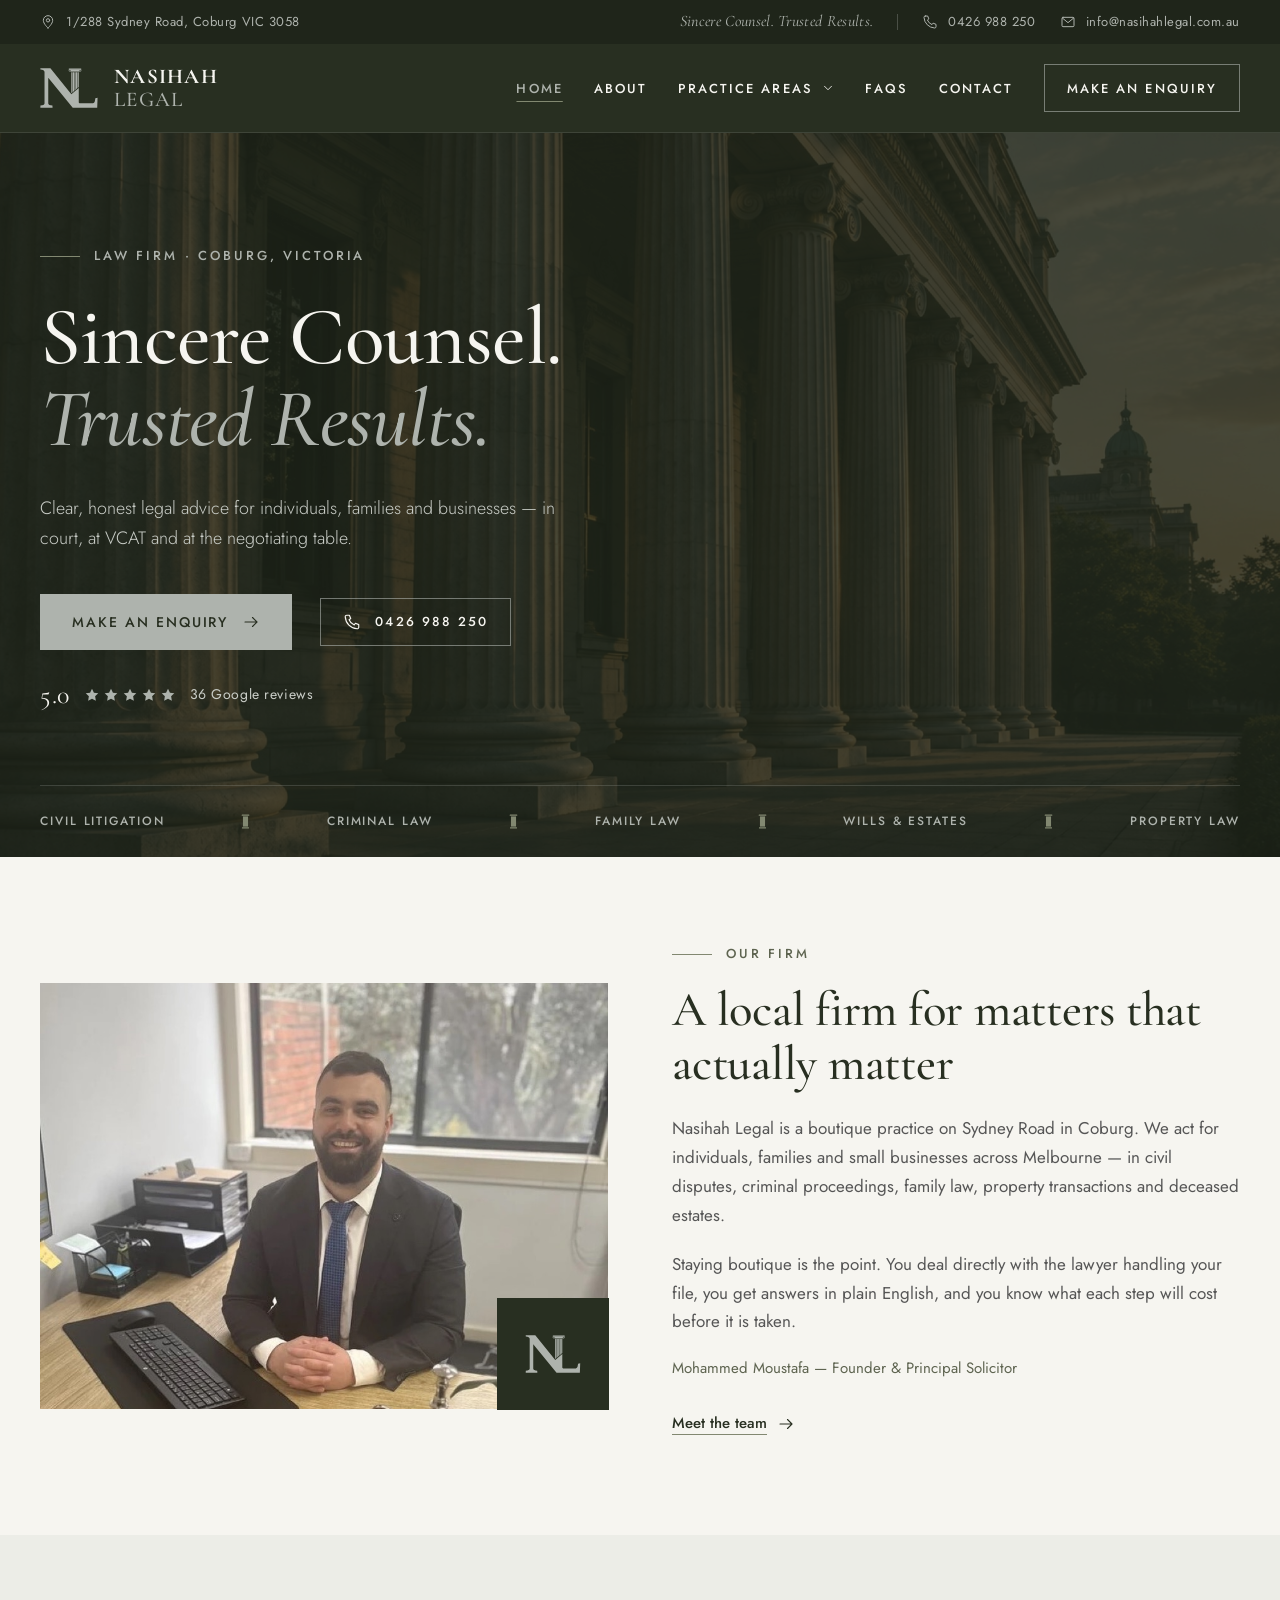
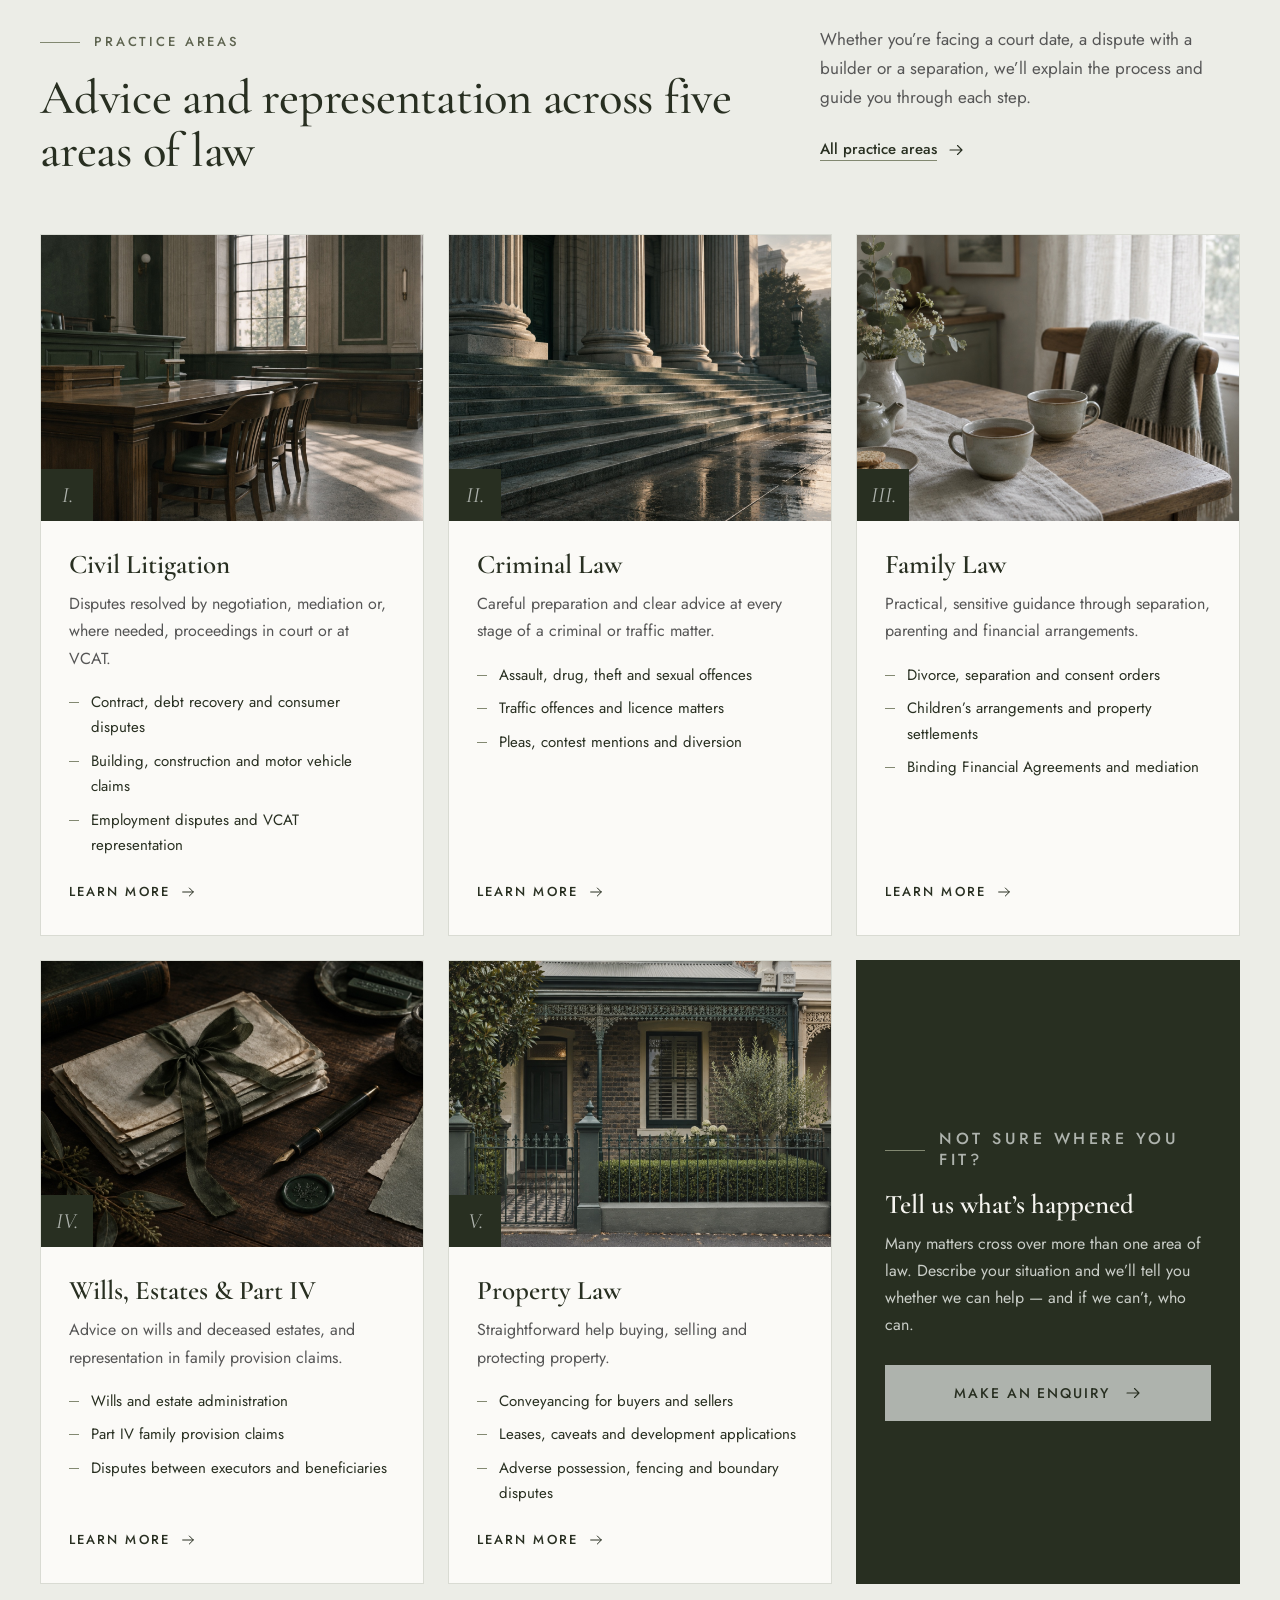
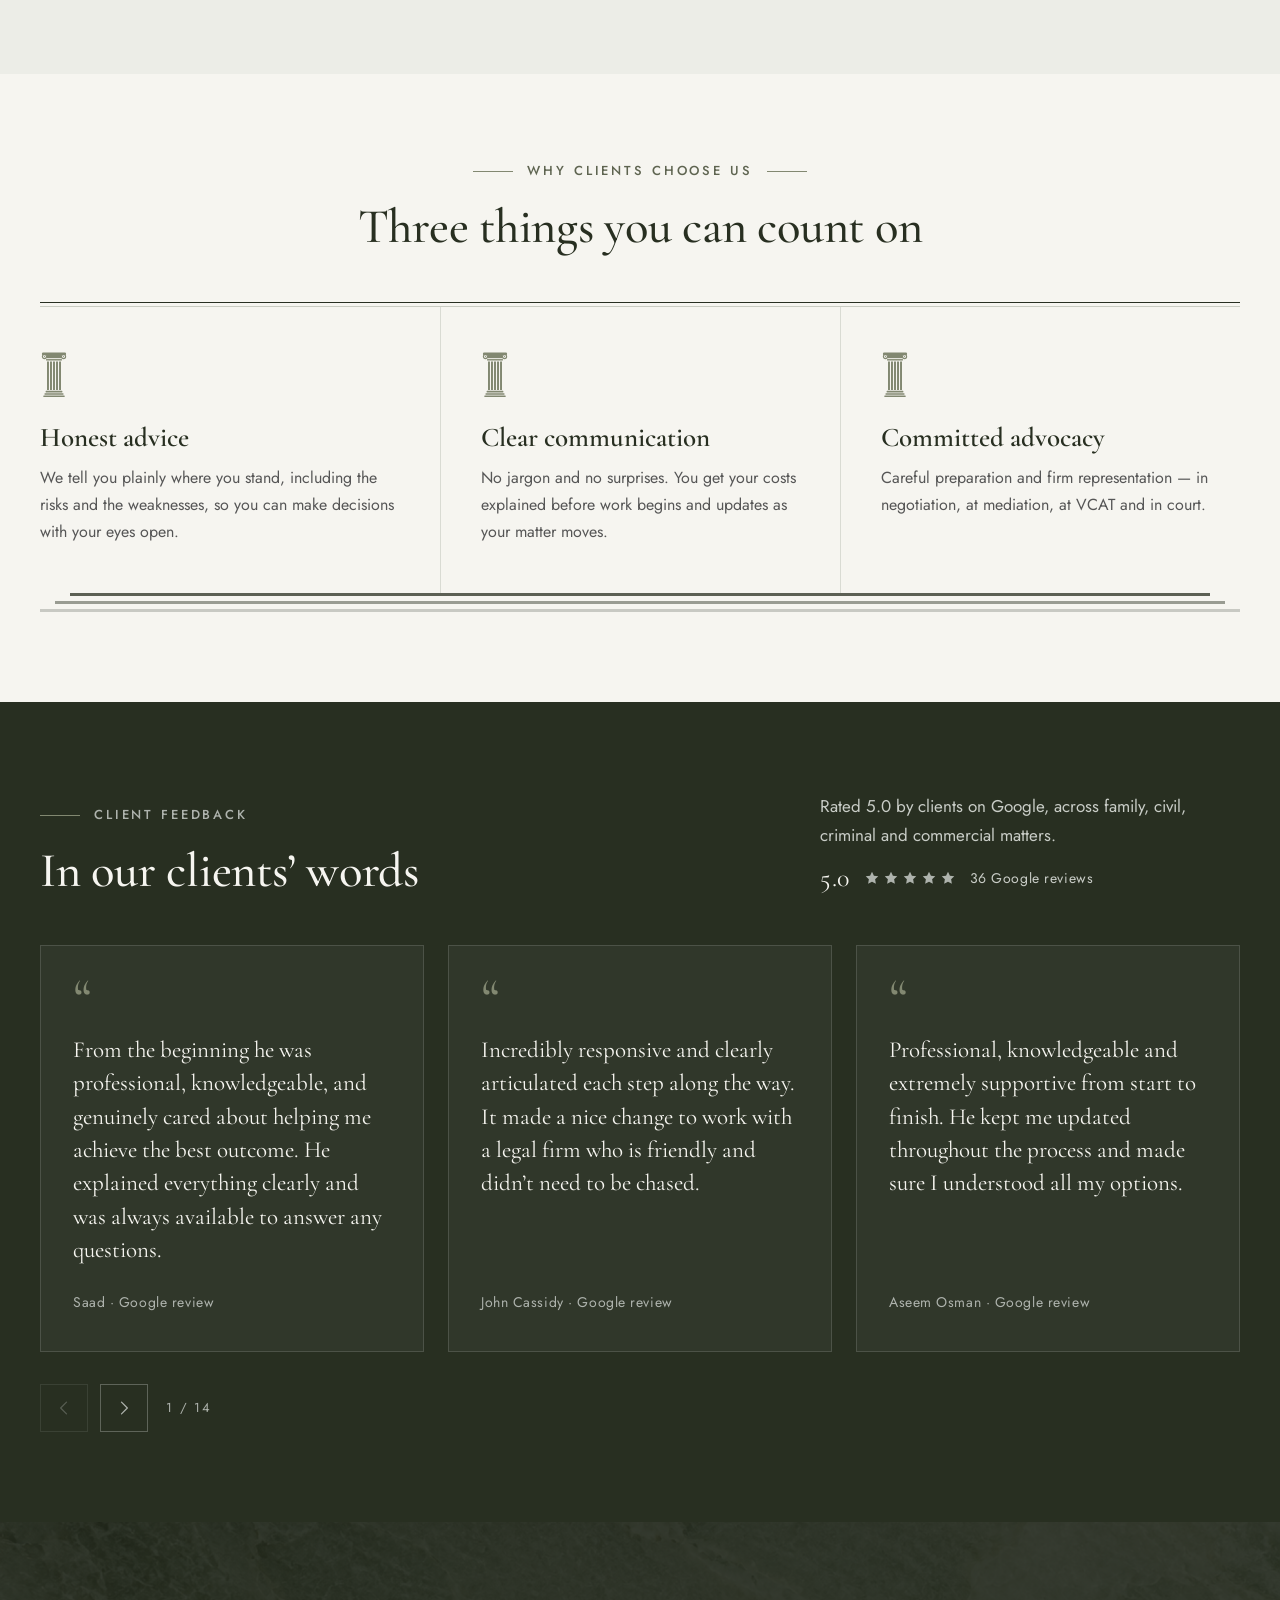
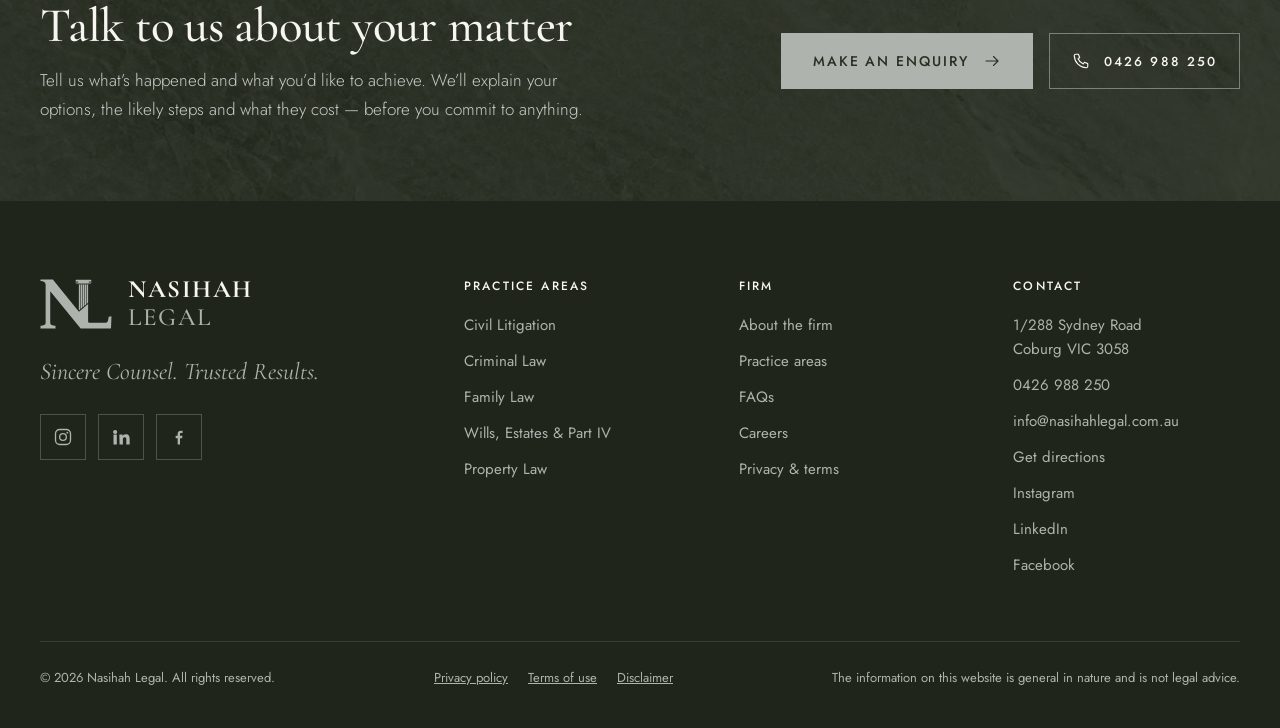
<file: index.html>
<!doctype html>
<html lang="en-AU">
<head>
<meta charset="utf-8">
<meta name="viewport" content="width=device-width, initial-scale=1">
<title>Nasihah Legal | Lawyers in Coburg, Melbourne — Sincere Counsel. Trusted Results.</title>
<meta name="description" content="Nasihah Legal is a Coburg law firm acting in civil litigation, criminal law, family law, wills and estates, and property law across Melbourne and Victoria.">
<meta name="theme-color" content="#282F21">
<meta property="og:site_name" content="Nasihah Legal">
<meta property="og:title" content="Nasihah Legal | Lawyers in Coburg, Melbourne — Sincere Counsel. Trusted Results.">
<meta property="og:description" content="Nasihah Legal is a Coburg law firm acting in civil litigation, criminal law, family law, wills and estates, and property law across Melbourne and Victoria.">
<meta property="og:type" content="website">
<meta property="og:image" content="https://nasihahlegal.com.au/assets/img/social-card.jpg">
<link rel="canonical" href="https://nasihahlegal.com.au/">
<meta property="og:url" content="https://nasihahlegal.com.au/">
<link rel="icon" href="favicon.svg" type="image/svg+xml">
<link rel="preconnect" href="https://fonts.googleapis.com">
<link rel="preconnect" href="https://fonts.gstatic.com" crossorigin>
<link rel="stylesheet" href="https://fonts.googleapis.com/css2?family=Amiri&family=Cormorant+Garamond:ital,wght@0,400;0,500;0,600;0,700;1,400;1,500&family=Jost:wght@300;400;500&display=swap">
<link rel="stylesheet" href="assets/css/site.css">
<script type="application/ld+json">
{
  "@context": "https://schema.org",
  "@type": "LegalService",
  "name": "Nasihah Legal",
  "slogan": "Sincere Counsel. Trusted Results.",
  "description": "Law firm in Coburg, Victoria acting in civil litigation, criminal law, family law, wills and estates, and property law.",
  "telephone": "+61426988250",
  "email": "info@nasihahlegal.com.au",
  "address": {
    "@type": "PostalAddress",
    "streetAddress": "1/288 Sydney Road",
    "addressLocality": "Coburg",
    "addressRegion": "VIC",
    "postalCode": "3058",
    "addressCountry": "AU"
  },
  "areaServed": "Melbourne, Victoria, Australia",
  "sameAs": [
    "https://www.instagram.com/nasihahlegal/",
    "https://www.linkedin.com/company/nasihah-legal/",
    "https://www.facebook.com/people/Nasihah-Legal/61577443514983/"
  ]
}
</script>
</head>
<body>
<a class="skip-link" href="#main">Skip to content</a>
<svg width="0" height="0" style="position:absolute" aria-hidden="true" focusable="false">
  <symbol id="nl-mark" viewBox="350 26 808 556">
    <path fill="currentColor" d="M355 30H495L787 390L890 305V503Q890 515 903 515H1088Q1106 513 1113 492L1121 448L1152 441L1147 578H806L465 160V521Q467 546 523 549L525 578H355L356 549Q411 546 413 521V82Q411 52 356 47Z"/>
    <rect fill="currentColor" x="749" y="32" width="178" height="17" rx="8.5"/>
    <circle cx="768" cy="60" r="14" fill="none" stroke="currentColor" stroke-width="8"/>
    <circle cx="908" cy="60" r="14" fill="none" stroke="currentColor" stroke-width="8"/>
    <circle fill="currentColor" cx="768" cy="60" r="4.5"/>
    <circle fill="currentColor" cx="908" cy="60" r="4.5"/>
    <rect fill="currentColor" x="778" y="46" width="120" height="24"/>
    <rect fill="currentColor" x="780" y="74" width="116" height="7"/>
    <path fill="currentColor" d="M786 85H802V363.6L786 376.8ZM808 85H824V345.5L808 358.7ZM830 85H846V327.3L830 341.5ZM852 85H868V309.2L852 322.4ZM874 85H890V291L874 304.2Z"/>
  </symbol>
  <symbol id="nl-column" viewBox="0 0 60 100">
    <rect fill="currentColor" x="4" y="3" width="52" height="6" rx="3"/>
    <circle cx="9.5" cy="11.5" r="4.4" fill="none" stroke="currentColor" stroke-width="2.4"/>
    <circle cx="50.5" cy="11.5" r="4.4" fill="none" stroke="currentColor" stroke-width="2.4"/>
    <circle fill="currentColor" cx="9.5" cy="11.5" r="1.3"/>
    <circle fill="currentColor" cx="50.5" cy="11.5" r="1.3"/>
    <rect fill="currentColor" x="14" y="8" width="32" height="7"/>
    <rect fill="currentColor" x="13" y="17" width="34" height="3"/>
    <path fill="currentColor" d="M15 22h4.2v61H15zM21.45 22h4.2v61h-4.2zM27.9 22h4.2v61h-4.2zM34.35 22h4.2v61h-4.2zM40.8 22H45v61h-4.2z"/>
    <rect fill="currentColor" x="12" y="85" width="36" height="3.4" rx="1"/>
    <rect fill="currentColor" x="9.5" y="90" width="41" height="3.4" rx="1"/>
    <rect fill="currentColor" x="7" y="95" width="46" height="3.4" rx="1"/>
  </symbol>
  <symbol id="nl-column-mini" viewBox="0 0 60 100">
    <rect fill="currentColor" x="4" y="3" width="52" height="8" rx="3"/>
    <rect fill="currentColor" x="13" y="16" width="34" height="68"/>
    <rect fill="currentColor" x="7" y="88" width="46" height="9" rx="1"/>
  </symbol>
  <symbol id="i-arrow" viewBox="0 0 24 24"><path d="M4 12h16M14 6l6 6-6 6" fill="none" stroke="currentColor" stroke-width="1.5" stroke-linecap="round" stroke-linejoin="round"/></symbol>
  <symbol id="i-external" viewBox="0 0 24 24"><path d="M7 17L17 7M8 7h9v9" fill="none" stroke="currentColor" stroke-width="1.5" stroke-linecap="round" stroke-linejoin="round"/></symbol>
  <symbol id="i-pin" viewBox="0 0 24 24"><g fill="none" stroke="currentColor" stroke-width="1.5" stroke-linecap="round" stroke-linejoin="round"><path d="M12 21s-7-6.2-7-11.5A7 7 0 0 1 19 9.5C19 14.8 12 21 12 21z"/><circle cx="12" cy="9.5" r="2.5"/></g></symbol>
  <symbol id="i-mail" viewBox="0 0 24 24"><g fill="none" stroke="currentColor" stroke-width="1.5" stroke-linecap="round" stroke-linejoin="round"><rect x="3" y="5" width="18" height="14" rx="1.5"/><path d="M3.5 6l8.5 7 8.5-7"/></g></symbol>
  <symbol id="i-phone" viewBox="0 0 24 24"><path d="M5 3h3.5l1.8 4.4-2.2 1.6a12 12 0 0 0 6.9 6.9l1.6-2.2L21 15.5V19a2 2 0 0 1-2.2 2A16.8 16.8 0 0 1 3 5.2 2 2 0 0 1 5 3z" fill="none" stroke="currentColor" stroke-width="1.5" stroke-linecap="round" stroke-linejoin="round"/></symbol>
  <symbol id="i-clock" viewBox="0 0 24 24"><g fill="none" stroke="currentColor" stroke-width="1.5" stroke-linecap="round" stroke-linejoin="round"><circle cx="12" cy="12" r="9"/><path d="M12 7v5.5l3.5 2"/></g></symbol>
  <symbol id="i-chevron" viewBox="0 0 24 24"><path d="M6 9l6 6 6-6" fill="none" stroke="currentColor" stroke-width="1.5" stroke-linecap="round" stroke-linejoin="round"/></symbol>
  <symbol id="i-instagram" viewBox="0 0 24 24"><g fill="none" stroke="currentColor" stroke-width="1.6"><rect x="3" y="3" width="18" height="18" rx="5"/><circle cx="12" cy="12" r="4"/><circle cx="17.2" cy="6.8" r="1.1" fill="currentColor" stroke="none"/></g></symbol>
  <symbol id="i-linkedin" viewBox="0 0 24 24"><path fill="currentColor" d="M4.98 3.5a2.5 2.5 0 1 1 0 5 2.5 2.5 0 0 1 0-5zM3 9h4v12H3zm7 0h3.8v1.7h.05c.53-.95 1.83-1.95 3.76-1.95 4.02 0 4.76 2.5 4.76 5.75V21h-4v-5.6c0-1.33-.02-3.05-1.9-3.05-1.9 0-2.2 1.45-2.2 2.95V21h-4z"/></symbol>
  <symbol id="i-facebook" viewBox="0 0 24 24"><path fill="currentColor" d="M13.2 21v-7.5h2.5l.45-3H13.2V8.6c0-.87.26-1.46 1.5-1.46H16.3V4.47A21 21 0 0 0 14.1 4.35c-2.2 0-3.7 1.34-3.7 3.8v2.35H8v3h2.4V21z"/></symbol>
  <symbol id="i-star" viewBox="0 0 24 24"><path fill="currentColor" d="M12 2.6l2.9 5.9 6.5.9-4.7 4.6 1.1 6.5-5.8-3-5.8 3 1.1-6.5L2.6 9.4l6.5-.9z"/></symbol>
</svg>
<div class="topbar">
  <div class="wrap">
    <div class="topbar__item"><svg aria-hidden="true"><use href="#i-pin"/></svg><span>1/288 Sydney Road, Coburg VIC 3058</span></div>
    <div class="topbar__right">
      <span class="topbar__slogan">Sincere Counsel. Trusted Results.</span>
      <span class="topbar__rule" aria-hidden="true"></span>
      <a class="topbar__item" href="tel:+61426988250"><svg aria-hidden="true"><use href="#i-phone"/></svg><span>0426 988 250</span></a>
      <a class="topbar__item" href="mailto:info@nasihahlegal.com.au"><svg aria-hidden="true"><use href="#i-mail"/></svg><span>info@nasihahlegal.com.au</span></a>
    </div>
  </div>
</div>
<header class="site-header">
  <div class="wrap">
    <a class="brand" href="index.html" aria-label="Nasihah Legal — home">
      <svg class="brand__mark" aria-hidden="true"><use href="#nl-mark"/></svg>
      <span class="brand__word"><b>NASIHAH</b><span>LEGAL</span></span>
    </a>
    <button class="menu-toggle" type="button" aria-expanded="false" aria-controls="site-nav" aria-label="Open menu">
      <svg class="icon-open" viewBox="0 0 24 24" aria-hidden="true"><path d="M4 7h16M4 12h16M9 17h11" fill="none" stroke="currentColor" stroke-width="1.5" stroke-linecap="round"/></svg>
      <svg class="icon-close" viewBox="0 0 24 24" aria-hidden="true"><path d="M6 6l12 12M18 6L6 18" fill="none" stroke="currentColor" stroke-width="1.5" stroke-linecap="round"/></svg>
    </button>
    <nav class="nav" id="site-nav" aria-label="Main">
      <a class="nav__link" href="index.html" aria-current="page">Home</a>
      <a class="nav__link" href="about.html">About</a>
      <div class="nav__group">
        <button class="nav__trigger" type="button" aria-expanded="false" aria-controls="practice-menu">
          <span>Practice Areas</span>
          <svg aria-hidden="true"><use href="#i-chevron"/></svg>
        </button>
        <div class="nav__menu" id="practice-menu" hidden>
          <p class="nav__menu-head">Areas of law</p>
        <a href="civil-litigation.html"><svg aria-hidden="true"><use href="#nl-column-mini"/></svg>Civil Litigation</a>
        <a href="criminal-law.html"><svg aria-hidden="true"><use href="#nl-column-mini"/></svg>Criminal Law</a>
        <a href="family-law.html"><svg aria-hidden="true"><use href="#nl-column-mini"/></svg>Family Law</a>
        <a href="wills-estates.html"><svg aria-hidden="true"><use href="#nl-column-mini"/></svg>Wills, Estates &amp; Part IV</a>
        <a href="property-law.html"><svg aria-hidden="true"><use href="#nl-column-mini"/></svg>Property Law</a>
          <a href="practice-areas.html"><svg aria-hidden="true"><use href="#i-arrow"/></svg>All practice areas</a>
        </div>
      </div>
      <a class="nav__link" href="faqs.html">FAQs</a>
      <a class="nav__link" href="contact.html">Contact</a>
      <a class="btn btn--ghost" href="contact.html#enquiry">Make an enquiry</a>
    </nav>
  </div>
</header>
<main id="main">
<section class="hero">
  <img class="hero__bg" src="assets/img/hero-colonnade.jpg" alt="" aria-hidden="true" fetchpriority="high">
  <div class="hero__scrim" aria-hidden="true"></div>
  <div class="wrap">
    <div class="hero__main">
      <p class="eyebrow eyebrow--light">Law firm · Coburg, Victoria</p>
      <h1>Sincere Counsel.<em>Trusted Results.</em></h1>
      <p class="hero__lead">Clear, honest legal advice for individuals, families and businesses — in court, at VCAT and at the negotiating table.</p>
      <div class="hero__ctas">
        <a class="btn btn--light" href="contact.html#enquiry">Make an enquiry <svg class="arrow" aria-hidden="true"><use href="#i-arrow"/></svg></a>
        <a class="btn btn--ghost" href="tel:+61426988250"><svg class="arrow" aria-hidden="true"><use href="#i-phone"/></svg> 0426 988 250</a>
      </div>
      <a class="rating rating--light" href="https://www.google.com/maps/search/?api=1&amp;query=Nasihah+Legal+Coburg+VIC" target="_blank" rel="noopener"><span class="rating__score">5.0</span><span class="rating__stars" aria-hidden="true"><svg><use href="#i-star"/></svg><svg><use href="#i-star"/></svg><svg><use href="#i-star"/></svg><svg><use href="#i-star"/></svg><svg><use href="#i-star"/></svg></span><span>36 Google reviews</span></a>
    </div>
    <nav class="frieze" aria-label="Practice areas">
      <a href="civil-litigation.html">Civil Litigation</a><svg aria-hidden="true"><use href="#nl-column-mini"/></svg>
      <a href="criminal-law.html">Criminal Law</a><svg aria-hidden="true"><use href="#nl-column-mini"/></svg>
      <a href="family-law.html">Family Law</a><svg aria-hidden="true"><use href="#nl-column-mini"/></svg>
      <a href="wills-estates.html">Wills &amp; Estates</a><svg aria-hidden="true"><use href="#nl-column-mini"/></svg>
      <a href="property-law.html">Property Law</a>
    </nav>
  </div>
</section>

<section class="section">
  <div class="wrap">
    <div class="media-row">
      <div class="media-row__media">
        <img src="assets/img/mohammed-moustafa.jpg" alt="Mohammed Moustafa, Principal Solicitor, at his desk in the Coburg office." loading="lazy" width="900" height="900" style="object-position:center top">
        <span class="frame-mark" aria-hidden="true"><svg><use href="#nl-mark"/></svg></span>
      </div>
      <div class="media-row__body">
        <p class="eyebrow">Our firm</p>
        <h2 class="display">A local firm for matters that actually matter</h2>
        <p>Nasihah Legal is a boutique practice on Sydney Road in Coburg. We act for individuals, families and small businesses across Melbourne — in civil disputes, criminal proceedings, family law, property transactions and deceased estates.</p>
        <p>Staying boutique is the point. You deal directly with the lawyer handling your file, you get answers in plain English, and you know what each step will cost before it is taken.</p>
        <p style="font-size:15px;color:var(--sage-ink)">Mohammed Moustafa — Founder &amp; Principal Solicitor</p>
        <a class="text-link" href="about.html">Meet the team <svg class="arrow" aria-hidden="true"><use href="#i-arrow"/></svg></a>
      </div>
    </div>
  </div>
</section>

<section class="section section--stone">
  <div class="wrap">
    <div class="section-head">
      <div>
        <p class="eyebrow">Practice areas</p>
        <h2 class="display">Advice and representation across five areas of law</h2>
      </div>
      <div class="section-head__aside">
        <p>Whether you’re facing a court date, a dispute with a builder or a separation, we’ll explain the process and guide you through each step.</p>
        <a class="text-link" href="practice-areas.html">All practice areas <svg class="arrow" aria-hidden="true"><use href="#i-arrow"/></svg></a>
      </div>
    </div>

    <div class="grid grid--3" style="margin-top:56px">
      <a class="area-card" href="civil-litigation.html">
        <div class="area-card__img">
          <img src="assets/img/civil-courtroom.jpg" alt="Empty courtroom with timber bar table and soft window light." loading="lazy" width="1400" height="1050">
          <span class="area-card__num" aria-hidden="true">I.</span>
        </div>
        <div class="area-card__body">
          <h3>Civil Litigation</h3>
          <p>Disputes resolved by negotiation, mediation or, where needed, proceedings in court or at VCAT.</p>
          <ul>
            <li>Contract, debt recovery and consumer disputes</li>
            <li>Building, construction and motor vehicle claims</li>
            <li>Employment disputes and VCAT representation</li>
          </ul>
          <span class="area-card__more">Learn more <svg aria-hidden="true"><use href="#i-arrow"/></svg></span>
        </div>
      </a>

      <a class="area-card" href="criminal-law.html">
        <div class="area-card__img">
          <img src="assets/img/criminal-steps.jpg" alt="Stone courthouse steps and column bases in early morning light." loading="lazy" width="1400" height="1050">
          <span class="area-card__num" aria-hidden="true">II.</span>
        </div>
        <div class="area-card__body">
          <h3>Criminal Law</h3>
          <p>Careful preparation and clear advice at every stage of a criminal or traffic matter.</p>
          <ul>
            <li>Assault, drug, theft and sexual offences</li>
            <li>Traffic offences and licence matters</li>
            <li>Pleas, contest mentions and diversion</li>
          </ul>
          <span class="area-card__more">Learn more <svg aria-hidden="true"><use href="#i-arrow"/></svg></span>
        </div>
      </a>

      <a class="area-card" href="family-law.html">
        <div class="area-card__img">
          <img src="assets/img/family-table.jpg" alt="Two cups of tea on a kitchen table in soft morning light." loading="lazy" width="1400" height="1050">
          <span class="area-card__num" aria-hidden="true">III.</span>
        </div>
        <div class="area-card__body">
          <h3>Family Law</h3>
          <p>Practical, sensitive guidance through separation, parenting and financial arrangements.</p>
          <ul>
            <li>Divorce, separation and consent orders</li>
            <li>Children’s arrangements and property settlements</li>
            <li>Binding Financial Agreements and mediation</li>
          </ul>
          <span class="area-card__more">Learn more <svg aria-hidden="true"><use href="#i-arrow"/></svg></span>
        </div>
      </a>

      <a class="area-card" href="wills-estates.html">
        <div class="area-card__img">
          <img src="assets/img/wills-documents.jpg" alt="Aged documents tied with ribbon beside a fountain pen on dark timber." loading="lazy" width="1400" height="1050">
          <span class="area-card__num" aria-hidden="true">IV.</span>
        </div>
        <div class="area-card__body">
          <h3>Wills, Estates &amp; Part IV</h3>
          <p>Advice on wills and deceased estates, and representation in family provision claims.</p>
          <ul>
            <li>Wills and estate administration</li>
            <li>Part IV family provision claims</li>
            <li>Disputes between executors and beneficiaries</li>
          </ul>
          <span class="area-card__more">Learn more <svg aria-hidden="true"><use href="#i-arrow"/></svg></span>
        </div>
      </a>

      <a class="area-card" href="property-law.html">
        <div class="area-card__img">
          <img src="assets/img/property-terrace.jpg" alt="Melbourne terrace facade with iron lacework verandah." loading="lazy" width="1400" height="1050">
          <span class="area-card__num" aria-hidden="true">V.</span>
        </div>
        <div class="area-card__body">
          <h3>Property Law</h3>
          <p>Straightforward help buying, selling and protecting property.</p>
          <ul>
            <li>Conveyancing for buyers and sellers</li>
            <li>Leases, caveats and development applications</li>
            <li>Adverse possession, fencing and boundary disputes</li>
          </ul>
          <span class="area-card__more">Learn more <svg aria-hidden="true"><use href="#i-arrow"/></svg></span>
        </div>
      </a>

      <div class="area-card" style="background:var(--forest);border-color:var(--forest);color:var(--mist)">
        <div class="area-card__body" style="justify-content:center">
          <p class="eyebrow eyebrow--light">Not sure where you fit?</p>
          <h3 style="color:var(--ivory);margin-top:18px">Tell us what’s happened</h3>
          <p style="color:var(--mist-2)">Many matters cross over more than one area of law. Describe your situation and we’ll tell you whether we can help — and if we can’t, who can.</p>
          <a class="btn btn--light" style="margin-top:26px" href="contact.html#enquiry">Make an enquiry <svg class="arrow" aria-hidden="true"><use href="#i-arrow"/></svg></a>
        </div>
      </div>
    </div>
  </div>
</section>

<section class="section">
  <div class="wrap">
    <div class="section-head section-head--center" style="margin-bottom:48px">
      <div>
        <p class="eyebrow eyebrow--center">Why clients choose us</p>
        <h2 class="display">Three things you can count on</h2>
      </div>
    </div>
    <div class="portico">
      <div class="portico__entablature" aria-hidden="true"></div>
      <div class="pillars">
        <div class="pillar">
          <svg aria-hidden="true"><use href="#nl-column"/></svg>
          <h3>Honest advice</h3>
          <p>We tell you plainly where you stand, including the risks and the weaknesses, so you can make decisions with your eyes open.</p>
        </div>
        <div class="pillar">
          <svg aria-hidden="true"><use href="#nl-column"/></svg>
          <h3>Clear communication</h3>
          <p>No jargon and no surprises. You get your costs explained before work begins and updates as your matter moves.</p>
        </div>
        <div class="pillar">
          <svg aria-hidden="true"><use href="#nl-column"/></svg>
          <h3>Committed advocacy</h3>
          <p>Careful preparation and firm representation — in negotiation, at mediation, at VCAT and in court.</p>
        </div>
      </div>
      <div class="stylobate stylobate--1" aria-hidden="true"></div>
      <div class="stylobate stylobate--2" aria-hidden="true"></div>
      <div class="stylobate stylobate--3" aria-hidden="true"></div>
    </div>
  </div>
</section>

<!-- =====================================================================
     TESTIMONIALS — excerpts from the firm's public Google reviews.
     Keep quotes accurate; update the review count in build/rating as it grows.
     ===================================================================== -->
<section class="section section--forest">
  <div class="wrap">
    <div class="section-head">
      <div>
        <p class="eyebrow eyebrow--light">Client feedback</p>
        <h2 class="display">In our clients’ words</h2>
      </div>
      <div class="section-head__aside">
        <p style="color:var(--mist-2)">Rated 5.0 by clients on Google, across family, civil, criminal and commercial matters.</p>
        <a class="rating rating--light" href="https://www.google.com/maps/search/?api=1&amp;query=Nasihah+Legal+Coburg+VIC" target="_blank" rel="noopener"><span class="rating__score">5.0</span><span class="rating__stars" aria-hidden="true"><svg><use href="#i-star"/></svg><svg><use href="#i-star"/></svg><svg><use href="#i-star"/></svg><svg><use href="#i-star"/></svg><svg><use href="#i-star"/></svg></span><span>36 Google reviews</span></a>
      </div>
    </div>
    <div class="reviews reviews--light" data-carousel>
      <div class="reviews__track" tabindex="0" role="group" aria-label="Client reviews, scrollable">
        <figure class="quote">
          <span class="quote__mark" aria-hidden="true">&ldquo;</span>
          <blockquote>From the beginning he was professional, knowledgeable, and genuinely cared about helping me achieve the best outcome. He explained everything clearly and was always available to answer any questions.</blockquote>
          <figcaption>Saad · Google review</figcaption>
        </figure>
        <figure class="quote">
          <span class="quote__mark" aria-hidden="true">&ldquo;</span>
          <blockquote>Incredibly responsive and clearly articulated each step along the way. It made a nice change to work with a legal firm who is friendly and didn’t need to be chased.</blockquote>
          <figcaption>John Cassidy · Google review</figcaption>
        </figure>
        <figure class="quote">
          <span class="quote__mark" aria-hidden="true">&ldquo;</span>
          <blockquote>Professional, knowledgeable and extremely supportive from start to finish. He kept me updated throughout the process and made sure I understood all my options.</blockquote>
          <figcaption>Aseem Osman · Google review</figcaption>
        </figure>
        <figure class="quote">
          <span class="quote__mark" aria-hidden="true">&ldquo;</span>
          <blockquote>He resolved my matter in a timely manner and always responded promptly to any questions I had. During a very stressful time, he made me feel like a priority.</blockquote>
          <figcaption>Mariam Omar · Google review</figcaption>
        </figure>
        <figure class="quote">
          <span class="quote__mark" aria-hidden="true">&ldquo;</span>
          <blockquote>He took the time to explain everything in detail, making complex legal matters easy to understand. His guidance gave me clarity and confidence.</blockquote>
          <figcaption>Daniela Bustamante Osorio · Google review</figcaption>
        </figure>
        <figure class="quote">
          <span class="quote__mark" aria-hidden="true">&ldquo;</span>
          <blockquote>Mohammed was honest, upfront and explained how he could help me — and he took my case when no one else would. He made sure I was safe and negotiated far more than I expected.</blockquote>
          <figcaption>Kylie · Google review</figcaption>
        </figure>
        <figure class="quote">
          <span class="quote__mark" aria-hidden="true">&ldquo;</span>
          <blockquote>Honest, upfront and transparent. He guided me through a difficult and complex legal process and was a great advocate for me at court.</blockquote>
          <figcaption>Ayman Taleb · Google review</figcaption>
        </figure>
        <figure class="quote">
          <span class="quote__mark" aria-hidden="true">&ldquo;</span>
          <blockquote>Needed business law advice and contracts. They helped me throughout the entire process, answered my many questions, and were always on time if not quicker than expected.</blockquote>
          <figcaption>othman katbi · Google review</figcaption>
        </figure>
        <figure class="quote">
          <span class="quote__mark" aria-hidden="true">&ldquo;</span>
          <blockquote>Easy to deal with, kept us updated the whole time, and made everything feel simple and stress-free. Appreciate how smooth it all went.</blockquote>
          <figcaption>Manal Abedallatif · Google review</figcaption>
        </figure>
        <figure class="quote">
          <span class="quote__mark" aria-hidden="true">&ldquo;</span>
          <blockquote>From the first consultation they were professional, taking the time to understand my situation and clearly explaining all my options. What stood out most was their honesty.</blockquote>
          <figcaption>Adam Gamble · Google review</figcaption>
        </figure>
        <figure class="quote">
          <span class="quote__mark" aria-hidden="true">&ldquo;</span>
          <blockquote>Very helpful and very attentive to our needs. Highly recommend, can’t get any better — and the price, very affordable.</blockquote>
          <figcaption>Samiya Snow · Google review</figcaption>
        </figure>
        <figure class="quote">
          <span class="quote__mark" aria-hidden="true">&ldquo;</span>
          <blockquote>Professional service, professional advice, always on time. Mohammed and his team were excellent to work with.</blockquote>
          <figcaption>Mary Greensmith · Google review</figcaption>
        </figure>
        <figure class="quote">
          <span class="quote__mark" aria-hidden="true">&ldquo;</span>
          <blockquote>Efficient, honest and professional. Highly recommend.</blockquote>
          <figcaption>Pure Line Plumbing · Google review</figcaption>
        </figure>
        <figure class="quote">
          <span class="quote__mark" aria-hidden="true">&ldquo;</span>
          <blockquote>Guided me through a difficult situation with expertise and care. Everything worked out better than I could have hoped.</blockquote>
          <figcaption>Isaac Saad · Google review</figcaption>
        </figure>
      </div>
      <div class="reviews__nav">
        <button class="reviews__btn" type="button" data-carousel-prev aria-label="Previous reviews">
          <svg aria-hidden="true" viewBox="0 0 24 24"><path d="M15 5l-7 7 7 7" fill="none" stroke="currentColor" stroke-width="1.5" stroke-linecap="round" stroke-linejoin="round"/></svg>
        </button>
        <button class="reviews__btn" type="button" data-carousel-next aria-label="More reviews">
          <svg aria-hidden="true" viewBox="0 0 24 24"><path d="M9 5l7 7-7 7" fill="none" stroke="currentColor" stroke-width="1.5" stroke-linecap="round" stroke-linejoin="round"/></svg>
        </button>
        <span class="reviews__count" data-carousel-count>1 / 14</span>
      </div>
    </div>
    </div>
</section>

<section class="cta-band">
  <img class="cta-band__bg" src="assets/img/stone-texture.jpg" alt="" aria-hidden="true" loading="lazy">
  <div class="cta-band__scrim" aria-hidden="true"></div>
  <div class="wrap">
    <div>
      <h2 class="display display--light">Talk to us about your matter</h2>
      <p>Tell us what’s happened and what you’d like to achieve. We’ll explain your options, the likely steps and what they cost — before you commit to anything.</p>
    </div>
    <div class="cta-band__actions">
      <a class="btn btn--light" href="contact.html#enquiry">Make an enquiry <svg class="arrow" aria-hidden="true"><use href="#i-arrow"/></svg></a>
      <a class="btn btn--ghost" href="tel:+61426988250"><svg class="arrow" aria-hidden="true"><use href="#i-phone"/></svg> 0426 988 250</a>
    </div>
  </div>
</section>

</main>
<footer class="site-footer">
  <div class="wrap">
    <div class="footer__top">
      <div class="footer__brand">
        <a class="brand" href="index.html" aria-label="Nasihah Legal — home">
          <svg class="brand__mark" aria-hidden="true"><use href="#nl-mark"/></svg>
          <span class="brand__word"><b>NASIHAH</b><span>LEGAL</span></span>
        </a>
        <p class="footer__slogan">Sincere Counsel. Trusted Results.</p>
        <div class="socials">
          <a href="https://www.instagram.com/nasihahlegal/" target="_blank" rel="noopener" aria-label="Nasihah Legal on Instagram"><svg aria-hidden="true"><use href="#i-instagram"/></svg></a>
          <a href="https://www.linkedin.com/company/nasihah-legal/" target="_blank" rel="noopener" aria-label="Nasihah Legal on LinkedIn"><svg aria-hidden="true"><use href="#i-linkedin"/></svg></a>
          <a href="https://www.facebook.com/people/Nasihah-Legal/61577443514983/" target="_blank" rel="noopener" aria-label="Nasihah Legal on Facebook"><svg aria-hidden="true"><use href="#i-facebook"/></svg></a>
        </div>
      </div>
      <div class="footer__cols">
        <div class="footer__col">
          <h2>Practice areas</h2>
          <a href="civil-litigation.html">Civil Litigation</a>
          <a href="criminal-law.html">Criminal Law</a>
          <a href="family-law.html">Family Law</a>
          <a href="wills-estates.html">Wills, Estates &amp; Part IV</a>
          <a href="property-law.html">Property Law</a>
        </div>
        <div class="footer__col">
          <h2>Firm</h2>
          <a href="about.html">About the firm</a>
          <a href="practice-areas.html">Practice areas</a>
          <a href="faqs.html">FAQs</a>
          <a href="careers.html">Careers</a>
          <a href="privacy-terms.html">Privacy &amp; terms</a>
        </div>
        <div class="footer__col">
          <h2>Contact</h2>
          <span>1/288 Sydney Road<br>Coburg VIC 3058</span>
          <a href="tel:+61426988250">0426 988 250</a>
          <a href="mailto:info@nasihahlegal.com.au">info@nasihahlegal.com.au</a>
          <a href="https://www.google.com/maps/search/?api=1&amp;query=1%2F288+Sydney+Road+Coburg+VIC+3058" target="_blank" rel="noopener">Get directions</a>
          <a href="https://www.instagram.com/nasihahlegal/" target="_blank" rel="noopener">Instagram</a>
          <a href="https://www.linkedin.com/company/nasihah-legal/" target="_blank" rel="noopener">LinkedIn</a>
          <a href="https://www.facebook.com/people/Nasihah-Legal/61577443514983/" target="_blank" rel="noopener">Facebook</a>
        </div>
      </div>
    </div>
    <div class="footer__bottom">
      <span>&copy; <span data-year>2026</span> Nasihah Legal. All rights reserved.</span>
      <nav aria-label="Legal">
        <a href="privacy-terms.html">Privacy policy</a>
        <a href="privacy-terms.html#terms">Terms of use</a>
        <a href="privacy-terms.html#disclaimer">Disclaimer</a>
      </nav>
      <span>The information on this website is general in nature and is not legal advice.</span>
    </div>
  </div>
</footer>
<script src="assets/js/site.js" defer></script>
</body>
</html>
</file>
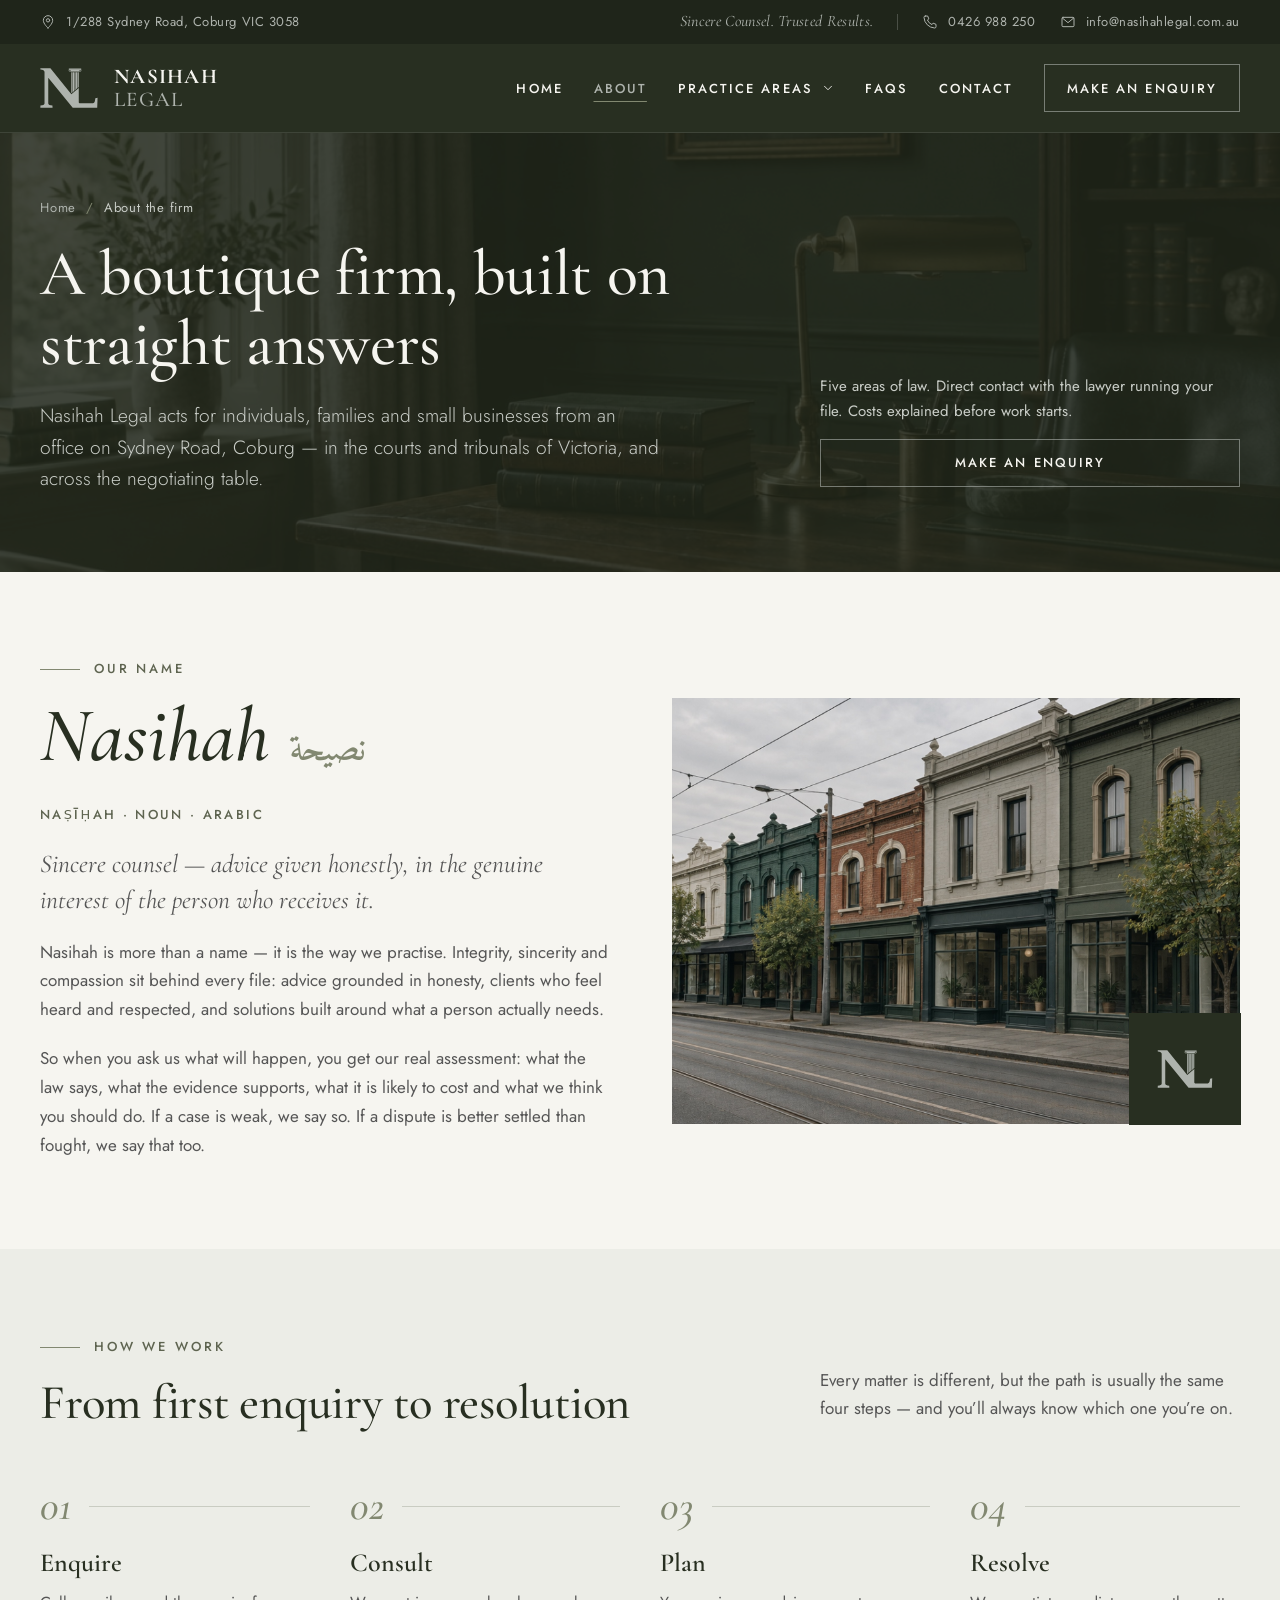
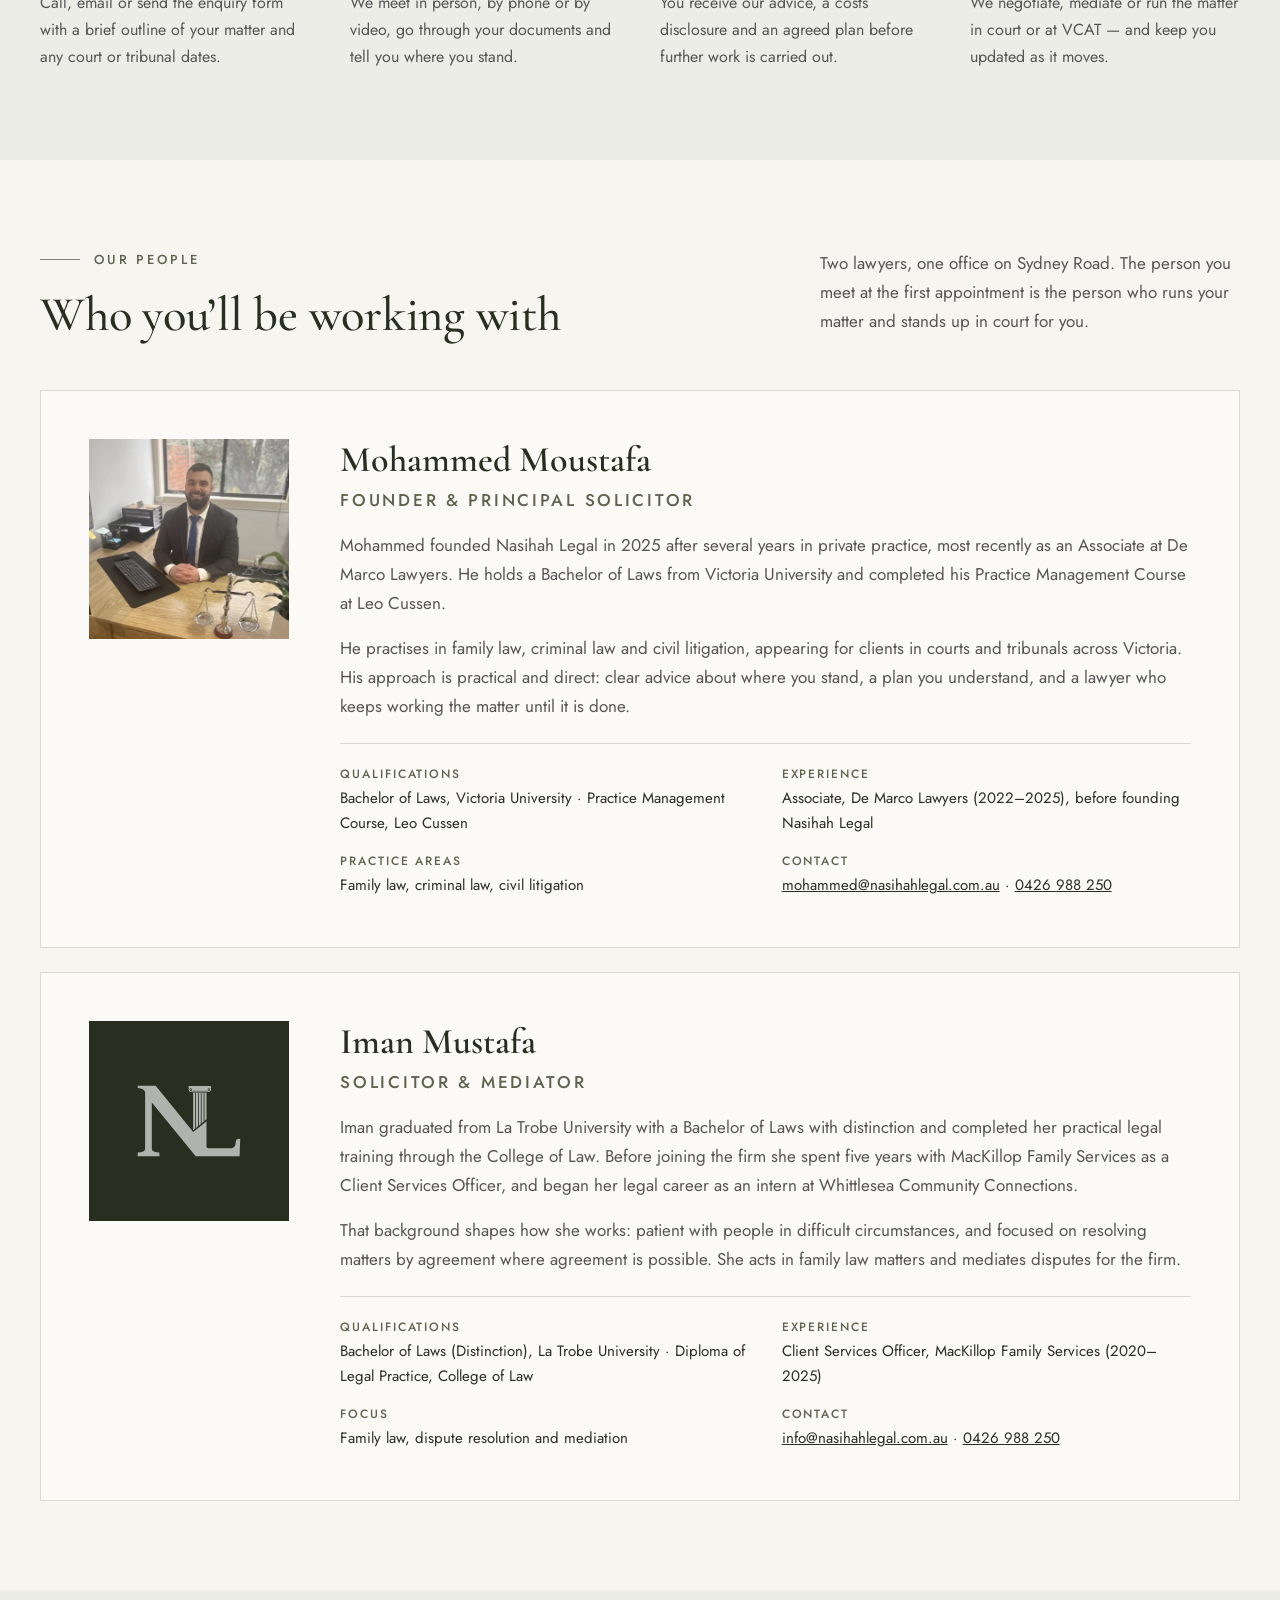
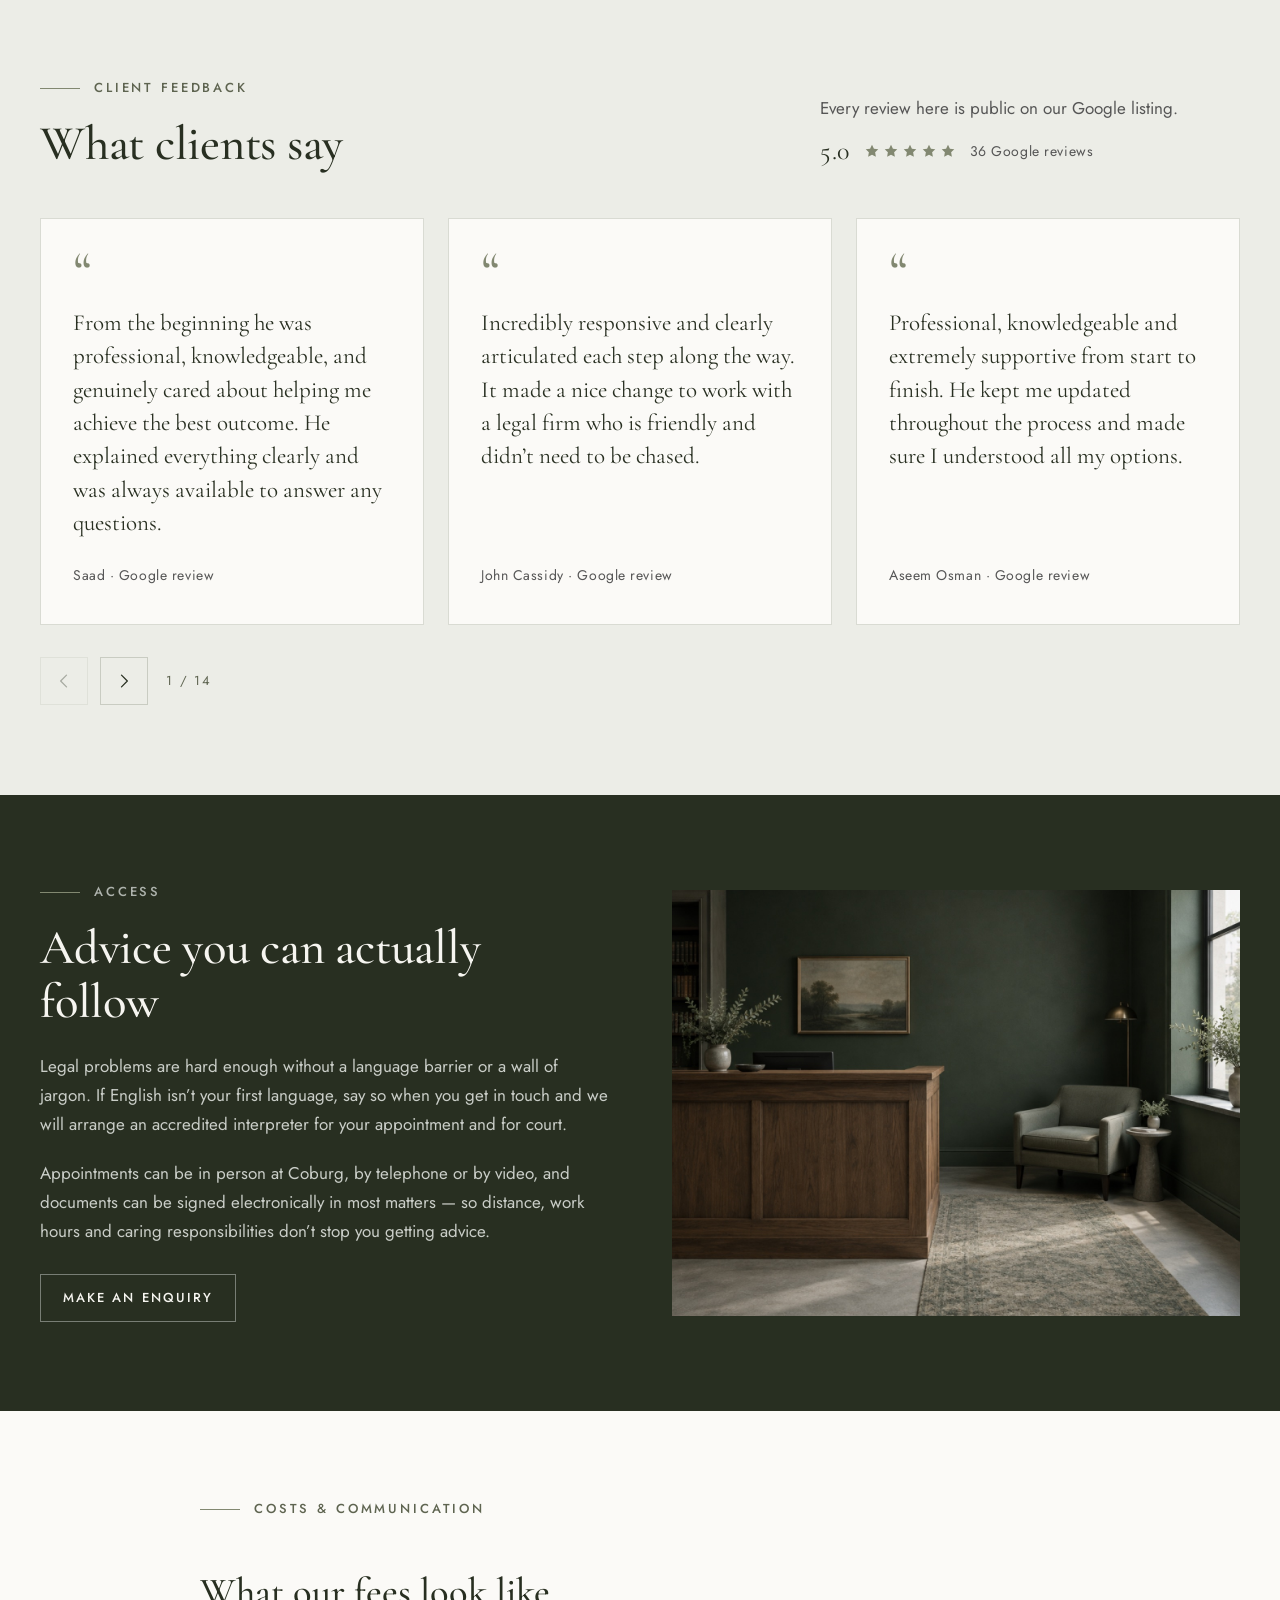
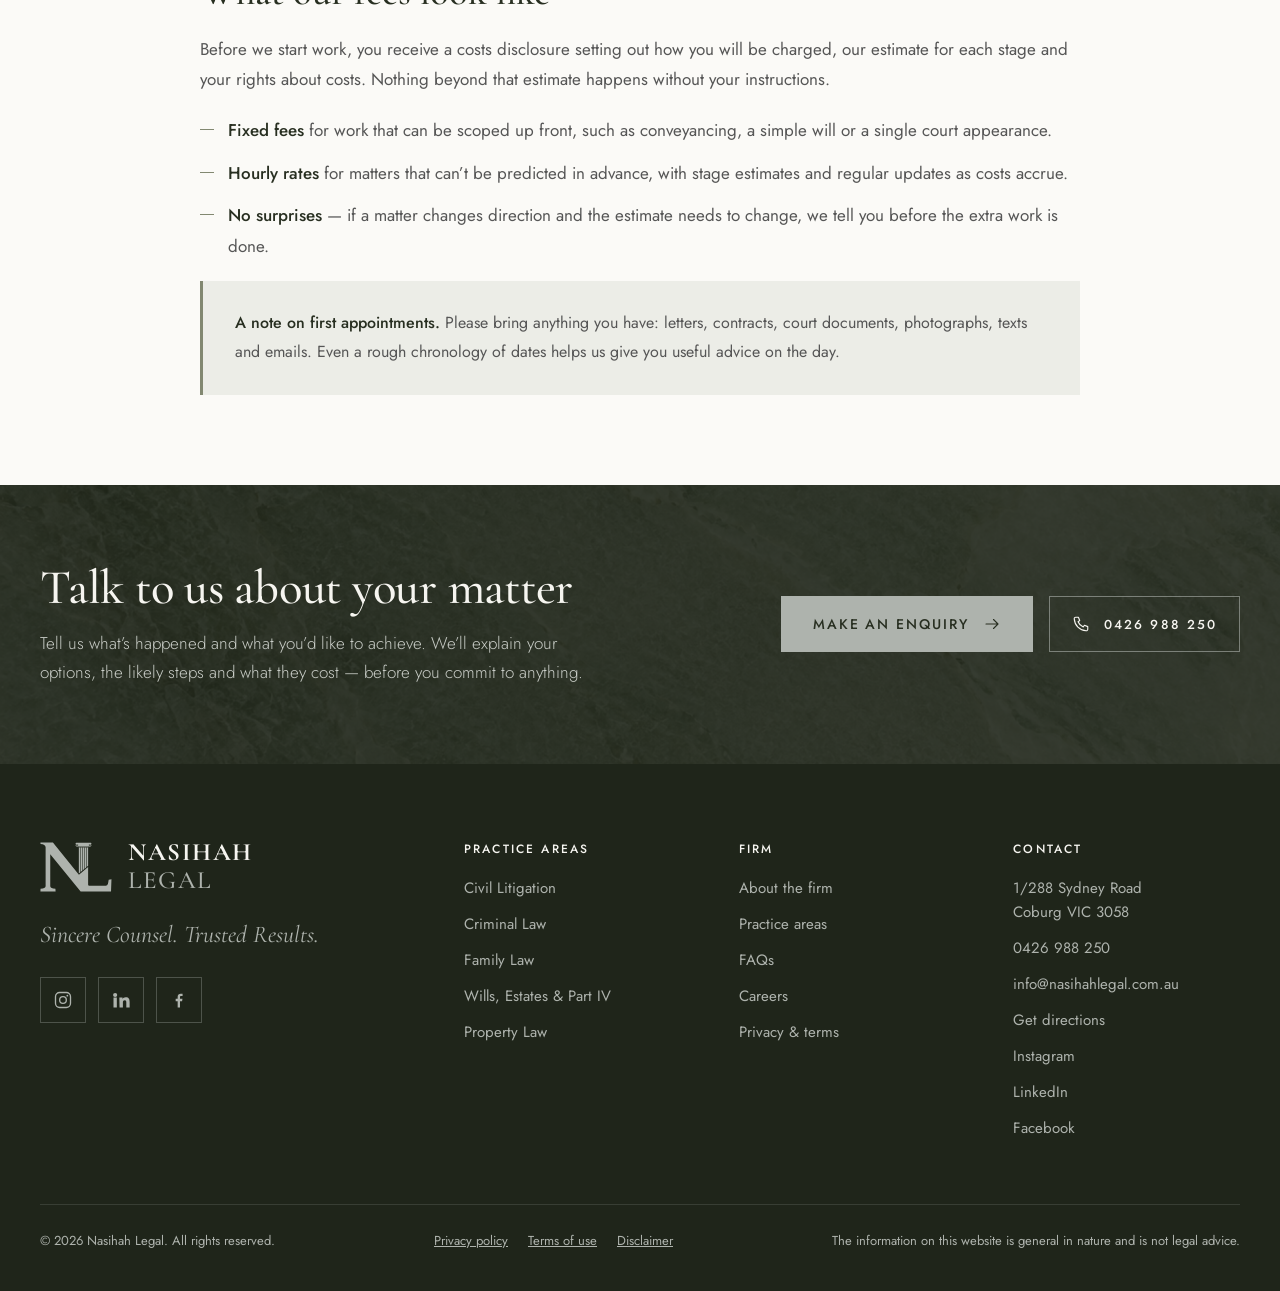
<file: about.html>
<!doctype html>
<html lang="en-AU">
<head>
<meta charset="utf-8">
<meta name="viewport" content="width=device-width, initial-scale=1">
<title>About the firm | Nasihah Legal</title>
<meta name="description" content="Meet Nasihah Legal — a boutique Coburg law firm built on honest advice, plain-English communication and careful preparation. Our people, languages and approach.">
<meta name="theme-color" content="#282F21">
<meta property="og:site_name" content="Nasihah Legal">
<meta property="og:title" content="About the firm | Nasihah Legal">
<meta property="og:description" content="Meet Nasihah Legal — a boutique Coburg law firm built on honest advice, plain-English communication and careful preparation. Our people, languages and approach.">
<meta property="og:type" content="website">
<meta property="og:image" content="https://nasihahlegal.com.au/assets/img/social-card.jpg">
<link rel="canonical" href="https://nasihahlegal.com.au/about.html">
<meta property="og:url" content="https://nasihahlegal.com.au/about.html">
<link rel="icon" href="favicon.svg" type="image/svg+xml">
<link rel="preconnect" href="https://fonts.googleapis.com">
<link rel="preconnect" href="https://fonts.gstatic.com" crossorigin>
<link rel="stylesheet" href="https://fonts.googleapis.com/css2?family=Amiri&family=Cormorant+Garamond:ital,wght@0,400;0,500;0,600;0,700;1,400;1,500&family=Jost:wght@300;400;500&display=swap">
<link rel="stylesheet" href="assets/css/site.css">

</head>
<body>
<a class="skip-link" href="#main">Skip to content</a>
<svg width="0" height="0" style="position:absolute" aria-hidden="true" focusable="false">
  <symbol id="nl-mark" viewBox="350 26 808 556">
    <path fill="currentColor" d="M355 30H495L787 390L890 305V503Q890 515 903 515H1088Q1106 513 1113 492L1121 448L1152 441L1147 578H806L465 160V521Q467 546 523 549L525 578H355L356 549Q411 546 413 521V82Q411 52 356 47Z"/>
    <rect fill="currentColor" x="749" y="32" width="178" height="17" rx="8.5"/>
    <circle cx="768" cy="60" r="14" fill="none" stroke="currentColor" stroke-width="8"/>
    <circle cx="908" cy="60" r="14" fill="none" stroke="currentColor" stroke-width="8"/>
    <circle fill="currentColor" cx="768" cy="60" r="4.5"/>
    <circle fill="currentColor" cx="908" cy="60" r="4.5"/>
    <rect fill="currentColor" x="778" y="46" width="120" height="24"/>
    <rect fill="currentColor" x="780" y="74" width="116" height="7"/>
    <path fill="currentColor" d="M786 85H802V363.6L786 376.8ZM808 85H824V345.5L808 358.7ZM830 85H846V327.3L830 341.5ZM852 85H868V309.2L852 322.4ZM874 85H890V291L874 304.2Z"/>
  </symbol>
  <symbol id="nl-column" viewBox="0 0 60 100">
    <rect fill="currentColor" x="4" y="3" width="52" height="6" rx="3"/>
    <circle cx="9.5" cy="11.5" r="4.4" fill="none" stroke="currentColor" stroke-width="2.4"/>
    <circle cx="50.5" cy="11.5" r="4.4" fill="none" stroke="currentColor" stroke-width="2.4"/>
    <circle fill="currentColor" cx="9.5" cy="11.5" r="1.3"/>
    <circle fill="currentColor" cx="50.5" cy="11.5" r="1.3"/>
    <rect fill="currentColor" x="14" y="8" width="32" height="7"/>
    <rect fill="currentColor" x="13" y="17" width="34" height="3"/>
    <path fill="currentColor" d="M15 22h4.2v61H15zM21.45 22h4.2v61h-4.2zM27.9 22h4.2v61h-4.2zM34.35 22h4.2v61h-4.2zM40.8 22H45v61h-4.2z"/>
    <rect fill="currentColor" x="12" y="85" width="36" height="3.4" rx="1"/>
    <rect fill="currentColor" x="9.5" y="90" width="41" height="3.4" rx="1"/>
    <rect fill="currentColor" x="7" y="95" width="46" height="3.4" rx="1"/>
  </symbol>
  <symbol id="nl-column-mini" viewBox="0 0 60 100">
    <rect fill="currentColor" x="4" y="3" width="52" height="8" rx="3"/>
    <rect fill="currentColor" x="13" y="16" width="34" height="68"/>
    <rect fill="currentColor" x="7" y="88" width="46" height="9" rx="1"/>
  </symbol>
  <symbol id="i-arrow" viewBox="0 0 24 24"><path d="M4 12h16M14 6l6 6-6 6" fill="none" stroke="currentColor" stroke-width="1.5" stroke-linecap="round" stroke-linejoin="round"/></symbol>
  <symbol id="i-external" viewBox="0 0 24 24"><path d="M7 17L17 7M8 7h9v9" fill="none" stroke="currentColor" stroke-width="1.5" stroke-linecap="round" stroke-linejoin="round"/></symbol>
  <symbol id="i-pin" viewBox="0 0 24 24"><g fill="none" stroke="currentColor" stroke-width="1.5" stroke-linecap="round" stroke-linejoin="round"><path d="M12 21s-7-6.2-7-11.5A7 7 0 0 1 19 9.5C19 14.8 12 21 12 21z"/><circle cx="12" cy="9.5" r="2.5"/></g></symbol>
  <symbol id="i-mail" viewBox="0 0 24 24"><g fill="none" stroke="currentColor" stroke-width="1.5" stroke-linecap="round" stroke-linejoin="round"><rect x="3" y="5" width="18" height="14" rx="1.5"/><path d="M3.5 6l8.5 7 8.5-7"/></g></symbol>
  <symbol id="i-phone" viewBox="0 0 24 24"><path d="M5 3h3.5l1.8 4.4-2.2 1.6a12 12 0 0 0 6.9 6.9l1.6-2.2L21 15.5V19a2 2 0 0 1-2.2 2A16.8 16.8 0 0 1 3 5.2 2 2 0 0 1 5 3z" fill="none" stroke="currentColor" stroke-width="1.5" stroke-linecap="round" stroke-linejoin="round"/></symbol>
  <symbol id="i-clock" viewBox="0 0 24 24"><g fill="none" stroke="currentColor" stroke-width="1.5" stroke-linecap="round" stroke-linejoin="round"><circle cx="12" cy="12" r="9"/><path d="M12 7v5.5l3.5 2"/></g></symbol>
  <symbol id="i-chevron" viewBox="0 0 24 24"><path d="M6 9l6 6 6-6" fill="none" stroke="currentColor" stroke-width="1.5" stroke-linecap="round" stroke-linejoin="round"/></symbol>
  <symbol id="i-instagram" viewBox="0 0 24 24"><g fill="none" stroke="currentColor" stroke-width="1.6"><rect x="3" y="3" width="18" height="18" rx="5"/><circle cx="12" cy="12" r="4"/><circle cx="17.2" cy="6.8" r="1.1" fill="currentColor" stroke="none"/></g></symbol>
  <symbol id="i-linkedin" viewBox="0 0 24 24"><path fill="currentColor" d="M4.98 3.5a2.5 2.5 0 1 1 0 5 2.5 2.5 0 0 1 0-5zM3 9h4v12H3zm7 0h3.8v1.7h.05c.53-.95 1.83-1.95 3.76-1.95 4.02 0 4.76 2.5 4.76 5.75V21h-4v-5.6c0-1.33-.02-3.05-1.9-3.05-1.9 0-2.2 1.45-2.2 2.95V21h-4z"/></symbol>
  <symbol id="i-facebook" viewBox="0 0 24 24"><path fill="currentColor" d="M13.2 21v-7.5h2.5l.45-3H13.2V8.6c0-.87.26-1.46 1.5-1.46H16.3V4.47A21 21 0 0 0 14.1 4.35c-2.2 0-3.7 1.34-3.7 3.8v2.35H8v3h2.4V21z"/></symbol>
  <symbol id="i-star" viewBox="0 0 24 24"><path fill="currentColor" d="M12 2.6l2.9 5.9 6.5.9-4.7 4.6 1.1 6.5-5.8-3-5.8 3 1.1-6.5L2.6 9.4l6.5-.9z"/></symbol>
</svg>
<div class="topbar">
  <div class="wrap">
    <div class="topbar__item"><svg aria-hidden="true"><use href="#i-pin"/></svg><span>1/288 Sydney Road, Coburg VIC 3058</span></div>
    <div class="topbar__right">
      <span class="topbar__slogan">Sincere Counsel. Trusted Results.</span>
      <span class="topbar__rule" aria-hidden="true"></span>
      <a class="topbar__item" href="tel:+61426988250"><svg aria-hidden="true"><use href="#i-phone"/></svg><span>0426 988 250</span></a>
      <a class="topbar__item" href="mailto:info@nasihahlegal.com.au"><svg aria-hidden="true"><use href="#i-mail"/></svg><span>info@nasihahlegal.com.au</span></a>
    </div>
  </div>
</div>
<header class="site-header">
  <div class="wrap">
    <a class="brand" href="index.html" aria-label="Nasihah Legal — home">
      <svg class="brand__mark" aria-hidden="true"><use href="#nl-mark"/></svg>
      <span class="brand__word"><b>NASIHAH</b><span>LEGAL</span></span>
    </a>
    <button class="menu-toggle" type="button" aria-expanded="false" aria-controls="site-nav" aria-label="Open menu">
      <svg class="icon-open" viewBox="0 0 24 24" aria-hidden="true"><path d="M4 7h16M4 12h16M9 17h11" fill="none" stroke="currentColor" stroke-width="1.5" stroke-linecap="round"/></svg>
      <svg class="icon-close" viewBox="0 0 24 24" aria-hidden="true"><path d="M6 6l12 12M18 6L6 18" fill="none" stroke="currentColor" stroke-width="1.5" stroke-linecap="round"/></svg>
    </button>
    <nav class="nav" id="site-nav" aria-label="Main">
      <a class="nav__link" href="index.html">Home</a>
      <a class="nav__link" href="about.html" aria-current="page">About</a>
      <div class="nav__group">
        <button class="nav__trigger" type="button" aria-expanded="false" aria-controls="practice-menu">
          <span>Practice Areas</span>
          <svg aria-hidden="true"><use href="#i-chevron"/></svg>
        </button>
        <div class="nav__menu" id="practice-menu" hidden>
          <p class="nav__menu-head">Areas of law</p>
        <a href="civil-litigation.html"><svg aria-hidden="true"><use href="#nl-column-mini"/></svg>Civil Litigation</a>
        <a href="criminal-law.html"><svg aria-hidden="true"><use href="#nl-column-mini"/></svg>Criminal Law</a>
        <a href="family-law.html"><svg aria-hidden="true"><use href="#nl-column-mini"/></svg>Family Law</a>
        <a href="wills-estates.html"><svg aria-hidden="true"><use href="#nl-column-mini"/></svg>Wills, Estates &amp; Part IV</a>
        <a href="property-law.html"><svg aria-hidden="true"><use href="#nl-column-mini"/></svg>Property Law</a>
          <a href="practice-areas.html"><svg aria-hidden="true"><use href="#i-arrow"/></svg>All practice areas</a>
        </div>
      </div>
      <a class="nav__link" href="faqs.html">FAQs</a>
      <a class="nav__link" href="contact.html">Contact</a>
      <a class="btn btn--ghost" href="contact.html#enquiry">Make an enquiry</a>
    </nav>
  </div>
</header>
<main id="main">
<section class="page-hero">
  <img class="page-hero__bg" src="assets/img/office-desk.jpg" alt="" aria-hidden="true">
  <div class="page-hero__scrim" aria-hidden="true"></div>
  <div class="wrap">
    <div class="page-hero__grid">
      <div>
        <nav aria-label="Breadcrumb">
          <ol class="breadcrumbs">
            <li><a href="index.html">Home</a></li>
            <li><span aria-current="page">About the firm</span></li>
          </ol>
        </nav>
        <h1 class="display">A boutique firm, built on straight answers</h1>
        <p class="page-hero__lead lede">Nasihah Legal acts for individuals, families and small businesses from an office on Sydney Road, Coburg — in the courts and tribunals of Victoria, and across the negotiating table.</p>
      </div>
      <div class="page-hero__aside">
        <p style="color:var(--mist-2)">Five areas of law. Direct contact with the lawyer running your file. Costs explained before work starts.</p>
        <a class="btn btn--ghost" href="contact.html#enquiry">Make an enquiry</a>
      </div>
    </div>
  </div>
</section>

<section class="section">
  <div class="wrap">
    <div class="media-row media-row--reverse">
      <div class="media-row__media">
        <img src="assets/img/coburg-street.jpg" alt="Two-storey brick and render shopfronts on an inner-north Melbourne street." loading="lazy" width="1920" height="1280">
        <span class="frame-mark" aria-hidden="true"><svg><use href="#nl-mark"/></svg></span>
      </div>
      <div class="media-row__body">
        <p class="eyebrow">Our name</p>
        <div style="display:flex;align-items:baseline;flex-wrap:wrap;gap:8px 20px">
          <span style="font-family:var(--serif);font-style:italic;font-weight:500;font-size:clamp(52px,6vw,84px);line-height:1;color:var(--forest)">Nasihah</span>
          <span lang="ar" dir="rtl" style="font-family:'Amiri',serif;font-size:clamp(28px,3vw,38px);color:var(--sage)">نصيحة</span>
        </div>
        <p style="font-size:13px;font-weight:500;letter-spacing:.18em;text-transform:uppercase;color:var(--sage-ink)">naṣīḥah · noun · Arabic</p>
        <p style="font-family:var(--serif);font-style:italic;font-size:clamp(21px,2vw,26px);line-height:1.4;color:var(--charcoal)">Sincere counsel — advice given honestly, in the genuine interest of the person who receives it.</p>
        <p>Nasihah is more than a name — it is the way we practise. Integrity, sincerity and compassion sit behind every file: advice grounded in honesty, clients who feel heard and respected, and solutions built around what a person actually needs.</p>
        <p>So when you ask us what will happen, you get our real assessment: what the law says, what the evidence supports, what it is likely to cost and what we think you should do. If a case is weak, we say so. If a dispute is better settled than fought, we say that too.</p>
      </div>
    </div>
  </div>
</section>

<section class="section section--stone">
  <div class="wrap">
    <div class="section-head">
      <div>
        <p class="eyebrow">How we work</p>
        <h2 class="display">From first enquiry to resolution</h2>
      </div>
      <div class="section-head__aside">
        <p>Every matter is different, but the path is usually the same four steps — and you’ll always know which one you’re on.</p>
      </div>
    </div>
    <ol class="steps" style="margin-top:56px">
      <li>
        <span class="steps__num" aria-hidden="true">01</span>
        <h3>Enquire</h3>
        <p>Call, email or send the enquiry form with a brief outline of your matter and any court or tribunal dates.</p>
      </li>
      <li>
        <span class="steps__num" aria-hidden="true">02</span>
        <h3>Consult</h3>
        <p>We meet in person, by phone or by video, go through your documents and tell you where you stand.</p>
      </li>
      <li>
        <span class="steps__num" aria-hidden="true">03</span>
        <h3>Plan</h3>
        <p>You receive our advice, a costs disclosure and an agreed plan before further work is carried out.</p>
      </li>
      <li>
        <span class="steps__num" aria-hidden="true">04</span>
        <h3>Resolve</h3>
        <p>We negotiate, mediate or run the matter in court or at VCAT — and keep you updated as it moves.</p>
      </li>
    </ol>
  </div>
</section>

<section class="section">
  <div class="wrap">
    <div class="section-head">
      <div>
        <p class="eyebrow">Our people</p>
        <h2 class="display">Who you’ll be working with</h2>
      </div>
      <div class="section-head__aside">
        <p>Two lawyers, one office on Sydney Road. The person you meet at the first appointment is the person who runs your matter and stands up in court for you.</p>
      </div>
    </div>
    <div class="profile" style="margin-top:48px">
      <img class="profile__photo" src="assets/img/mohammed-moustafa.jpg" alt="Mohammed Moustafa, Principal Solicitor at Nasihah Legal, at his desk in the Coburg office." width="900" height="900">
      <div class="profile__body">
        <div>
          <h3>Mohammed Moustafa</h3>
          <p class="profile__role">Founder &amp; Principal Solicitor</p>
        </div>
        <p>Mohammed founded Nasihah Legal in 2025 after several years in private practice, most recently as an Associate at De Marco Lawyers. He holds a Bachelor of Laws from Victoria University and completed his Practice Management Course at Leo Cussen.</p>
        <p>He practises in family law, criminal law and civil litigation, appearing for clients in courts and tribunals across Victoria. His approach is practical and direct: clear advice about where you stand, a plan you understand, and a lawyer who keeps working the matter until it is done.</p>
        <div class="profile__meta">
          <div><span>Qualifications</span><span>Bachelor of Laws, Victoria University · Practice Management Course, Leo Cussen</span></div>
          <div><span>Experience</span><span>Associate, De Marco Lawyers (2022–2025), before founding Nasihah Legal</span></div>
          <div><span>Practice areas</span><span>Family law, criminal law, civil litigation</span></div>
          <div><span>Contact</span><span><a href="mailto:mohammed@nasihahlegal.com.au">mohammed@nasihahlegal.com.au</a> · <a href="tel:+61426988250">0426 988 250</a></span></div>
        </div>
      </div>
    </div>

    <div class="profile">
      <span class="profile__mark" aria-hidden="true"><svg><use href="#nl-mark"/></svg></span>
      <div class="profile__body">
        <div>
          <h3>Iman Mustafa</h3>
          <p class="profile__role">Solicitor &amp; Mediator</p>
        </div>
        <p>Iman graduated from La Trobe University with a Bachelor of Laws with distinction and completed her practical legal training through the College of Law. Before joining the firm she spent five years with MacKillop Family Services as a Client Services Officer, and began her legal career as an intern at Whittlesea Community Connections.</p>
        <p>That background shapes how she works: patient with people in difficult circumstances, and focused on resolving matters by agreement where agreement is possible. She acts in family law matters and mediates disputes for the firm.</p>
        <div class="profile__meta">
          <div><span>Qualifications</span><span>Bachelor of Laws (Distinction), La Trobe University · Diploma of Legal Practice, College of Law</span></div>
          <div><span>Experience</span><span>Client Services Officer, MacKillop Family Services (2020–2025)</span></div>
          <div><span>Focus</span><span>Family law, dispute resolution and mediation</span></div>
          <div><span>Contact</span><span><a href="mailto:info@nasihahlegal.com.au">info@nasihahlegal.com.au</a> · <a href="tel:+61426988250">0426 988 250</a></span></div>
        </div>
      </div>
    </div>
  </div>
</section>

<section class="section section--stone">
  <div class="wrap">
    <div class="section-head">
      <div>
        <p class="eyebrow">Client feedback</p>
        <h2 class="display">What clients say</h2>
      </div>
      <div class="section-head__aside">
        <p>Every review here is public on our Google listing.</p>
        <a class="rating" href="https://www.google.com/maps/search/?api=1&amp;query=Nasihah+Legal+Coburg+VIC" target="_blank" rel="noopener"><span class="rating__score">5.0</span><span class="rating__stars" aria-hidden="true"><svg><use href="#i-star"/></svg><svg><use href="#i-star"/></svg><svg><use href="#i-star"/></svg><svg><use href="#i-star"/></svg><svg><use href="#i-star"/></svg></span><span>36 Google reviews</span></a>
      </div>
    </div>
    <div class="reviews" data-carousel>
      <div class="reviews__track" tabindex="0" role="group" aria-label="Client reviews, scrollable">
        <figure class="quote">
          <span class="quote__mark" aria-hidden="true">&ldquo;</span>
          <blockquote>From the beginning he was professional, knowledgeable, and genuinely cared about helping me achieve the best outcome. He explained everything clearly and was always available to answer any questions.</blockquote>
          <figcaption>Saad · Google review</figcaption>
        </figure>
        <figure class="quote">
          <span class="quote__mark" aria-hidden="true">&ldquo;</span>
          <blockquote>Incredibly responsive and clearly articulated each step along the way. It made a nice change to work with a legal firm who is friendly and didn’t need to be chased.</blockquote>
          <figcaption>John Cassidy · Google review</figcaption>
        </figure>
        <figure class="quote">
          <span class="quote__mark" aria-hidden="true">&ldquo;</span>
          <blockquote>Professional, knowledgeable and extremely supportive from start to finish. He kept me updated throughout the process and made sure I understood all my options.</blockquote>
          <figcaption>Aseem Osman · Google review</figcaption>
        </figure>
        <figure class="quote">
          <span class="quote__mark" aria-hidden="true">&ldquo;</span>
          <blockquote>He resolved my matter in a timely manner and always responded promptly to any questions I had. During a very stressful time, he made me feel like a priority.</blockquote>
          <figcaption>Mariam Omar · Google review</figcaption>
        </figure>
        <figure class="quote">
          <span class="quote__mark" aria-hidden="true">&ldquo;</span>
          <blockquote>He took the time to explain everything in detail, making complex legal matters easy to understand. His guidance gave me clarity and confidence.</blockquote>
          <figcaption>Daniela Bustamante Osorio · Google review</figcaption>
        </figure>
        <figure class="quote">
          <span class="quote__mark" aria-hidden="true">&ldquo;</span>
          <blockquote>Mohammed was honest, upfront and explained how he could help me — and he took my case when no one else would. He made sure I was safe and negotiated far more than I expected.</blockquote>
          <figcaption>Kylie · Google review</figcaption>
        </figure>
        <figure class="quote">
          <span class="quote__mark" aria-hidden="true">&ldquo;</span>
          <blockquote>Honest, upfront and transparent. He guided me through a difficult and complex legal process and was a great advocate for me at court.</blockquote>
          <figcaption>Ayman Taleb · Google review</figcaption>
        </figure>
        <figure class="quote">
          <span class="quote__mark" aria-hidden="true">&ldquo;</span>
          <blockquote>Needed business law advice and contracts. They helped me throughout the entire process, answered my many questions, and were always on time if not quicker than expected.</blockquote>
          <figcaption>othman katbi · Google review</figcaption>
        </figure>
        <figure class="quote">
          <span class="quote__mark" aria-hidden="true">&ldquo;</span>
          <blockquote>Easy to deal with, kept us updated the whole time, and made everything feel simple and stress-free. Appreciate how smooth it all went.</blockquote>
          <figcaption>Manal Abedallatif · Google review</figcaption>
        </figure>
        <figure class="quote">
          <span class="quote__mark" aria-hidden="true">&ldquo;</span>
          <blockquote>From the first consultation they were professional, taking the time to understand my situation and clearly explaining all my options. What stood out most was their honesty.</blockquote>
          <figcaption>Adam Gamble · Google review</figcaption>
        </figure>
        <figure class="quote">
          <span class="quote__mark" aria-hidden="true">&ldquo;</span>
          <blockquote>Very helpful and very attentive to our needs. Highly recommend, can’t get any better — and the price, very affordable.</blockquote>
          <figcaption>Samiya Snow · Google review</figcaption>
        </figure>
        <figure class="quote">
          <span class="quote__mark" aria-hidden="true">&ldquo;</span>
          <blockquote>Professional service, professional advice, always on time. Mohammed and his team were excellent to work with.</blockquote>
          <figcaption>Mary Greensmith · Google review</figcaption>
        </figure>
        <figure class="quote">
          <span class="quote__mark" aria-hidden="true">&ldquo;</span>
          <blockquote>Efficient, honest and professional. Highly recommend.</blockquote>
          <figcaption>Pure Line Plumbing · Google review</figcaption>
        </figure>
        <figure class="quote">
          <span class="quote__mark" aria-hidden="true">&ldquo;</span>
          <blockquote>Guided me through a difficult situation with expertise and care. Everything worked out better than I could have hoped.</blockquote>
          <figcaption>Isaac Saad · Google review</figcaption>
        </figure>
      </div>
      <div class="reviews__nav">
        <button class="reviews__btn" type="button" data-carousel-prev aria-label="Previous reviews">
          <svg aria-hidden="true" viewBox="0 0 24 24"><path d="M15 5l-7 7 7 7" fill="none" stroke="currentColor" stroke-width="1.5" stroke-linecap="round" stroke-linejoin="round"/></svg>
        </button>
        <button class="reviews__btn" type="button" data-carousel-next aria-label="More reviews">
          <svg aria-hidden="true" viewBox="0 0 24 24"><path d="M9 5l7 7-7 7" fill="none" stroke="currentColor" stroke-width="1.5" stroke-linecap="round" stroke-linejoin="round"/></svg>
        </button>
        <span class="reviews__count" data-carousel-count>1 / 14</span>
      </div>
    </div>
    </div>
</section>

<section class="section section--forest">
  <div class="wrap">
    <div class="media-row">
      <div class="media-row__body">
        <p class="eyebrow eyebrow--light">Access</p>
        <h2 class="display display--light">Advice you can actually follow</h2>
        <p style="color:var(--mist-2)">Legal problems are hard enough without a language barrier or a wall of jargon. If English isn’t your first language, say so when you get in touch and we will arrange an accredited interpreter for your appointment and for court.</p>
        <p style="color:var(--mist-2)">Appointments can be in person at Coburg, by telephone or by video, and documents can be signed electronically in most matters — so distance, work hours and caring responsibilities don’t stop you getting advice.</p>
        <a class="btn btn--ghost" style="align-self:flex-start;margin-top:8px" href="contact.html#enquiry">Make an enquiry</a>
      </div>
      <div class="media-row__media">
        <img src="assets/img/reception.jpg" alt="Reception area of the office: timber counter, deep green wall and soft daylight." loading="lazy" width="1400" height="1050">
      </div>
    </div>
  </div>
</section>

<section class="section section--paper">
  <div class="wrap wrap--narrow">
    <div class="prose">
      <p class="eyebrow">Costs &amp; communication</p>
      <h2>What our fees look like</h2>
      <p>Before we start work, you receive a costs disclosure setting out how you will be charged, our estimate for each stage and your rights about costs. Nothing beyond that estimate happens without your instructions.</p>
      <ul>
        <li><strong>Fixed fees</strong> for work that can be scoped up front, such as conveyancing, a simple will or a single court appearance.</li>
        <li><strong>Hourly rates</strong> for matters that can’t be predicted in advance, with stage estimates and regular updates as costs accrue.</li>
        <li><strong>No surprises</strong> — if a matter changes direction and the estimate needs to change, we tell you before the extra work is done.</li>
      </ul>
      <div class="callout">
        <strong>A note on first appointments.</strong> Please bring anything you have: letters, contracts, court documents, photographs, texts and emails. Even a rough chronology of dates helps us give you useful advice on the day.
      </div>
    </div>
  </div>
</section>

<section class="cta-band">
  <img class="cta-band__bg" src="assets/img/stone-texture.jpg" alt="" aria-hidden="true" loading="lazy">
  <div class="cta-band__scrim" aria-hidden="true"></div>
  <div class="wrap">
    <div>
      <h2 class="display display--light">Talk to us about your matter</h2>
      <p>Tell us what’s happened and what you’d like to achieve. We’ll explain your options, the likely steps and what they cost — before you commit to anything.</p>
    </div>
    <div class="cta-band__actions">
      <a class="btn btn--light" href="contact.html#enquiry">Make an enquiry <svg class="arrow" aria-hidden="true"><use href="#i-arrow"/></svg></a>
      <a class="btn btn--ghost" href="tel:+61426988250"><svg class="arrow" aria-hidden="true"><use href="#i-phone"/></svg> 0426 988 250</a>
    </div>
  </div>
</section>

</main>
<footer class="site-footer">
  <div class="wrap">
    <div class="footer__top">
      <div class="footer__brand">
        <a class="brand" href="index.html" aria-label="Nasihah Legal — home">
          <svg class="brand__mark" aria-hidden="true"><use href="#nl-mark"/></svg>
          <span class="brand__word"><b>NASIHAH</b><span>LEGAL</span></span>
        </a>
        <p class="footer__slogan">Sincere Counsel. Trusted Results.</p>
        <div class="socials">
          <a href="https://www.instagram.com/nasihahlegal/" target="_blank" rel="noopener" aria-label="Nasihah Legal on Instagram"><svg aria-hidden="true"><use href="#i-instagram"/></svg></a>
          <a href="https://www.linkedin.com/company/nasihah-legal/" target="_blank" rel="noopener" aria-label="Nasihah Legal on LinkedIn"><svg aria-hidden="true"><use href="#i-linkedin"/></svg></a>
          <a href="https://www.facebook.com/people/Nasihah-Legal/61577443514983/" target="_blank" rel="noopener" aria-label="Nasihah Legal on Facebook"><svg aria-hidden="true"><use href="#i-facebook"/></svg></a>
        </div>
      </div>
      <div class="footer__cols">
        <div class="footer__col">
          <h2>Practice areas</h2>
          <a href="civil-litigation.html">Civil Litigation</a>
          <a href="criminal-law.html">Criminal Law</a>
          <a href="family-law.html">Family Law</a>
          <a href="wills-estates.html">Wills, Estates &amp; Part IV</a>
          <a href="property-law.html">Property Law</a>
        </div>
        <div class="footer__col">
          <h2>Firm</h2>
          <a href="about.html">About the firm</a>
          <a href="practice-areas.html">Practice areas</a>
          <a href="faqs.html">FAQs</a>
          <a href="careers.html">Careers</a>
          <a href="privacy-terms.html">Privacy &amp; terms</a>
        </div>
        <div class="footer__col">
          <h2>Contact</h2>
          <span>1/288 Sydney Road<br>Coburg VIC 3058</span>
          <a href="tel:+61426988250">0426 988 250</a>
          <a href="mailto:info@nasihahlegal.com.au">info@nasihahlegal.com.au</a>
          <a href="https://www.google.com/maps/search/?api=1&amp;query=1%2F288+Sydney+Road+Coburg+VIC+3058" target="_blank" rel="noopener">Get directions</a>
          <a href="https://www.instagram.com/nasihahlegal/" target="_blank" rel="noopener">Instagram</a>
          <a href="https://www.linkedin.com/company/nasihah-legal/" target="_blank" rel="noopener">LinkedIn</a>
          <a href="https://www.facebook.com/people/Nasihah-Legal/61577443514983/" target="_blank" rel="noopener">Facebook</a>
        </div>
      </div>
    </div>
    <div class="footer__bottom">
      <span>&copy; <span data-year>2026</span> Nasihah Legal. All rights reserved.</span>
      <nav aria-label="Legal">
        <a href="privacy-terms.html">Privacy policy</a>
        <a href="privacy-terms.html#terms">Terms of use</a>
        <a href="privacy-terms.html#disclaimer">Disclaimer</a>
      </nav>
      <span>The information on this website is general in nature and is not legal advice.</span>
    </div>
  </div>
</footer>
<script src="assets/js/site.js" defer></script>
</body>
</html>
</file>
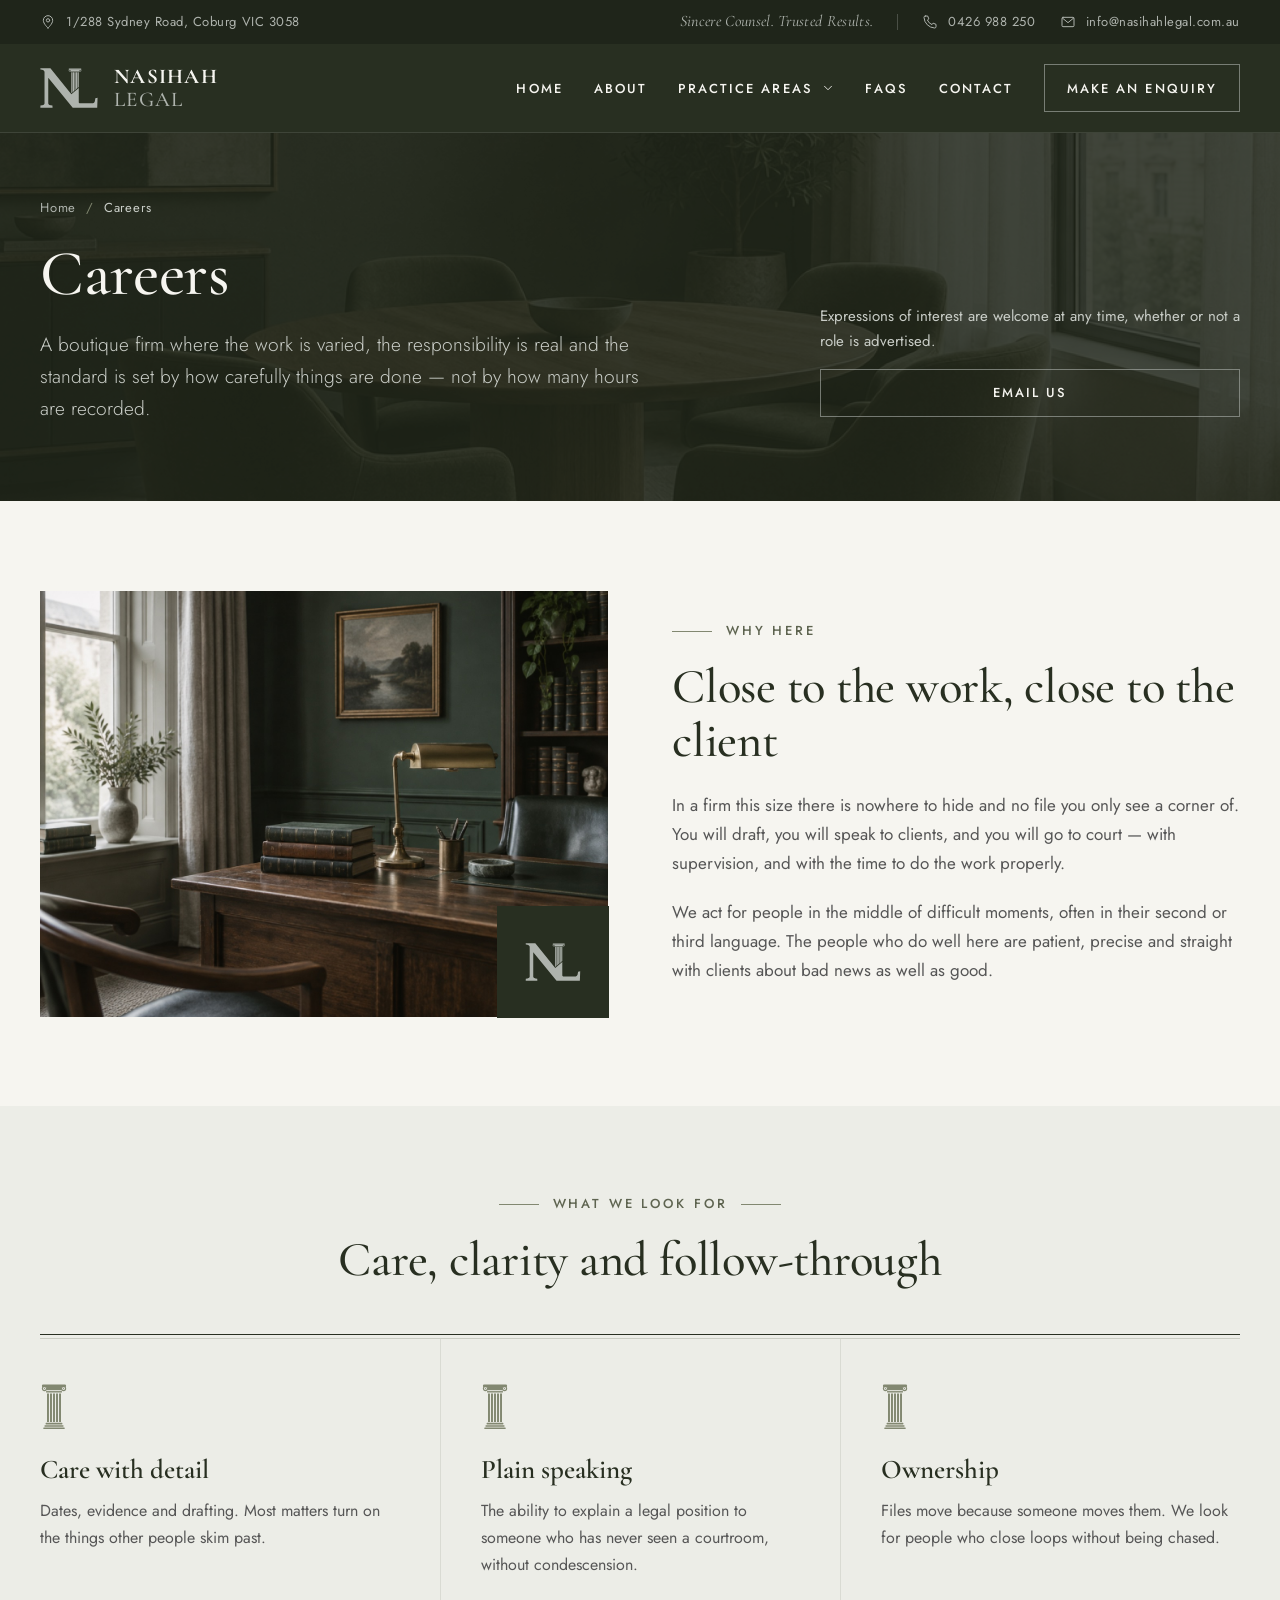
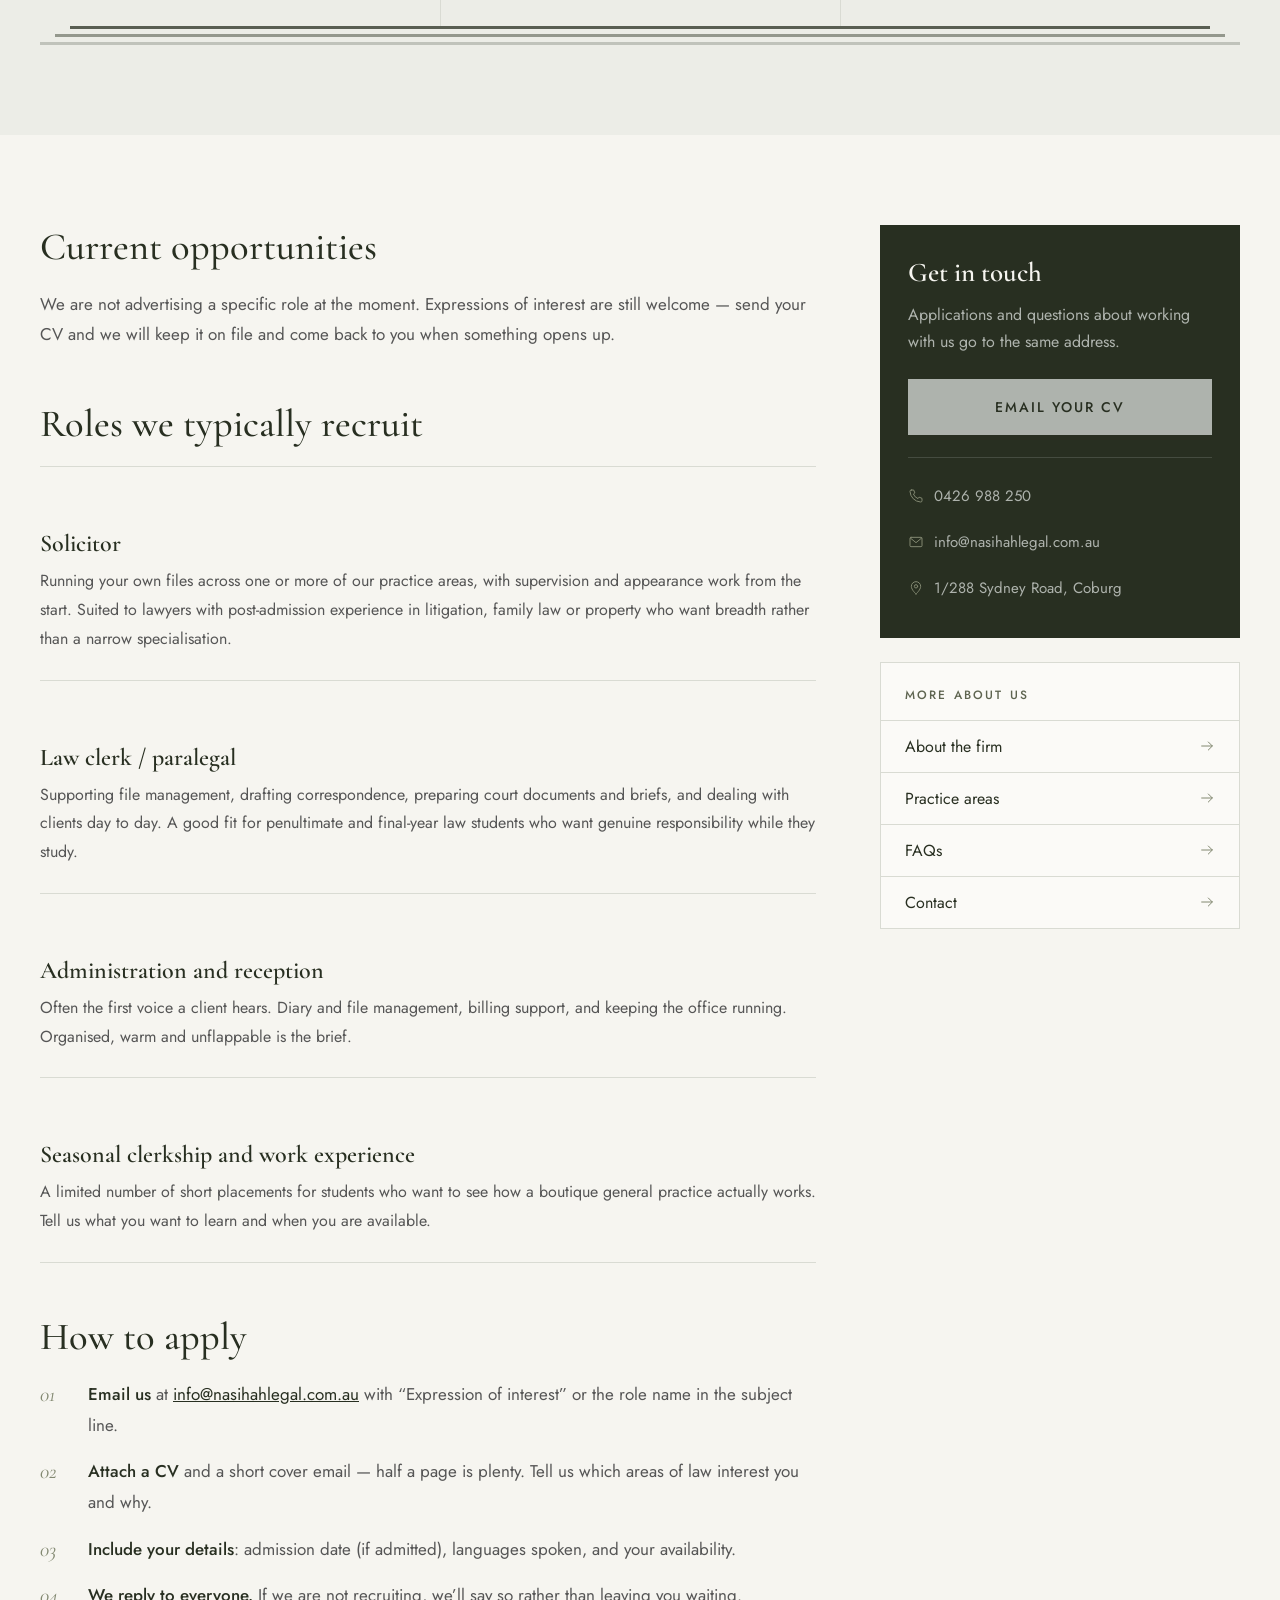
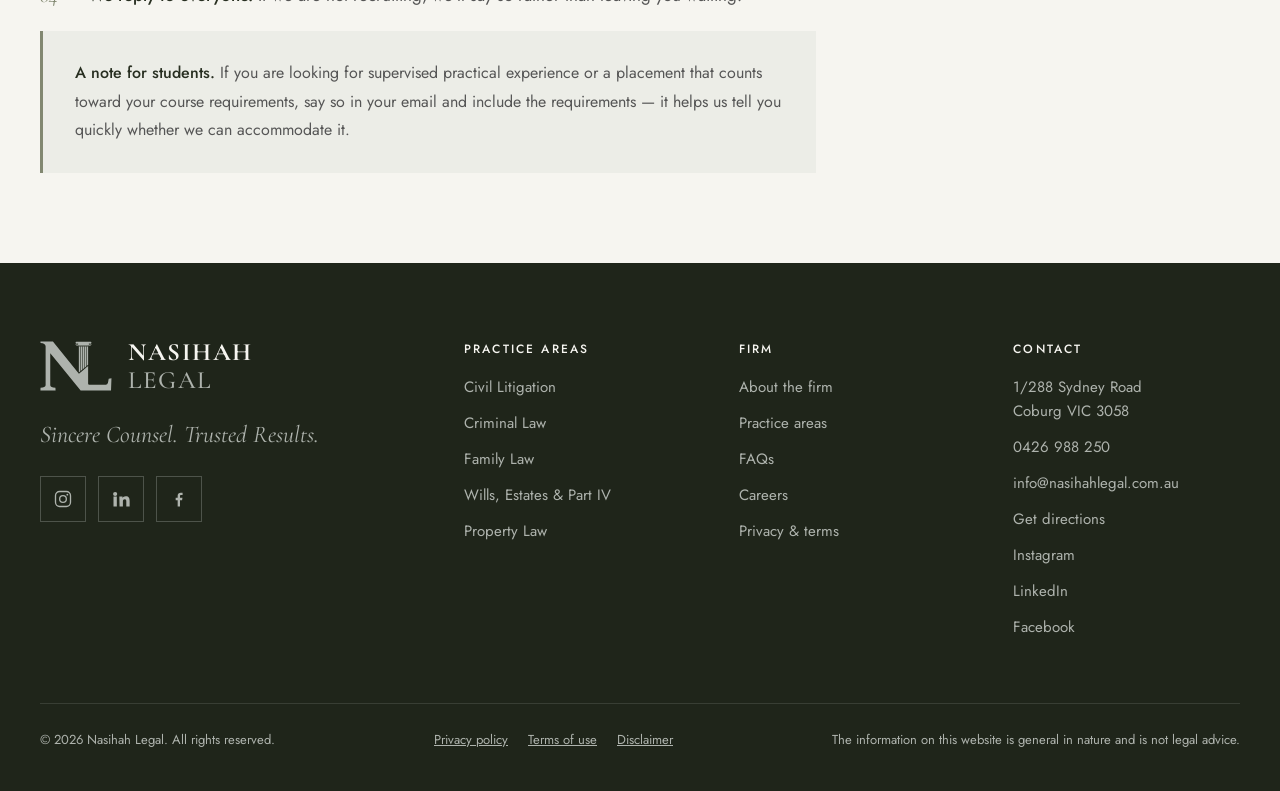
<file: careers.html>
<!doctype html>
<html lang="en-AU">
<head>
<meta charset="utf-8">
<meta name="viewport" content="width=device-width, initial-scale=1">
<title>Careers | Nasihah Legal</title>
<meta name="description" content="Work with a boutique Coburg firm that values careful work and honest advice. Solicitor, law clerk and paralegal expressions of interest welcome.">
<meta name="theme-color" content="#282F21">
<meta property="og:site_name" content="Nasihah Legal">
<meta property="og:title" content="Careers | Nasihah Legal">
<meta property="og:description" content="Work with a boutique Coburg firm that values careful work and honest advice. Solicitor, law clerk and paralegal expressions of interest welcome.">
<meta property="og:type" content="website">
<meta property="og:image" content="https://nasihahlegal.com.au/assets/img/social-card.jpg">
<link rel="canonical" href="https://nasihahlegal.com.au/careers.html">
<meta property="og:url" content="https://nasihahlegal.com.au/careers.html">
<link rel="icon" href="favicon.svg" type="image/svg+xml">
<link rel="preconnect" href="https://fonts.googleapis.com">
<link rel="preconnect" href="https://fonts.gstatic.com" crossorigin>
<link rel="stylesheet" href="https://fonts.googleapis.com/css2?family=Amiri&family=Cormorant+Garamond:ital,wght@0,400;0,500;0,600;0,700;1,400;1,500&family=Jost:wght@300;400;500&display=swap">
<link rel="stylesheet" href="assets/css/site.css">

</head>
<body>
<a class="skip-link" href="#main">Skip to content</a>
<svg width="0" height="0" style="position:absolute" aria-hidden="true" focusable="false">
  <symbol id="nl-mark" viewBox="350 26 808 556">
    <path fill="currentColor" d="M355 30H495L787 390L890 305V503Q890 515 903 515H1088Q1106 513 1113 492L1121 448L1152 441L1147 578H806L465 160V521Q467 546 523 549L525 578H355L356 549Q411 546 413 521V82Q411 52 356 47Z"/>
    <rect fill="currentColor" x="749" y="32" width="178" height="17" rx="8.5"/>
    <circle cx="768" cy="60" r="14" fill="none" stroke="currentColor" stroke-width="8"/>
    <circle cx="908" cy="60" r="14" fill="none" stroke="currentColor" stroke-width="8"/>
    <circle fill="currentColor" cx="768" cy="60" r="4.5"/>
    <circle fill="currentColor" cx="908" cy="60" r="4.5"/>
    <rect fill="currentColor" x="778" y="46" width="120" height="24"/>
    <rect fill="currentColor" x="780" y="74" width="116" height="7"/>
    <path fill="currentColor" d="M786 85H802V363.6L786 376.8ZM808 85H824V345.5L808 358.7ZM830 85H846V327.3L830 341.5ZM852 85H868V309.2L852 322.4ZM874 85H890V291L874 304.2Z"/>
  </symbol>
  <symbol id="nl-column" viewBox="0 0 60 100">
    <rect fill="currentColor" x="4" y="3" width="52" height="6" rx="3"/>
    <circle cx="9.5" cy="11.5" r="4.4" fill="none" stroke="currentColor" stroke-width="2.4"/>
    <circle cx="50.5" cy="11.5" r="4.4" fill="none" stroke="currentColor" stroke-width="2.4"/>
    <circle fill="currentColor" cx="9.5" cy="11.5" r="1.3"/>
    <circle fill="currentColor" cx="50.5" cy="11.5" r="1.3"/>
    <rect fill="currentColor" x="14" y="8" width="32" height="7"/>
    <rect fill="currentColor" x="13" y="17" width="34" height="3"/>
    <path fill="currentColor" d="M15 22h4.2v61H15zM21.45 22h4.2v61h-4.2zM27.9 22h4.2v61h-4.2zM34.35 22h4.2v61h-4.2zM40.8 22H45v61h-4.2z"/>
    <rect fill="currentColor" x="12" y="85" width="36" height="3.4" rx="1"/>
    <rect fill="currentColor" x="9.5" y="90" width="41" height="3.4" rx="1"/>
    <rect fill="currentColor" x="7" y="95" width="46" height="3.4" rx="1"/>
  </symbol>
  <symbol id="nl-column-mini" viewBox="0 0 60 100">
    <rect fill="currentColor" x="4" y="3" width="52" height="8" rx="3"/>
    <rect fill="currentColor" x="13" y="16" width="34" height="68"/>
    <rect fill="currentColor" x="7" y="88" width="46" height="9" rx="1"/>
  </symbol>
  <symbol id="i-arrow" viewBox="0 0 24 24"><path d="M4 12h16M14 6l6 6-6 6" fill="none" stroke="currentColor" stroke-width="1.5" stroke-linecap="round" stroke-linejoin="round"/></symbol>
  <symbol id="i-external" viewBox="0 0 24 24"><path d="M7 17L17 7M8 7h9v9" fill="none" stroke="currentColor" stroke-width="1.5" stroke-linecap="round" stroke-linejoin="round"/></symbol>
  <symbol id="i-pin" viewBox="0 0 24 24"><g fill="none" stroke="currentColor" stroke-width="1.5" stroke-linecap="round" stroke-linejoin="round"><path d="M12 21s-7-6.2-7-11.5A7 7 0 0 1 19 9.5C19 14.8 12 21 12 21z"/><circle cx="12" cy="9.5" r="2.5"/></g></symbol>
  <symbol id="i-mail" viewBox="0 0 24 24"><g fill="none" stroke="currentColor" stroke-width="1.5" stroke-linecap="round" stroke-linejoin="round"><rect x="3" y="5" width="18" height="14" rx="1.5"/><path d="M3.5 6l8.5 7 8.5-7"/></g></symbol>
  <symbol id="i-phone" viewBox="0 0 24 24"><path d="M5 3h3.5l1.8 4.4-2.2 1.6a12 12 0 0 0 6.9 6.9l1.6-2.2L21 15.5V19a2 2 0 0 1-2.2 2A16.8 16.8 0 0 1 3 5.2 2 2 0 0 1 5 3z" fill="none" stroke="currentColor" stroke-width="1.5" stroke-linecap="round" stroke-linejoin="round"/></symbol>
  <symbol id="i-clock" viewBox="0 0 24 24"><g fill="none" stroke="currentColor" stroke-width="1.5" stroke-linecap="round" stroke-linejoin="round"><circle cx="12" cy="12" r="9"/><path d="M12 7v5.5l3.5 2"/></g></symbol>
  <symbol id="i-chevron" viewBox="0 0 24 24"><path d="M6 9l6 6 6-6" fill="none" stroke="currentColor" stroke-width="1.5" stroke-linecap="round" stroke-linejoin="round"/></symbol>
  <symbol id="i-instagram" viewBox="0 0 24 24"><g fill="none" stroke="currentColor" stroke-width="1.6"><rect x="3" y="3" width="18" height="18" rx="5"/><circle cx="12" cy="12" r="4"/><circle cx="17.2" cy="6.8" r="1.1" fill="currentColor" stroke="none"/></g></symbol>
  <symbol id="i-linkedin" viewBox="0 0 24 24"><path fill="currentColor" d="M4.98 3.5a2.5 2.5 0 1 1 0 5 2.5 2.5 0 0 1 0-5zM3 9h4v12H3zm7 0h3.8v1.7h.05c.53-.95 1.83-1.95 3.76-1.95 4.02 0 4.76 2.5 4.76 5.75V21h-4v-5.6c0-1.33-.02-3.05-1.9-3.05-1.9 0-2.2 1.45-2.2 2.95V21h-4z"/></symbol>
  <symbol id="i-facebook" viewBox="0 0 24 24"><path fill="currentColor" d="M13.2 21v-7.5h2.5l.45-3H13.2V8.6c0-.87.26-1.46 1.5-1.46H16.3V4.47A21 21 0 0 0 14.1 4.35c-2.2 0-3.7 1.34-3.7 3.8v2.35H8v3h2.4V21z"/></symbol>
  <symbol id="i-star" viewBox="0 0 24 24"><path fill="currentColor" d="M12 2.6l2.9 5.9 6.5.9-4.7 4.6 1.1 6.5-5.8-3-5.8 3 1.1-6.5L2.6 9.4l6.5-.9z"/></symbol>
</svg>
<div class="topbar">
  <div class="wrap">
    <div class="topbar__item"><svg aria-hidden="true"><use href="#i-pin"/></svg><span>1/288 Sydney Road, Coburg VIC 3058</span></div>
    <div class="topbar__right">
      <span class="topbar__slogan">Sincere Counsel. Trusted Results.</span>
      <span class="topbar__rule" aria-hidden="true"></span>
      <a class="topbar__item" href="tel:+61426988250"><svg aria-hidden="true"><use href="#i-phone"/></svg><span>0426 988 250</span></a>
      <a class="topbar__item" href="mailto:info@nasihahlegal.com.au"><svg aria-hidden="true"><use href="#i-mail"/></svg><span>info@nasihahlegal.com.au</span></a>
    </div>
  </div>
</div>
<header class="site-header">
  <div class="wrap">
    <a class="brand" href="index.html" aria-label="Nasihah Legal — home">
      <svg class="brand__mark" aria-hidden="true"><use href="#nl-mark"/></svg>
      <span class="brand__word"><b>NASIHAH</b><span>LEGAL</span></span>
    </a>
    <button class="menu-toggle" type="button" aria-expanded="false" aria-controls="site-nav" aria-label="Open menu">
      <svg class="icon-open" viewBox="0 0 24 24" aria-hidden="true"><path d="M4 7h16M4 12h16M9 17h11" fill="none" stroke="currentColor" stroke-width="1.5" stroke-linecap="round"/></svg>
      <svg class="icon-close" viewBox="0 0 24 24" aria-hidden="true"><path d="M6 6l12 12M18 6L6 18" fill="none" stroke="currentColor" stroke-width="1.5" stroke-linecap="round"/></svg>
    </button>
    <nav class="nav" id="site-nav" aria-label="Main">
      <a class="nav__link" href="index.html">Home</a>
      <a class="nav__link" href="about.html">About</a>
      <div class="nav__group">
        <button class="nav__trigger" type="button" aria-expanded="false" aria-controls="practice-menu">
          <span>Practice Areas</span>
          <svg aria-hidden="true"><use href="#i-chevron"/></svg>
        </button>
        <div class="nav__menu" id="practice-menu" hidden>
          <p class="nav__menu-head">Areas of law</p>
        <a href="civil-litigation.html"><svg aria-hidden="true"><use href="#nl-column-mini"/></svg>Civil Litigation</a>
        <a href="criminal-law.html"><svg aria-hidden="true"><use href="#nl-column-mini"/></svg>Criminal Law</a>
        <a href="family-law.html"><svg aria-hidden="true"><use href="#nl-column-mini"/></svg>Family Law</a>
        <a href="wills-estates.html"><svg aria-hidden="true"><use href="#nl-column-mini"/></svg>Wills, Estates &amp; Part IV</a>
        <a href="property-law.html"><svg aria-hidden="true"><use href="#nl-column-mini"/></svg>Property Law</a>
          <a href="practice-areas.html"><svg aria-hidden="true"><use href="#i-arrow"/></svg>All practice areas</a>
        </div>
      </div>
      <a class="nav__link" href="faqs.html">FAQs</a>
      <a class="nav__link" href="contact.html">Contact</a>
      <a class="btn btn--ghost" href="contact.html#enquiry">Make an enquiry</a>
    </nav>
  </div>
</header>
<main id="main">
<section class="page-hero">
  <img class="page-hero__bg" src="assets/img/meeting-room.jpg" alt="" aria-hidden="true">
  <div class="page-hero__scrim" aria-hidden="true"></div>
  <div class="wrap">
    <div class="page-hero__grid">
      <div>
        <nav aria-label="Breadcrumb">
          <ol class="breadcrumbs">
            <li><a href="index.html">Home</a></li>
            <li><span aria-current="page">Careers</span></li>
          </ol>
        </nav>
        <h1 class="display">Careers</h1>
        <p class="page-hero__lead lede">A boutique firm where the work is varied, the responsibility is real and the standard is set by how carefully things are done — not by how many hours are recorded.</p>
      </div>
      <div class="page-hero__aside">
        <p style="color:var(--mist-2)">Expressions of interest are welcome at any time, whether or not a role is advertised.</p>
        <a class="btn btn--ghost" href="mailto:info@nasihahlegal.com.au?subject=Expression%20of%20interest">Email us</a>
      </div>
    </div>
  </div>
</section>

<section class="section">
  <div class="wrap">
    <div class="media-row">
      <div class="media-row__media">
        <img src="assets/img/office-desk.jpg" alt="Timber desk with bound books and a brass lamp in soft window light." loading="lazy" width="1400" height="1050">
        <span class="frame-mark" aria-hidden="true"><svg><use href="#nl-mark"/></svg></span>
      </div>
      <div class="media-row__body">
        <p class="eyebrow">Why here</p>
        <h2 class="display">Close to the work, close to the client</h2>
        <p>In a firm this size there is nowhere to hide and no file you only see a corner of. You will draft, you will speak to clients, and you will go to court — with supervision, and with the time to do the work properly.</p>
        <p>We act for people in the middle of difficult moments, often in their second or third language. The people who do well here are patient, precise and straight with clients about bad news as well as good.</p>
      </div>
    </div>
  </div>
</section>

<section class="section section--stone">
  <div class="wrap">
    <div class="section-head section-head--center" style="margin-bottom:48px">
      <div>
        <p class="eyebrow eyebrow--center">What we look for</p>
        <h2 class="display">Care, clarity and follow-through</h2>
      </div>
    </div>
    <div class="portico">
      <div class="portico__entablature" aria-hidden="true"></div>
      <div class="pillars">
        <div class="pillar">
          <svg aria-hidden="true"><use href="#nl-column"/></svg>
          <h3>Care with detail</h3>
          <p>Dates, evidence and drafting. Most matters turn on the things other people skim past.</p>
        </div>
        <div class="pillar">
          <svg aria-hidden="true"><use href="#nl-column"/></svg>
          <h3>Plain speaking</h3>
          <p>The ability to explain a legal position to someone who has never seen a courtroom, without condescension.</p>
        </div>
        <div class="pillar">
          <svg aria-hidden="true"><use href="#nl-column"/></svg>
          <h3>Ownership</h3>
          <p>Files move because someone moves them. We look for people who close loops without being chased.</p>
        </div>
      </div>
      <div class="stylobate stylobate--1" aria-hidden="true"></div>
      <div class="stylobate stylobate--2" aria-hidden="true"></div>
      <div class="stylobate stylobate--3" aria-hidden="true"></div>
    </div>
  </div>
</section>

<section class="section">
  <div class="wrap">
    <div class="layout">
      <div class="prose">
        <h2>Current opportunities</h2>
        <!-- ==================================================================
             VACANCIES — replace this block when you advertise a role.
             Keep the same structure: h3 title, short description, apply line.
             ================================================================== -->
        <p>We are not advertising a specific role at the moment. Expressions of interest are still welcome — send your CV and we will keep it on file and come back to you when something opens up.</p>

        <h2>Roles we typically recruit</h2>
        <div class="service-list">
          <div class="service-list__item">
            <h3>Solicitor</h3>
            <p>Running your own files across one or more of our practice areas, with supervision and appearance work from the start. Suited to lawyers with post-admission experience in litigation, family law or property who want breadth rather than a narrow specialisation.</p>
          </div>
          <div class="service-list__item">
            <h3>Law clerk / paralegal</h3>
            <p>Supporting file management, drafting correspondence, preparing court documents and briefs, and dealing with clients day to day. A good fit for penultimate and final-year law students who want genuine responsibility while they study.</p>
          </div>
          <div class="service-list__item">
            <h3>Administration and reception</h3>
            <p>Often the first voice a client hears. Diary and file management, billing support, and keeping the office running. Organised, warm and unflappable is the brief.</p>
          </div>
          <div class="service-list__item">
            <h3>Seasonal clerkship and work experience</h3>
            <p>A limited number of short placements for students who want to see how a boutique general practice actually works. Tell us what you want to learn and when you are available.</p>
          </div>
        </div>

        <h2>How to apply</h2>
        <ol>
          <li><strong>Email us</strong> at <a href="mailto:info@nasihahlegal.com.au?subject=Expression%20of%20interest">info@nasihahlegal.com.au</a> with “Expression of interest” or the role name in the subject line.</li>
          <li><strong>Attach a CV</strong> and a short cover email — half a page is plenty. Tell us which areas of law interest you and why.</li>
          <li><strong>Include your details</strong>: admission date (if admitted), languages spoken, and your availability.</li>
          <li><strong>We reply to everyone.</strong> If we are not recruiting, we’ll say so rather than leaving you waiting.</li>
        </ol>

        <div class="callout">
          <strong>A note for students.</strong> If you are looking for supervised practical experience or a placement that counts toward your course requirements, say so in your email and include the requirements — it helps us tell you quickly whether we can accommodate it.
        </div>
      </div>

      <aside class="sidebar">
        <div class="side-card">
          <h2>Get in touch</h2>
          <p>Applications and questions about working with us go to the same address.</p>
          <a class="btn btn--light btn--block" href="mailto:info@nasihahlegal.com.au?subject=Expression%20of%20interest">Email your CV</a>
          <div class="side-card__contact">
            <a href="tel:+61426988250"><svg aria-hidden="true"><use href="#i-phone"/></svg>0426 988 250</a>
            <a href="mailto:info@nasihahlegal.com.au"><svg aria-hidden="true"><use href="#i-mail"/></svg>info@nasihahlegal.com.au</a>
            <a href="https://www.google.com/maps/search/?api=1&amp;query=1%2F288+Sydney+Road+Coburg+VIC+3058" target="_blank" rel="noopener"><svg aria-hidden="true"><use href="#i-pin"/></svg>1/288 Sydney Road, Coburg</a>
          </div>
        </div>
        <nav class="side-nav" aria-label="More about the firm">
          <h3>More about us</h3>
          <a href="about.html">About the firm<svg aria-hidden="true"><use href="#i-arrow"/></svg></a>
          <a href="practice-areas.html">Practice areas<svg aria-hidden="true"><use href="#i-arrow"/></svg></a>
          <a href="faqs.html">FAQs<svg aria-hidden="true"><use href="#i-arrow"/></svg></a>
          <a href="contact.html">Contact<svg aria-hidden="true"><use href="#i-arrow"/></svg></a>
        </nav>
      </aside>
    </div>
  </div>
</section>

</main>
<footer class="site-footer">
  <div class="wrap">
    <div class="footer__top">
      <div class="footer__brand">
        <a class="brand" href="index.html" aria-label="Nasihah Legal — home">
          <svg class="brand__mark" aria-hidden="true"><use href="#nl-mark"/></svg>
          <span class="brand__word"><b>NASIHAH</b><span>LEGAL</span></span>
        </a>
        <p class="footer__slogan">Sincere Counsel. Trusted Results.</p>
        <div class="socials">
          <a href="https://www.instagram.com/nasihahlegal/" target="_blank" rel="noopener" aria-label="Nasihah Legal on Instagram"><svg aria-hidden="true"><use href="#i-instagram"/></svg></a>
          <a href="https://www.linkedin.com/company/nasihah-legal/" target="_blank" rel="noopener" aria-label="Nasihah Legal on LinkedIn"><svg aria-hidden="true"><use href="#i-linkedin"/></svg></a>
          <a href="https://www.facebook.com/people/Nasihah-Legal/61577443514983/" target="_blank" rel="noopener" aria-label="Nasihah Legal on Facebook"><svg aria-hidden="true"><use href="#i-facebook"/></svg></a>
        </div>
      </div>
      <div class="footer__cols">
        <div class="footer__col">
          <h2>Practice areas</h2>
          <a href="civil-litigation.html">Civil Litigation</a>
          <a href="criminal-law.html">Criminal Law</a>
          <a href="family-law.html">Family Law</a>
          <a href="wills-estates.html">Wills, Estates &amp; Part IV</a>
          <a href="property-law.html">Property Law</a>
        </div>
        <div class="footer__col">
          <h2>Firm</h2>
          <a href="about.html">About the firm</a>
          <a href="practice-areas.html">Practice areas</a>
          <a href="faqs.html">FAQs</a>
          <a href="careers.html">Careers</a>
          <a href="privacy-terms.html">Privacy &amp; terms</a>
        </div>
        <div class="footer__col">
          <h2>Contact</h2>
          <span>1/288 Sydney Road<br>Coburg VIC 3058</span>
          <a href="tel:+61426988250">0426 988 250</a>
          <a href="mailto:info@nasihahlegal.com.au">info@nasihahlegal.com.au</a>
          <a href="https://www.google.com/maps/search/?api=1&amp;query=1%2F288+Sydney+Road+Coburg+VIC+3058" target="_blank" rel="noopener">Get directions</a>
          <a href="https://www.instagram.com/nasihahlegal/" target="_blank" rel="noopener">Instagram</a>
          <a href="https://www.linkedin.com/company/nasihah-legal/" target="_blank" rel="noopener">LinkedIn</a>
          <a href="https://www.facebook.com/people/Nasihah-Legal/61577443514983/" target="_blank" rel="noopener">Facebook</a>
        </div>
      </div>
    </div>
    <div class="footer__bottom">
      <span>&copy; <span data-year>2026</span> Nasihah Legal. All rights reserved.</span>
      <nav aria-label="Legal">
        <a href="privacy-terms.html">Privacy policy</a>
        <a href="privacy-terms.html#terms">Terms of use</a>
        <a href="privacy-terms.html#disclaimer">Disclaimer</a>
      </nav>
      <span>The information on this website is general in nature and is not legal advice.</span>
    </div>
  </div>
</footer>
<script src="assets/js/site.js" defer></script>
</body>
</html>
</file>
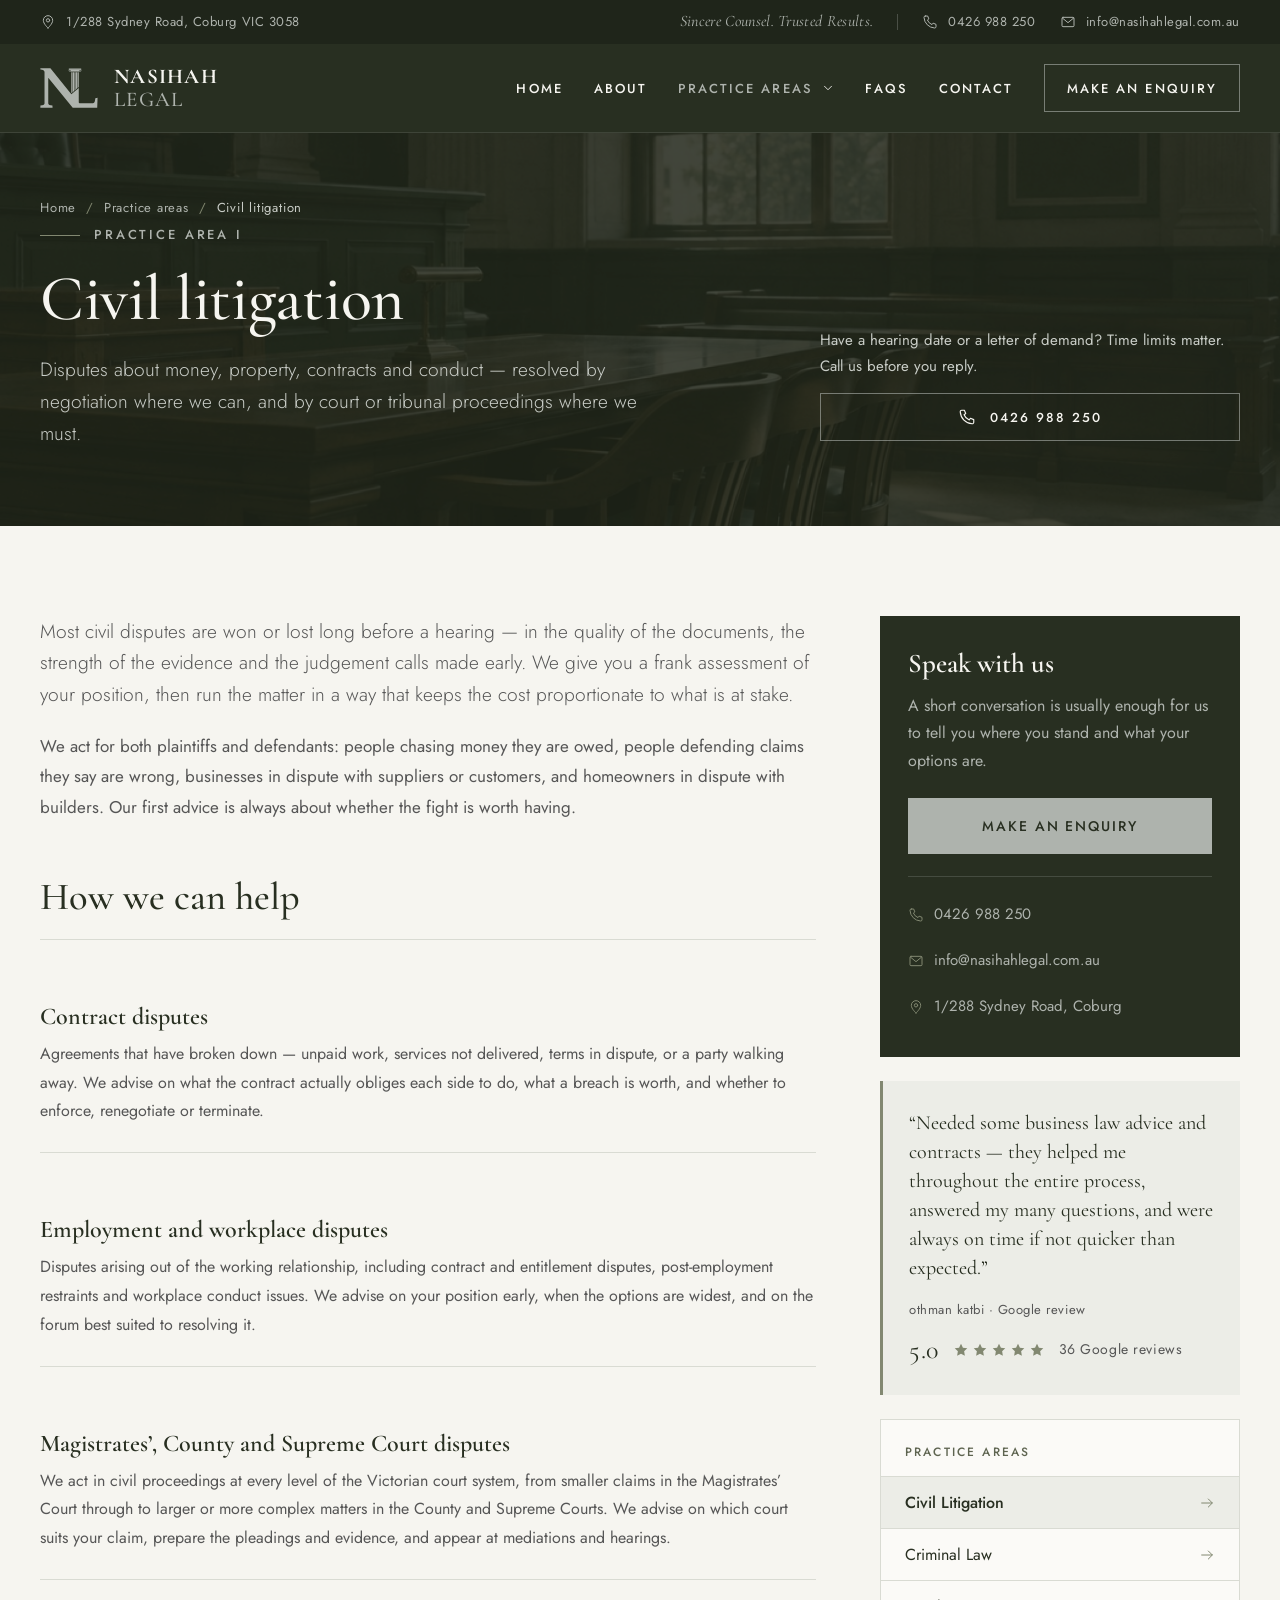
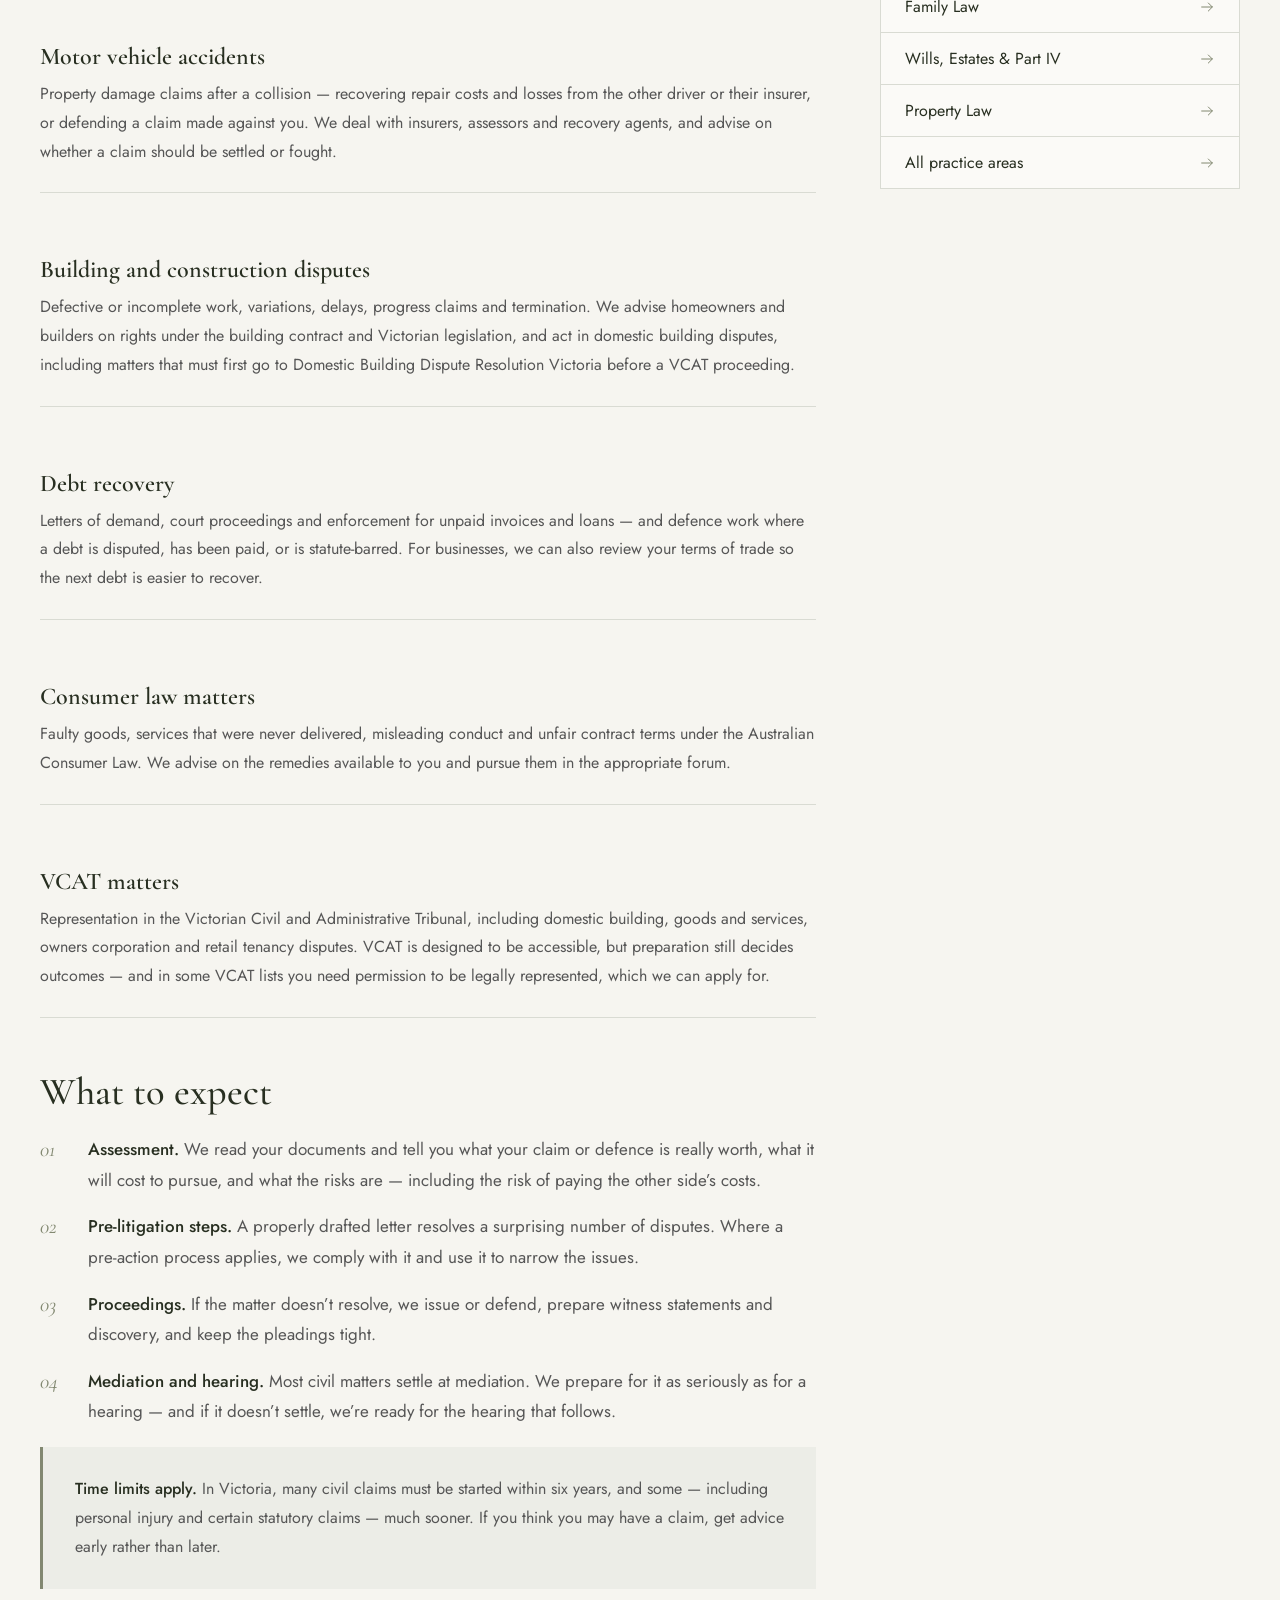
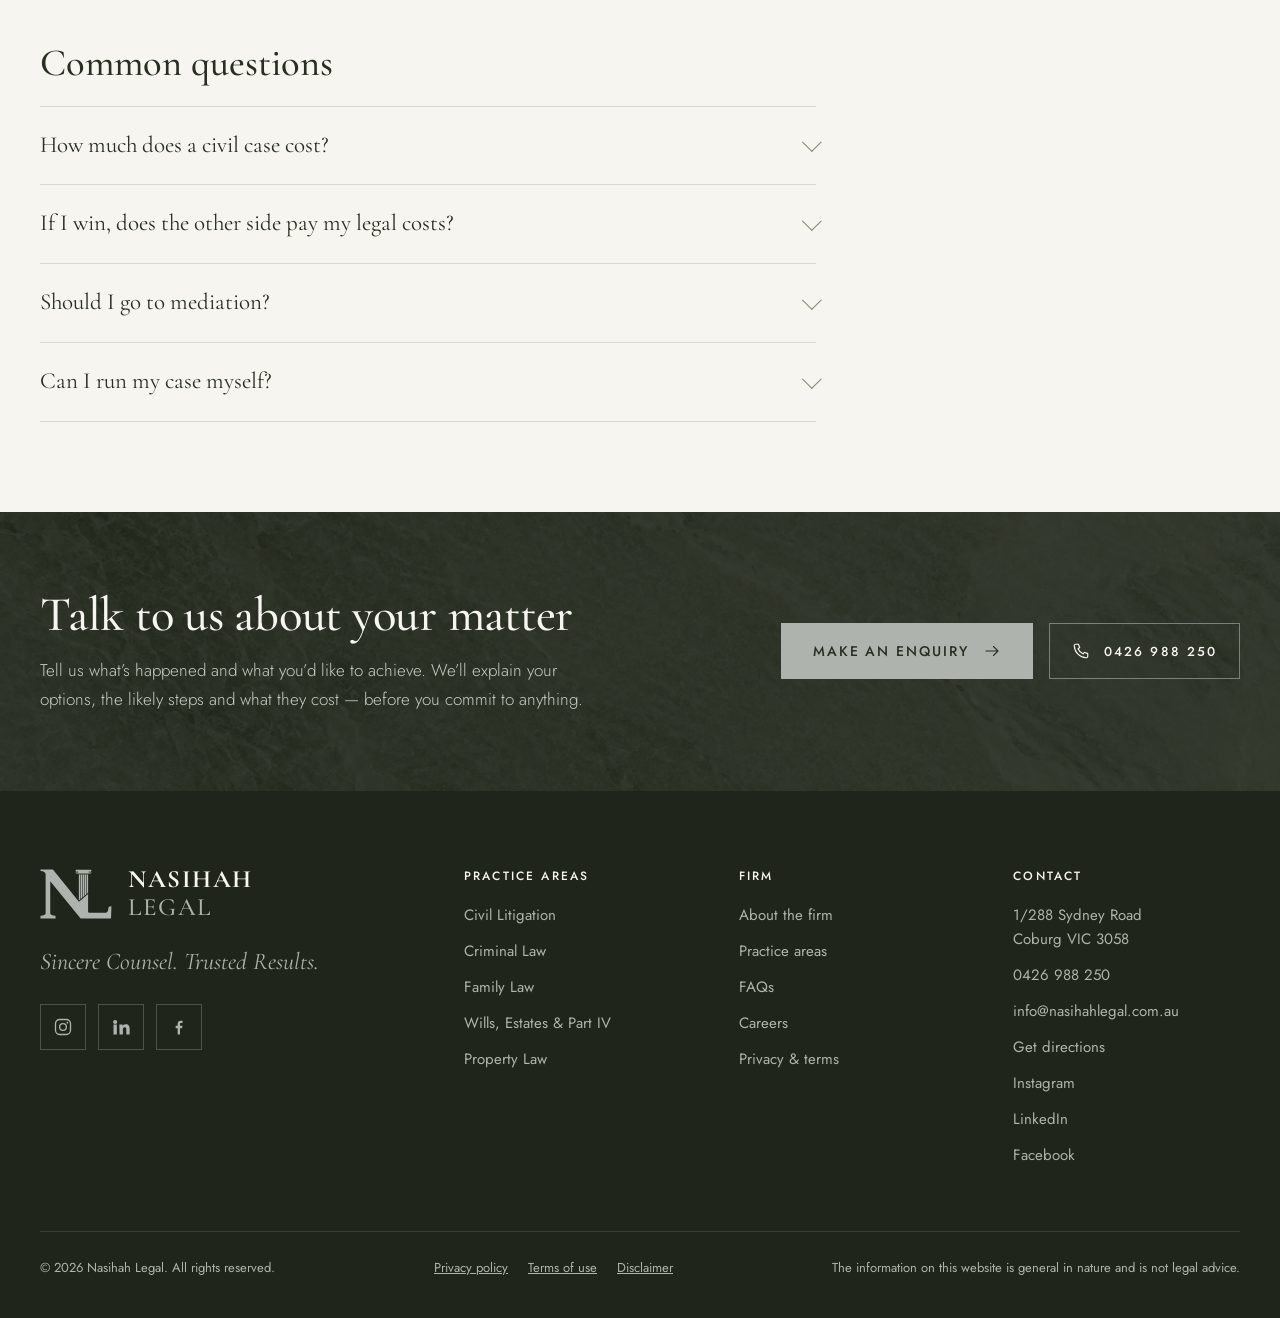
<file: civil-litigation.html>
<!doctype html>
<html lang="en-AU">
<head>
<meta charset="utf-8">
<meta name="viewport" content="width=device-width, initial-scale=1">
<title>Civil litigation lawyers Coburg | Nasihah Legal</title>
<meta name="description" content="Court and VCAT disputes, motor vehicle accidents, building and construction disputes, debt recovery and consumer law matters.">
<meta name="theme-color" content="#282F21">
<meta property="og:site_name" content="Nasihah Legal">
<meta property="og:title" content="Civil litigation lawyers Coburg | Nasihah Legal">
<meta property="og:description" content="Court and VCAT disputes, motor vehicle accidents, building and construction disputes, debt recovery and consumer law matters.">
<meta property="og:type" content="website">
<meta property="og:image" content="https://nasihahlegal.com.au/assets/img/social-card.jpg">
<link rel="canonical" href="https://nasihahlegal.com.au/civil-litigation.html">
<meta property="og:url" content="https://nasihahlegal.com.au/civil-litigation.html">
<link rel="icon" href="favicon.svg" type="image/svg+xml">
<link rel="preconnect" href="https://fonts.googleapis.com">
<link rel="preconnect" href="https://fonts.gstatic.com" crossorigin>
<link rel="stylesheet" href="https://fonts.googleapis.com/css2?family=Amiri&family=Cormorant+Garamond:ital,wght@0,400;0,500;0,600;0,700;1,400;1,500&family=Jost:wght@300;400;500&display=swap">
<link rel="stylesheet" href="assets/css/site.css">

</head>
<body>
<a class="skip-link" href="#main">Skip to content</a>
<svg width="0" height="0" style="position:absolute" aria-hidden="true" focusable="false">
  <symbol id="nl-mark" viewBox="350 26 808 556">
    <path fill="currentColor" d="M355 30H495L787 390L890 305V503Q890 515 903 515H1088Q1106 513 1113 492L1121 448L1152 441L1147 578H806L465 160V521Q467 546 523 549L525 578H355L356 549Q411 546 413 521V82Q411 52 356 47Z"/>
    <rect fill="currentColor" x="749" y="32" width="178" height="17" rx="8.5"/>
    <circle cx="768" cy="60" r="14" fill="none" stroke="currentColor" stroke-width="8"/>
    <circle cx="908" cy="60" r="14" fill="none" stroke="currentColor" stroke-width="8"/>
    <circle fill="currentColor" cx="768" cy="60" r="4.5"/>
    <circle fill="currentColor" cx="908" cy="60" r="4.5"/>
    <rect fill="currentColor" x="778" y="46" width="120" height="24"/>
    <rect fill="currentColor" x="780" y="74" width="116" height="7"/>
    <path fill="currentColor" d="M786 85H802V363.6L786 376.8ZM808 85H824V345.5L808 358.7ZM830 85H846V327.3L830 341.5ZM852 85H868V309.2L852 322.4ZM874 85H890V291L874 304.2Z"/>
  </symbol>
  <symbol id="nl-column" viewBox="0 0 60 100">
    <rect fill="currentColor" x="4" y="3" width="52" height="6" rx="3"/>
    <circle cx="9.5" cy="11.5" r="4.4" fill="none" stroke="currentColor" stroke-width="2.4"/>
    <circle cx="50.5" cy="11.5" r="4.4" fill="none" stroke="currentColor" stroke-width="2.4"/>
    <circle fill="currentColor" cx="9.5" cy="11.5" r="1.3"/>
    <circle fill="currentColor" cx="50.5" cy="11.5" r="1.3"/>
    <rect fill="currentColor" x="14" y="8" width="32" height="7"/>
    <rect fill="currentColor" x="13" y="17" width="34" height="3"/>
    <path fill="currentColor" d="M15 22h4.2v61H15zM21.45 22h4.2v61h-4.2zM27.9 22h4.2v61h-4.2zM34.35 22h4.2v61h-4.2zM40.8 22H45v61h-4.2z"/>
    <rect fill="currentColor" x="12" y="85" width="36" height="3.4" rx="1"/>
    <rect fill="currentColor" x="9.5" y="90" width="41" height="3.4" rx="1"/>
    <rect fill="currentColor" x="7" y="95" width="46" height="3.4" rx="1"/>
  </symbol>
  <symbol id="nl-column-mini" viewBox="0 0 60 100">
    <rect fill="currentColor" x="4" y="3" width="52" height="8" rx="3"/>
    <rect fill="currentColor" x="13" y="16" width="34" height="68"/>
    <rect fill="currentColor" x="7" y="88" width="46" height="9" rx="1"/>
  </symbol>
  <symbol id="i-arrow" viewBox="0 0 24 24"><path d="M4 12h16M14 6l6 6-6 6" fill="none" stroke="currentColor" stroke-width="1.5" stroke-linecap="round" stroke-linejoin="round"/></symbol>
  <symbol id="i-external" viewBox="0 0 24 24"><path d="M7 17L17 7M8 7h9v9" fill="none" stroke="currentColor" stroke-width="1.5" stroke-linecap="round" stroke-linejoin="round"/></symbol>
  <symbol id="i-pin" viewBox="0 0 24 24"><g fill="none" stroke="currentColor" stroke-width="1.5" stroke-linecap="round" stroke-linejoin="round"><path d="M12 21s-7-6.2-7-11.5A7 7 0 0 1 19 9.5C19 14.8 12 21 12 21z"/><circle cx="12" cy="9.5" r="2.5"/></g></symbol>
  <symbol id="i-mail" viewBox="0 0 24 24"><g fill="none" stroke="currentColor" stroke-width="1.5" stroke-linecap="round" stroke-linejoin="round"><rect x="3" y="5" width="18" height="14" rx="1.5"/><path d="M3.5 6l8.5 7 8.5-7"/></g></symbol>
  <symbol id="i-phone" viewBox="0 0 24 24"><path d="M5 3h3.5l1.8 4.4-2.2 1.6a12 12 0 0 0 6.9 6.9l1.6-2.2L21 15.5V19a2 2 0 0 1-2.2 2A16.8 16.8 0 0 1 3 5.2 2 2 0 0 1 5 3z" fill="none" stroke="currentColor" stroke-width="1.5" stroke-linecap="round" stroke-linejoin="round"/></symbol>
  <symbol id="i-clock" viewBox="0 0 24 24"><g fill="none" stroke="currentColor" stroke-width="1.5" stroke-linecap="round" stroke-linejoin="round"><circle cx="12" cy="12" r="9"/><path d="M12 7v5.5l3.5 2"/></g></symbol>
  <symbol id="i-chevron" viewBox="0 0 24 24"><path d="M6 9l6 6 6-6" fill="none" stroke="currentColor" stroke-width="1.5" stroke-linecap="round" stroke-linejoin="round"/></symbol>
  <symbol id="i-instagram" viewBox="0 0 24 24"><g fill="none" stroke="currentColor" stroke-width="1.6"><rect x="3" y="3" width="18" height="18" rx="5"/><circle cx="12" cy="12" r="4"/><circle cx="17.2" cy="6.8" r="1.1" fill="currentColor" stroke="none"/></g></symbol>
  <symbol id="i-linkedin" viewBox="0 0 24 24"><path fill="currentColor" d="M4.98 3.5a2.5 2.5 0 1 1 0 5 2.5 2.5 0 0 1 0-5zM3 9h4v12H3zm7 0h3.8v1.7h.05c.53-.95 1.83-1.95 3.76-1.95 4.02 0 4.76 2.5 4.76 5.75V21h-4v-5.6c0-1.33-.02-3.05-1.9-3.05-1.9 0-2.2 1.45-2.2 2.95V21h-4z"/></symbol>
  <symbol id="i-facebook" viewBox="0 0 24 24"><path fill="currentColor" d="M13.2 21v-7.5h2.5l.45-3H13.2V8.6c0-.87.26-1.46 1.5-1.46H16.3V4.47A21 21 0 0 0 14.1 4.35c-2.2 0-3.7 1.34-3.7 3.8v2.35H8v3h2.4V21z"/></symbol>
  <symbol id="i-star" viewBox="0 0 24 24"><path fill="currentColor" d="M12 2.6l2.9 5.9 6.5.9-4.7 4.6 1.1 6.5-5.8-3-5.8 3 1.1-6.5L2.6 9.4l6.5-.9z"/></symbol>
</svg>
<div class="topbar">
  <div class="wrap">
    <div class="topbar__item"><svg aria-hidden="true"><use href="#i-pin"/></svg><span>1/288 Sydney Road, Coburg VIC 3058</span></div>
    <div class="topbar__right">
      <span class="topbar__slogan">Sincere Counsel. Trusted Results.</span>
      <span class="topbar__rule" aria-hidden="true"></span>
      <a class="topbar__item" href="tel:+61426988250"><svg aria-hidden="true"><use href="#i-phone"/></svg><span>0426 988 250</span></a>
      <a class="topbar__item" href="mailto:info@nasihahlegal.com.au"><svg aria-hidden="true"><use href="#i-mail"/></svg><span>info@nasihahlegal.com.au</span></a>
    </div>
  </div>
</div>
<header class="site-header">
  <div class="wrap">
    <a class="brand" href="index.html" aria-label="Nasihah Legal — home">
      <svg class="brand__mark" aria-hidden="true"><use href="#nl-mark"/></svg>
      <span class="brand__word"><b>NASIHAH</b><span>LEGAL</span></span>
    </a>
    <button class="menu-toggle" type="button" aria-expanded="false" aria-controls="site-nav" aria-label="Open menu">
      <svg class="icon-open" viewBox="0 0 24 24" aria-hidden="true"><path d="M4 7h16M4 12h16M9 17h11" fill="none" stroke="currentColor" stroke-width="1.5" stroke-linecap="round"/></svg>
      <svg class="icon-close" viewBox="0 0 24 24" aria-hidden="true"><path d="M6 6l12 12M18 6L6 18" fill="none" stroke="currentColor" stroke-width="1.5" stroke-linecap="round"/></svg>
    </button>
    <nav class="nav" id="site-nav" aria-label="Main">
      <a class="nav__link" href="index.html">Home</a>
      <a class="nav__link" href="about.html">About</a>
      <div class="nav__group">
        <button class="nav__trigger" type="button" aria-expanded="false" aria-controls="practice-menu">
          <span style="color:var(--mist)">Practice Areas</span>
          <svg aria-hidden="true"><use href="#i-chevron"/></svg>
        </button>
        <div class="nav__menu" id="practice-menu" hidden>
          <p class="nav__menu-head">Areas of law</p>
        <a href="civil-litigation.html" aria-current="page"><svg aria-hidden="true"><use href="#nl-column-mini"/></svg>Civil Litigation</a>
        <a href="criminal-law.html"><svg aria-hidden="true"><use href="#nl-column-mini"/></svg>Criminal Law</a>
        <a href="family-law.html"><svg aria-hidden="true"><use href="#nl-column-mini"/></svg>Family Law</a>
        <a href="wills-estates.html"><svg aria-hidden="true"><use href="#nl-column-mini"/></svg>Wills, Estates &amp; Part IV</a>
        <a href="property-law.html"><svg aria-hidden="true"><use href="#nl-column-mini"/></svg>Property Law</a>
          <a href="practice-areas.html"><svg aria-hidden="true"><use href="#i-arrow"/></svg>All practice areas</a>
        </div>
      </div>
      <a class="nav__link" href="faqs.html">FAQs</a>
      <a class="nav__link" href="contact.html">Contact</a>
      <a class="btn btn--ghost" href="contact.html#enquiry">Make an enquiry</a>
    </nav>
  </div>
</header>
<main id="main">
<section class="page-hero">
  <img class="page-hero__bg" src="assets/img/civil-courtroom.jpg" alt="" aria-hidden="true">
  <div class="page-hero__scrim" aria-hidden="true"></div>
  <div class="wrap">
    <div class="page-hero__grid">
      <div>
        <nav aria-label="Breadcrumb">
          <ol class="breadcrumbs">
            <li><a href="index.html">Home</a></li>
            <li><a href="practice-areas.html">Practice areas</a></li>
            <li><span aria-current="page">Civil litigation</span></li>
          </ol>
        </nav>
        <p class="eyebrow eyebrow--light" style="margin-top:8px">Practice area I</p>
        <h1 class="display">Civil litigation</h1>
        <p class="page-hero__lead lede">Disputes about money, property, contracts and conduct — resolved by negotiation where we can, and by court or tribunal proceedings where we must.</p>
      </div>
      <div class="page-hero__aside">
        <p style="color:var(--mist-2)">Have a hearing date or a letter of demand? Time limits matter. Call us before you reply.</p>
        <a class="btn btn--ghost" href="tel:+61426988250"><svg class="arrow" aria-hidden="true"><use href="#i-phone"/></svg> 0426 988 250</a>
      </div>
    </div>
  </div>
</section>

<section class="section">
  <div class="wrap">
    <div class="layout">
      <div class="prose">
        <p class="lede">Most civil disputes are won or lost long before a hearing — in the quality of the documents, the strength of the evidence and the judgement calls made early. We give you a frank assessment of your position, then run the matter in a way that keeps the cost proportionate to what is at stake.</p>
        <p>We act for both plaintiffs and defendants: people chasing money they are owed, people defending claims they say are wrong, businesses in dispute with suppliers or customers, and homeowners in dispute with builders. Our first advice is always about whether the fight is worth having.</p>

        <h2>How we can help</h2>
        <div class="service-list">
          <div class="service-list__item">
            <h3>Contract disputes</h3>
            <p>Agreements that have broken down — unpaid work, services not delivered, terms in dispute, or a party walking away. We advise on what the contract actually obliges each side to do, what a breach is worth, and whether to enforce, renegotiate or terminate.</p>
          </div>
          <div class="service-list__item">
            <h3>Employment and workplace disputes</h3>
            <p>Disputes arising out of the working relationship, including contract and entitlement disputes, post-employment restraints and workplace conduct issues. We advise on your position early, when the options are widest, and on the forum best suited to resolving it.</p>
          </div>
          <div class="service-list__item">
            <h3>Magistrates’, County and Supreme Court disputes</h3>
            <p>We act in civil proceedings at every level of the Victorian court system, from smaller claims in the Magistrates’ Court through to larger or more complex matters in the County and Supreme Courts. We advise on which court suits your claim, prepare the pleadings and evidence, and appear at mediations and hearings.</p>
          </div>
          <div class="service-list__item">
            <h3>Motor vehicle accidents</h3>
            <p>Property damage claims after a collision — recovering repair costs and losses from the other driver or their insurer, or defending a claim made against you. We deal with insurers, assessors and recovery agents, and advise on whether a claim should be settled or fought.</p>
          </div>
          <div class="service-list__item">
            <h3>Building and construction disputes</h3>
            <p>Defective or incomplete work, variations, delays, progress claims and termination. We advise homeowners and builders on rights under the building contract and Victorian legislation, and act in domestic building disputes, including matters that must first go to Domestic Building Dispute Resolution Victoria before a VCAT proceeding.</p>
          </div>
          <div class="service-list__item">
            <h3>Debt recovery</h3>
            <p>Letters of demand, court proceedings and enforcement for unpaid invoices and loans — and defence work where a debt is disputed, has been paid, or is statute-barred. For businesses, we can also review your terms of trade so the next debt is easier to recover.</p>
          </div>
          <div class="service-list__item">
            <h3>Consumer law matters</h3>
            <p>Faulty goods, services that were never delivered, misleading conduct and unfair contract terms under the Australian Consumer Law. We advise on the remedies available to you and pursue them in the appropriate forum.</p>
          </div>
          <div class="service-list__item">
            <h3>VCAT matters</h3>
            <p>Representation in the Victorian Civil and Administrative Tribunal, including domestic building, goods and services, owners corporation and retail tenancy disputes. VCAT is designed to be accessible, but preparation still decides outcomes — and in some VCAT lists you need permission to be legally represented, which we can apply for.</p>
          </div>
        </div>

        <h2>What to expect</h2>
        <ol>
          <li><strong>Assessment.</strong> We read your documents and tell you what your claim or defence is really worth, what it will cost to pursue, and what the risks are — including the risk of paying the other side’s costs.</li>
          <li><strong>Pre-litigation steps.</strong> A properly drafted letter resolves a surprising number of disputes. Where a pre-action process applies, we comply with it and use it to narrow the issues.</li>
          <li><strong>Proceedings.</strong> If the matter doesn’t resolve, we issue or defend, prepare witness statements and discovery, and keep the pleadings tight.</li>
          <li><strong>Mediation and hearing.</strong> Most civil matters settle at mediation. We prepare for it as seriously as for a hearing — and if it doesn’t settle, we’re ready for the hearing that follows.</li>
        </ol>

        <div class="callout">
          <strong>Time limits apply.</strong> In Victoria, many civil claims must be started within six years, and some — including personal injury and certain statutory claims — much sooner. If you think you may have a claim, get advice early rather than later.
        </div>

        <h2>Common questions</h2>
        <div class="faq">
          <details>
            <summary>How much does a civil case cost?</summary>
            <div class="faq__body">
              <p>It depends on the value and complexity of the dispute, and on how the other side behaves. Before we start, you receive a costs disclosure with an estimate for each stage, and we update it if the matter changes course. For discrete pieces of work — a letter of demand, a single appearance — we can usually quote a fixed fee.</p>
            </div>
          </details>
          <details>
            <summary>If I win, does the other side pay my legal costs?</summary>
            <div class="faq__body">
              <p>Usually a successful party recovers some of its costs, but rarely all of them. Recovery is also only as good as the other party’s ability to pay. We factor both into the advice we give you at the start — the question is never only “can I win?” but “what will I actually be left with?”.</p>
            </div>
          </details>
          <details>
            <summary>Should I go to mediation?</summary>
            <div class="faq__body">
              <p>In most cases, yes — and in many proceedings it is compulsory. Mediation lets you control the outcome instead of handing it to a judge, and settlements can include terms a court could never order, such as payment plans, apologies or future work. We prepare you for the day so you can negotiate from a position of knowledge.</p>
            </div>
          </details>
          <details>
            <summary>Can I run my case myself?</summary>
            <div class="faq__body">
              <p>You can, and in smaller matters it is sometimes sensible. We’re happy to advise on a limited basis — reviewing your documents or preparing you for a hearing you will run yourself — if full representation isn’t proportionate to what’s at stake.</p>
            </div>
          </details>
        </div>
      </div>

      <aside class="sidebar">
        <div class="side-card">
        <h2>Speak with us</h2>
        <p>A short conversation is usually enough for us to tell you where you stand and what your options are.</p>
        <a class="btn btn--light btn--block" href="contact.html?area=Civil%20litigation#enquiry">Make an enquiry</a>
        <div class="side-card__contact">
          <a href="tel:+61426988250"><svg aria-hidden="true"><use href="#i-phone"/></svg>0426 988 250</a>
          <a href="mailto:info@nasihahlegal.com.au"><svg aria-hidden="true"><use href="#i-mail"/></svg>info@nasihahlegal.com.au</a>
          <a href="https://www.google.com/maps/search/?api=1&amp;query=1%2F288+Sydney+Road+Coburg+VIC+3058" target="_blank" rel="noopener"><svg aria-hidden="true"><use href="#i-pin"/></svg>1/288 Sydney Road, Coburg</a>
        </div>
      </div>
        <figure class="side-quote">
          <blockquote>&ldquo;Needed some business law advice and contracts — they helped me throughout the entire process, answered my many questions, and were always on time if not quicker than expected.&rdquo;</blockquote>
          <figcaption>othman katbi · Google review</figcaption>
          <a class="rating" href="https://www.google.com/maps/search/?api=1&amp;query=Nasihah+Legal+Coburg+VIC" target="_blank" rel="noopener"><span class="rating__score">5.0</span><span class="rating__stars" aria-hidden="true"><svg><use href="#i-star"/></svg><svg><use href="#i-star"/></svg><svg><use href="#i-star"/></svg><svg><use href="#i-star"/></svg><svg><use href="#i-star"/></svg></span><span>36 Google reviews</span></a>
        </figure>
        <nav class="side-nav" aria-label="Practice areas">
        <h3>Practice areas</h3>
        <a href="civil-litigation.html" aria-current="page">Civil Litigation<svg aria-hidden="true"><use href="#i-arrow"/></svg></a>
        <a href="criminal-law.html">Criminal Law<svg aria-hidden="true"><use href="#i-arrow"/></svg></a>
        <a href="family-law.html">Family Law<svg aria-hidden="true"><use href="#i-arrow"/></svg></a>
        <a href="wills-estates.html">Wills, Estates &amp; Part IV<svg aria-hidden="true"><use href="#i-arrow"/></svg></a>
        <a href="property-law.html">Property Law<svg aria-hidden="true"><use href="#i-arrow"/></svg></a>
        <a href="practice-areas.html">All practice areas<svg aria-hidden="true"><use href="#i-arrow"/></svg></a>
      </nav>
      </aside>
    </div>
  </div>
</section>

<section class="cta-band">
  <img class="cta-band__bg" src="assets/img/stone-texture.jpg" alt="" aria-hidden="true" loading="lazy">
  <div class="cta-band__scrim" aria-hidden="true"></div>
  <div class="wrap">
    <div>
      <h2 class="display display--light">Talk to us about your matter</h2>
      <p>Tell us what’s happened and what you’d like to achieve. We’ll explain your options, the likely steps and what they cost — before you commit to anything.</p>
    </div>
    <div class="cta-band__actions">
      <a class="btn btn--light" href="contact.html#enquiry">Make an enquiry <svg class="arrow" aria-hidden="true"><use href="#i-arrow"/></svg></a>
      <a class="btn btn--ghost" href="tel:+61426988250"><svg class="arrow" aria-hidden="true"><use href="#i-phone"/></svg> 0426 988 250</a>
    </div>
  </div>
</section>

</main>
<footer class="site-footer">
  <div class="wrap">
    <div class="footer__top">
      <div class="footer__brand">
        <a class="brand" href="index.html" aria-label="Nasihah Legal — home">
          <svg class="brand__mark" aria-hidden="true"><use href="#nl-mark"/></svg>
          <span class="brand__word"><b>NASIHAH</b><span>LEGAL</span></span>
        </a>
        <p class="footer__slogan">Sincere Counsel. Trusted Results.</p>
        <div class="socials">
          <a href="https://www.instagram.com/nasihahlegal/" target="_blank" rel="noopener" aria-label="Nasihah Legal on Instagram"><svg aria-hidden="true"><use href="#i-instagram"/></svg></a>
          <a href="https://www.linkedin.com/company/nasihah-legal/" target="_blank" rel="noopener" aria-label="Nasihah Legal on LinkedIn"><svg aria-hidden="true"><use href="#i-linkedin"/></svg></a>
          <a href="https://www.facebook.com/people/Nasihah-Legal/61577443514983/" target="_blank" rel="noopener" aria-label="Nasihah Legal on Facebook"><svg aria-hidden="true"><use href="#i-facebook"/></svg></a>
        </div>
      </div>
      <div class="footer__cols">
        <div class="footer__col">
          <h2>Practice areas</h2>
          <a href="civil-litigation.html">Civil Litigation</a>
          <a href="criminal-law.html">Criminal Law</a>
          <a href="family-law.html">Family Law</a>
          <a href="wills-estates.html">Wills, Estates &amp; Part IV</a>
          <a href="property-law.html">Property Law</a>
        </div>
        <div class="footer__col">
          <h2>Firm</h2>
          <a href="about.html">About the firm</a>
          <a href="practice-areas.html">Practice areas</a>
          <a href="faqs.html">FAQs</a>
          <a href="careers.html">Careers</a>
          <a href="privacy-terms.html">Privacy &amp; terms</a>
        </div>
        <div class="footer__col">
          <h2>Contact</h2>
          <span>1/288 Sydney Road<br>Coburg VIC 3058</span>
          <a href="tel:+61426988250">0426 988 250</a>
          <a href="mailto:info@nasihahlegal.com.au">info@nasihahlegal.com.au</a>
          <a href="https://www.google.com/maps/search/?api=1&amp;query=1%2F288+Sydney+Road+Coburg+VIC+3058" target="_blank" rel="noopener">Get directions</a>
          <a href="https://www.instagram.com/nasihahlegal/" target="_blank" rel="noopener">Instagram</a>
          <a href="https://www.linkedin.com/company/nasihah-legal/" target="_blank" rel="noopener">LinkedIn</a>
          <a href="https://www.facebook.com/people/Nasihah-Legal/61577443514983/" target="_blank" rel="noopener">Facebook</a>
        </div>
      </div>
    </div>
    <div class="footer__bottom">
      <span>&copy; <span data-year>2026</span> Nasihah Legal. All rights reserved.</span>
      <nav aria-label="Legal">
        <a href="privacy-terms.html">Privacy policy</a>
        <a href="privacy-terms.html#terms">Terms of use</a>
        <a href="privacy-terms.html#disclaimer">Disclaimer</a>
      </nav>
      <span>The information on this website is general in nature and is not legal advice.</span>
    </div>
  </div>
</footer>
<script src="assets/js/site.js" defer></script>
</body>
</html>
</file>
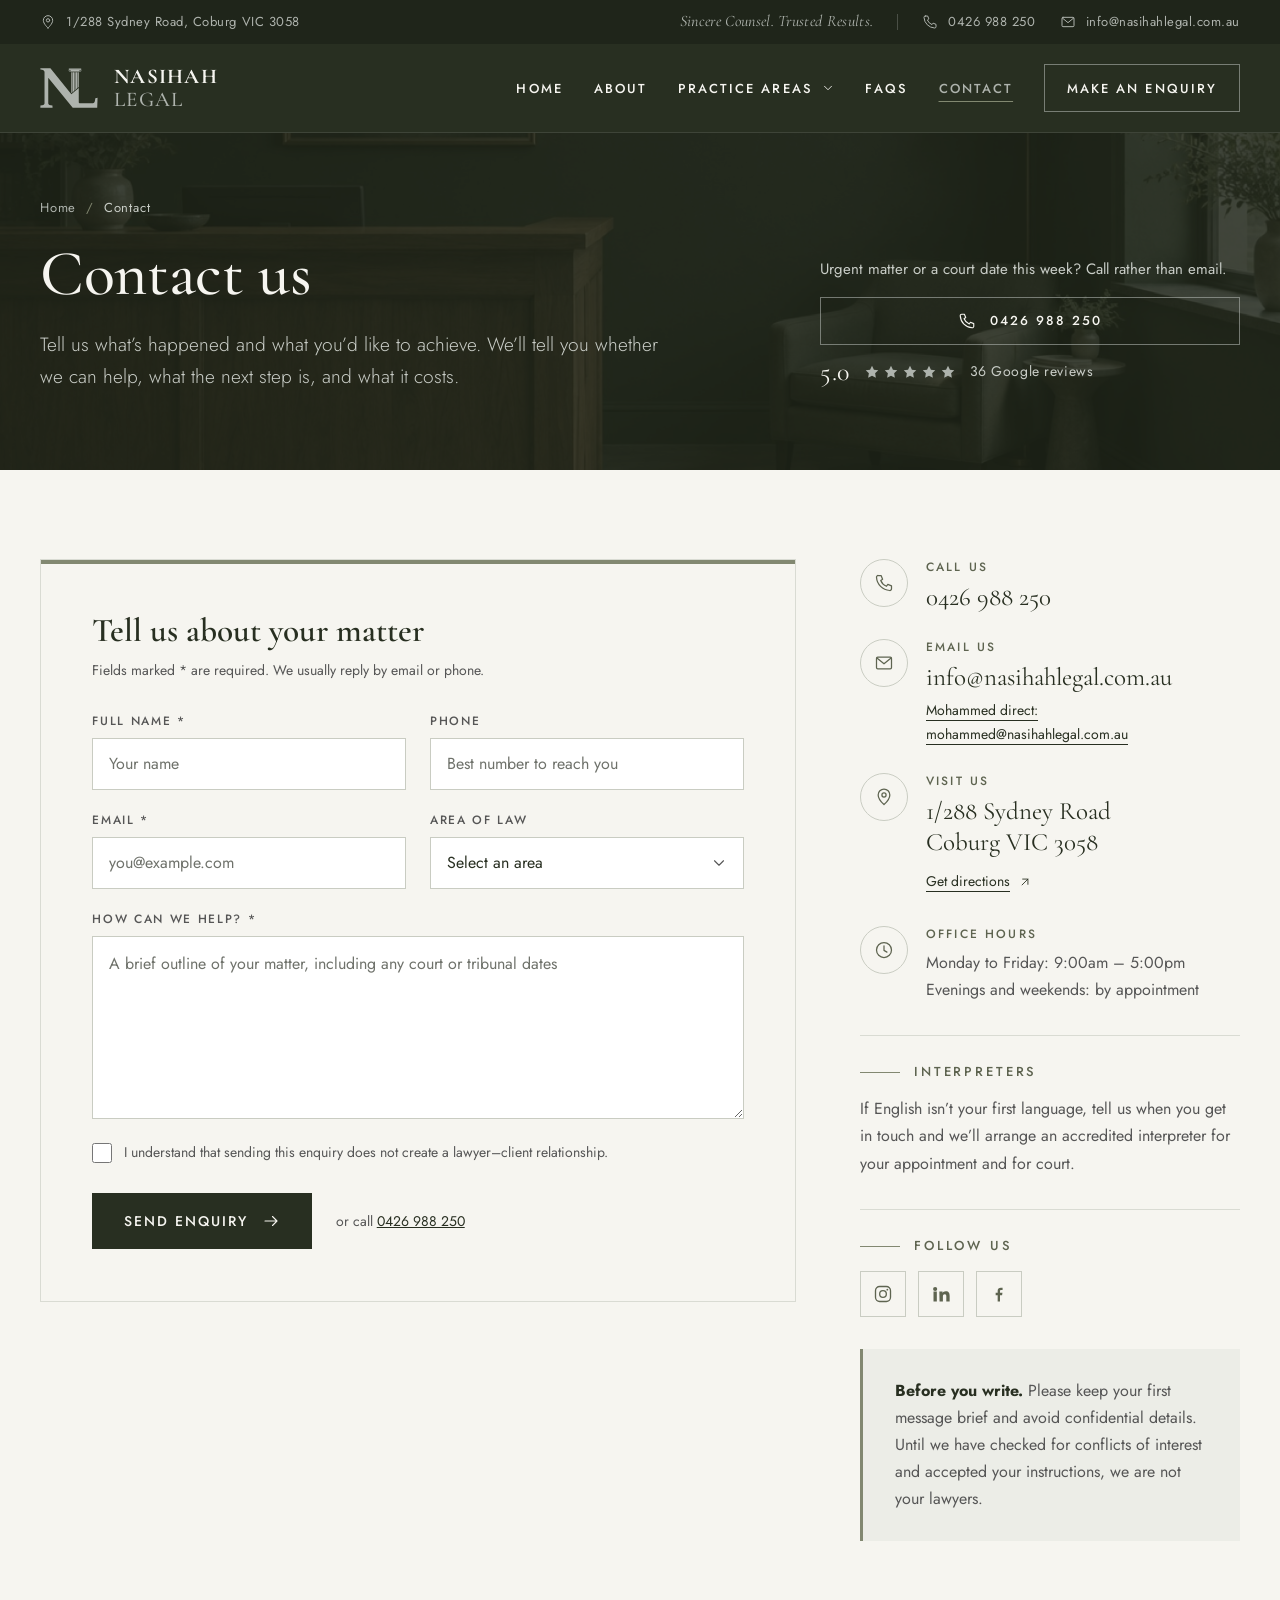
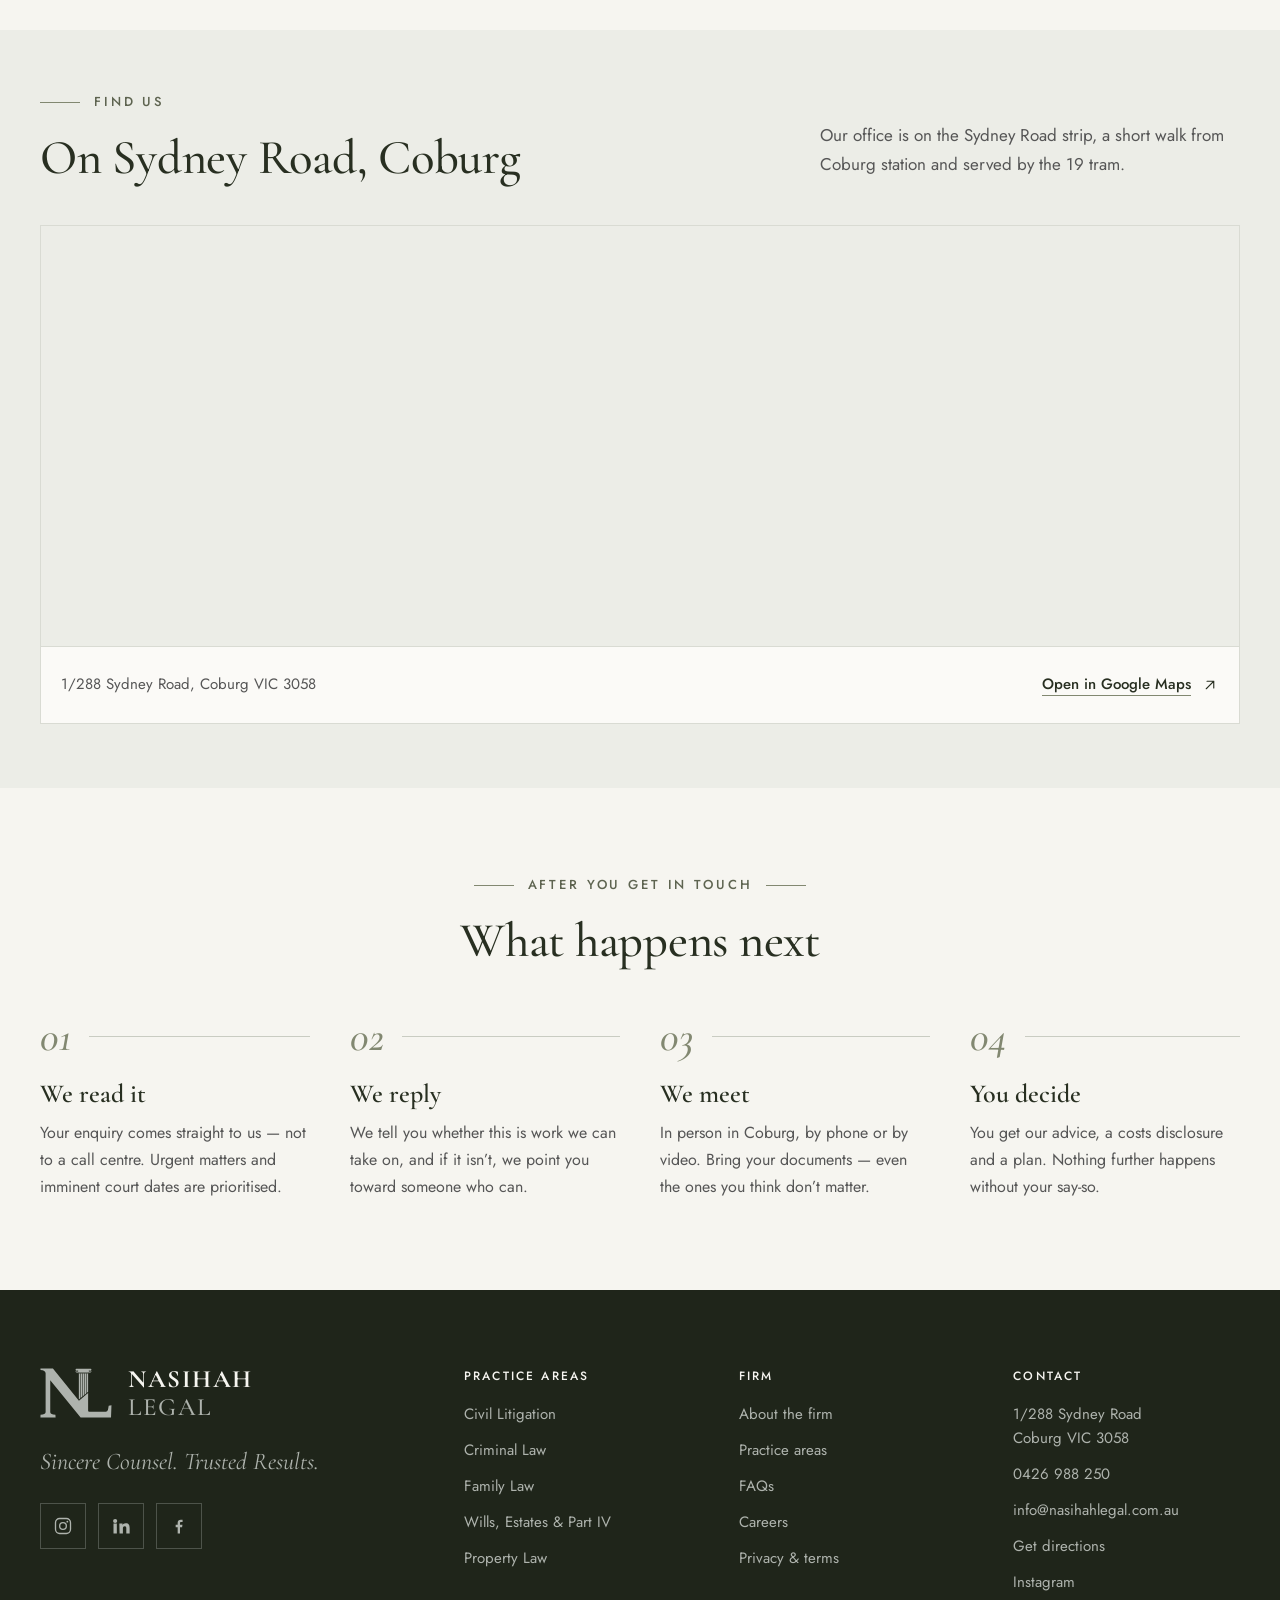
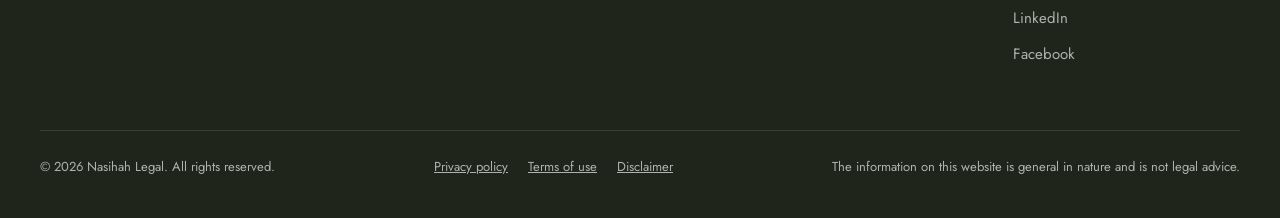
<file: contact.html>
<!doctype html>
<html lang="en-AU">
<head>
<meta charset="utf-8">
<meta name="viewport" content="width=device-width, initial-scale=1">
<title>Contact | Nasihah Legal, Coburg</title>
<meta name="description" content="Call 0426 988 250, email info@nasihahlegal.com.au or send an enquiry. Our office is at 1/288 Sydney Road, Coburg VIC 3058.">
<meta name="theme-color" content="#282F21">
<meta property="og:site_name" content="Nasihah Legal">
<meta property="og:title" content="Contact | Nasihah Legal, Coburg">
<meta property="og:description" content="Call 0426 988 250, email info@nasihahlegal.com.au or send an enquiry. Our office is at 1/288 Sydney Road, Coburg VIC 3058.">
<meta property="og:type" content="website">
<meta property="og:image" content="https://nasihahlegal.com.au/assets/img/social-card.jpg">
<link rel="canonical" href="https://nasihahlegal.com.au/contact.html">
<meta property="og:url" content="https://nasihahlegal.com.au/contact.html">
<link rel="icon" href="favicon.svg" type="image/svg+xml">
<link rel="preconnect" href="https://fonts.googleapis.com">
<link rel="preconnect" href="https://fonts.gstatic.com" crossorigin>
<link rel="stylesheet" href="https://fonts.googleapis.com/css2?family=Amiri&family=Cormorant+Garamond:ital,wght@0,400;0,500;0,600;0,700;1,400;1,500&family=Jost:wght@300;400;500&display=swap">
<link rel="stylesheet" href="assets/css/site.css">
<script type="application/ld+json">
{
  "@context": "https://schema.org",
  "@type": "LegalService",
  "name": "Nasihah Legal",
  "slogan": "Sincere Counsel. Trusted Results.",
  "description": "Law firm in Coburg, Victoria acting in civil litigation, criminal law, family law, wills and estates, and property law.",
  "telephone": "+61426988250",
  "email": "info@nasihahlegal.com.au",
  "address": {
    "@type": "PostalAddress",
    "streetAddress": "1/288 Sydney Road",
    "addressLocality": "Coburg",
    "addressRegion": "VIC",
    "postalCode": "3058",
    "addressCountry": "AU"
  },
  "areaServed": "Melbourne, Victoria, Australia",
  "sameAs": [
    "https://www.instagram.com/nasihahlegal/",
    "https://www.linkedin.com/company/nasihah-legal/",
    "https://www.facebook.com/people/Nasihah-Legal/61577443514983/"
  ]
}
</script>
</head>
<body>
<a class="skip-link" href="#main">Skip to content</a>
<svg width="0" height="0" style="position:absolute" aria-hidden="true" focusable="false">
  <symbol id="nl-mark" viewBox="350 26 808 556">
    <path fill="currentColor" d="M355 30H495L787 390L890 305V503Q890 515 903 515H1088Q1106 513 1113 492L1121 448L1152 441L1147 578H806L465 160V521Q467 546 523 549L525 578H355L356 549Q411 546 413 521V82Q411 52 356 47Z"/>
    <rect fill="currentColor" x="749" y="32" width="178" height="17" rx="8.5"/>
    <circle cx="768" cy="60" r="14" fill="none" stroke="currentColor" stroke-width="8"/>
    <circle cx="908" cy="60" r="14" fill="none" stroke="currentColor" stroke-width="8"/>
    <circle fill="currentColor" cx="768" cy="60" r="4.5"/>
    <circle fill="currentColor" cx="908" cy="60" r="4.5"/>
    <rect fill="currentColor" x="778" y="46" width="120" height="24"/>
    <rect fill="currentColor" x="780" y="74" width="116" height="7"/>
    <path fill="currentColor" d="M786 85H802V363.6L786 376.8ZM808 85H824V345.5L808 358.7ZM830 85H846V327.3L830 341.5ZM852 85H868V309.2L852 322.4ZM874 85H890V291L874 304.2Z"/>
  </symbol>
  <symbol id="nl-column" viewBox="0 0 60 100">
    <rect fill="currentColor" x="4" y="3" width="52" height="6" rx="3"/>
    <circle cx="9.5" cy="11.5" r="4.4" fill="none" stroke="currentColor" stroke-width="2.4"/>
    <circle cx="50.5" cy="11.5" r="4.4" fill="none" stroke="currentColor" stroke-width="2.4"/>
    <circle fill="currentColor" cx="9.5" cy="11.5" r="1.3"/>
    <circle fill="currentColor" cx="50.5" cy="11.5" r="1.3"/>
    <rect fill="currentColor" x="14" y="8" width="32" height="7"/>
    <rect fill="currentColor" x="13" y="17" width="34" height="3"/>
    <path fill="currentColor" d="M15 22h4.2v61H15zM21.45 22h4.2v61h-4.2zM27.9 22h4.2v61h-4.2zM34.35 22h4.2v61h-4.2zM40.8 22H45v61h-4.2z"/>
    <rect fill="currentColor" x="12" y="85" width="36" height="3.4" rx="1"/>
    <rect fill="currentColor" x="9.5" y="90" width="41" height="3.4" rx="1"/>
    <rect fill="currentColor" x="7" y="95" width="46" height="3.4" rx="1"/>
  </symbol>
  <symbol id="nl-column-mini" viewBox="0 0 60 100">
    <rect fill="currentColor" x="4" y="3" width="52" height="8" rx="3"/>
    <rect fill="currentColor" x="13" y="16" width="34" height="68"/>
    <rect fill="currentColor" x="7" y="88" width="46" height="9" rx="1"/>
  </symbol>
  <symbol id="i-arrow" viewBox="0 0 24 24"><path d="M4 12h16M14 6l6 6-6 6" fill="none" stroke="currentColor" stroke-width="1.5" stroke-linecap="round" stroke-linejoin="round"/></symbol>
  <symbol id="i-external" viewBox="0 0 24 24"><path d="M7 17L17 7M8 7h9v9" fill="none" stroke="currentColor" stroke-width="1.5" stroke-linecap="round" stroke-linejoin="round"/></symbol>
  <symbol id="i-pin" viewBox="0 0 24 24"><g fill="none" stroke="currentColor" stroke-width="1.5" stroke-linecap="round" stroke-linejoin="round"><path d="M12 21s-7-6.2-7-11.5A7 7 0 0 1 19 9.5C19 14.8 12 21 12 21z"/><circle cx="12" cy="9.5" r="2.5"/></g></symbol>
  <symbol id="i-mail" viewBox="0 0 24 24"><g fill="none" stroke="currentColor" stroke-width="1.5" stroke-linecap="round" stroke-linejoin="round"><rect x="3" y="5" width="18" height="14" rx="1.5"/><path d="M3.5 6l8.5 7 8.5-7"/></g></symbol>
  <symbol id="i-phone" viewBox="0 0 24 24"><path d="M5 3h3.5l1.8 4.4-2.2 1.6a12 12 0 0 0 6.9 6.9l1.6-2.2L21 15.5V19a2 2 0 0 1-2.2 2A16.8 16.8 0 0 1 3 5.2 2 2 0 0 1 5 3z" fill="none" stroke="currentColor" stroke-width="1.5" stroke-linecap="round" stroke-linejoin="round"/></symbol>
  <symbol id="i-clock" viewBox="0 0 24 24"><g fill="none" stroke="currentColor" stroke-width="1.5" stroke-linecap="round" stroke-linejoin="round"><circle cx="12" cy="12" r="9"/><path d="M12 7v5.5l3.5 2"/></g></symbol>
  <symbol id="i-chevron" viewBox="0 0 24 24"><path d="M6 9l6 6 6-6" fill="none" stroke="currentColor" stroke-width="1.5" stroke-linecap="round" stroke-linejoin="round"/></symbol>
  <symbol id="i-instagram" viewBox="0 0 24 24"><g fill="none" stroke="currentColor" stroke-width="1.6"><rect x="3" y="3" width="18" height="18" rx="5"/><circle cx="12" cy="12" r="4"/><circle cx="17.2" cy="6.8" r="1.1" fill="currentColor" stroke="none"/></g></symbol>
  <symbol id="i-linkedin" viewBox="0 0 24 24"><path fill="currentColor" d="M4.98 3.5a2.5 2.5 0 1 1 0 5 2.5 2.5 0 0 1 0-5zM3 9h4v12H3zm7 0h3.8v1.7h.05c.53-.95 1.83-1.95 3.76-1.95 4.02 0 4.76 2.5 4.76 5.75V21h-4v-5.6c0-1.33-.02-3.05-1.9-3.05-1.9 0-2.2 1.45-2.2 2.95V21h-4z"/></symbol>
  <symbol id="i-facebook" viewBox="0 0 24 24"><path fill="currentColor" d="M13.2 21v-7.5h2.5l.45-3H13.2V8.6c0-.87.26-1.46 1.5-1.46H16.3V4.47A21 21 0 0 0 14.1 4.35c-2.2 0-3.7 1.34-3.7 3.8v2.35H8v3h2.4V21z"/></symbol>
  <symbol id="i-star" viewBox="0 0 24 24"><path fill="currentColor" d="M12 2.6l2.9 5.9 6.5.9-4.7 4.6 1.1 6.5-5.8-3-5.8 3 1.1-6.5L2.6 9.4l6.5-.9z"/></symbol>
</svg>
<div class="topbar">
  <div class="wrap">
    <div class="topbar__item"><svg aria-hidden="true"><use href="#i-pin"/></svg><span>1/288 Sydney Road, Coburg VIC 3058</span></div>
    <div class="topbar__right">
      <span class="topbar__slogan">Sincere Counsel. Trusted Results.</span>
      <span class="topbar__rule" aria-hidden="true"></span>
      <a class="topbar__item" href="tel:+61426988250"><svg aria-hidden="true"><use href="#i-phone"/></svg><span>0426 988 250</span></a>
      <a class="topbar__item" href="mailto:info@nasihahlegal.com.au"><svg aria-hidden="true"><use href="#i-mail"/></svg><span>info@nasihahlegal.com.au</span></a>
    </div>
  </div>
</div>
<header class="site-header">
  <div class="wrap">
    <a class="brand" href="index.html" aria-label="Nasihah Legal — home">
      <svg class="brand__mark" aria-hidden="true"><use href="#nl-mark"/></svg>
      <span class="brand__word"><b>NASIHAH</b><span>LEGAL</span></span>
    </a>
    <button class="menu-toggle" type="button" aria-expanded="false" aria-controls="site-nav" aria-label="Open menu">
      <svg class="icon-open" viewBox="0 0 24 24" aria-hidden="true"><path d="M4 7h16M4 12h16M9 17h11" fill="none" stroke="currentColor" stroke-width="1.5" stroke-linecap="round"/></svg>
      <svg class="icon-close" viewBox="0 0 24 24" aria-hidden="true"><path d="M6 6l12 12M18 6L6 18" fill="none" stroke="currentColor" stroke-width="1.5" stroke-linecap="round"/></svg>
    </button>
    <nav class="nav" id="site-nav" aria-label="Main">
      <a class="nav__link" href="index.html">Home</a>
      <a class="nav__link" href="about.html">About</a>
      <div class="nav__group">
        <button class="nav__trigger" type="button" aria-expanded="false" aria-controls="practice-menu">
          <span>Practice Areas</span>
          <svg aria-hidden="true"><use href="#i-chevron"/></svg>
        </button>
        <div class="nav__menu" id="practice-menu" hidden>
          <p class="nav__menu-head">Areas of law</p>
        <a href="civil-litigation.html"><svg aria-hidden="true"><use href="#nl-column-mini"/></svg>Civil Litigation</a>
        <a href="criminal-law.html"><svg aria-hidden="true"><use href="#nl-column-mini"/></svg>Criminal Law</a>
        <a href="family-law.html"><svg aria-hidden="true"><use href="#nl-column-mini"/></svg>Family Law</a>
        <a href="wills-estates.html"><svg aria-hidden="true"><use href="#nl-column-mini"/></svg>Wills, Estates &amp; Part IV</a>
        <a href="property-law.html"><svg aria-hidden="true"><use href="#nl-column-mini"/></svg>Property Law</a>
          <a href="practice-areas.html"><svg aria-hidden="true"><use href="#i-arrow"/></svg>All practice areas</a>
        </div>
      </div>
      <a class="nav__link" href="faqs.html">FAQs</a>
      <a class="nav__link" href="contact.html" aria-current="page">Contact</a>
      <a class="btn btn--ghost" href="contact.html#enquiry">Make an enquiry</a>
    </nav>
  </div>
</header>
<main id="main">
<section class="page-hero">
  <img class="page-hero__bg" src="assets/img/reception.jpg" alt="" aria-hidden="true">
  <div class="page-hero__scrim" aria-hidden="true"></div>
  <div class="wrap">
    <div class="page-hero__grid">
      <div>
        <nav aria-label="Breadcrumb">
          <ol class="breadcrumbs">
            <li><a href="index.html">Home</a></li>
            <li><span aria-current="page">Contact</span></li>
          </ol>
        </nav>
        <h1 class="display">Contact us</h1>
        <p class="page-hero__lead lede">Tell us what’s happened and what you’d like to achieve. We’ll tell you whether we can help, what the next step is, and what it costs.</p>
      </div>
      <div class="page-hero__aside">
        <p style="color:var(--mist-2)">Urgent matter or a court date this week? Call rather than email.</p>
        <a class="btn btn--ghost" href="tel:+61426988250"><svg class="arrow" aria-hidden="true"><use href="#i-phone"/></svg> 0426 988 250</a>
        <a class="rating rating--light" href="https://www.google.com/maps/search/?api=1&amp;query=Nasihah+Legal+Coburg+VIC" target="_blank" rel="noopener"><span class="rating__score">5.0</span><span class="rating__stars" aria-hidden="true"><svg><use href="#i-star"/></svg><svg><use href="#i-star"/></svg><svg><use href="#i-star"/></svg><svg><use href="#i-star"/></svg><svg><use href="#i-star"/></svg></span><span>36 Google reviews</span></a>
      </div>
    </div>
  </div>
</section>

<section class="section" id="enquiry">
  <div class="wrap">
    <div class="layout layout--contact">
      <div class="form-card">
        <form id="enquiry-form" action="https://api.web3forms.com/submit" method="POST">
          <!-- ===========================================================
               WEB3FORMS — paste your access key below.
               Free key from https://web3forms.com. Nothing else to change.
               =========================================================== -->
          <input type="hidden" name="access_key" value="0c749d6b-a610-4312-ac4a-f6e34e934d10">
          <input type="hidden" name="subject" value="New website enquiry — Nasihah Legal">
          <input type="hidden" name="from_name" value="Nasihah Legal website">
          <input type="checkbox" name="botcheck" tabindex="-1" autocomplete="off" style="display:none">

          <h2>Tell us about your matter</h2>
          <p class="form-card__sub">Fields marked * are required. We usually reply by email or phone.</p>

          <div class="fields">
            <div class="field">
              <label for="f-name">Full name *</label>
              <input id="f-name" name="name" type="text" autocomplete="name" placeholder="Your name" required>
            </div>
            <div class="field">
              <label for="f-phone">Phone</label>
              <input id="f-phone" name="phone" type="tel" autocomplete="tel" placeholder="Best number to reach you">
            </div>
            <div class="field">
              <label for="f-email">Email *</label>
              <input id="f-email" name="email" type="email" autocomplete="email" placeholder="you@example.com" required>
            </div>
            <div class="field">
              <label for="f-area">Area of law</label>
              <div class="select">
                <select id="f-area" name="area_of_law">
                  <option value="">Select an area</option>
                  <option>Civil litigation</option>
                  <option>Criminal law</option>
                  <option>Family law</option>
                  <option>Wills, estates &amp; Part IV</option>
                  <option>Property law</option>
                  <option>Not sure / other</option>
                </select>
                <svg aria-hidden="true"><use href="#i-chevron"/></svg>
              </div>
            </div>
            <div class="field field--full">
              <label for="f-message">How can we help? *</label>
              <textarea id="f-message" name="message" rows="6" placeholder="A brief outline of your matter, including any court or tribunal dates" required></textarea>
            </div>
            <label class="consent">
              <input type="checkbox" name="acknowledgement" value="Understands an enquiry does not create a lawyer-client relationship" required>
              <span>I understand that sending this enquiry does not create a lawyer–client relationship.</span>
            </label>
          </div>

          <div class="form-actions">
            <button class="btn btn--dark" type="submit">Send enquiry <svg class="arrow" aria-hidden="true"><use href="#i-arrow"/></svg></button>
            <span>or call <a href="tel:+61426988250">0426 988 250</a></span>
          </div>
          <p class="form-status" role="status" aria-live="polite" hidden></p>
        </form>

        <div class="form-success" id="form-success" tabindex="-1" hidden>
          <svg aria-hidden="true"><use href="#nl-column"/></svg>
          <h3>Thank you — your enquiry has been sent.</h3>
          <p>We’ve received your message and will be in touch shortly. If your matter is urgent, please call 0426 988 250.</p>
          <button class="btn" type="button" id="form-reset">Send another enquiry</button>
        </div>
      </div>

      <aside class="sidebar">
        <div style="display:flex;flex-direction:column;gap:32px;width:100%">
          <div class="contact-list">
            <div class="contact-item">
              <span class="contact-item__icon"><svg aria-hidden="true"><use href="#i-phone"/></svg></span>
              <div class="contact-item__body">
                <span class="contact-item__label">Call us</span>
                <a class="contact-item__value" href="tel:+61426988250">0426 988 250</a>
              </div>
            </div>
            <div class="contact-item">
              <span class="contact-item__icon"><svg aria-hidden="true"><use href="#i-mail"/></svg></span>
              <div class="contact-item__body">
                <span class="contact-item__label">Email us</span>
                <a class="contact-item__value" href="mailto:info@nasihahlegal.com.au">info@nasihahlegal.com.au</a>
                <a class="contact-item__link" href="mailto:mohammed@nasihahlegal.com.au">Mohammed direct: mohammed@nasihahlegal.com.au</a>
              </div>
            </div>
            <div class="contact-item">
              <span class="contact-item__icon"><svg aria-hidden="true"><use href="#i-pin"/></svg></span>
              <div class="contact-item__body">
                <span class="contact-item__label">Visit us</span>
                <span class="contact-item__value">1/288 Sydney Road<br>Coburg VIC 3058</span>
                <a class="contact-item__link" href="https://www.google.com/maps/search/?api=1&amp;query=1%2F288+Sydney+Road+Coburg+VIC+3058" target="_blank" rel="noopener">Get directions <svg aria-hidden="true"><use href="#i-external"/></svg></a>
              </div>
            </div>
            <div class="contact-item">
              <span class="contact-item__icon"><svg aria-hidden="true"><use href="#i-clock"/></svg></span>
              <div class="contact-item__body">
                <span class="contact-item__label">Office hours</span>
                <span style="font-size:16px;line-height:1.7">Monday to Friday: 9:00am – 5:00pm<br>Evenings and weekends: by appointment</span>
              </div>
            </div>
          </div>

          <div style="padding-top:28px;border-top:1px solid var(--line)">
            <p class="eyebrow">Interpreters</p>
            <p style="margin-top:14px;font-size:16px">If English isn’t your first language, tell us when you get in touch and we’ll arrange an accredited interpreter for your appointment and for court.</p>
          </div>

          <div style="padding-top:28px;border-top:1px solid var(--line)">
            <p class="eyebrow">Follow us</p>
            <div class="socials socials--dark" style="margin-top:16px">
              <a href="https://www.instagram.com/nasihahlegal/" target="_blank" rel="noopener" aria-label="Nasihah Legal on Instagram"><svg aria-hidden="true"><use href="#i-instagram"/></svg></a>
              <a href="https://www.linkedin.com/company/nasihah-legal/" target="_blank" rel="noopener" aria-label="Nasihah Legal on LinkedIn"><svg aria-hidden="true"><use href="#i-linkedin"/></svg></a>
              <a href="https://www.facebook.com/people/Nasihah-Legal/61577443514983/" target="_blank" rel="noopener" aria-label="Nasihah Legal on Facebook"><svg aria-hidden="true"><use href="#i-facebook"/></svg></a>
            </div>
          </div>

          <div class="callout">
            <strong>Before you write.</strong> Please keep your first message brief and avoid confidential details. Until we have checked for conflicts of interest and accepted your instructions, we are not your lawyers.
          </div>
        </div>
      </aside>
    </div>
  </div>
</section>

<section class="section section--tight section--stone">
  <div class="wrap">
    <div class="section-head">
      <div>
        <p class="eyebrow">Find us</p>
        <h2 class="display">On Sydney Road, Coburg</h2>
      </div>
      <div class="section-head__aside">
        <p>Our office is on the Sydney Road strip, a short walk from Coburg station and served by the 19 tram.</p>
      </div>
    </div>
    <div class="map" style="margin-top:40px">
      <iframe
        title="Map showing Nasihah Legal at 1/288 Sydney Road, Coburg VIC 3058"
        src="https://www.google.com/maps?q=1%2F288%20Sydney%20Road%2C%20Coburg%20VIC%203058&amp;output=embed"
        loading="lazy"
        referrerpolicy="no-referrer-when-downgrade"></iframe>
      <div class="map__foot">
        <span>1/288 Sydney Road, Coburg VIC 3058</span>
        <a class="text-link" href="https://www.google.com/maps/search/?api=1&amp;query=1%2F288+Sydney+Road+Coburg+VIC+3058" target="_blank" rel="noopener">Open in Google Maps <svg class="arrow" aria-hidden="true"><use href="#i-external"/></svg></a>
      </div>
    </div>
  </div>
</section>

<section class="section">
  <div class="wrap">
    <div class="section-head section-head--center" style="margin-bottom:48px">
      <div>
        <p class="eyebrow eyebrow--center">After you get in touch</p>
        <h2 class="display">What happens next</h2>
      </div>
    </div>
    <ol class="steps">
      <li>
        <span class="steps__num" aria-hidden="true">01</span>
        <h3>We read it</h3>
        <p>Your enquiry comes straight to us — not to a call centre. Urgent matters and imminent court dates are prioritised.</p>
      </li>
      <li>
        <span class="steps__num" aria-hidden="true">02</span>
        <h3>We reply</h3>
        <p>We tell you whether this is work we can take on, and if it isn’t, we point you toward someone who can.</p>
      </li>
      <li>
        <span class="steps__num" aria-hidden="true">03</span>
        <h3>We meet</h3>
        <p>In person in Coburg, by phone or by video. Bring your documents — even the ones you think don’t matter.</p>
      </li>
      <li>
        <span class="steps__num" aria-hidden="true">04</span>
        <h3>You decide</h3>
        <p>You get our advice, a costs disclosure and a plan. Nothing further happens without your say-so.</p>
      </li>
    </ol>
  </div>
</section>

</main>
<footer class="site-footer">
  <div class="wrap">
    <div class="footer__top">
      <div class="footer__brand">
        <a class="brand" href="index.html" aria-label="Nasihah Legal — home">
          <svg class="brand__mark" aria-hidden="true"><use href="#nl-mark"/></svg>
          <span class="brand__word"><b>NASIHAH</b><span>LEGAL</span></span>
        </a>
        <p class="footer__slogan">Sincere Counsel. Trusted Results.</p>
        <div class="socials">
          <a href="https://www.instagram.com/nasihahlegal/" target="_blank" rel="noopener" aria-label="Nasihah Legal on Instagram"><svg aria-hidden="true"><use href="#i-instagram"/></svg></a>
          <a href="https://www.linkedin.com/company/nasihah-legal/" target="_blank" rel="noopener" aria-label="Nasihah Legal on LinkedIn"><svg aria-hidden="true"><use href="#i-linkedin"/></svg></a>
          <a href="https://www.facebook.com/people/Nasihah-Legal/61577443514983/" target="_blank" rel="noopener" aria-label="Nasihah Legal on Facebook"><svg aria-hidden="true"><use href="#i-facebook"/></svg></a>
        </div>
      </div>
      <div class="footer__cols">
        <div class="footer__col">
          <h2>Practice areas</h2>
          <a href="civil-litigation.html">Civil Litigation</a>
          <a href="criminal-law.html">Criminal Law</a>
          <a href="family-law.html">Family Law</a>
          <a href="wills-estates.html">Wills, Estates &amp; Part IV</a>
          <a href="property-law.html">Property Law</a>
        </div>
        <div class="footer__col">
          <h2>Firm</h2>
          <a href="about.html">About the firm</a>
          <a href="practice-areas.html">Practice areas</a>
          <a href="faqs.html">FAQs</a>
          <a href="careers.html">Careers</a>
          <a href="privacy-terms.html">Privacy &amp; terms</a>
        </div>
        <div class="footer__col">
          <h2>Contact</h2>
          <span>1/288 Sydney Road<br>Coburg VIC 3058</span>
          <a href="tel:+61426988250">0426 988 250</a>
          <a href="mailto:info@nasihahlegal.com.au">info@nasihahlegal.com.au</a>
          <a href="https://www.google.com/maps/search/?api=1&amp;query=1%2F288+Sydney+Road+Coburg+VIC+3058" target="_blank" rel="noopener">Get directions</a>
          <a href="https://www.instagram.com/nasihahlegal/" target="_blank" rel="noopener">Instagram</a>
          <a href="https://www.linkedin.com/company/nasihah-legal/" target="_blank" rel="noopener">LinkedIn</a>
          <a href="https://www.facebook.com/people/Nasihah-Legal/61577443514983/" target="_blank" rel="noopener">Facebook</a>
        </div>
      </div>
    </div>
    <div class="footer__bottom">
      <span>&copy; <span data-year>2026</span> Nasihah Legal. All rights reserved.</span>
      <nav aria-label="Legal">
        <a href="privacy-terms.html">Privacy policy</a>
        <a href="privacy-terms.html#terms">Terms of use</a>
        <a href="privacy-terms.html#disclaimer">Disclaimer</a>
      </nav>
      <span>The information on this website is general in nature and is not legal advice.</span>
    </div>
  </div>
</footer>
<script src="assets/js/site.js" defer></script>
</body>
</html>
</file>
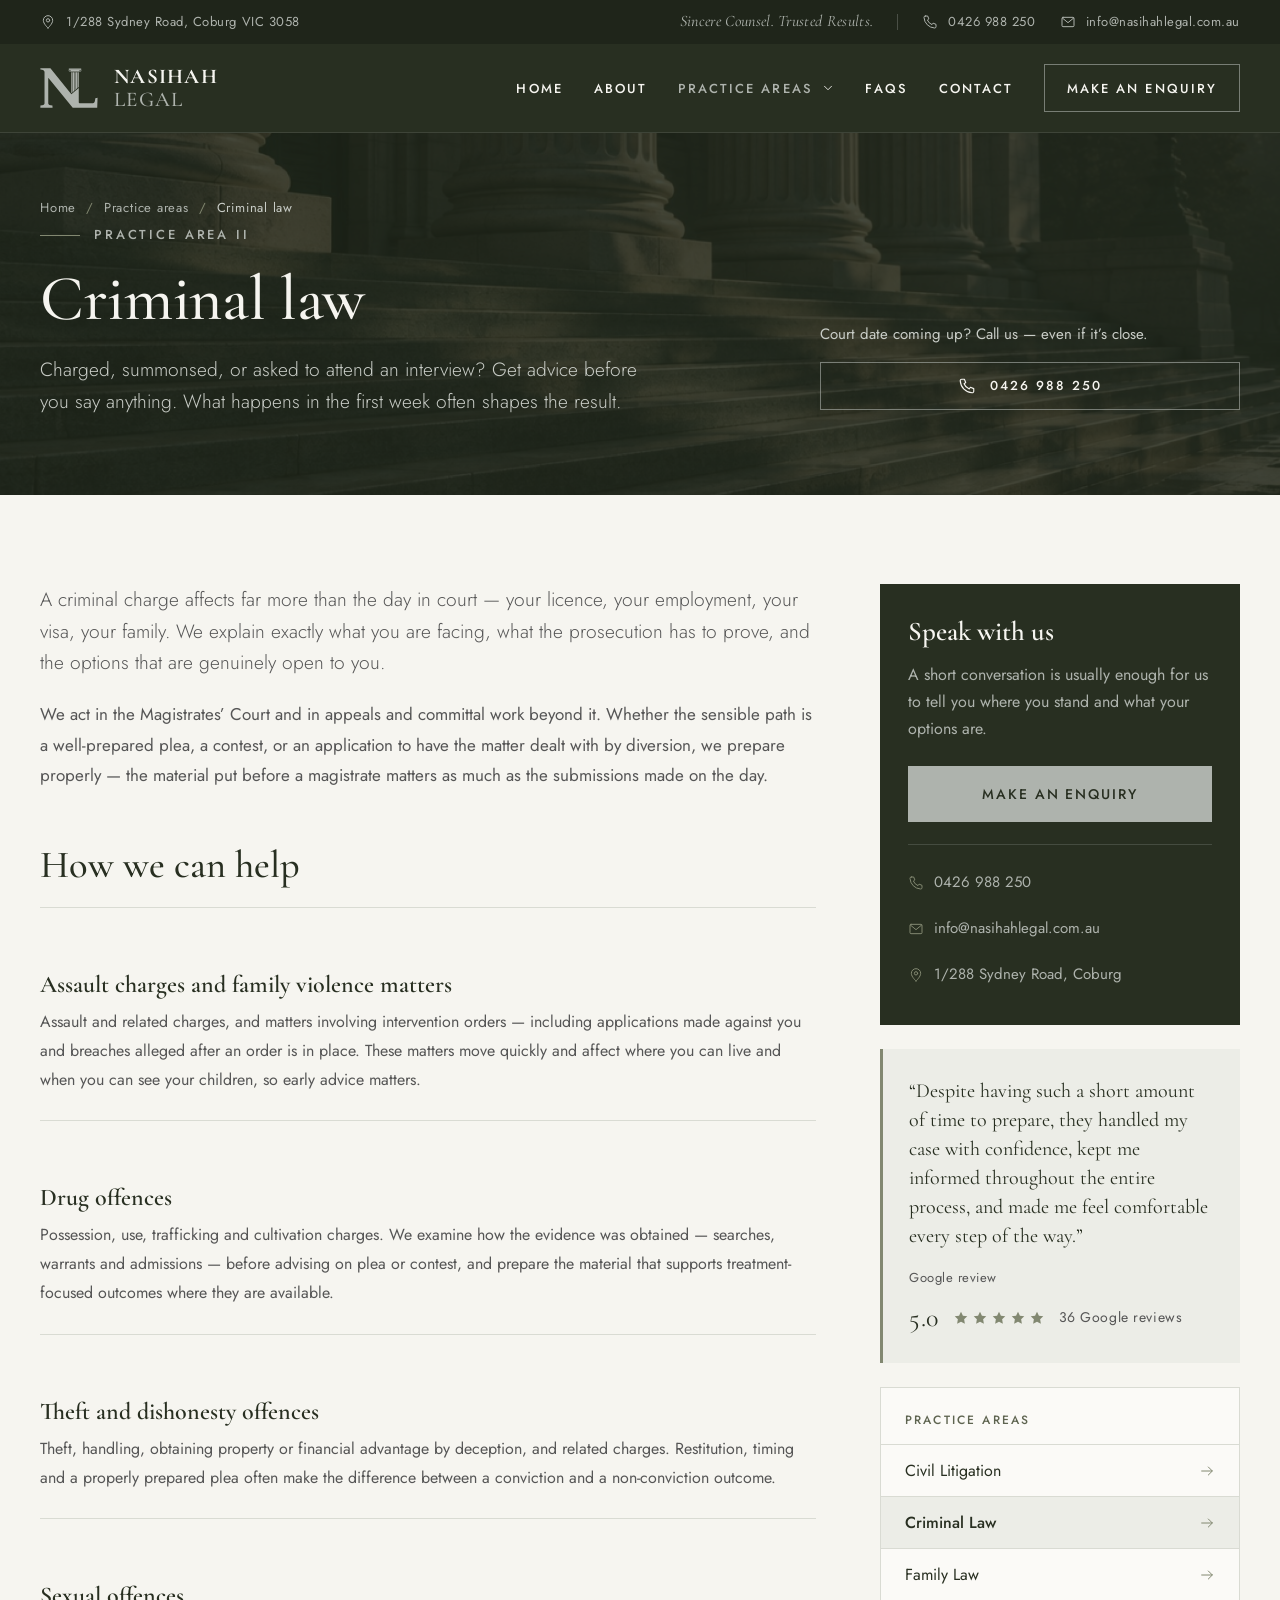
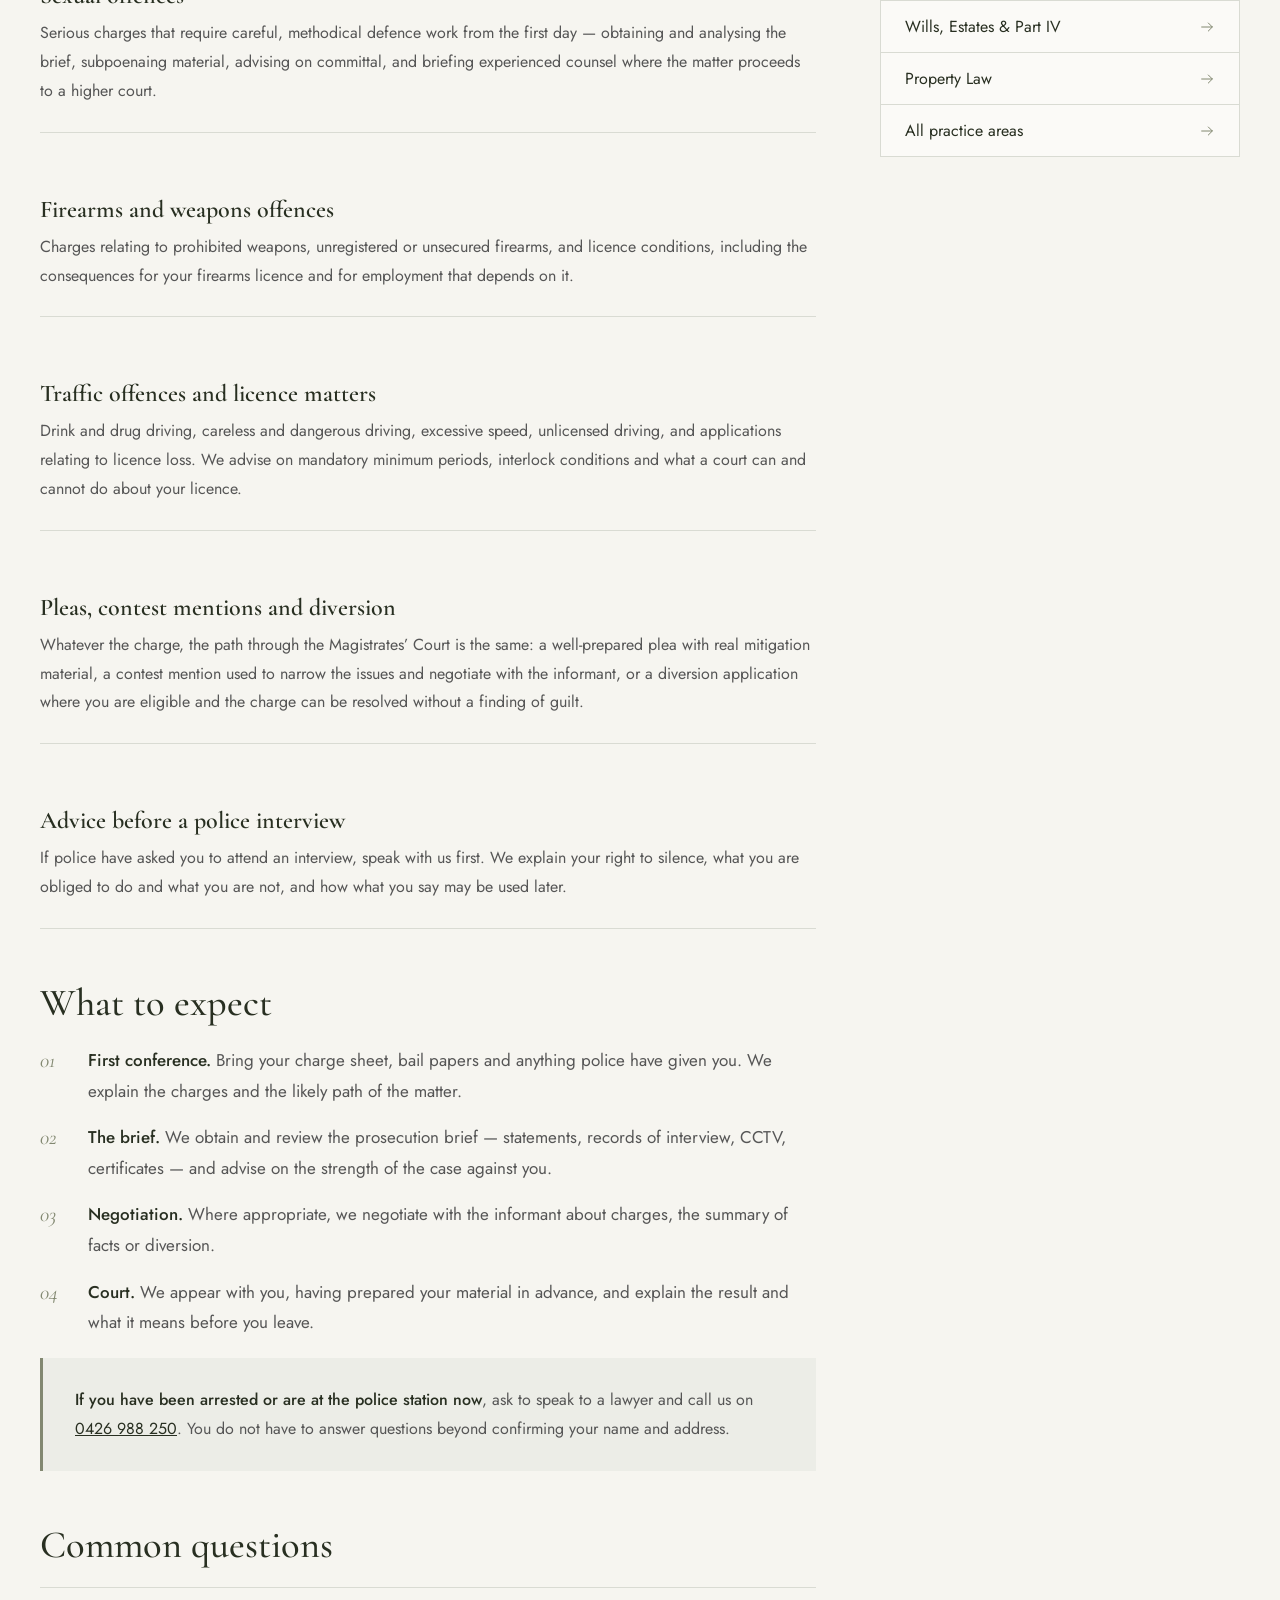
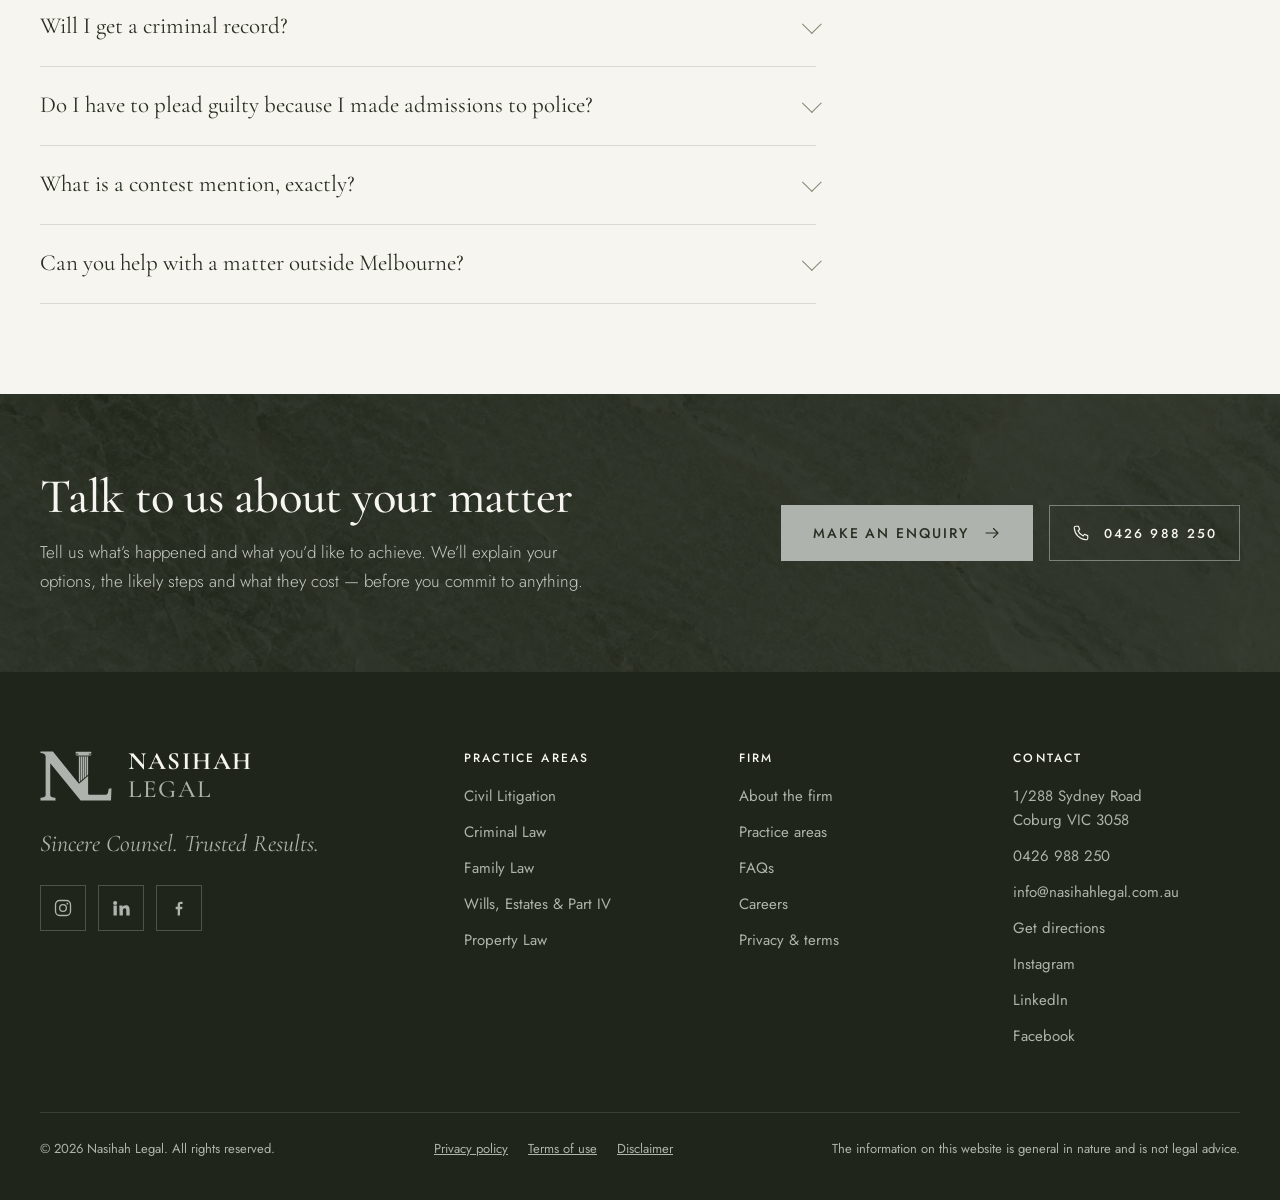
<file: criminal-law.html>
<!doctype html>
<html lang="en-AU">
<head>
<meta charset="utf-8">
<meta name="viewport" content="width=device-width, initial-scale=1">
<title>Criminal lawyers Coburg | Nasihah Legal</title>
<meta name="description" content="Plea hearings, contest mentions, diversion applications and traffic offences in the Magistrates’ Court and beyond.">
<meta name="theme-color" content="#282F21">
<meta property="og:site_name" content="Nasihah Legal">
<meta property="og:title" content="Criminal lawyers Coburg | Nasihah Legal">
<meta property="og:description" content="Plea hearings, contest mentions, diversion applications and traffic offences in the Magistrates’ Court and beyond.">
<meta property="og:type" content="website">
<meta property="og:image" content="https://nasihahlegal.com.au/assets/img/social-card.jpg">
<link rel="canonical" href="https://nasihahlegal.com.au/criminal-law.html">
<meta property="og:url" content="https://nasihahlegal.com.au/criminal-law.html">
<link rel="icon" href="favicon.svg" type="image/svg+xml">
<link rel="preconnect" href="https://fonts.googleapis.com">
<link rel="preconnect" href="https://fonts.gstatic.com" crossorigin>
<link rel="stylesheet" href="https://fonts.googleapis.com/css2?family=Amiri&family=Cormorant+Garamond:ital,wght@0,400;0,500;0,600;0,700;1,400;1,500&family=Jost:wght@300;400;500&display=swap">
<link rel="stylesheet" href="assets/css/site.css">

</head>
<body>
<a class="skip-link" href="#main">Skip to content</a>
<svg width="0" height="0" style="position:absolute" aria-hidden="true" focusable="false">
  <symbol id="nl-mark" viewBox="350 26 808 556">
    <path fill="currentColor" d="M355 30H495L787 390L890 305V503Q890 515 903 515H1088Q1106 513 1113 492L1121 448L1152 441L1147 578H806L465 160V521Q467 546 523 549L525 578H355L356 549Q411 546 413 521V82Q411 52 356 47Z"/>
    <rect fill="currentColor" x="749" y="32" width="178" height="17" rx="8.5"/>
    <circle cx="768" cy="60" r="14" fill="none" stroke="currentColor" stroke-width="8"/>
    <circle cx="908" cy="60" r="14" fill="none" stroke="currentColor" stroke-width="8"/>
    <circle fill="currentColor" cx="768" cy="60" r="4.5"/>
    <circle fill="currentColor" cx="908" cy="60" r="4.5"/>
    <rect fill="currentColor" x="778" y="46" width="120" height="24"/>
    <rect fill="currentColor" x="780" y="74" width="116" height="7"/>
    <path fill="currentColor" d="M786 85H802V363.6L786 376.8ZM808 85H824V345.5L808 358.7ZM830 85H846V327.3L830 341.5ZM852 85H868V309.2L852 322.4ZM874 85H890V291L874 304.2Z"/>
  </symbol>
  <symbol id="nl-column" viewBox="0 0 60 100">
    <rect fill="currentColor" x="4" y="3" width="52" height="6" rx="3"/>
    <circle cx="9.5" cy="11.5" r="4.4" fill="none" stroke="currentColor" stroke-width="2.4"/>
    <circle cx="50.5" cy="11.5" r="4.4" fill="none" stroke="currentColor" stroke-width="2.4"/>
    <circle fill="currentColor" cx="9.5" cy="11.5" r="1.3"/>
    <circle fill="currentColor" cx="50.5" cy="11.5" r="1.3"/>
    <rect fill="currentColor" x="14" y="8" width="32" height="7"/>
    <rect fill="currentColor" x="13" y="17" width="34" height="3"/>
    <path fill="currentColor" d="M15 22h4.2v61H15zM21.45 22h4.2v61h-4.2zM27.9 22h4.2v61h-4.2zM34.35 22h4.2v61h-4.2zM40.8 22H45v61h-4.2z"/>
    <rect fill="currentColor" x="12" y="85" width="36" height="3.4" rx="1"/>
    <rect fill="currentColor" x="9.5" y="90" width="41" height="3.4" rx="1"/>
    <rect fill="currentColor" x="7" y="95" width="46" height="3.4" rx="1"/>
  </symbol>
  <symbol id="nl-column-mini" viewBox="0 0 60 100">
    <rect fill="currentColor" x="4" y="3" width="52" height="8" rx="3"/>
    <rect fill="currentColor" x="13" y="16" width="34" height="68"/>
    <rect fill="currentColor" x="7" y="88" width="46" height="9" rx="1"/>
  </symbol>
  <symbol id="i-arrow" viewBox="0 0 24 24"><path d="M4 12h16M14 6l6 6-6 6" fill="none" stroke="currentColor" stroke-width="1.5" stroke-linecap="round" stroke-linejoin="round"/></symbol>
  <symbol id="i-external" viewBox="0 0 24 24"><path d="M7 17L17 7M8 7h9v9" fill="none" stroke="currentColor" stroke-width="1.5" stroke-linecap="round" stroke-linejoin="round"/></symbol>
  <symbol id="i-pin" viewBox="0 0 24 24"><g fill="none" stroke="currentColor" stroke-width="1.5" stroke-linecap="round" stroke-linejoin="round"><path d="M12 21s-7-6.2-7-11.5A7 7 0 0 1 19 9.5C19 14.8 12 21 12 21z"/><circle cx="12" cy="9.5" r="2.5"/></g></symbol>
  <symbol id="i-mail" viewBox="0 0 24 24"><g fill="none" stroke="currentColor" stroke-width="1.5" stroke-linecap="round" stroke-linejoin="round"><rect x="3" y="5" width="18" height="14" rx="1.5"/><path d="M3.5 6l8.5 7 8.5-7"/></g></symbol>
  <symbol id="i-phone" viewBox="0 0 24 24"><path d="M5 3h3.5l1.8 4.4-2.2 1.6a12 12 0 0 0 6.9 6.9l1.6-2.2L21 15.5V19a2 2 0 0 1-2.2 2A16.8 16.8 0 0 1 3 5.2 2 2 0 0 1 5 3z" fill="none" stroke="currentColor" stroke-width="1.5" stroke-linecap="round" stroke-linejoin="round"/></symbol>
  <symbol id="i-clock" viewBox="0 0 24 24"><g fill="none" stroke="currentColor" stroke-width="1.5" stroke-linecap="round" stroke-linejoin="round"><circle cx="12" cy="12" r="9"/><path d="M12 7v5.5l3.5 2"/></g></symbol>
  <symbol id="i-chevron" viewBox="0 0 24 24"><path d="M6 9l6 6 6-6" fill="none" stroke="currentColor" stroke-width="1.5" stroke-linecap="round" stroke-linejoin="round"/></symbol>
  <symbol id="i-instagram" viewBox="0 0 24 24"><g fill="none" stroke="currentColor" stroke-width="1.6"><rect x="3" y="3" width="18" height="18" rx="5"/><circle cx="12" cy="12" r="4"/><circle cx="17.2" cy="6.8" r="1.1" fill="currentColor" stroke="none"/></g></symbol>
  <symbol id="i-linkedin" viewBox="0 0 24 24"><path fill="currentColor" d="M4.98 3.5a2.5 2.5 0 1 1 0 5 2.5 2.5 0 0 1 0-5zM3 9h4v12H3zm7 0h3.8v1.7h.05c.53-.95 1.83-1.95 3.76-1.95 4.02 0 4.76 2.5 4.76 5.75V21h-4v-5.6c0-1.33-.02-3.05-1.9-3.05-1.9 0-2.2 1.45-2.2 2.95V21h-4z"/></symbol>
  <symbol id="i-facebook" viewBox="0 0 24 24"><path fill="currentColor" d="M13.2 21v-7.5h2.5l.45-3H13.2V8.6c0-.87.26-1.46 1.5-1.46H16.3V4.47A21 21 0 0 0 14.1 4.35c-2.2 0-3.7 1.34-3.7 3.8v2.35H8v3h2.4V21z"/></symbol>
  <symbol id="i-star" viewBox="0 0 24 24"><path fill="currentColor" d="M12 2.6l2.9 5.9 6.5.9-4.7 4.6 1.1 6.5-5.8-3-5.8 3 1.1-6.5L2.6 9.4l6.5-.9z"/></symbol>
</svg>
<div class="topbar">
  <div class="wrap">
    <div class="topbar__item"><svg aria-hidden="true"><use href="#i-pin"/></svg><span>1/288 Sydney Road, Coburg VIC 3058</span></div>
    <div class="topbar__right">
      <span class="topbar__slogan">Sincere Counsel. Trusted Results.</span>
      <span class="topbar__rule" aria-hidden="true"></span>
      <a class="topbar__item" href="tel:+61426988250"><svg aria-hidden="true"><use href="#i-phone"/></svg><span>0426 988 250</span></a>
      <a class="topbar__item" href="mailto:info@nasihahlegal.com.au"><svg aria-hidden="true"><use href="#i-mail"/></svg><span>info@nasihahlegal.com.au</span></a>
    </div>
  </div>
</div>
<header class="site-header">
  <div class="wrap">
    <a class="brand" href="index.html" aria-label="Nasihah Legal — home">
      <svg class="brand__mark" aria-hidden="true"><use href="#nl-mark"/></svg>
      <span class="brand__word"><b>NASIHAH</b><span>LEGAL</span></span>
    </a>
    <button class="menu-toggle" type="button" aria-expanded="false" aria-controls="site-nav" aria-label="Open menu">
      <svg class="icon-open" viewBox="0 0 24 24" aria-hidden="true"><path d="M4 7h16M4 12h16M9 17h11" fill="none" stroke="currentColor" stroke-width="1.5" stroke-linecap="round"/></svg>
      <svg class="icon-close" viewBox="0 0 24 24" aria-hidden="true"><path d="M6 6l12 12M18 6L6 18" fill="none" stroke="currentColor" stroke-width="1.5" stroke-linecap="round"/></svg>
    </button>
    <nav class="nav" id="site-nav" aria-label="Main">
      <a class="nav__link" href="index.html">Home</a>
      <a class="nav__link" href="about.html">About</a>
      <div class="nav__group">
        <button class="nav__trigger" type="button" aria-expanded="false" aria-controls="practice-menu">
          <span style="color:var(--mist)">Practice Areas</span>
          <svg aria-hidden="true"><use href="#i-chevron"/></svg>
        </button>
        <div class="nav__menu" id="practice-menu" hidden>
          <p class="nav__menu-head">Areas of law</p>
        <a href="civil-litigation.html"><svg aria-hidden="true"><use href="#nl-column-mini"/></svg>Civil Litigation</a>
        <a href="criminal-law.html" aria-current="page"><svg aria-hidden="true"><use href="#nl-column-mini"/></svg>Criminal Law</a>
        <a href="family-law.html"><svg aria-hidden="true"><use href="#nl-column-mini"/></svg>Family Law</a>
        <a href="wills-estates.html"><svg aria-hidden="true"><use href="#nl-column-mini"/></svg>Wills, Estates &amp; Part IV</a>
        <a href="property-law.html"><svg aria-hidden="true"><use href="#nl-column-mini"/></svg>Property Law</a>
          <a href="practice-areas.html"><svg aria-hidden="true"><use href="#i-arrow"/></svg>All practice areas</a>
        </div>
      </div>
      <a class="nav__link" href="faqs.html">FAQs</a>
      <a class="nav__link" href="contact.html">Contact</a>
      <a class="btn btn--ghost" href="contact.html#enquiry">Make an enquiry</a>
    </nav>
  </div>
</header>
<main id="main">
<section class="page-hero">
  <img class="page-hero__bg" src="assets/img/criminal-steps.jpg" alt="" aria-hidden="true">
  <div class="page-hero__scrim" aria-hidden="true"></div>
  <div class="wrap">
    <div class="page-hero__grid">
      <div>
        <nav aria-label="Breadcrumb">
          <ol class="breadcrumbs">
            <li><a href="index.html">Home</a></li>
            <li><a href="practice-areas.html">Practice areas</a></li>
            <li><span aria-current="page">Criminal law</span></li>
          </ol>
        </nav>
        <p class="eyebrow eyebrow--light" style="margin-top:8px">Practice area II</p>
        <h1 class="display">Criminal law</h1>
        <p class="page-hero__lead lede">Charged, summonsed, or asked to attend an interview? Get advice before you say anything. What happens in the first week often shapes the result.</p>
      </div>
      <div class="page-hero__aside">
        <p style="color:var(--mist-2)">Court date coming up? Call us — even if it’s close.</p>
        <a class="btn btn--ghost" href="tel:+61426988250"><svg class="arrow" aria-hidden="true"><use href="#i-phone"/></svg> 0426 988 250</a>
      </div>
    </div>
  </div>
</section>

<section class="section">
  <div class="wrap">
    <div class="layout">
      <div class="prose">
        <p class="lede">A criminal charge affects far more than the day in court — your licence, your employment, your visa, your family. We explain exactly what you are facing, what the prosecution has to prove, and the options that are genuinely open to you.</p>
        <p>We act in the Magistrates’ Court and in appeals and committal work beyond it. Whether the sensible path is a well-prepared plea, a contest, or an application to have the matter dealt with by diversion, we prepare properly — the material put before a magistrate matters as much as the submissions made on the day.</p>

        <h2>How we can help</h2>
        <div class="service-list">
          <div class="service-list__item">
            <h3>Assault charges and family violence matters</h3>
            <p>Assault and related charges, and matters involving intervention orders — including applications made against you and breaches alleged after an order is in place. These matters move quickly and affect where you can live and when you can see your children, so early advice matters.</p>
          </div>
          <div class="service-list__item">
            <h3>Drug offences</h3>
            <p>Possession, use, trafficking and cultivation charges. We examine how the evidence was obtained — searches, warrants and admissions — before advising on plea or contest, and prepare the material that supports treatment-focused outcomes where they are available.</p>
          </div>
          <div class="service-list__item">
            <h3>Theft and dishonesty offences</h3>
            <p>Theft, handling, obtaining property or financial advantage by deception, and related charges. Restitution, timing and a properly prepared plea often make the difference between a conviction and a non-conviction outcome.</p>
          </div>
          <div class="service-list__item">
            <h3>Sexual offences</h3>
            <p>Serious charges that require careful, methodical defence work from the first day — obtaining and analysing the brief, subpoenaing material, advising on committal, and briefing experienced counsel where the matter proceeds to a higher court.</p>
          </div>
          <div class="service-list__item">
            <h3>Firearms and weapons offences</h3>
            <p>Charges relating to prohibited weapons, unregistered or unsecured firearms, and licence conditions, including the consequences for your firearms licence and for employment that depends on it.</p>
          </div>
          <div class="service-list__item">
            <h3>Traffic offences and licence matters</h3>
            <p>Drink and drug driving, careless and dangerous driving, excessive speed, unlicensed driving, and applications relating to licence loss. We advise on mandatory minimum periods, interlock conditions and what a court can and cannot do about your licence.</p>
          </div>
          <div class="service-list__item">
            <h3>Pleas, contest mentions and diversion</h3>
            <p>Whatever the charge, the path through the Magistrates’ Court is the same: a well-prepared plea with real mitigation material, a contest mention used to narrow the issues and negotiate with the informant, or a diversion application where you are eligible and the charge can be resolved without a finding of guilt.</p>
          </div>
          <div class="service-list__item">
            <h3>Advice before a police interview</h3>
            <p>If police have asked you to attend an interview, speak with us first. We explain your right to silence, what you are obliged to do and what you are not, and how what you say may be used later.</p>
          </div>
        </div>

        <h2>What to expect</h2>
        <ol>
          <li><strong>First conference.</strong> Bring your charge sheet, bail papers and anything police have given you. We explain the charges and the likely path of the matter.</li>
          <li><strong>The brief.</strong> We obtain and review the prosecution brief — statements, records of interview, CCTV, certificates — and advise on the strength of the case against you.</li>
          <li><strong>Negotiation.</strong> Where appropriate, we negotiate with the informant about charges, the summary of facts or diversion.</li>
          <li><strong>Court.</strong> We appear with you, having prepared your material in advance, and explain the result and what it means before you leave.</li>
        </ol>

        <div class="callout">
          <strong>If you have been arrested or are at the police station now</strong>, ask to speak to a lawyer and call us on <a href="tel:+61426988250">0426 988 250</a>. You do not have to answer questions beyond confirming your name and address.
        </div>

        <h2>Common questions</h2>
        <div class="faq">
          <details>
            <summary>Will I get a criminal record?</summary>
            <div class="faq__body">
              <p>Not every finding of guilt results in a recorded conviction. A court can, in appropriate cases, find the charge proven without recording a conviction, and diversion avoids a finding of guilt altogether. What is realistic in your case depends on the offence, your history and the material we can put before the court.</p>
            </div>
          </details>
          <details>
            <summary>Do I have to plead guilty because I made admissions to police?</summary>
            <div class="faq__body">
              <p>No. Admissions are one part of a brief and are not always admissible or accurate. We review how the interview was conducted and what the rest of the evidence shows before advising you on how to plead.</p>
            </div>
          </details>
          <details>
            <summary>What is a contest mention, exactly?</summary>
            <div class="faq__body">
              <p>It is a hearing before a magistrate where the parties identify the real issues in dispute and explore resolution. Many matters finish there — with charges withdrawn or amended, or with a plea on a revised summary — without the time and cost of a contested hearing.</p>
            </div>
          </details>
          <details>
            <summary>Can you help with a matter outside Melbourne?</summary>
            <div class="faq__body">
              <p>Often, yes. Tell us which court your matter is listed in and we’ll tell you honestly whether we are the right firm to act, and if not, who is.</p>
            </div>
          </details>
        </div>
      </div>

      <aside class="sidebar">
        <div class="side-card">
        <h2>Speak with us</h2>
        <p>A short conversation is usually enough for us to tell you where you stand and what your options are.</p>
        <a class="btn btn--light btn--block" href="contact.html?area=Criminal%20law#enquiry">Make an enquiry</a>
        <div class="side-card__contact">
          <a href="tel:+61426988250"><svg aria-hidden="true"><use href="#i-phone"/></svg>0426 988 250</a>
          <a href="mailto:info@nasihahlegal.com.au"><svg aria-hidden="true"><use href="#i-mail"/></svg>info@nasihahlegal.com.au</a>
          <a href="https://www.google.com/maps/search/?api=1&amp;query=1%2F288+Sydney+Road+Coburg+VIC+3058" target="_blank" rel="noopener"><svg aria-hidden="true"><use href="#i-pin"/></svg>1/288 Sydney Road, Coburg</a>
        </div>
      </div>
        <figure class="side-quote">
          <blockquote>&ldquo;Despite having such a short amount of time to prepare, they handled my case with confidence, kept me informed throughout the entire process, and made me feel comfortable every step of the way.&rdquo;</blockquote>
          <figcaption>Google review</figcaption>
          <a class="rating" href="https://www.google.com/maps/search/?api=1&amp;query=Nasihah+Legal+Coburg+VIC" target="_blank" rel="noopener"><span class="rating__score">5.0</span><span class="rating__stars" aria-hidden="true"><svg><use href="#i-star"/></svg><svg><use href="#i-star"/></svg><svg><use href="#i-star"/></svg><svg><use href="#i-star"/></svg><svg><use href="#i-star"/></svg></span><span>36 Google reviews</span></a>
        </figure>
        <nav class="side-nav" aria-label="Practice areas">
        <h3>Practice areas</h3>
        <a href="civil-litigation.html">Civil Litigation<svg aria-hidden="true"><use href="#i-arrow"/></svg></a>
        <a href="criminal-law.html" aria-current="page">Criminal Law<svg aria-hidden="true"><use href="#i-arrow"/></svg></a>
        <a href="family-law.html">Family Law<svg aria-hidden="true"><use href="#i-arrow"/></svg></a>
        <a href="wills-estates.html">Wills, Estates &amp; Part IV<svg aria-hidden="true"><use href="#i-arrow"/></svg></a>
        <a href="property-law.html">Property Law<svg aria-hidden="true"><use href="#i-arrow"/></svg></a>
        <a href="practice-areas.html">All practice areas<svg aria-hidden="true"><use href="#i-arrow"/></svg></a>
      </nav>
      </aside>
    </div>
  </div>
</section>

<section class="cta-band">
  <img class="cta-band__bg" src="assets/img/stone-texture.jpg" alt="" aria-hidden="true" loading="lazy">
  <div class="cta-band__scrim" aria-hidden="true"></div>
  <div class="wrap">
    <div>
      <h2 class="display display--light">Talk to us about your matter</h2>
      <p>Tell us what’s happened and what you’d like to achieve. We’ll explain your options, the likely steps and what they cost — before you commit to anything.</p>
    </div>
    <div class="cta-band__actions">
      <a class="btn btn--light" href="contact.html#enquiry">Make an enquiry <svg class="arrow" aria-hidden="true"><use href="#i-arrow"/></svg></a>
      <a class="btn btn--ghost" href="tel:+61426988250"><svg class="arrow" aria-hidden="true"><use href="#i-phone"/></svg> 0426 988 250</a>
    </div>
  </div>
</section>

</main>
<footer class="site-footer">
  <div class="wrap">
    <div class="footer__top">
      <div class="footer__brand">
        <a class="brand" href="index.html" aria-label="Nasihah Legal — home">
          <svg class="brand__mark" aria-hidden="true"><use href="#nl-mark"/></svg>
          <span class="brand__word"><b>NASIHAH</b><span>LEGAL</span></span>
        </a>
        <p class="footer__slogan">Sincere Counsel. Trusted Results.</p>
        <div class="socials">
          <a href="https://www.instagram.com/nasihahlegal/" target="_blank" rel="noopener" aria-label="Nasihah Legal on Instagram"><svg aria-hidden="true"><use href="#i-instagram"/></svg></a>
          <a href="https://www.linkedin.com/company/nasihah-legal/" target="_blank" rel="noopener" aria-label="Nasihah Legal on LinkedIn"><svg aria-hidden="true"><use href="#i-linkedin"/></svg></a>
          <a href="https://www.facebook.com/people/Nasihah-Legal/61577443514983/" target="_blank" rel="noopener" aria-label="Nasihah Legal on Facebook"><svg aria-hidden="true"><use href="#i-facebook"/></svg></a>
        </div>
      </div>
      <div class="footer__cols">
        <div class="footer__col">
          <h2>Practice areas</h2>
          <a href="civil-litigation.html">Civil Litigation</a>
          <a href="criminal-law.html">Criminal Law</a>
          <a href="family-law.html">Family Law</a>
          <a href="wills-estates.html">Wills, Estates &amp; Part IV</a>
          <a href="property-law.html">Property Law</a>
        </div>
        <div class="footer__col">
          <h2>Firm</h2>
          <a href="about.html">About the firm</a>
          <a href="practice-areas.html">Practice areas</a>
          <a href="faqs.html">FAQs</a>
          <a href="careers.html">Careers</a>
          <a href="privacy-terms.html">Privacy &amp; terms</a>
        </div>
        <div class="footer__col">
          <h2>Contact</h2>
          <span>1/288 Sydney Road<br>Coburg VIC 3058</span>
          <a href="tel:+61426988250">0426 988 250</a>
          <a href="mailto:info@nasihahlegal.com.au">info@nasihahlegal.com.au</a>
          <a href="https://www.google.com/maps/search/?api=1&amp;query=1%2F288+Sydney+Road+Coburg+VIC+3058" target="_blank" rel="noopener">Get directions</a>
          <a href="https://www.instagram.com/nasihahlegal/" target="_blank" rel="noopener">Instagram</a>
          <a href="https://www.linkedin.com/company/nasihah-legal/" target="_blank" rel="noopener">LinkedIn</a>
          <a href="https://www.facebook.com/people/Nasihah-Legal/61577443514983/" target="_blank" rel="noopener">Facebook</a>
        </div>
      </div>
    </div>
    <div class="footer__bottom">
      <span>&copy; <span data-year>2026</span> Nasihah Legal. All rights reserved.</span>
      <nav aria-label="Legal">
        <a href="privacy-terms.html">Privacy policy</a>
        <a href="privacy-terms.html#terms">Terms of use</a>
        <a href="privacy-terms.html#disclaimer">Disclaimer</a>
      </nav>
      <span>The information on this website is general in nature and is not legal advice.</span>
    </div>
  </div>
</footer>
<script src="assets/js/site.js" defer></script>
</body>
</html>
</file>
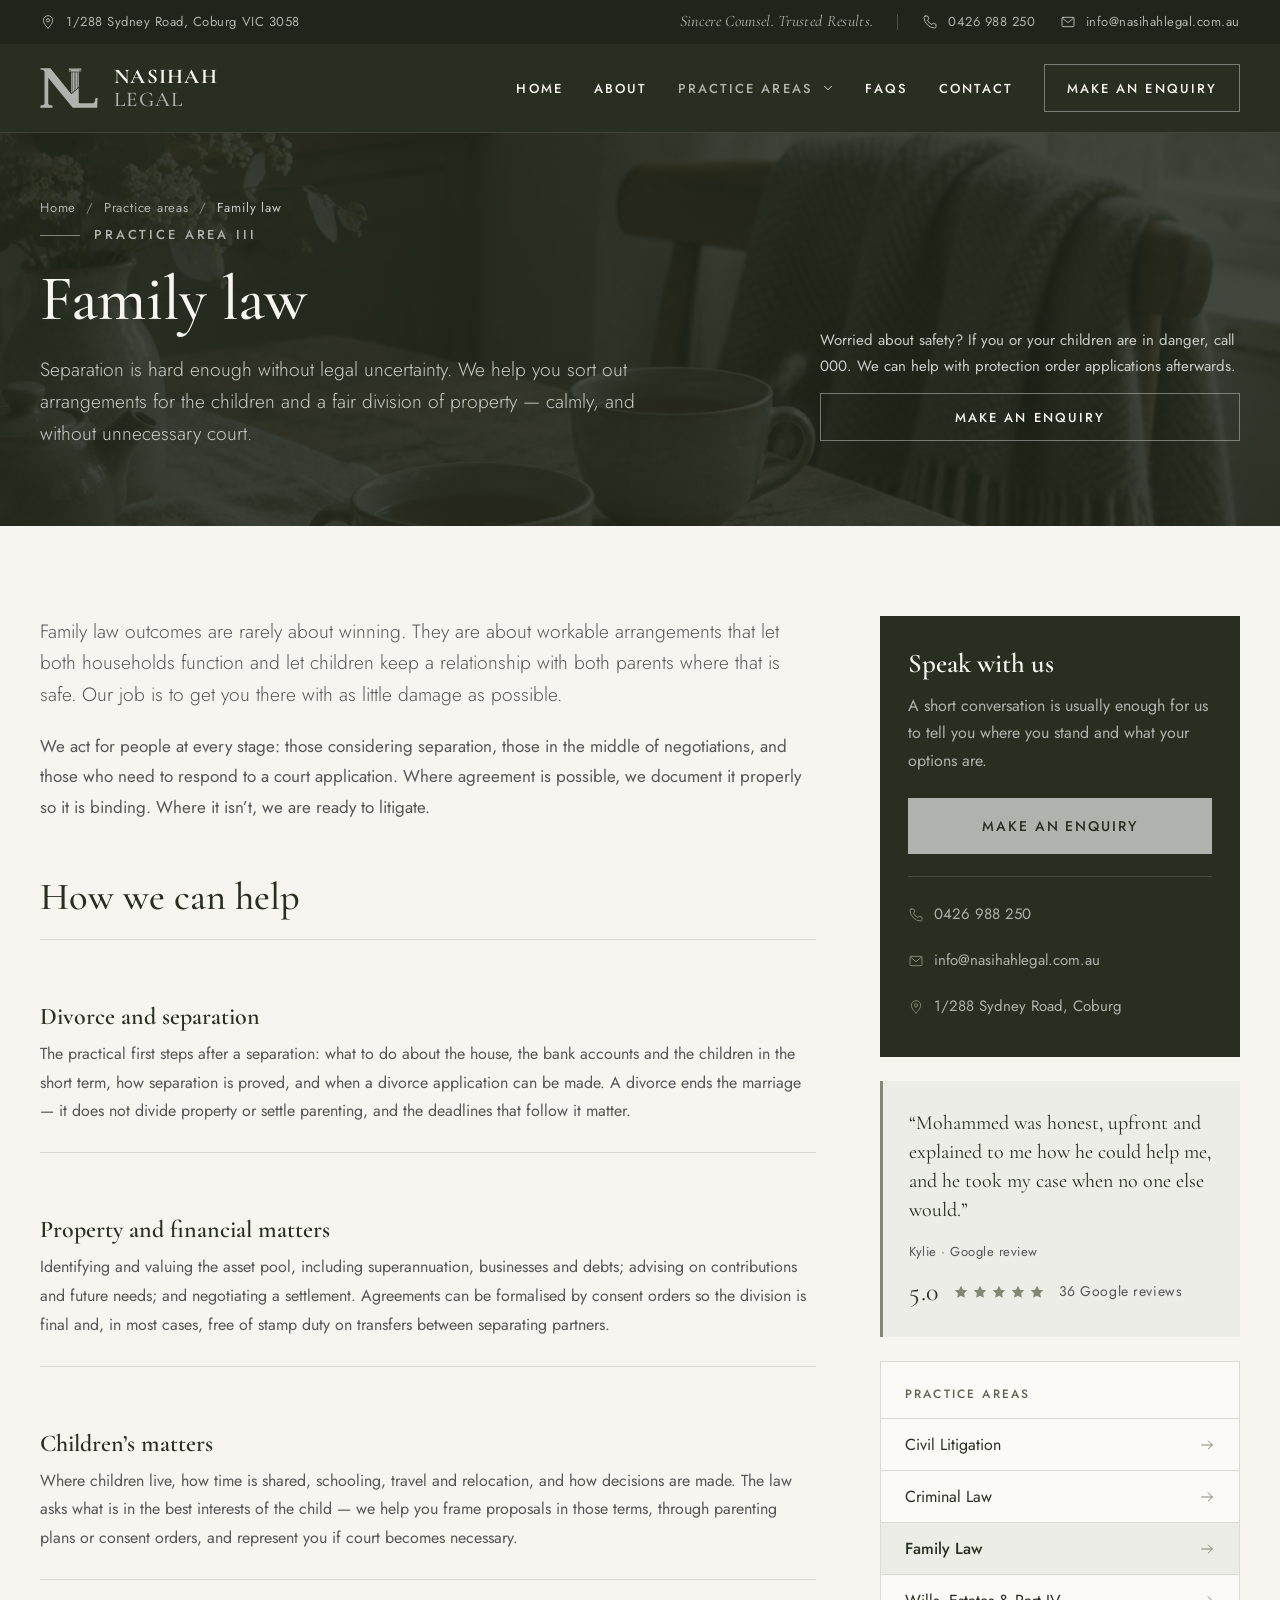
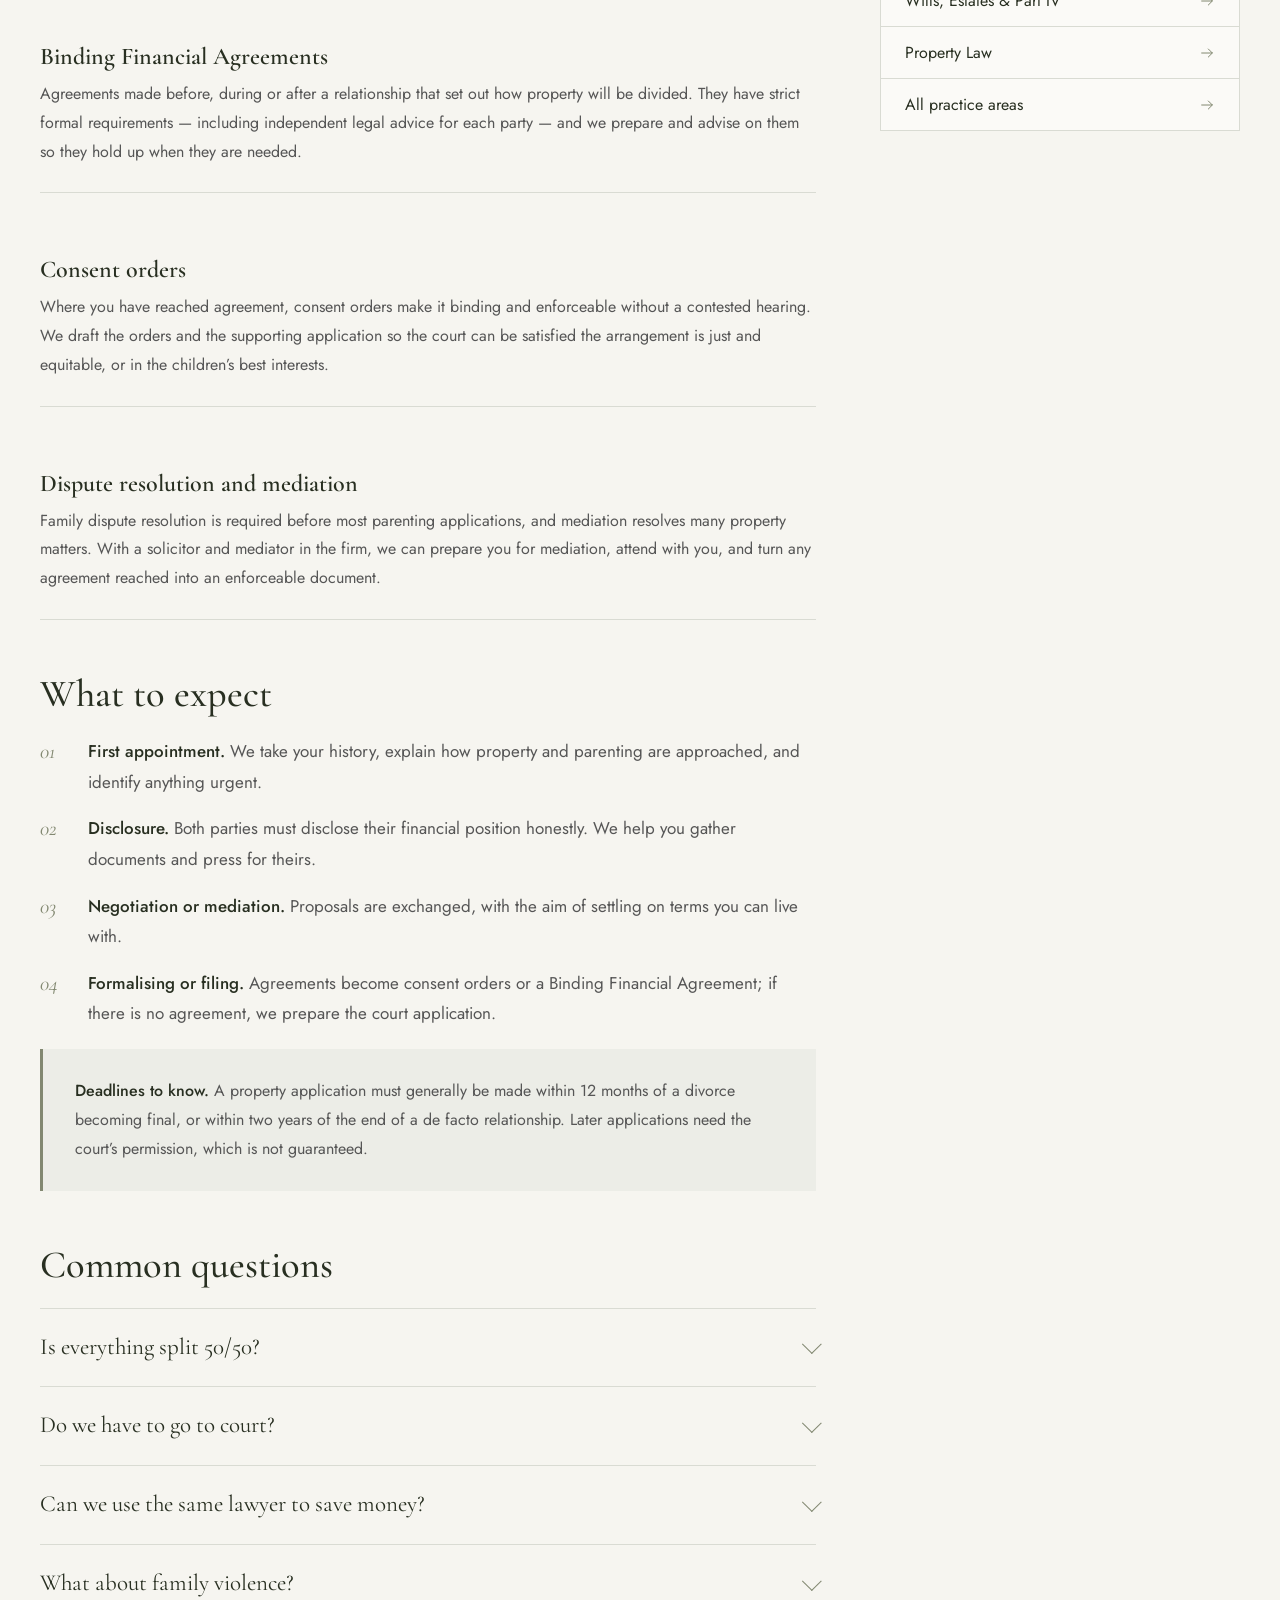
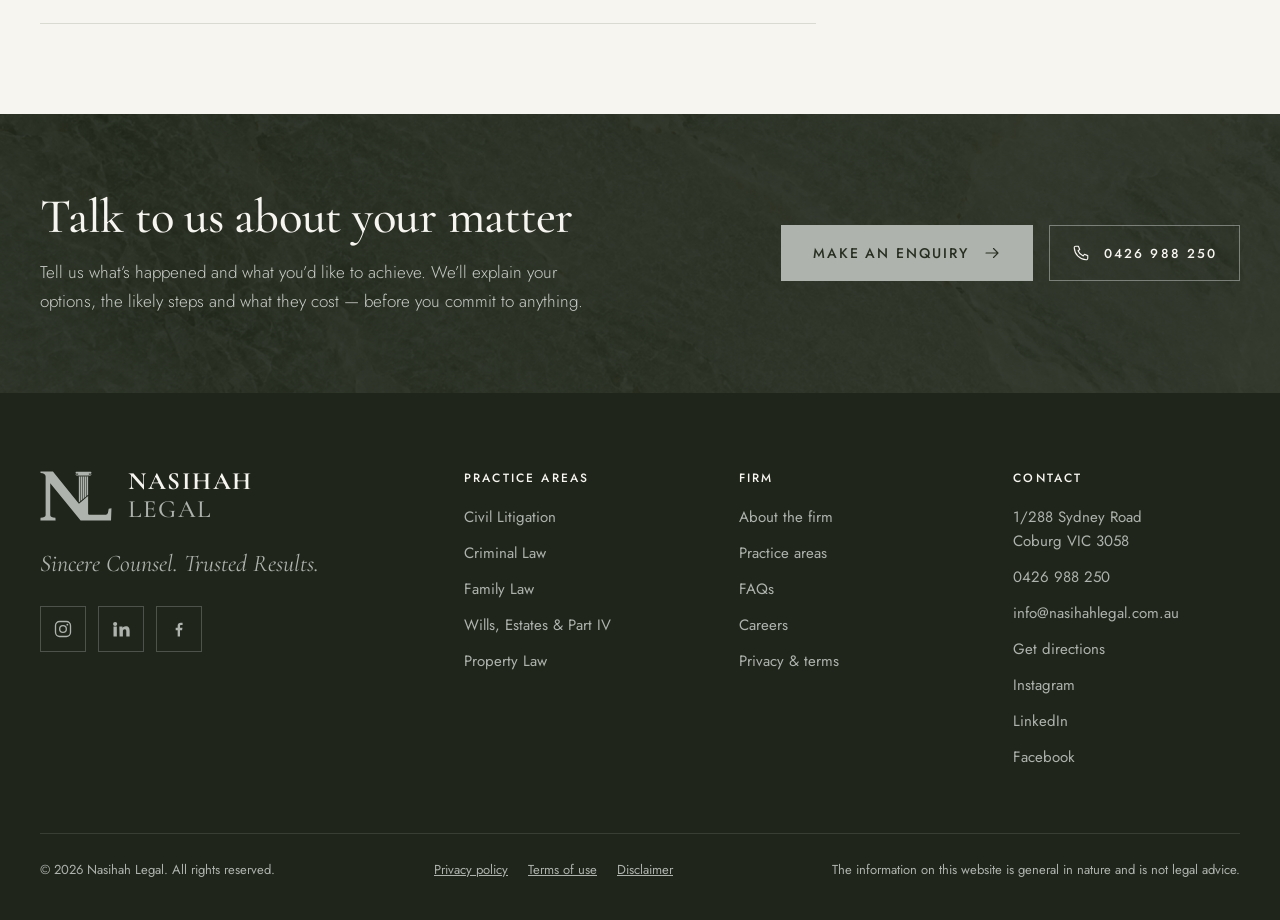
<file: family-law.html>
<!doctype html>
<html lang="en-AU">
<head>
<meta charset="utf-8">
<meta name="viewport" content="width=device-width, initial-scale=1">
<title>Family lawyers Coburg | Nasihah Legal</title>
<meta name="description" content="Property and financial settlements, children’s arrangements, Binding Financial Agreements and dispute resolution.">
<meta name="theme-color" content="#282F21">
<meta property="og:site_name" content="Nasihah Legal">
<meta property="og:title" content="Family lawyers Coburg | Nasihah Legal">
<meta property="og:description" content="Property and financial settlements, children’s arrangements, Binding Financial Agreements and dispute resolution.">
<meta property="og:type" content="website">
<meta property="og:image" content="https://nasihahlegal.com.au/assets/img/social-card.jpg">
<link rel="canonical" href="https://nasihahlegal.com.au/family-law.html">
<meta property="og:url" content="https://nasihahlegal.com.au/family-law.html">
<link rel="icon" href="favicon.svg" type="image/svg+xml">
<link rel="preconnect" href="https://fonts.googleapis.com">
<link rel="preconnect" href="https://fonts.gstatic.com" crossorigin>
<link rel="stylesheet" href="https://fonts.googleapis.com/css2?family=Amiri&family=Cormorant+Garamond:ital,wght@0,400;0,500;0,600;0,700;1,400;1,500&family=Jost:wght@300;400;500&display=swap">
<link rel="stylesheet" href="assets/css/site.css">

</head>
<body>
<a class="skip-link" href="#main">Skip to content</a>
<svg width="0" height="0" style="position:absolute" aria-hidden="true" focusable="false">
  <symbol id="nl-mark" viewBox="350 26 808 556">
    <path fill="currentColor" d="M355 30H495L787 390L890 305V503Q890 515 903 515H1088Q1106 513 1113 492L1121 448L1152 441L1147 578H806L465 160V521Q467 546 523 549L525 578H355L356 549Q411 546 413 521V82Q411 52 356 47Z"/>
    <rect fill="currentColor" x="749" y="32" width="178" height="17" rx="8.5"/>
    <circle cx="768" cy="60" r="14" fill="none" stroke="currentColor" stroke-width="8"/>
    <circle cx="908" cy="60" r="14" fill="none" stroke="currentColor" stroke-width="8"/>
    <circle fill="currentColor" cx="768" cy="60" r="4.5"/>
    <circle fill="currentColor" cx="908" cy="60" r="4.5"/>
    <rect fill="currentColor" x="778" y="46" width="120" height="24"/>
    <rect fill="currentColor" x="780" y="74" width="116" height="7"/>
    <path fill="currentColor" d="M786 85H802V363.6L786 376.8ZM808 85H824V345.5L808 358.7ZM830 85H846V327.3L830 341.5ZM852 85H868V309.2L852 322.4ZM874 85H890V291L874 304.2Z"/>
  </symbol>
  <symbol id="nl-column" viewBox="0 0 60 100">
    <rect fill="currentColor" x="4" y="3" width="52" height="6" rx="3"/>
    <circle cx="9.5" cy="11.5" r="4.4" fill="none" stroke="currentColor" stroke-width="2.4"/>
    <circle cx="50.5" cy="11.5" r="4.4" fill="none" stroke="currentColor" stroke-width="2.4"/>
    <circle fill="currentColor" cx="9.5" cy="11.5" r="1.3"/>
    <circle fill="currentColor" cx="50.5" cy="11.5" r="1.3"/>
    <rect fill="currentColor" x="14" y="8" width="32" height="7"/>
    <rect fill="currentColor" x="13" y="17" width="34" height="3"/>
    <path fill="currentColor" d="M15 22h4.2v61H15zM21.45 22h4.2v61h-4.2zM27.9 22h4.2v61h-4.2zM34.35 22h4.2v61h-4.2zM40.8 22H45v61h-4.2z"/>
    <rect fill="currentColor" x="12" y="85" width="36" height="3.4" rx="1"/>
    <rect fill="currentColor" x="9.5" y="90" width="41" height="3.4" rx="1"/>
    <rect fill="currentColor" x="7" y="95" width="46" height="3.4" rx="1"/>
  </symbol>
  <symbol id="nl-column-mini" viewBox="0 0 60 100">
    <rect fill="currentColor" x="4" y="3" width="52" height="8" rx="3"/>
    <rect fill="currentColor" x="13" y="16" width="34" height="68"/>
    <rect fill="currentColor" x="7" y="88" width="46" height="9" rx="1"/>
  </symbol>
  <symbol id="i-arrow" viewBox="0 0 24 24"><path d="M4 12h16M14 6l6 6-6 6" fill="none" stroke="currentColor" stroke-width="1.5" stroke-linecap="round" stroke-linejoin="round"/></symbol>
  <symbol id="i-external" viewBox="0 0 24 24"><path d="M7 17L17 7M8 7h9v9" fill="none" stroke="currentColor" stroke-width="1.5" stroke-linecap="round" stroke-linejoin="round"/></symbol>
  <symbol id="i-pin" viewBox="0 0 24 24"><g fill="none" stroke="currentColor" stroke-width="1.5" stroke-linecap="round" stroke-linejoin="round"><path d="M12 21s-7-6.2-7-11.5A7 7 0 0 1 19 9.5C19 14.8 12 21 12 21z"/><circle cx="12" cy="9.5" r="2.5"/></g></symbol>
  <symbol id="i-mail" viewBox="0 0 24 24"><g fill="none" stroke="currentColor" stroke-width="1.5" stroke-linecap="round" stroke-linejoin="round"><rect x="3" y="5" width="18" height="14" rx="1.5"/><path d="M3.5 6l8.5 7 8.5-7"/></g></symbol>
  <symbol id="i-phone" viewBox="0 0 24 24"><path d="M5 3h3.5l1.8 4.4-2.2 1.6a12 12 0 0 0 6.9 6.9l1.6-2.2L21 15.5V19a2 2 0 0 1-2.2 2A16.8 16.8 0 0 1 3 5.2 2 2 0 0 1 5 3z" fill="none" stroke="currentColor" stroke-width="1.5" stroke-linecap="round" stroke-linejoin="round"/></symbol>
  <symbol id="i-clock" viewBox="0 0 24 24"><g fill="none" stroke="currentColor" stroke-width="1.5" stroke-linecap="round" stroke-linejoin="round"><circle cx="12" cy="12" r="9"/><path d="M12 7v5.5l3.5 2"/></g></symbol>
  <symbol id="i-chevron" viewBox="0 0 24 24"><path d="M6 9l6 6 6-6" fill="none" stroke="currentColor" stroke-width="1.5" stroke-linecap="round" stroke-linejoin="round"/></symbol>
  <symbol id="i-instagram" viewBox="0 0 24 24"><g fill="none" stroke="currentColor" stroke-width="1.6"><rect x="3" y="3" width="18" height="18" rx="5"/><circle cx="12" cy="12" r="4"/><circle cx="17.2" cy="6.8" r="1.1" fill="currentColor" stroke="none"/></g></symbol>
  <symbol id="i-linkedin" viewBox="0 0 24 24"><path fill="currentColor" d="M4.98 3.5a2.5 2.5 0 1 1 0 5 2.5 2.5 0 0 1 0-5zM3 9h4v12H3zm7 0h3.8v1.7h.05c.53-.95 1.83-1.95 3.76-1.95 4.02 0 4.76 2.5 4.76 5.75V21h-4v-5.6c0-1.33-.02-3.05-1.9-3.05-1.9 0-2.2 1.45-2.2 2.95V21h-4z"/></symbol>
  <symbol id="i-facebook" viewBox="0 0 24 24"><path fill="currentColor" d="M13.2 21v-7.5h2.5l.45-3H13.2V8.6c0-.87.26-1.46 1.5-1.46H16.3V4.47A21 21 0 0 0 14.1 4.35c-2.2 0-3.7 1.34-3.7 3.8v2.35H8v3h2.4V21z"/></symbol>
  <symbol id="i-star" viewBox="0 0 24 24"><path fill="currentColor" d="M12 2.6l2.9 5.9 6.5.9-4.7 4.6 1.1 6.5-5.8-3-5.8 3 1.1-6.5L2.6 9.4l6.5-.9z"/></symbol>
</svg>
<div class="topbar">
  <div class="wrap">
    <div class="topbar__item"><svg aria-hidden="true"><use href="#i-pin"/></svg><span>1/288 Sydney Road, Coburg VIC 3058</span></div>
    <div class="topbar__right">
      <span class="topbar__slogan">Sincere Counsel. Trusted Results.</span>
      <span class="topbar__rule" aria-hidden="true"></span>
      <a class="topbar__item" href="tel:+61426988250"><svg aria-hidden="true"><use href="#i-phone"/></svg><span>0426 988 250</span></a>
      <a class="topbar__item" href="mailto:info@nasihahlegal.com.au"><svg aria-hidden="true"><use href="#i-mail"/></svg><span>info@nasihahlegal.com.au</span></a>
    </div>
  </div>
</div>
<header class="site-header">
  <div class="wrap">
    <a class="brand" href="index.html" aria-label="Nasihah Legal — home">
      <svg class="brand__mark" aria-hidden="true"><use href="#nl-mark"/></svg>
      <span class="brand__word"><b>NASIHAH</b><span>LEGAL</span></span>
    </a>
    <button class="menu-toggle" type="button" aria-expanded="false" aria-controls="site-nav" aria-label="Open menu">
      <svg class="icon-open" viewBox="0 0 24 24" aria-hidden="true"><path d="M4 7h16M4 12h16M9 17h11" fill="none" stroke="currentColor" stroke-width="1.5" stroke-linecap="round"/></svg>
      <svg class="icon-close" viewBox="0 0 24 24" aria-hidden="true"><path d="M6 6l12 12M18 6L6 18" fill="none" stroke="currentColor" stroke-width="1.5" stroke-linecap="round"/></svg>
    </button>
    <nav class="nav" id="site-nav" aria-label="Main">
      <a class="nav__link" href="index.html">Home</a>
      <a class="nav__link" href="about.html">About</a>
      <div class="nav__group">
        <button class="nav__trigger" type="button" aria-expanded="false" aria-controls="practice-menu">
          <span style="color:var(--mist)">Practice Areas</span>
          <svg aria-hidden="true"><use href="#i-chevron"/></svg>
        </button>
        <div class="nav__menu" id="practice-menu" hidden>
          <p class="nav__menu-head">Areas of law</p>
        <a href="civil-litigation.html"><svg aria-hidden="true"><use href="#nl-column-mini"/></svg>Civil Litigation</a>
        <a href="criminal-law.html"><svg aria-hidden="true"><use href="#nl-column-mini"/></svg>Criminal Law</a>
        <a href="family-law.html" aria-current="page"><svg aria-hidden="true"><use href="#nl-column-mini"/></svg>Family Law</a>
        <a href="wills-estates.html"><svg aria-hidden="true"><use href="#nl-column-mini"/></svg>Wills, Estates &amp; Part IV</a>
        <a href="property-law.html"><svg aria-hidden="true"><use href="#nl-column-mini"/></svg>Property Law</a>
          <a href="practice-areas.html"><svg aria-hidden="true"><use href="#i-arrow"/></svg>All practice areas</a>
        </div>
      </div>
      <a class="nav__link" href="faqs.html">FAQs</a>
      <a class="nav__link" href="contact.html">Contact</a>
      <a class="btn btn--ghost" href="contact.html#enquiry">Make an enquiry</a>
    </nav>
  </div>
</header>
<main id="main">
<section class="page-hero">
  <img class="page-hero__bg" src="assets/img/family-table.jpg" alt="" aria-hidden="true">
  <div class="page-hero__scrim" aria-hidden="true"></div>
  <div class="wrap">
    <div class="page-hero__grid">
      <div>
        <nav aria-label="Breadcrumb">
          <ol class="breadcrumbs">
            <li><a href="index.html">Home</a></li>
            <li><a href="practice-areas.html">Practice areas</a></li>
            <li><span aria-current="page">Family law</span></li>
          </ol>
        </nav>
        <p class="eyebrow eyebrow--light" style="margin-top:8px">Practice area III</p>
        <h1 class="display">Family law</h1>
        <p class="page-hero__lead lede">Separation is hard enough without legal uncertainty. We help you sort out arrangements for the children and a fair division of property — calmly, and without unnecessary court.</p>
      </div>
      <div class="page-hero__aside">
        <p style="color:var(--mist-2)">Worried about safety? If you or your children are in danger, call 000. We can help with protection order applications afterwards.</p>
        <a class="btn btn--ghost" href="contact.html#enquiry">Make an enquiry</a>
      </div>
    </div>
  </div>
</section>

<section class="section">
  <div class="wrap">
    <div class="layout">
      <div class="prose">
        <p class="lede">Family law outcomes are rarely about winning. They are about workable arrangements that let both households function and let children keep a relationship with both parents where that is safe. Our job is to get you there with as little damage as possible.</p>
        <p>We act for people at every stage: those considering separation, those in the middle of negotiations, and those who need to respond to a court application. Where agreement is possible, we document it properly so it is binding. Where it isn’t, we are ready to litigate.</p>

        <h2>How we can help</h2>
        <div class="service-list">
          <div class="service-list__item">
            <h3>Divorce and separation</h3>
            <p>The practical first steps after a separation: what to do about the house, the bank accounts and the children in the short term, how separation is proved, and when a divorce application can be made. A divorce ends the marriage — it does not divide property or settle parenting, and the deadlines that follow it matter.</p>
          </div>
          <div class="service-list__item">
            <h3>Property and financial matters</h3>
            <p>Identifying and valuing the asset pool, including superannuation, businesses and debts; advising on contributions and future needs; and negotiating a settlement. Agreements can be formalised by consent orders so the division is final and, in most cases, free of stamp duty on transfers between separating partners.</p>
          </div>
          <div class="service-list__item">
            <h3>Children’s matters</h3>
            <p>Where children live, how time is shared, schooling, travel and relocation, and how decisions are made. The law asks what is in the best interests of the child — we help you frame proposals in those terms, through parenting plans or consent orders, and represent you if court becomes necessary.</p>
          </div>
          <div class="service-list__item">
            <h3>Binding Financial Agreements</h3>
            <p>Agreements made before, during or after a relationship that set out how property will be divided. They have strict formal requirements — including independent legal advice for each party — and we prepare and advise on them so they hold up when they are needed.</p>
          </div>
          <div class="service-list__item">
            <h3>Consent orders</h3>
            <p>Where you have reached agreement, consent orders make it binding and enforceable without a contested hearing. We draft the orders and the supporting application so the court can be satisfied the arrangement is just and equitable, or in the children’s best interests.</p>
          </div>
          <div class="service-list__item">
            <h3>Dispute resolution and mediation</h3>
            <p>Family dispute resolution is required before most parenting applications, and mediation resolves many property matters. With a solicitor and mediator in the firm, we can prepare you for mediation, attend with you, and turn any agreement reached into an enforceable document.</p>
          </div>
        </div>

        <h2>What to expect</h2>
        <ol>
          <li><strong>First appointment.</strong> We take your history, explain how property and parenting are approached, and identify anything urgent.</li>
          <li><strong>Disclosure.</strong> Both parties must disclose their financial position honestly. We help you gather documents and press for theirs.</li>
          <li><strong>Negotiation or mediation.</strong> Proposals are exchanged, with the aim of settling on terms you can live with.</li>
          <li><strong>Formalising or filing.</strong> Agreements become consent orders or a Binding Financial Agreement; if there is no agreement, we prepare the court application.</li>
        </ol>

        <div class="callout">
          <strong>Deadlines to know.</strong> A property application must generally be made within 12 months of a divorce becoming final, or within two years of the end of a de facto relationship. Later applications need the court’s permission, which is not guaranteed.
        </div>

        <h2>Common questions</h2>
        <div class="faq">
          <details>
            <summary>Is everything split 50/50?</summary>
            <div class="faq__body">
              <p>No. There is no fixed formula. A court considers the assets and debts of both parties, the financial and non-financial contributions each made (including as homemaker and parent), and each person’s future needs — such as care of children, health and earning capacity. Outcomes vary widely.</p>
            </div>
          </details>
          <details>
            <summary>Do we have to go to court?</summary>
            <div class="faq__body">
              <p>Most matters never reach a final hearing. Parenting matters generally require family dispute resolution first, and property matters are commonly settled at mediation. Court remains available where there is risk, urgency, non-disclosure, or simply no prospect of agreement.</p>
            </div>
          </details>
          <details>
            <summary>Can we use the same lawyer to save money?</summary>
            <div class="faq__body">
              <p>No — a lawyer can only act for one party. For Binding Financial Agreements, independent advice for each person is a legal requirement, not just good practice.</p>
            </div>
          </details>
          <details>
            <summary>What about family violence?</summary>
            <div class="faq__body">
              <p>Tell us early. Family violence affects parenting arrangements, property outcomes and the way negotiations are conducted. We can also advise on intervention orders and arrange safe ways to communicate with the other party.</p>
            </div>
          </details>
        </div>
      </div>

      <aside class="sidebar">
        <div class="side-card">
        <h2>Speak with us</h2>
        <p>A short conversation is usually enough for us to tell you where you stand and what your options are.</p>
        <a class="btn btn--light btn--block" href="contact.html?area=Family%20law#enquiry">Make an enquiry</a>
        <div class="side-card__contact">
          <a href="tel:+61426988250"><svg aria-hidden="true"><use href="#i-phone"/></svg>0426 988 250</a>
          <a href="mailto:info@nasihahlegal.com.au"><svg aria-hidden="true"><use href="#i-mail"/></svg>info@nasihahlegal.com.au</a>
          <a href="https://www.google.com/maps/search/?api=1&amp;query=1%2F288+Sydney+Road+Coburg+VIC+3058" target="_blank" rel="noopener"><svg aria-hidden="true"><use href="#i-pin"/></svg>1/288 Sydney Road, Coburg</a>
        </div>
      </div>
        <figure class="side-quote">
          <blockquote>&ldquo;Mohammed was honest, upfront and explained to me how he could help me, and he took my case when no one else would.&rdquo;</blockquote>
          <figcaption>Kylie · Google review</figcaption>
          <a class="rating" href="https://www.google.com/maps/search/?api=1&amp;query=Nasihah+Legal+Coburg+VIC" target="_blank" rel="noopener"><span class="rating__score">5.0</span><span class="rating__stars" aria-hidden="true"><svg><use href="#i-star"/></svg><svg><use href="#i-star"/></svg><svg><use href="#i-star"/></svg><svg><use href="#i-star"/></svg><svg><use href="#i-star"/></svg></span><span>36 Google reviews</span></a>
        </figure>
        <nav class="side-nav" aria-label="Practice areas">
        <h3>Practice areas</h3>
        <a href="civil-litigation.html">Civil Litigation<svg aria-hidden="true"><use href="#i-arrow"/></svg></a>
        <a href="criminal-law.html">Criminal Law<svg aria-hidden="true"><use href="#i-arrow"/></svg></a>
        <a href="family-law.html" aria-current="page">Family Law<svg aria-hidden="true"><use href="#i-arrow"/></svg></a>
        <a href="wills-estates.html">Wills, Estates &amp; Part IV<svg aria-hidden="true"><use href="#i-arrow"/></svg></a>
        <a href="property-law.html">Property Law<svg aria-hidden="true"><use href="#i-arrow"/></svg></a>
        <a href="practice-areas.html">All practice areas<svg aria-hidden="true"><use href="#i-arrow"/></svg></a>
      </nav>
      </aside>
    </div>
  </div>
</section>

<section class="cta-band">
  <img class="cta-band__bg" src="assets/img/stone-texture.jpg" alt="" aria-hidden="true" loading="lazy">
  <div class="cta-band__scrim" aria-hidden="true"></div>
  <div class="wrap">
    <div>
      <h2 class="display display--light">Talk to us about your matter</h2>
      <p>Tell us what’s happened and what you’d like to achieve. We’ll explain your options, the likely steps and what they cost — before you commit to anything.</p>
    </div>
    <div class="cta-band__actions">
      <a class="btn btn--light" href="contact.html#enquiry">Make an enquiry <svg class="arrow" aria-hidden="true"><use href="#i-arrow"/></svg></a>
      <a class="btn btn--ghost" href="tel:+61426988250"><svg class="arrow" aria-hidden="true"><use href="#i-phone"/></svg> 0426 988 250</a>
    </div>
  </div>
</section>

</main>
<footer class="site-footer">
  <div class="wrap">
    <div class="footer__top">
      <div class="footer__brand">
        <a class="brand" href="index.html" aria-label="Nasihah Legal — home">
          <svg class="brand__mark" aria-hidden="true"><use href="#nl-mark"/></svg>
          <span class="brand__word"><b>NASIHAH</b><span>LEGAL</span></span>
        </a>
        <p class="footer__slogan">Sincere Counsel. Trusted Results.</p>
        <div class="socials">
          <a href="https://www.instagram.com/nasihahlegal/" target="_blank" rel="noopener" aria-label="Nasihah Legal on Instagram"><svg aria-hidden="true"><use href="#i-instagram"/></svg></a>
          <a href="https://www.linkedin.com/company/nasihah-legal/" target="_blank" rel="noopener" aria-label="Nasihah Legal on LinkedIn"><svg aria-hidden="true"><use href="#i-linkedin"/></svg></a>
          <a href="https://www.facebook.com/people/Nasihah-Legal/61577443514983/" target="_blank" rel="noopener" aria-label="Nasihah Legal on Facebook"><svg aria-hidden="true"><use href="#i-facebook"/></svg></a>
        </div>
      </div>
      <div class="footer__cols">
        <div class="footer__col">
          <h2>Practice areas</h2>
          <a href="civil-litigation.html">Civil Litigation</a>
          <a href="criminal-law.html">Criminal Law</a>
          <a href="family-law.html">Family Law</a>
          <a href="wills-estates.html">Wills, Estates &amp; Part IV</a>
          <a href="property-law.html">Property Law</a>
        </div>
        <div class="footer__col">
          <h2>Firm</h2>
          <a href="about.html">About the firm</a>
          <a href="practice-areas.html">Practice areas</a>
          <a href="faqs.html">FAQs</a>
          <a href="careers.html">Careers</a>
          <a href="privacy-terms.html">Privacy &amp; terms</a>
        </div>
        <div class="footer__col">
          <h2>Contact</h2>
          <span>1/288 Sydney Road<br>Coburg VIC 3058</span>
          <a href="tel:+61426988250">0426 988 250</a>
          <a href="mailto:info@nasihahlegal.com.au">info@nasihahlegal.com.au</a>
          <a href="https://www.google.com/maps/search/?api=1&amp;query=1%2F288+Sydney+Road+Coburg+VIC+3058" target="_blank" rel="noopener">Get directions</a>
          <a href="https://www.instagram.com/nasihahlegal/" target="_blank" rel="noopener">Instagram</a>
          <a href="https://www.linkedin.com/company/nasihah-legal/" target="_blank" rel="noopener">LinkedIn</a>
          <a href="https://www.facebook.com/people/Nasihah-Legal/61577443514983/" target="_blank" rel="noopener">Facebook</a>
        </div>
      </div>
    </div>
    <div class="footer__bottom">
      <span>&copy; <span data-year>2026</span> Nasihah Legal. All rights reserved.</span>
      <nav aria-label="Legal">
        <a href="privacy-terms.html">Privacy policy</a>
        <a href="privacy-terms.html#terms">Terms of use</a>
        <a href="privacy-terms.html#disclaimer">Disclaimer</a>
      </nav>
      <span>The information on this website is general in nature and is not legal advice.</span>
    </div>
  </div>
</footer>
<script src="assets/js/site.js" defer></script>
</body>
</html>
</file>
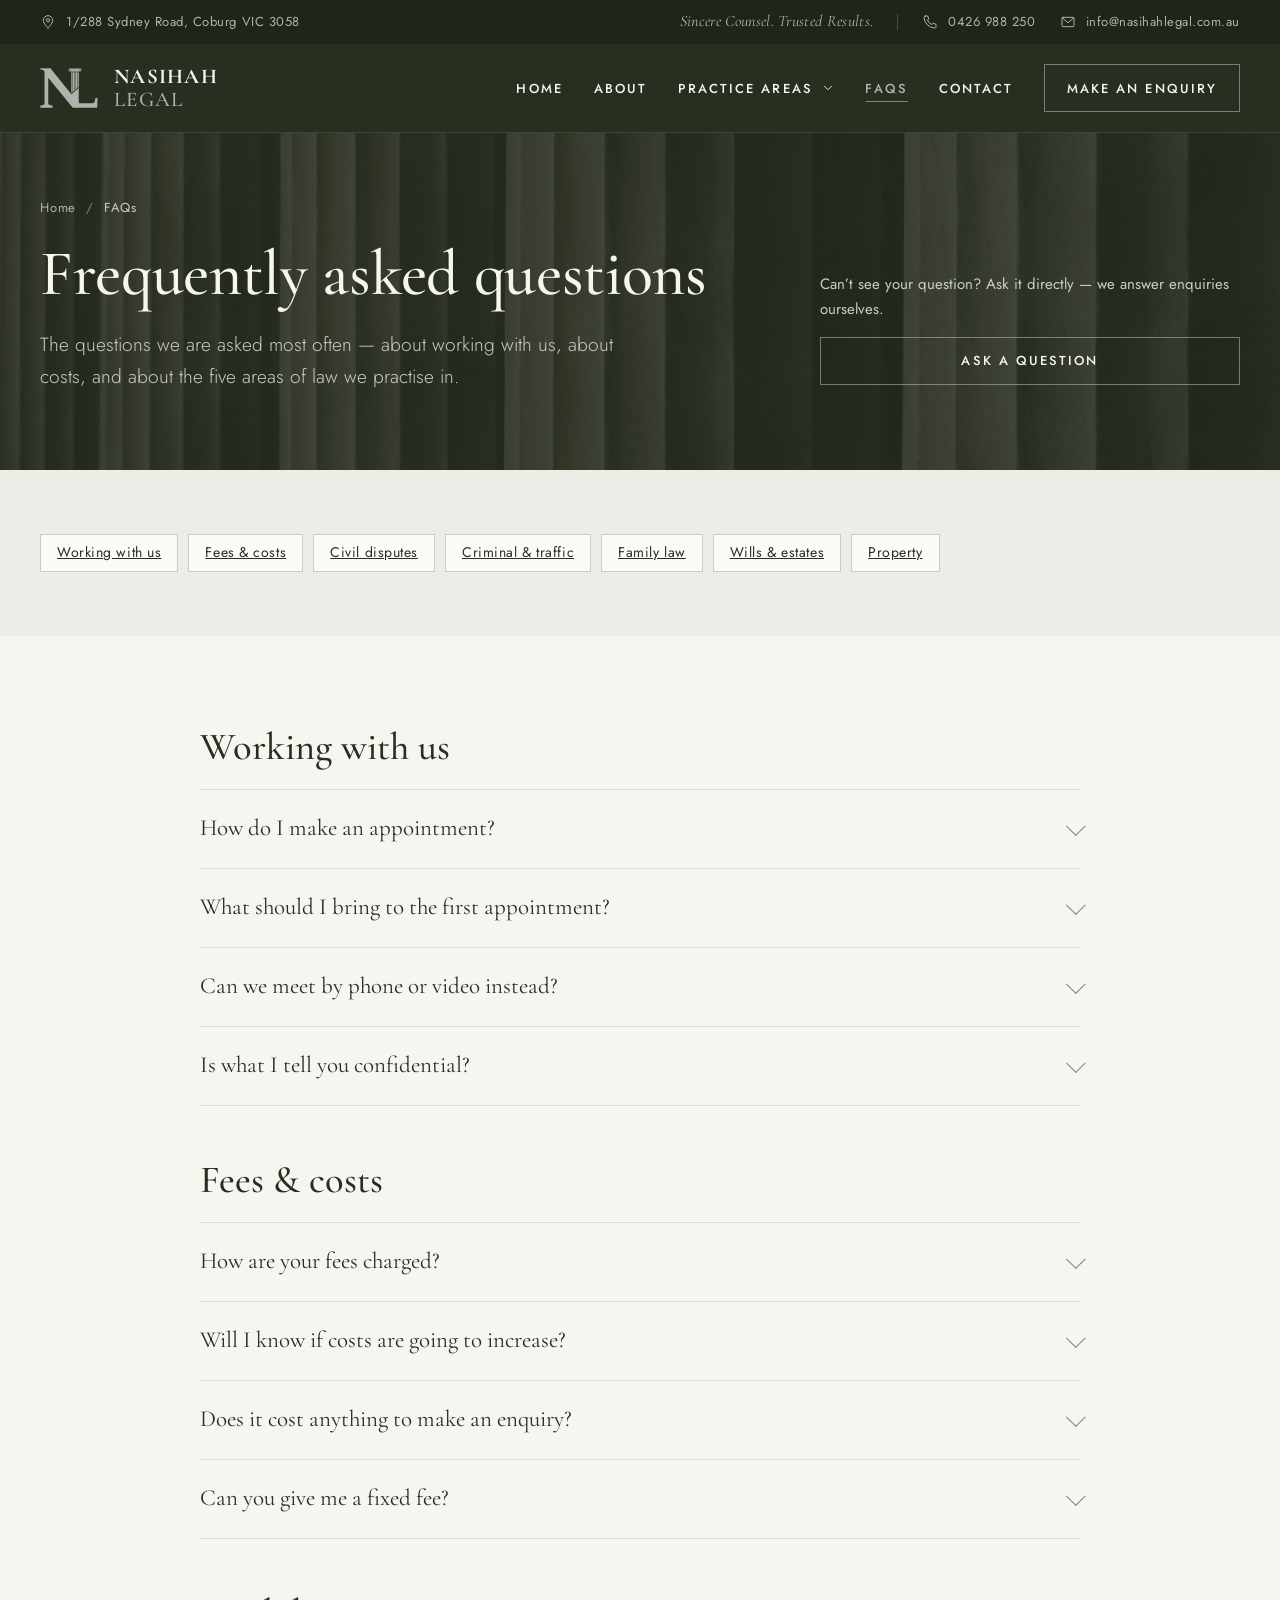
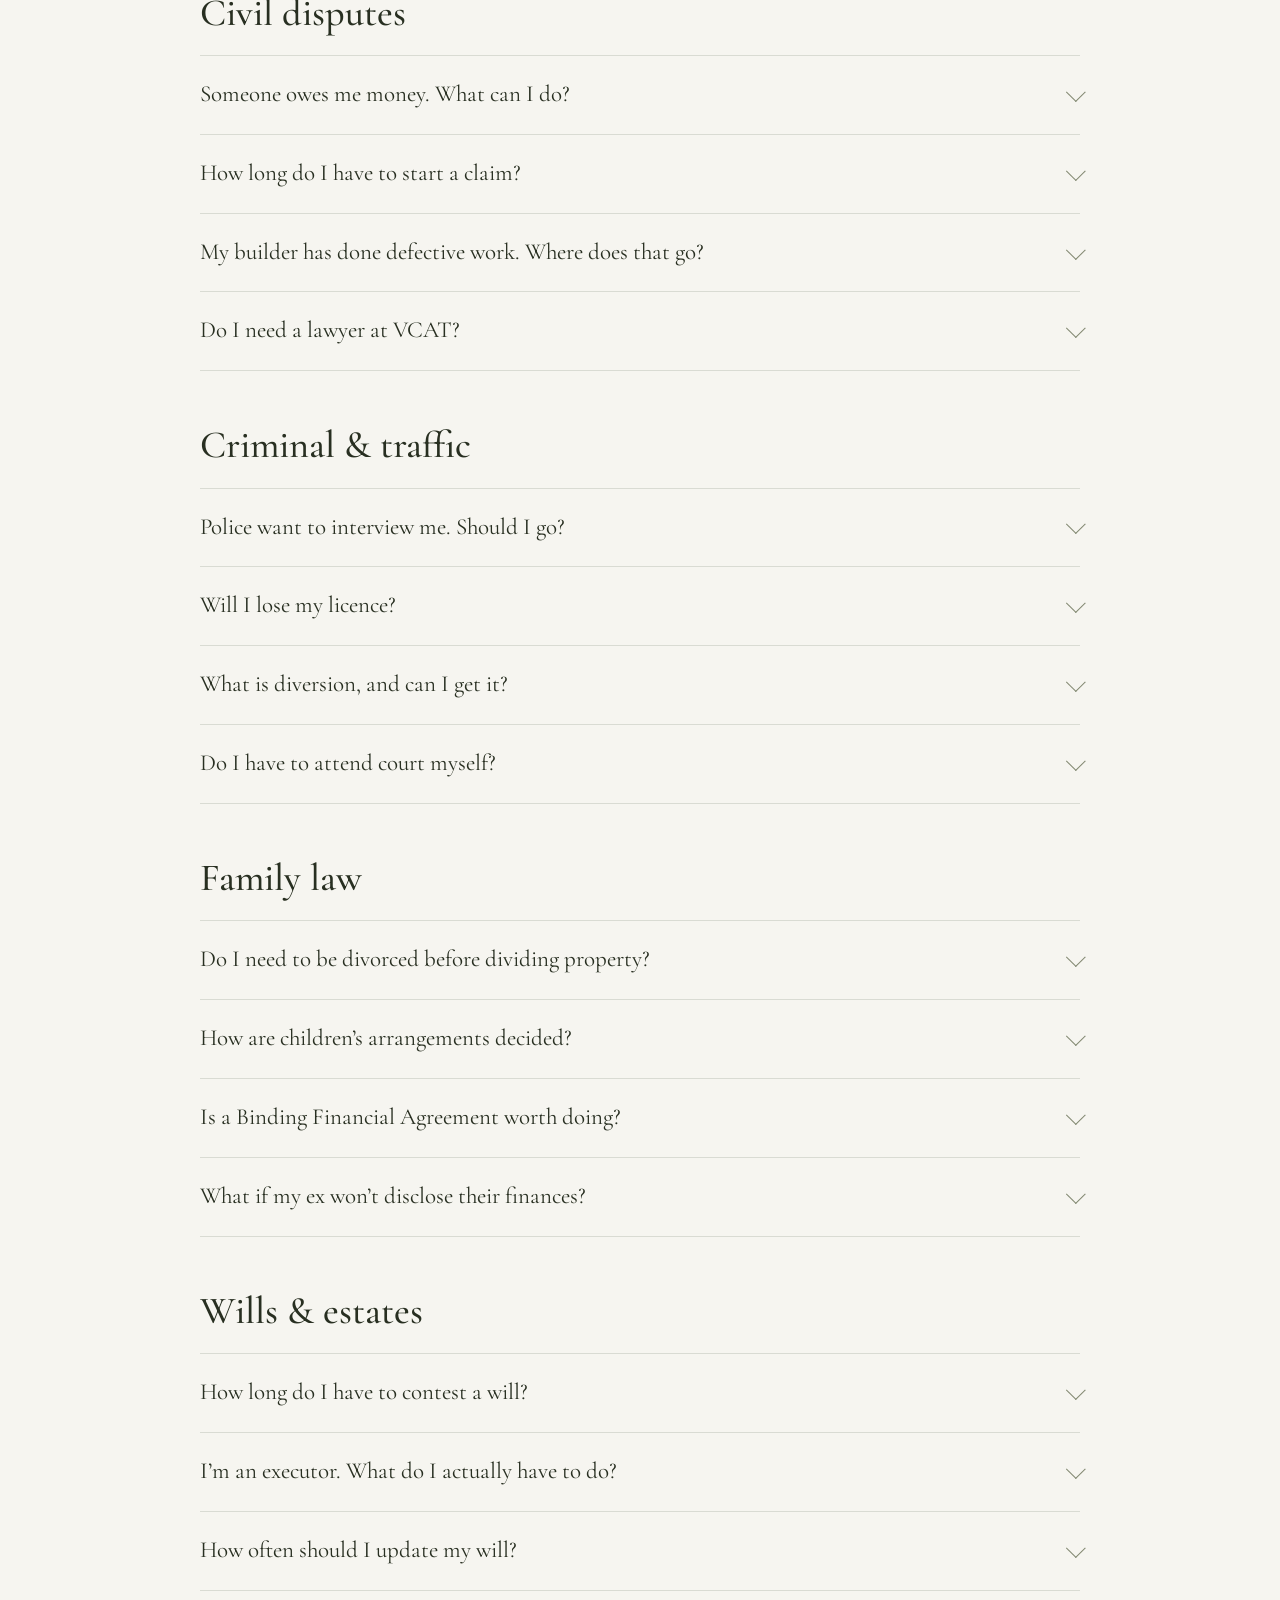
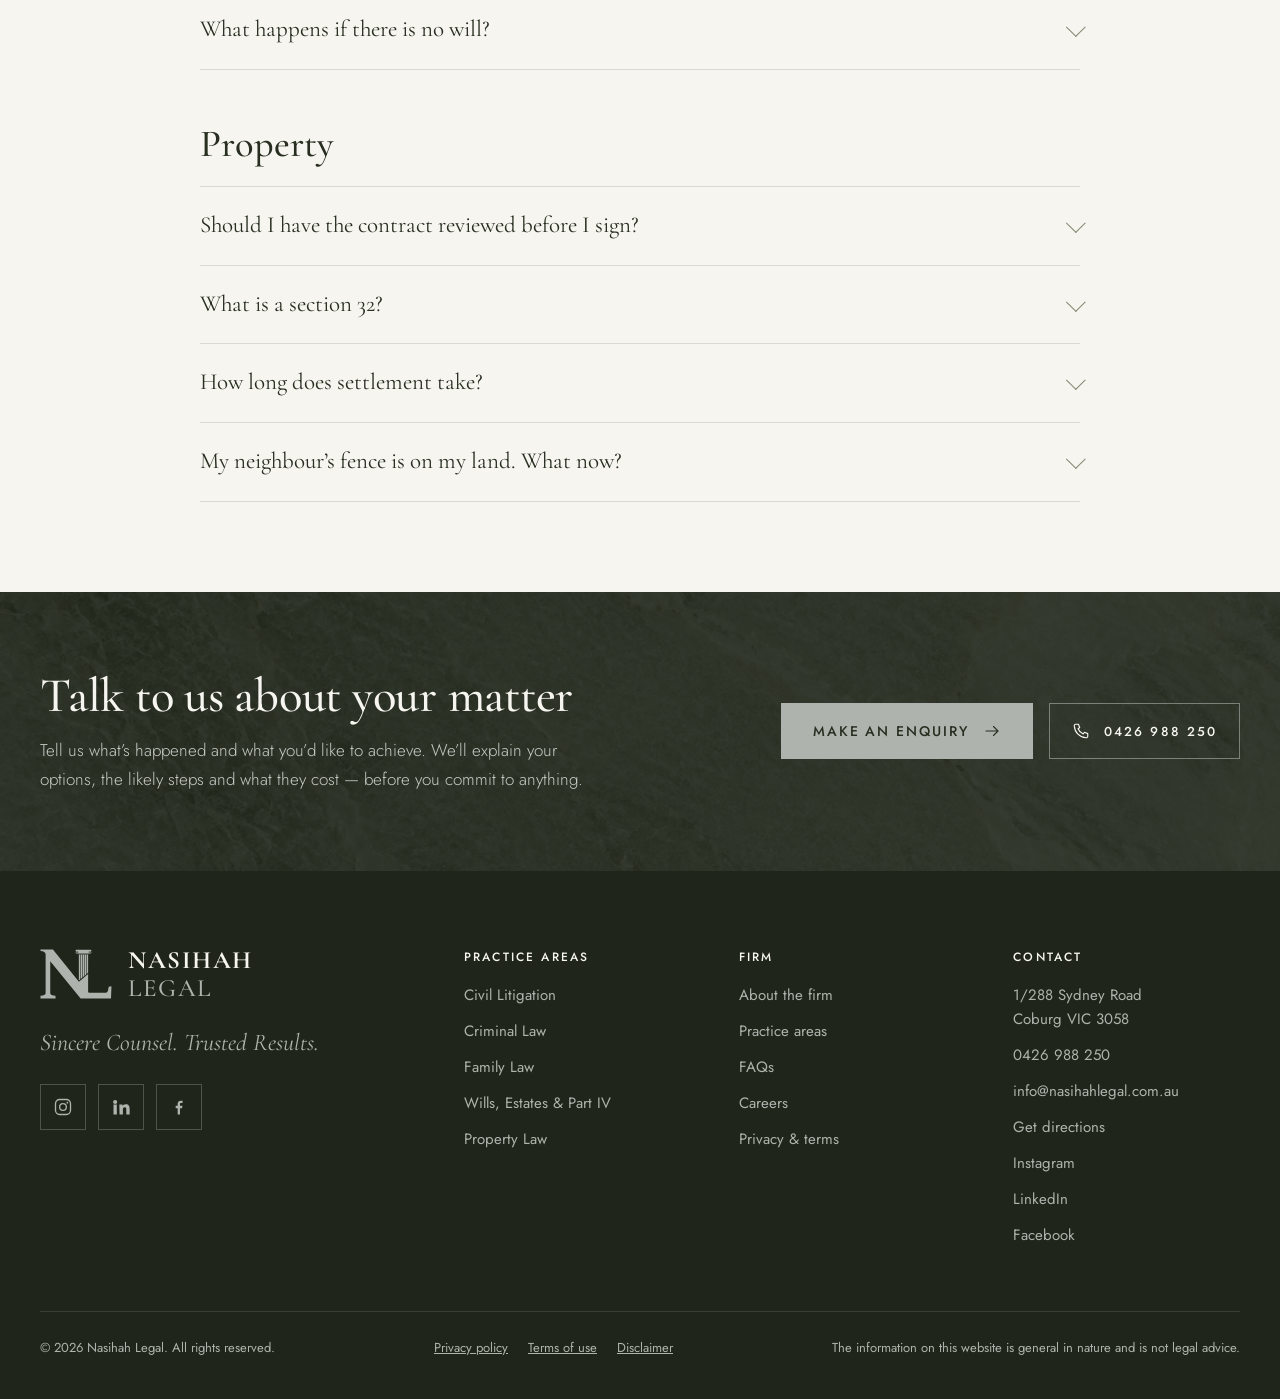
<file: faqs.html>
<!doctype html>
<html lang="en-AU">
<head>
<meta charset="utf-8">
<meta name="viewport" content="width=device-width, initial-scale=1">
<title>Frequently asked questions | Nasihah Legal</title>
<meta name="description" content="Answers to common questions about costs, first appointments, court dates, and civil, criminal, family, estate and property matters in Victoria.">
<meta name="theme-color" content="#282F21">
<meta property="og:site_name" content="Nasihah Legal">
<meta property="og:title" content="Frequently asked questions | Nasihah Legal">
<meta property="og:description" content="Answers to common questions about costs, first appointments, court dates, and civil, criminal, family, estate and property matters in Victoria.">
<meta property="og:type" content="website">
<meta property="og:image" content="https://nasihahlegal.com.au/assets/img/social-card.jpg">
<link rel="canonical" href="https://nasihahlegal.com.au/faqs.html">
<meta property="og:url" content="https://nasihahlegal.com.au/faqs.html">
<link rel="icon" href="favicon.svg" type="image/svg+xml">
<link rel="preconnect" href="https://fonts.googleapis.com">
<link rel="preconnect" href="https://fonts.gstatic.com" crossorigin>
<link rel="stylesheet" href="https://fonts.googleapis.com/css2?family=Amiri&family=Cormorant+Garamond:ital,wght@0,400;0,500;0,600;0,700;1,400;1,500&family=Jost:wght@300;400;500&display=swap">
<link rel="stylesheet" href="assets/css/site.css">

</head>
<body>
<a class="skip-link" href="#main">Skip to content</a>
<svg width="0" height="0" style="position:absolute" aria-hidden="true" focusable="false">
  <symbol id="nl-mark" viewBox="350 26 808 556">
    <path fill="currentColor" d="M355 30H495L787 390L890 305V503Q890 515 903 515H1088Q1106 513 1113 492L1121 448L1152 441L1147 578H806L465 160V521Q467 546 523 549L525 578H355L356 549Q411 546 413 521V82Q411 52 356 47Z"/>
    <rect fill="currentColor" x="749" y="32" width="178" height="17" rx="8.5"/>
    <circle cx="768" cy="60" r="14" fill="none" stroke="currentColor" stroke-width="8"/>
    <circle cx="908" cy="60" r="14" fill="none" stroke="currentColor" stroke-width="8"/>
    <circle fill="currentColor" cx="768" cy="60" r="4.5"/>
    <circle fill="currentColor" cx="908" cy="60" r="4.5"/>
    <rect fill="currentColor" x="778" y="46" width="120" height="24"/>
    <rect fill="currentColor" x="780" y="74" width="116" height="7"/>
    <path fill="currentColor" d="M786 85H802V363.6L786 376.8ZM808 85H824V345.5L808 358.7ZM830 85H846V327.3L830 341.5ZM852 85H868V309.2L852 322.4ZM874 85H890V291L874 304.2Z"/>
  </symbol>
  <symbol id="nl-column" viewBox="0 0 60 100">
    <rect fill="currentColor" x="4" y="3" width="52" height="6" rx="3"/>
    <circle cx="9.5" cy="11.5" r="4.4" fill="none" stroke="currentColor" stroke-width="2.4"/>
    <circle cx="50.5" cy="11.5" r="4.4" fill="none" stroke="currentColor" stroke-width="2.4"/>
    <circle fill="currentColor" cx="9.5" cy="11.5" r="1.3"/>
    <circle fill="currentColor" cx="50.5" cy="11.5" r="1.3"/>
    <rect fill="currentColor" x="14" y="8" width="32" height="7"/>
    <rect fill="currentColor" x="13" y="17" width="34" height="3"/>
    <path fill="currentColor" d="M15 22h4.2v61H15zM21.45 22h4.2v61h-4.2zM27.9 22h4.2v61h-4.2zM34.35 22h4.2v61h-4.2zM40.8 22H45v61h-4.2z"/>
    <rect fill="currentColor" x="12" y="85" width="36" height="3.4" rx="1"/>
    <rect fill="currentColor" x="9.5" y="90" width="41" height="3.4" rx="1"/>
    <rect fill="currentColor" x="7" y="95" width="46" height="3.4" rx="1"/>
  </symbol>
  <symbol id="nl-column-mini" viewBox="0 0 60 100">
    <rect fill="currentColor" x="4" y="3" width="52" height="8" rx="3"/>
    <rect fill="currentColor" x="13" y="16" width="34" height="68"/>
    <rect fill="currentColor" x="7" y="88" width="46" height="9" rx="1"/>
  </symbol>
  <symbol id="i-arrow" viewBox="0 0 24 24"><path d="M4 12h16M14 6l6 6-6 6" fill="none" stroke="currentColor" stroke-width="1.5" stroke-linecap="round" stroke-linejoin="round"/></symbol>
  <symbol id="i-external" viewBox="0 0 24 24"><path d="M7 17L17 7M8 7h9v9" fill="none" stroke="currentColor" stroke-width="1.5" stroke-linecap="round" stroke-linejoin="round"/></symbol>
  <symbol id="i-pin" viewBox="0 0 24 24"><g fill="none" stroke="currentColor" stroke-width="1.5" stroke-linecap="round" stroke-linejoin="round"><path d="M12 21s-7-6.2-7-11.5A7 7 0 0 1 19 9.5C19 14.8 12 21 12 21z"/><circle cx="12" cy="9.5" r="2.5"/></g></symbol>
  <symbol id="i-mail" viewBox="0 0 24 24"><g fill="none" stroke="currentColor" stroke-width="1.5" stroke-linecap="round" stroke-linejoin="round"><rect x="3" y="5" width="18" height="14" rx="1.5"/><path d="M3.5 6l8.5 7 8.5-7"/></g></symbol>
  <symbol id="i-phone" viewBox="0 0 24 24"><path d="M5 3h3.5l1.8 4.4-2.2 1.6a12 12 0 0 0 6.9 6.9l1.6-2.2L21 15.5V19a2 2 0 0 1-2.2 2A16.8 16.8 0 0 1 3 5.2 2 2 0 0 1 5 3z" fill="none" stroke="currentColor" stroke-width="1.5" stroke-linecap="round" stroke-linejoin="round"/></symbol>
  <symbol id="i-clock" viewBox="0 0 24 24"><g fill="none" stroke="currentColor" stroke-width="1.5" stroke-linecap="round" stroke-linejoin="round"><circle cx="12" cy="12" r="9"/><path d="M12 7v5.5l3.5 2"/></g></symbol>
  <symbol id="i-chevron" viewBox="0 0 24 24"><path d="M6 9l6 6 6-6" fill="none" stroke="currentColor" stroke-width="1.5" stroke-linecap="round" stroke-linejoin="round"/></symbol>
  <symbol id="i-instagram" viewBox="0 0 24 24"><g fill="none" stroke="currentColor" stroke-width="1.6"><rect x="3" y="3" width="18" height="18" rx="5"/><circle cx="12" cy="12" r="4"/><circle cx="17.2" cy="6.8" r="1.1" fill="currentColor" stroke="none"/></g></symbol>
  <symbol id="i-linkedin" viewBox="0 0 24 24"><path fill="currentColor" d="M4.98 3.5a2.5 2.5 0 1 1 0 5 2.5 2.5 0 0 1 0-5zM3 9h4v12H3zm7 0h3.8v1.7h.05c.53-.95 1.83-1.95 3.76-1.95 4.02 0 4.76 2.5 4.76 5.75V21h-4v-5.6c0-1.33-.02-3.05-1.9-3.05-1.9 0-2.2 1.45-2.2 2.95V21h-4z"/></symbol>
  <symbol id="i-facebook" viewBox="0 0 24 24"><path fill="currentColor" d="M13.2 21v-7.5h2.5l.45-3H13.2V8.6c0-.87.26-1.46 1.5-1.46H16.3V4.47A21 21 0 0 0 14.1 4.35c-2.2 0-3.7 1.34-3.7 3.8v2.35H8v3h2.4V21z"/></symbol>
  <symbol id="i-star" viewBox="0 0 24 24"><path fill="currentColor" d="M12 2.6l2.9 5.9 6.5.9-4.7 4.6 1.1 6.5-5.8-3-5.8 3 1.1-6.5L2.6 9.4l6.5-.9z"/></symbol>
</svg>
<div class="topbar">
  <div class="wrap">
    <div class="topbar__item"><svg aria-hidden="true"><use href="#i-pin"/></svg><span>1/288 Sydney Road, Coburg VIC 3058</span></div>
    <div class="topbar__right">
      <span class="topbar__slogan">Sincere Counsel. Trusted Results.</span>
      <span class="topbar__rule" aria-hidden="true"></span>
      <a class="topbar__item" href="tel:+61426988250"><svg aria-hidden="true"><use href="#i-phone"/></svg><span>0426 988 250</span></a>
      <a class="topbar__item" href="mailto:info@nasihahlegal.com.au"><svg aria-hidden="true"><use href="#i-mail"/></svg><span>info@nasihahlegal.com.au</span></a>
    </div>
  </div>
</div>
<header class="site-header">
  <div class="wrap">
    <a class="brand" href="index.html" aria-label="Nasihah Legal — home">
      <svg class="brand__mark" aria-hidden="true"><use href="#nl-mark"/></svg>
      <span class="brand__word"><b>NASIHAH</b><span>LEGAL</span></span>
    </a>
    <button class="menu-toggle" type="button" aria-expanded="false" aria-controls="site-nav" aria-label="Open menu">
      <svg class="icon-open" viewBox="0 0 24 24" aria-hidden="true"><path d="M4 7h16M4 12h16M9 17h11" fill="none" stroke="currentColor" stroke-width="1.5" stroke-linecap="round"/></svg>
      <svg class="icon-close" viewBox="0 0 24 24" aria-hidden="true"><path d="M6 6l12 12M18 6L6 18" fill="none" stroke="currentColor" stroke-width="1.5" stroke-linecap="round"/></svg>
    </button>
    <nav class="nav" id="site-nav" aria-label="Main">
      <a class="nav__link" href="index.html">Home</a>
      <a class="nav__link" href="about.html">About</a>
      <div class="nav__group">
        <button class="nav__trigger" type="button" aria-expanded="false" aria-controls="practice-menu">
          <span>Practice Areas</span>
          <svg aria-hidden="true"><use href="#i-chevron"/></svg>
        </button>
        <div class="nav__menu" id="practice-menu" hidden>
          <p class="nav__menu-head">Areas of law</p>
        <a href="civil-litigation.html"><svg aria-hidden="true"><use href="#nl-column-mini"/></svg>Civil Litigation</a>
        <a href="criminal-law.html"><svg aria-hidden="true"><use href="#nl-column-mini"/></svg>Criminal Law</a>
        <a href="family-law.html"><svg aria-hidden="true"><use href="#nl-column-mini"/></svg>Family Law</a>
        <a href="wills-estates.html"><svg aria-hidden="true"><use href="#nl-column-mini"/></svg>Wills, Estates &amp; Part IV</a>
        <a href="property-law.html"><svg aria-hidden="true"><use href="#nl-column-mini"/></svg>Property Law</a>
          <a href="practice-areas.html"><svg aria-hidden="true"><use href="#i-arrow"/></svg>All practice areas</a>
        </div>
      </div>
      <a class="nav__link" href="faqs.html" aria-current="page">FAQs</a>
      <a class="nav__link" href="contact.html">Contact</a>
      <a class="btn btn--ghost" href="contact.html#enquiry">Make an enquiry</a>
    </nav>
  </div>
</header>
<main id="main">
<section class="page-hero">
  <img class="page-hero__bg" src="assets/img/columns-abstract.jpg" alt="" aria-hidden="true">
  <div class="page-hero__scrim" aria-hidden="true"></div>
  <div class="wrap">
    <div class="page-hero__grid">
      <div>
        <nav aria-label="Breadcrumb">
          <ol class="breadcrumbs">
            <li><a href="index.html">Home</a></li>
            <li><span aria-current="page">FAQs</span></li>
          </ol>
        </nav>
        <h1 class="display">Frequently asked questions</h1>
        <p class="page-hero__lead lede">The questions we are asked most often — about working with us, about costs, and about the five areas of law we practise in.</p>
      </div>
      <div class="page-hero__aside">
        <p style="color:var(--mist-2)">Can’t see your question? Ask it directly — we answer enquiries ourselves.</p>
        <a class="btn btn--ghost" href="contact.html#enquiry">Ask a question</a>
      </div>
    </div>
  </div>
</section>

<section class="section section--tight section--stone">
  <div class="wrap">
    <nav aria-label="On this page" class="chips">
      <a class="chip" href="#working">Working with us</a>
      <a class="chip" href="#costs">Fees &amp; costs</a>
      <a class="chip" href="#civil">Civil disputes</a>
      <a class="chip" href="#criminal">Criminal &amp; traffic</a>
      <a class="chip" href="#family">Family law</a>
      <a class="chip" href="#estates">Wills &amp; estates</a>
      <a class="chip" href="#property">Property</a>
    </nav>
  </div>
</section>

<section class="section">
  <div class="wrap wrap--narrow">
    <div class="prose">
      <h2 id="working">Working with us</h2>
      <div class="faq">
        <details>
          <summary>How do I make an appointment?</summary>
          <div class="faq__body"><p>Call <a href="tel:+61426988250">0426 988 250</a>, email <a href="mailto:info@nasihahlegal.com.au">info@nasihahlegal.com.au</a>, or send the <a href="contact.html#enquiry">enquiry form</a>. Tell us briefly what the matter is about and include any court or tribunal dates so we can prioritise urgent matters.</p></div>
        </details>
        <details>
          <summary>What should I bring to the first appointment?</summary>
          <div class="faq__body"><p>Bring everything you have, even if it seems minor: letters, contracts, court documents, invoices, photographs, screenshots of texts and emails, and identification. A short written timeline of what happened and when is the single most useful thing you can prepare.</p></div>
        </details>
        <details>
          <summary>Can we meet by phone or video instead?</summary>
          <div class="faq__body"><p>Yes. Appointments can be in person at our Coburg office, by telephone or by video, whichever suits you. Documents can be sent and signed electronically in most matters.</p></div>
        </details>
        <details>
          <summary>Is what I tell you confidential?</summary>
          <div class="faq__body"><p>Yes. What you tell us in the course of getting legal advice is confidential and generally protected by legal professional privilege. That protection applies from the first conversation, whether or not you go on to engage us. Please still avoid sending sensitive details in your very first email or form message.</p></div>
        </details>
      </div>

      <h2 id="costs">Fees &amp; costs</h2>
      <div class="faq">
        <details>
          <summary>How are your fees charged?</summary>
          <div class="faq__body"><p>By fixed fee where the work can be scoped in advance — conveyancing, a simple will, a single court appearance — and otherwise at an hourly rate with written estimates for each stage. Either way, you receive a costs disclosure before the work starts.</p></div>
        </details>
        <details>
          <summary>Will I know if costs are going to increase?</summary>
          <div class="faq__body"><p>Yes. If a matter changes direction and our estimate needs to change, we tell you before the additional work is done, not after.</p></div>
        </details>
        <details>
          <summary>Does it cost anything to make an enquiry?</summary>
          <div class="faq__body"><p>No. Asking whether we can help costs nothing, and we will tell you honestly if your matter is not one we take on or not worth pursuing. If an appointment is the right next step, you will know what it costs before you book it.</p></div>
        </details>
        <details>
          <summary>Can you give me a fixed fee?</summary>
          <div class="faq__body"><p>For work that can be scoped in advance, yes — conveyancing, a straightforward will, a letter of demand or a single court appearance. Where the shape of a matter depends on what the other side does, we charge at an hourly rate and give you a written estimate for each stage instead.</p></div>
        </details>
      </div>

      <h2 id="civil">Civil disputes</h2>
      <div class="faq">
        <details>
          <summary>Someone owes me money. What can I do?</summary>
          <div class="faq__body"><p>Start with a properly drafted letter of demand — it resolves many disputes on its own. If it doesn’t, proceedings can be issued in the appropriate court, and a judgment can then be enforced. We advise first on whether the other party can actually pay, because a judgment against an empty pocket is an expensive piece of paper.</p></div>
        </details>
        <details>
          <summary>How long do I have to start a claim?</summary>
          <div class="faq__body"><p>Many civil claims in Victoria must be commenced within six years, but shorter limits apply to some claims, including personal injury and certain claims against public bodies. Don’t assume you have time — get advice as soon as the dispute arises.</p></div>
        </details>
        <details>
          <summary>My builder has done defective work. Where does that go?</summary>
          <div class="faq__body"><p>Most domestic building disputes must first go through Domestic Building Dispute Resolution Victoria before an application can be made to VCAT. Keep every variation, invoice, photograph and message — building disputes are won on records.</p></div>
        </details>
        <details>
          <summary>Do I need a lawyer at VCAT?</summary>
          <div class="faq__body"><p>Not always, and in some lists permission is required before a party can be legally represented. That said, preparation still decides most outcomes, and we can help behind the scenes even where we don’t appear.</p></div>
        </details>
      </div>

      <h2 id="criminal">Criminal &amp; traffic</h2>
      <div class="faq">
        <details>
          <summary>Police want to interview me. Should I go?</summary>
          <div class="faq__body"><p>Get advice first. You generally must give your name and address, but you are not obliged to answer other questions, and what you say can be used in evidence. Call us before the interview, not after.</p></div>
        </details>
        <details>
          <summary>Will I lose my licence?</summary>
          <div class="faq__body"><p>For some offences a period of licence loss is mandatory and a court has no discretion; for others there is room to argue. We tell you which category your charge falls into at the first conference, along with anything that may reduce the period.</p></div>
        </details>
        <details>
          <summary>What is diversion, and can I get it?</summary>
          <div class="faq__body"><p>Diversion allows an eligible matter to be resolved without a finding of guilt, usually on conditions such as a donation, a letter of apology or a course. It requires the informant’s consent and an acknowledgement of responsibility. We assess eligibility and prepare the application material.</p></div>
        </details>
        <details>
          <summary>Do I have to attend court myself?</summary>
          <div class="faq__body"><p>In many matters, yes — particularly pleas and contested hearings. In some administrative listings we can appear on your behalf. We’ll tell you exactly which dates you must attend.</p></div>
        </details>
      </div>

      <h2 id="family">Family law</h2>
      <div class="faq">
        <details>
          <summary>Do I need to be divorced before dividing property?</summary>
          <div class="faq__body"><p>No. Property can be divided after separation, before any divorce. But once a divorce becomes final, a 12-month deadline applies to property applications — and for de facto relationships the limit is two years from separation.</p></div>
        </details>
        <details>
          <summary>How are children’s arrangements decided?</summary>
          <div class="faq__body"><p>By what is in the best interests of the child, with safety the paramount consideration. Most parents reach agreement through family dispute resolution and record it in a parenting plan or consent orders; the court decides only where agreement isn’t possible.</p></div>
        </details>
        <details>
          <summary>Is a Binding Financial Agreement worth doing?</summary>
          <div class="faq__body"><p>It can be, particularly where one party brings significant assets into a relationship, or where separating couples want certainty without court. The formal requirements are strict — including independent legal advice for both parties — and a poorly drafted agreement can be set aside.</p></div>
        </details>
        <details>
          <summary>What if my ex won’t disclose their finances?</summary>
          <div class="faq__body"><p>Full and frank disclosure is a duty, not an option. Where it is ignored, orders can be sought, subpoenas issued, and adverse inferences drawn against the party who withheld information.</p></div>
        </details>
      </div>

      <h2 id="estates">Wills &amp; estates</h2>
      <div class="faq">
        <details>
          <summary>How long do I have to contest a will?</summary>
          <div class="faq__body"><p>In Victoria, a family provision application generally must be made within six months of the grant of probate or letters of administration. Late applications need the court’s permission and are not always allowed.</p></div>
        </details>
        <details>
          <summary>I’m an executor. What do I actually have to do?</summary>
          <div class="faq__body"><p>Locate the will, identify and protect the assets, apply for probate where required, pay debts and taxes, keep proper accounts, and distribute to the beneficiaries. You must act in the interests of the estate as a whole — and you can be held personally liable if you get it wrong.</p></div>
        </details>
        <details>
          <summary>How often should I update my will?</summary>
          <div class="faq__body"><p>After any significant change: marriage, separation or divorce, a new child or grandchild, a death in the family, buying or selling property, or starting a business. Marriage and divorce can affect an existing will, so review it whenever your circumstances shift.</p></div>
        </details>
        <details>
          <summary>What happens if there is no will?</summary>
          <div class="faq__body"><p>The estate is distributed according to the intestacy rules, which set out who takes and in what shares. That order may bear little resemblance to what the person would have wanted, and it often makes administration slower and more expensive.</p></div>
        </details>
      </div>

      <h2 id="property">Property</h2>
      <div class="faq">
        <details>
          <summary>Should I have the contract reviewed before I sign?</summary>
          <div class="faq__body"><p>Always. Once you sign — or bid successfully at auction — your options narrow sharply. Send us the contract and section 32 and we will go through it with you before you are committed.</p></div>
        </details>
        <details>
          <summary>What is a section 32?</summary>
          <div class="faq__body"><p>It is the vendor statement: the disclosure document a seller must give a buyer before signing, covering title, rates and outgoings, planning and building information, easements and other matters. Defects in it can give a purchaser rights, which is exactly why it should be read carefully.</p></div>
        </details>
        <details>
          <summary>How long does settlement take?</summary>
          <div class="faq__body"><p>Whatever period the contract sets — commonly 30, 60 or 90 days. Settlement itself is electronic, and we confirm with you as soon as it has completed.</p></div>
        </details>
        <details>
          <summary>My neighbour’s fence is on my land. What now?</summary>
          <div class="faq__body"><p>Start with a survey so everyone is working from facts rather than assumptions. From there the options range from an agreed adjustment to a fencing notice or, in long-standing cases, an adverse possession application by whichever party has occupied the land.</p></div>
        </details>
      </div>
    </div>
  </div>
</section>

<section class="cta-band">
  <img class="cta-band__bg" src="assets/img/stone-texture.jpg" alt="" aria-hidden="true" loading="lazy">
  <div class="cta-band__scrim" aria-hidden="true"></div>
  <div class="wrap">
    <div>
      <h2 class="display display--light">Talk to us about your matter</h2>
      <p>Tell us what’s happened and what you’d like to achieve. We’ll explain your options, the likely steps and what they cost — before you commit to anything.</p>
    </div>
    <div class="cta-band__actions">
      <a class="btn btn--light" href="contact.html#enquiry">Make an enquiry <svg class="arrow" aria-hidden="true"><use href="#i-arrow"/></svg></a>
      <a class="btn btn--ghost" href="tel:+61426988250"><svg class="arrow" aria-hidden="true"><use href="#i-phone"/></svg> 0426 988 250</a>
    </div>
  </div>
</section>

</main>
<footer class="site-footer">
  <div class="wrap">
    <div class="footer__top">
      <div class="footer__brand">
        <a class="brand" href="index.html" aria-label="Nasihah Legal — home">
          <svg class="brand__mark" aria-hidden="true"><use href="#nl-mark"/></svg>
          <span class="brand__word"><b>NASIHAH</b><span>LEGAL</span></span>
        </a>
        <p class="footer__slogan">Sincere Counsel. Trusted Results.</p>
        <div class="socials">
          <a href="https://www.instagram.com/nasihahlegal/" target="_blank" rel="noopener" aria-label="Nasihah Legal on Instagram"><svg aria-hidden="true"><use href="#i-instagram"/></svg></a>
          <a href="https://www.linkedin.com/company/nasihah-legal/" target="_blank" rel="noopener" aria-label="Nasihah Legal on LinkedIn"><svg aria-hidden="true"><use href="#i-linkedin"/></svg></a>
          <a href="https://www.facebook.com/people/Nasihah-Legal/61577443514983/" target="_blank" rel="noopener" aria-label="Nasihah Legal on Facebook"><svg aria-hidden="true"><use href="#i-facebook"/></svg></a>
        </div>
      </div>
      <div class="footer__cols">
        <div class="footer__col">
          <h2>Practice areas</h2>
          <a href="civil-litigation.html">Civil Litigation</a>
          <a href="criminal-law.html">Criminal Law</a>
          <a href="family-law.html">Family Law</a>
          <a href="wills-estates.html">Wills, Estates &amp; Part IV</a>
          <a href="property-law.html">Property Law</a>
        </div>
        <div class="footer__col">
          <h2>Firm</h2>
          <a href="about.html">About the firm</a>
          <a href="practice-areas.html">Practice areas</a>
          <a href="faqs.html">FAQs</a>
          <a href="careers.html">Careers</a>
          <a href="privacy-terms.html">Privacy &amp; terms</a>
        </div>
        <div class="footer__col">
          <h2>Contact</h2>
          <span>1/288 Sydney Road<br>Coburg VIC 3058</span>
          <a href="tel:+61426988250">0426 988 250</a>
          <a href="mailto:info@nasihahlegal.com.au">info@nasihahlegal.com.au</a>
          <a href="https://www.google.com/maps/search/?api=1&amp;query=1%2F288+Sydney+Road+Coburg+VIC+3058" target="_blank" rel="noopener">Get directions</a>
          <a href="https://www.instagram.com/nasihahlegal/" target="_blank" rel="noopener">Instagram</a>
          <a href="https://www.linkedin.com/company/nasihah-legal/" target="_blank" rel="noopener">LinkedIn</a>
          <a href="https://www.facebook.com/people/Nasihah-Legal/61577443514983/" target="_blank" rel="noopener">Facebook</a>
        </div>
      </div>
    </div>
    <div class="footer__bottom">
      <span>&copy; <span data-year>2026</span> Nasihah Legal. All rights reserved.</span>
      <nav aria-label="Legal">
        <a href="privacy-terms.html">Privacy policy</a>
        <a href="privacy-terms.html#terms">Terms of use</a>
        <a href="privacy-terms.html#disclaimer">Disclaimer</a>
      </nav>
      <span>The information on this website is general in nature and is not legal advice.</span>
    </div>
  </div>
</footer>
<script src="assets/js/site.js" defer></script>
</body>
</html>
</file>
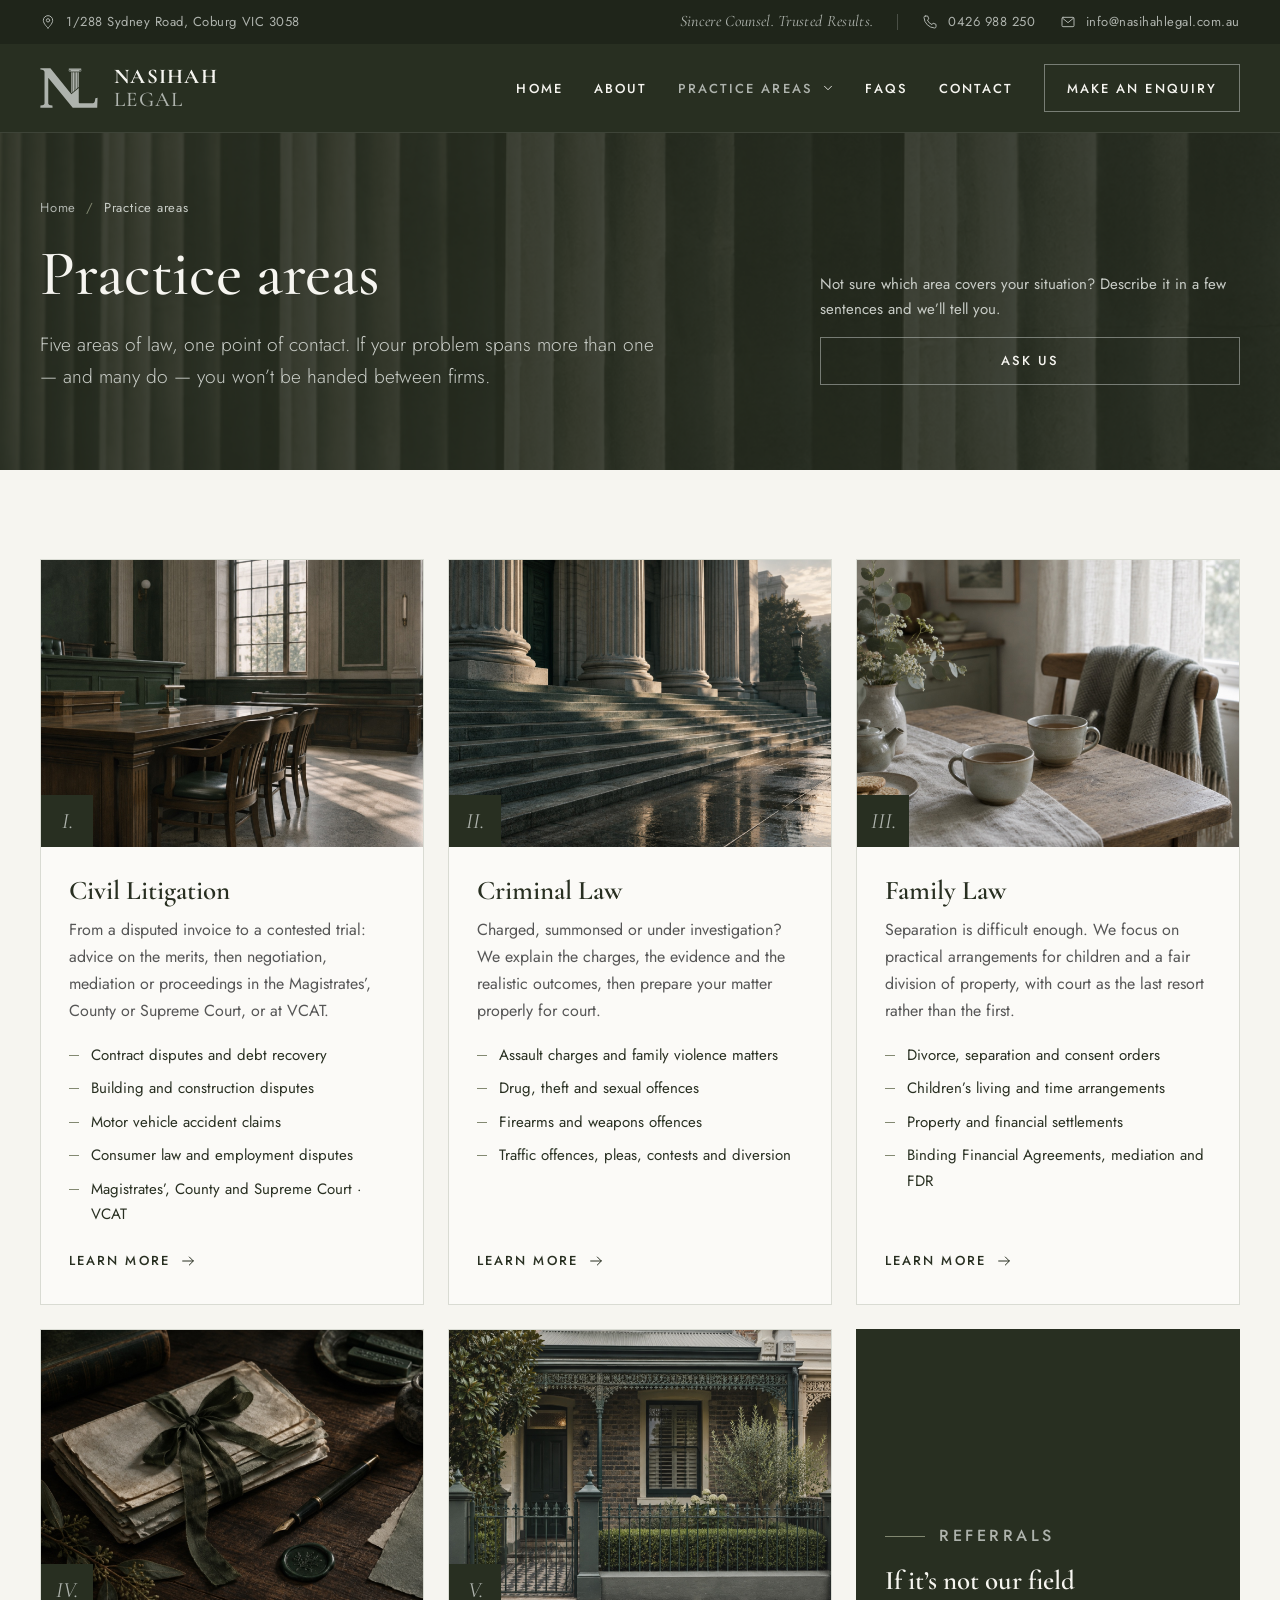
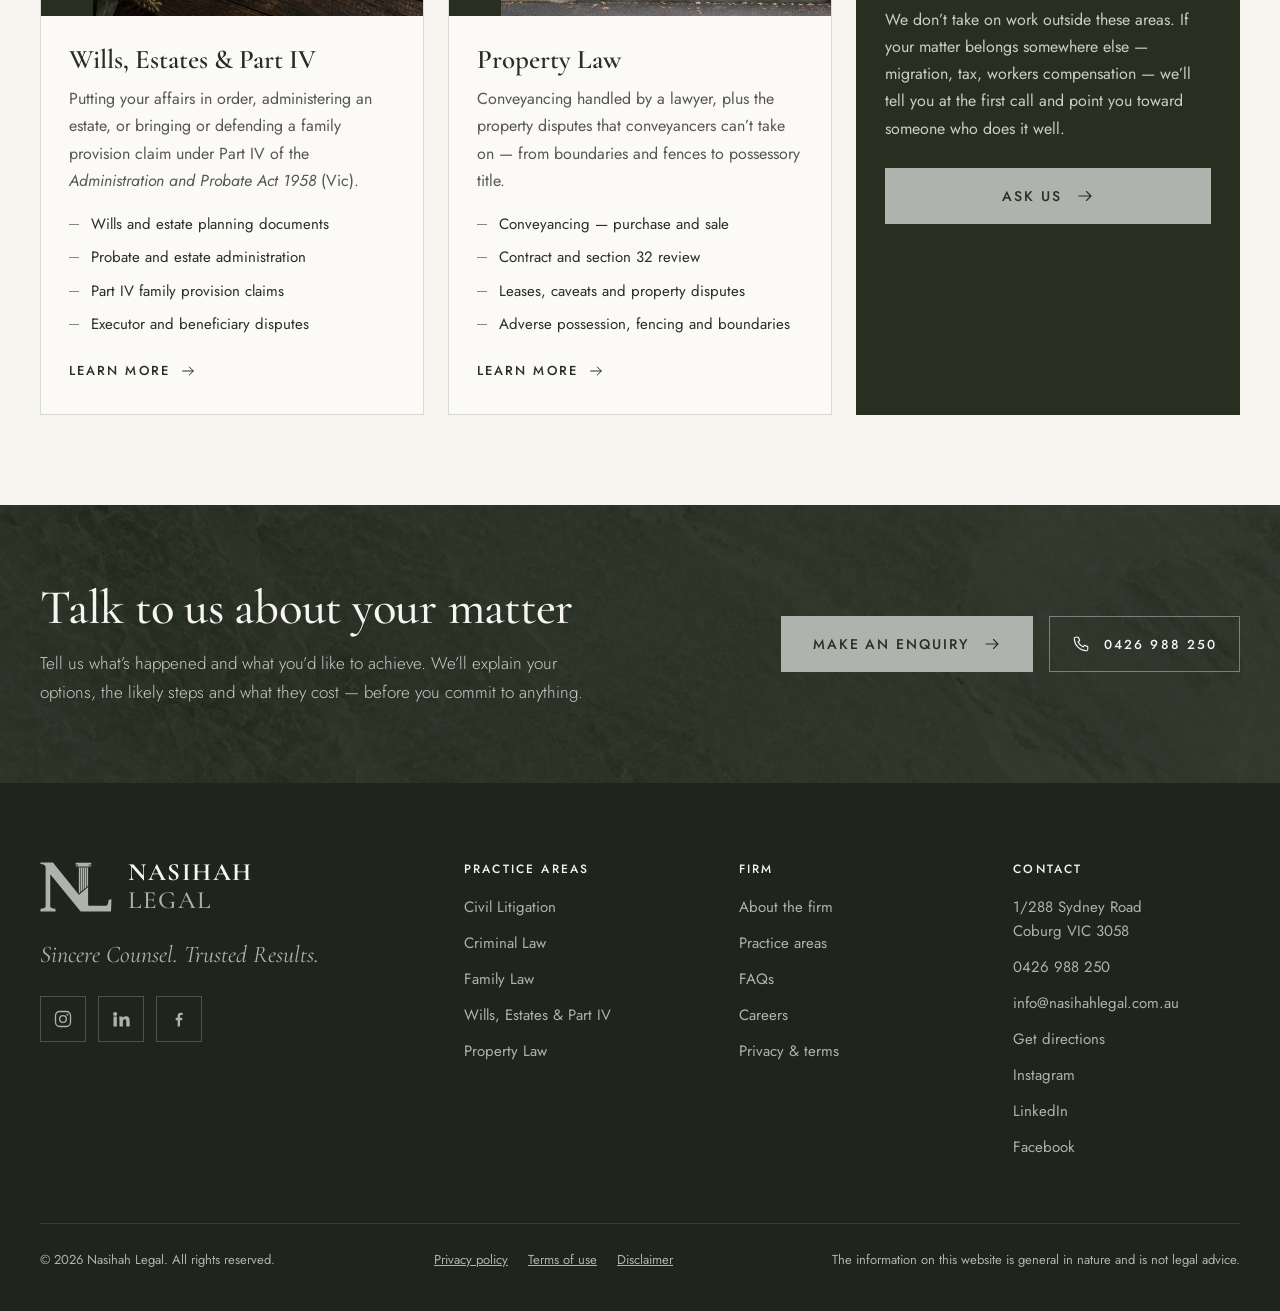
<file: practice-areas.html>
<!doctype html>
<html lang="en-AU">
<head>
<meta charset="utf-8">
<meta name="viewport" content="width=device-width, initial-scale=1">
<title>Practice areas | Nasihah Legal</title>
<meta name="description" content="Civil litigation, criminal law, family law, wills and estates (including Part IV claims) and property law — advice and representation from our Coburg office.">
<meta name="theme-color" content="#282F21">
<meta property="og:site_name" content="Nasihah Legal">
<meta property="og:title" content="Practice areas | Nasihah Legal">
<meta property="og:description" content="Civil litigation, criminal law, family law, wills and estates (including Part IV claims) and property law — advice and representation from our Coburg office.">
<meta property="og:type" content="website">
<meta property="og:image" content="https://nasihahlegal.com.au/assets/img/social-card.jpg">
<link rel="canonical" href="https://nasihahlegal.com.au/practice-areas.html">
<meta property="og:url" content="https://nasihahlegal.com.au/practice-areas.html">
<link rel="icon" href="favicon.svg" type="image/svg+xml">
<link rel="preconnect" href="https://fonts.googleapis.com">
<link rel="preconnect" href="https://fonts.gstatic.com" crossorigin>
<link rel="stylesheet" href="https://fonts.googleapis.com/css2?family=Amiri&family=Cormorant+Garamond:ital,wght@0,400;0,500;0,600;0,700;1,400;1,500&family=Jost:wght@300;400;500&display=swap">
<link rel="stylesheet" href="assets/css/site.css">

</head>
<body>
<a class="skip-link" href="#main">Skip to content</a>
<svg width="0" height="0" style="position:absolute" aria-hidden="true" focusable="false">
  <symbol id="nl-mark" viewBox="350 26 808 556">
    <path fill="currentColor" d="M355 30H495L787 390L890 305V503Q890 515 903 515H1088Q1106 513 1113 492L1121 448L1152 441L1147 578H806L465 160V521Q467 546 523 549L525 578H355L356 549Q411 546 413 521V82Q411 52 356 47Z"/>
    <rect fill="currentColor" x="749" y="32" width="178" height="17" rx="8.5"/>
    <circle cx="768" cy="60" r="14" fill="none" stroke="currentColor" stroke-width="8"/>
    <circle cx="908" cy="60" r="14" fill="none" stroke="currentColor" stroke-width="8"/>
    <circle fill="currentColor" cx="768" cy="60" r="4.5"/>
    <circle fill="currentColor" cx="908" cy="60" r="4.5"/>
    <rect fill="currentColor" x="778" y="46" width="120" height="24"/>
    <rect fill="currentColor" x="780" y="74" width="116" height="7"/>
    <path fill="currentColor" d="M786 85H802V363.6L786 376.8ZM808 85H824V345.5L808 358.7ZM830 85H846V327.3L830 341.5ZM852 85H868V309.2L852 322.4ZM874 85H890V291L874 304.2Z"/>
  </symbol>
  <symbol id="nl-column" viewBox="0 0 60 100">
    <rect fill="currentColor" x="4" y="3" width="52" height="6" rx="3"/>
    <circle cx="9.5" cy="11.5" r="4.4" fill="none" stroke="currentColor" stroke-width="2.4"/>
    <circle cx="50.5" cy="11.5" r="4.4" fill="none" stroke="currentColor" stroke-width="2.4"/>
    <circle fill="currentColor" cx="9.5" cy="11.5" r="1.3"/>
    <circle fill="currentColor" cx="50.5" cy="11.5" r="1.3"/>
    <rect fill="currentColor" x="14" y="8" width="32" height="7"/>
    <rect fill="currentColor" x="13" y="17" width="34" height="3"/>
    <path fill="currentColor" d="M15 22h4.2v61H15zM21.45 22h4.2v61h-4.2zM27.9 22h4.2v61h-4.2zM34.35 22h4.2v61h-4.2zM40.8 22H45v61h-4.2z"/>
    <rect fill="currentColor" x="12" y="85" width="36" height="3.4" rx="1"/>
    <rect fill="currentColor" x="9.5" y="90" width="41" height="3.4" rx="1"/>
    <rect fill="currentColor" x="7" y="95" width="46" height="3.4" rx="1"/>
  </symbol>
  <symbol id="nl-column-mini" viewBox="0 0 60 100">
    <rect fill="currentColor" x="4" y="3" width="52" height="8" rx="3"/>
    <rect fill="currentColor" x="13" y="16" width="34" height="68"/>
    <rect fill="currentColor" x="7" y="88" width="46" height="9" rx="1"/>
  </symbol>
  <symbol id="i-arrow" viewBox="0 0 24 24"><path d="M4 12h16M14 6l6 6-6 6" fill="none" stroke="currentColor" stroke-width="1.5" stroke-linecap="round" stroke-linejoin="round"/></symbol>
  <symbol id="i-external" viewBox="0 0 24 24"><path d="M7 17L17 7M8 7h9v9" fill="none" stroke="currentColor" stroke-width="1.5" stroke-linecap="round" stroke-linejoin="round"/></symbol>
  <symbol id="i-pin" viewBox="0 0 24 24"><g fill="none" stroke="currentColor" stroke-width="1.5" stroke-linecap="round" stroke-linejoin="round"><path d="M12 21s-7-6.2-7-11.5A7 7 0 0 1 19 9.5C19 14.8 12 21 12 21z"/><circle cx="12" cy="9.5" r="2.5"/></g></symbol>
  <symbol id="i-mail" viewBox="0 0 24 24"><g fill="none" stroke="currentColor" stroke-width="1.5" stroke-linecap="round" stroke-linejoin="round"><rect x="3" y="5" width="18" height="14" rx="1.5"/><path d="M3.5 6l8.5 7 8.5-7"/></g></symbol>
  <symbol id="i-phone" viewBox="0 0 24 24"><path d="M5 3h3.5l1.8 4.4-2.2 1.6a12 12 0 0 0 6.9 6.9l1.6-2.2L21 15.5V19a2 2 0 0 1-2.2 2A16.8 16.8 0 0 1 3 5.2 2 2 0 0 1 5 3z" fill="none" stroke="currentColor" stroke-width="1.5" stroke-linecap="round" stroke-linejoin="round"/></symbol>
  <symbol id="i-clock" viewBox="0 0 24 24"><g fill="none" stroke="currentColor" stroke-width="1.5" stroke-linecap="round" stroke-linejoin="round"><circle cx="12" cy="12" r="9"/><path d="M12 7v5.5l3.5 2"/></g></symbol>
  <symbol id="i-chevron" viewBox="0 0 24 24"><path d="M6 9l6 6 6-6" fill="none" stroke="currentColor" stroke-width="1.5" stroke-linecap="round" stroke-linejoin="round"/></symbol>
  <symbol id="i-instagram" viewBox="0 0 24 24"><g fill="none" stroke="currentColor" stroke-width="1.6"><rect x="3" y="3" width="18" height="18" rx="5"/><circle cx="12" cy="12" r="4"/><circle cx="17.2" cy="6.8" r="1.1" fill="currentColor" stroke="none"/></g></symbol>
  <symbol id="i-linkedin" viewBox="0 0 24 24"><path fill="currentColor" d="M4.98 3.5a2.5 2.5 0 1 1 0 5 2.5 2.5 0 0 1 0-5zM3 9h4v12H3zm7 0h3.8v1.7h.05c.53-.95 1.83-1.95 3.76-1.95 4.02 0 4.76 2.5 4.76 5.75V21h-4v-5.6c0-1.33-.02-3.05-1.9-3.05-1.9 0-2.2 1.45-2.2 2.95V21h-4z"/></symbol>
  <symbol id="i-facebook" viewBox="0 0 24 24"><path fill="currentColor" d="M13.2 21v-7.5h2.5l.45-3H13.2V8.6c0-.87.26-1.46 1.5-1.46H16.3V4.47A21 21 0 0 0 14.1 4.35c-2.2 0-3.7 1.34-3.7 3.8v2.35H8v3h2.4V21z"/></symbol>
  <symbol id="i-star" viewBox="0 0 24 24"><path fill="currentColor" d="M12 2.6l2.9 5.9 6.5.9-4.7 4.6 1.1 6.5-5.8-3-5.8 3 1.1-6.5L2.6 9.4l6.5-.9z"/></symbol>
</svg>
<div class="topbar">
  <div class="wrap">
    <div class="topbar__item"><svg aria-hidden="true"><use href="#i-pin"/></svg><span>1/288 Sydney Road, Coburg VIC 3058</span></div>
    <div class="topbar__right">
      <span class="topbar__slogan">Sincere Counsel. Trusted Results.</span>
      <span class="topbar__rule" aria-hidden="true"></span>
      <a class="topbar__item" href="tel:+61426988250"><svg aria-hidden="true"><use href="#i-phone"/></svg><span>0426 988 250</span></a>
      <a class="topbar__item" href="mailto:info@nasihahlegal.com.au"><svg aria-hidden="true"><use href="#i-mail"/></svg><span>info@nasihahlegal.com.au</span></a>
    </div>
  </div>
</div>
<header class="site-header">
  <div class="wrap">
    <a class="brand" href="index.html" aria-label="Nasihah Legal — home">
      <svg class="brand__mark" aria-hidden="true"><use href="#nl-mark"/></svg>
      <span class="brand__word"><b>NASIHAH</b><span>LEGAL</span></span>
    </a>
    <button class="menu-toggle" type="button" aria-expanded="false" aria-controls="site-nav" aria-label="Open menu">
      <svg class="icon-open" viewBox="0 0 24 24" aria-hidden="true"><path d="M4 7h16M4 12h16M9 17h11" fill="none" stroke="currentColor" stroke-width="1.5" stroke-linecap="round"/></svg>
      <svg class="icon-close" viewBox="0 0 24 24" aria-hidden="true"><path d="M6 6l12 12M18 6L6 18" fill="none" stroke="currentColor" stroke-width="1.5" stroke-linecap="round"/></svg>
    </button>
    <nav class="nav" id="site-nav" aria-label="Main">
      <a class="nav__link" href="index.html">Home</a>
      <a class="nav__link" href="about.html">About</a>
      <div class="nav__group">
        <button class="nav__trigger" type="button" aria-expanded="false" aria-controls="practice-menu">
          <span style="color:var(--mist)">Practice Areas</span>
          <svg aria-hidden="true"><use href="#i-chevron"/></svg>
        </button>
        <div class="nav__menu" id="practice-menu" hidden>
          <p class="nav__menu-head">Areas of law</p>
        <a href="civil-litigation.html"><svg aria-hidden="true"><use href="#nl-column-mini"/></svg>Civil Litigation</a>
        <a href="criminal-law.html"><svg aria-hidden="true"><use href="#nl-column-mini"/></svg>Criminal Law</a>
        <a href="family-law.html"><svg aria-hidden="true"><use href="#nl-column-mini"/></svg>Family Law</a>
        <a href="wills-estates.html"><svg aria-hidden="true"><use href="#nl-column-mini"/></svg>Wills, Estates &amp; Part IV</a>
        <a href="property-law.html"><svg aria-hidden="true"><use href="#nl-column-mini"/></svg>Property Law</a>
          <a href="practice-areas.html" aria-current="page"><svg aria-hidden="true"><use href="#i-arrow"/></svg>All practice areas</a>
        </div>
      </div>
      <a class="nav__link" href="faqs.html">FAQs</a>
      <a class="nav__link" href="contact.html">Contact</a>
      <a class="btn btn--ghost" href="contact.html#enquiry">Make an enquiry</a>
    </nav>
  </div>
</header>
<main id="main">
<section class="page-hero">
  <img class="page-hero__bg" src="assets/img/columns-abstract.jpg" alt="" aria-hidden="true">
  <div class="page-hero__scrim" aria-hidden="true"></div>
  <div class="wrap">
    <div class="page-hero__grid">
      <div>
        <nav aria-label="Breadcrumb">
          <ol class="breadcrumbs">
            <li><a href="index.html">Home</a></li>
            <li><span aria-current="page">Practice areas</span></li>
          </ol>
        </nav>
        <h1 class="display">Practice areas</h1>
        <p class="page-hero__lead lede">Five areas of law, one point of contact. If your problem spans more than one — and many do — you won’t be handed between firms.</p>
      </div>
      <div class="page-hero__aside">
        <p style="color:var(--mist-2)">Not sure which area covers your situation? Describe it in a few sentences and we’ll tell you.</p>
        <a class="btn btn--ghost" href="contact.html#enquiry">Ask us</a>
      </div>
    </div>
  </div>
</section>

<section class="section">
  <div class="wrap">
    <div class="grid grid--3">
      <a class="area-card" href="civil-litigation.html">
        <div class="area-card__img">
          <img src="assets/img/civil-courtroom.jpg" alt="Empty courtroom with timber bar table and soft window light." loading="lazy" width="1400" height="1050">
          <span class="area-card__num" aria-hidden="true">I.</span>
        </div>
        <div class="area-card__body">
          <h3>Civil Litigation</h3>
          <p>From a disputed invoice to a contested trial: advice on the merits, then negotiation, mediation or proceedings in the Magistrates’, County or Supreme Court, or at VCAT.</p>
          <ul>
            <li>Contract disputes and debt recovery</li>
            <li>Building and construction disputes</li>
            <li>Motor vehicle accident claims</li>
            <li>Consumer law and employment disputes</li>
            <li>Magistrates’, County and Supreme Court · VCAT</li>
          </ul>
          <span class="area-card__more">Learn more <svg aria-hidden="true"><use href="#i-arrow"/></svg></span>
        </div>
      </a>

      <a class="area-card" href="criminal-law.html">
        <div class="area-card__img">
          <img src="assets/img/criminal-steps.jpg" alt="Stone courthouse steps and column bases in early morning light." loading="lazy" width="1400" height="1050">
          <span class="area-card__num" aria-hidden="true">II.</span>
        </div>
        <div class="area-card__body">
          <h3>Criminal Law</h3>
          <p>Charged, summonsed or under investigation? We explain the charges, the evidence and the realistic outcomes, then prepare your matter properly for court.</p>
          <ul>
            <li>Assault charges and family violence matters</li>
            <li>Drug, theft and sexual offences</li>
            <li>Firearms and weapons offences</li>
            <li>Traffic offences, pleas, contests and diversion</li>
          </ul>
          <span class="area-card__more">Learn more <svg aria-hidden="true"><use href="#i-arrow"/></svg></span>
        </div>
      </a>

      <a class="area-card" href="family-law.html">
        <div class="area-card__img">
          <img src="assets/img/family-table.jpg" alt="Two cups of tea on a kitchen table in soft morning light." loading="lazy" width="1400" height="1050">
          <span class="area-card__num" aria-hidden="true">III.</span>
        </div>
        <div class="area-card__body">
          <h3>Family Law</h3>
          <p>Separation is difficult enough. We focus on practical arrangements for children and a fair division of property, with court as the last resort rather than the first.</p>
          <ul>
            <li>Divorce, separation and consent orders</li>
            <li>Children’s living and time arrangements</li>
            <li>Property and financial settlements</li>
            <li>Binding Financial Agreements, mediation and FDR</li>
          </ul>
          <span class="area-card__more">Learn more <svg aria-hidden="true"><use href="#i-arrow"/></svg></span>
        </div>
      </a>

      <a class="area-card" href="wills-estates.html">
        <div class="area-card__img">
          <img src="assets/img/wills-documents.jpg" alt="Aged documents tied with ribbon beside a fountain pen on dark timber." loading="lazy" width="1400" height="1050">
          <span class="area-card__num" aria-hidden="true">IV.</span>
        </div>
        <div class="area-card__body">
          <h3>Wills, Estates &amp; Part IV</h3>
          <p>Putting your affairs in order, administering an estate, or bringing or defending a family provision claim under Part IV of the <em>Administration and Probate Act 1958</em> (Vic).</p>
          <ul>
            <li>Wills and estate planning documents</li>
            <li>Probate and estate administration</li>
            <li>Part IV family provision claims</li>
            <li>Executor and beneficiary disputes</li>
          </ul>
          <span class="area-card__more">Learn more <svg aria-hidden="true"><use href="#i-arrow"/></svg></span>
        </div>
      </a>

      <a class="area-card" href="property-law.html">
        <div class="area-card__img">
          <img src="assets/img/property-terrace.jpg" alt="Melbourne terrace facade with iron lacework verandah." loading="lazy" width="1400" height="1050">
          <span class="area-card__num" aria-hidden="true">V.</span>
        </div>
        <div class="area-card__body">
          <h3>Property Law</h3>
          <p>Conveyancing handled by a lawyer, plus the property disputes that conveyancers can’t take on — from boundaries and fences to possessory title.</p>
          <ul>
            <li>Conveyancing — purchase and sale</li>
            <li>Contract and section 32 review</li>
            <li>Leases, caveats and property disputes</li>
            <li>Adverse possession, fencing and boundaries</li>
          </ul>
          <span class="area-card__more">Learn more <svg aria-hidden="true"><use href="#i-arrow"/></svg></span>
        </div>
      </a>

      <div class="area-card" style="background:var(--forest);border-color:var(--forest);color:var(--mist)">
        <div class="area-card__body" style="justify-content:center">
          <p class="eyebrow eyebrow--light">Referrals</p>
          <h3 style="color:var(--ivory);margin-top:18px">If it’s not our field</h3>
          <p style="color:var(--mist-2)">We don’t take on work outside these areas. If your matter belongs somewhere else — migration, tax, workers compensation — we’ll tell you at the first call and point you toward someone who does it well.</p>
          <a class="btn btn--light" style="margin-top:26px" href="contact.html#enquiry">Ask us <svg class="arrow" aria-hidden="true"><use href="#i-arrow"/></svg></a>
        </div>
      </div>
    </div>
  </div>
</section>

<section class="cta-band">
  <img class="cta-band__bg" src="assets/img/stone-texture.jpg" alt="" aria-hidden="true" loading="lazy">
  <div class="cta-band__scrim" aria-hidden="true"></div>
  <div class="wrap">
    <div>
      <h2 class="display display--light">Talk to us about your matter</h2>
      <p>Tell us what’s happened and what you’d like to achieve. We’ll explain your options, the likely steps and what they cost — before you commit to anything.</p>
    </div>
    <div class="cta-band__actions">
      <a class="btn btn--light" href="contact.html#enquiry">Make an enquiry <svg class="arrow" aria-hidden="true"><use href="#i-arrow"/></svg></a>
      <a class="btn btn--ghost" href="tel:+61426988250"><svg class="arrow" aria-hidden="true"><use href="#i-phone"/></svg> 0426 988 250</a>
    </div>
  </div>
</section>

</main>
<footer class="site-footer">
  <div class="wrap">
    <div class="footer__top">
      <div class="footer__brand">
        <a class="brand" href="index.html" aria-label="Nasihah Legal — home">
          <svg class="brand__mark" aria-hidden="true"><use href="#nl-mark"/></svg>
          <span class="brand__word"><b>NASIHAH</b><span>LEGAL</span></span>
        </a>
        <p class="footer__slogan">Sincere Counsel. Trusted Results.</p>
        <div class="socials">
          <a href="https://www.instagram.com/nasihahlegal/" target="_blank" rel="noopener" aria-label="Nasihah Legal on Instagram"><svg aria-hidden="true"><use href="#i-instagram"/></svg></a>
          <a href="https://www.linkedin.com/company/nasihah-legal/" target="_blank" rel="noopener" aria-label="Nasihah Legal on LinkedIn"><svg aria-hidden="true"><use href="#i-linkedin"/></svg></a>
          <a href="https://www.facebook.com/people/Nasihah-Legal/61577443514983/" target="_blank" rel="noopener" aria-label="Nasihah Legal on Facebook"><svg aria-hidden="true"><use href="#i-facebook"/></svg></a>
        </div>
      </div>
      <div class="footer__cols">
        <div class="footer__col">
          <h2>Practice areas</h2>
          <a href="civil-litigation.html">Civil Litigation</a>
          <a href="criminal-law.html">Criminal Law</a>
          <a href="family-law.html">Family Law</a>
          <a href="wills-estates.html">Wills, Estates &amp; Part IV</a>
          <a href="property-law.html">Property Law</a>
        </div>
        <div class="footer__col">
          <h2>Firm</h2>
          <a href="about.html">About the firm</a>
          <a href="practice-areas.html">Practice areas</a>
          <a href="faqs.html">FAQs</a>
          <a href="careers.html">Careers</a>
          <a href="privacy-terms.html">Privacy &amp; terms</a>
        </div>
        <div class="footer__col">
          <h2>Contact</h2>
          <span>1/288 Sydney Road<br>Coburg VIC 3058</span>
          <a href="tel:+61426988250">0426 988 250</a>
          <a href="mailto:info@nasihahlegal.com.au">info@nasihahlegal.com.au</a>
          <a href="https://www.google.com/maps/search/?api=1&amp;query=1%2F288+Sydney+Road+Coburg+VIC+3058" target="_blank" rel="noopener">Get directions</a>
          <a href="https://www.instagram.com/nasihahlegal/" target="_blank" rel="noopener">Instagram</a>
          <a href="https://www.linkedin.com/company/nasihah-legal/" target="_blank" rel="noopener">LinkedIn</a>
          <a href="https://www.facebook.com/people/Nasihah-Legal/61577443514983/" target="_blank" rel="noopener">Facebook</a>
        </div>
      </div>
    </div>
    <div class="footer__bottom">
      <span>&copy; <span data-year>2026</span> Nasihah Legal. All rights reserved.</span>
      <nav aria-label="Legal">
        <a href="privacy-terms.html">Privacy policy</a>
        <a href="privacy-terms.html#terms">Terms of use</a>
        <a href="privacy-terms.html#disclaimer">Disclaimer</a>
      </nav>
      <span>The information on this website is general in nature and is not legal advice.</span>
    </div>
  </div>
</footer>
<script src="assets/js/site.js" defer></script>
</body>
</html>
</file>
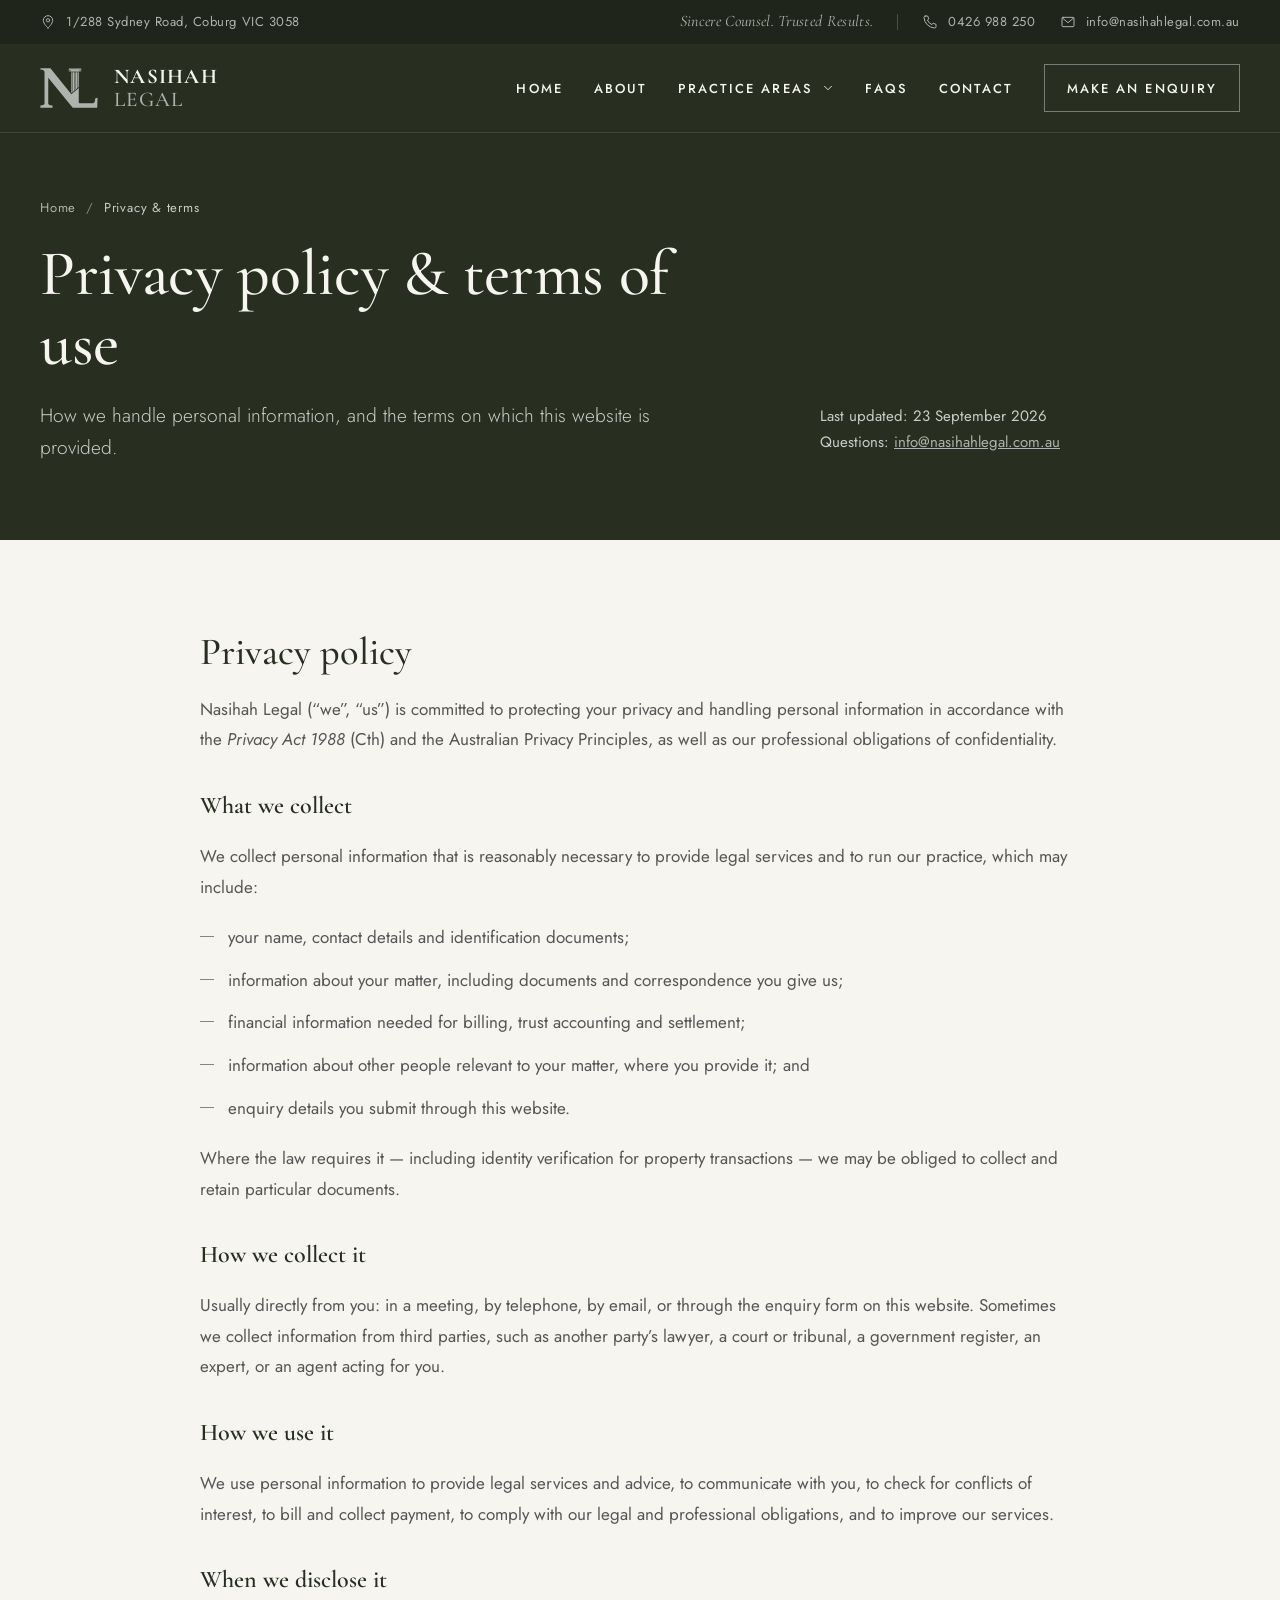
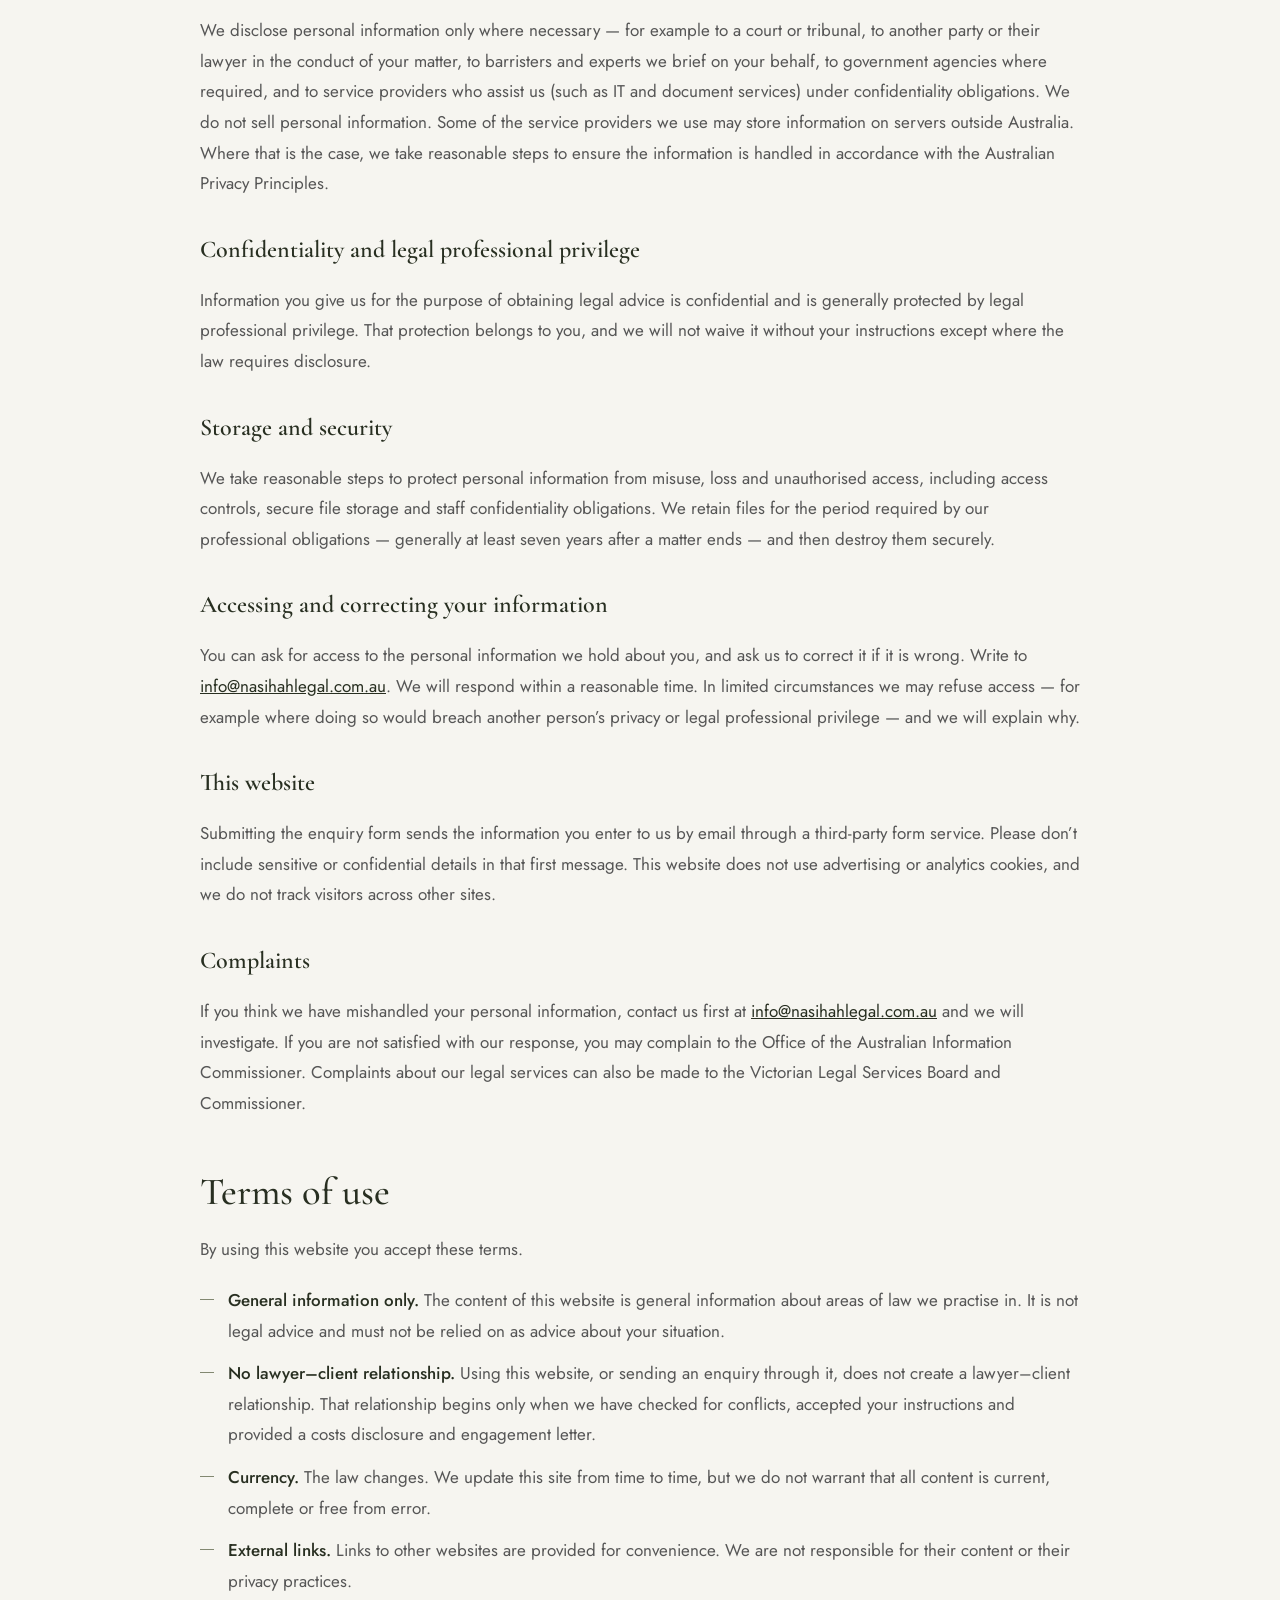
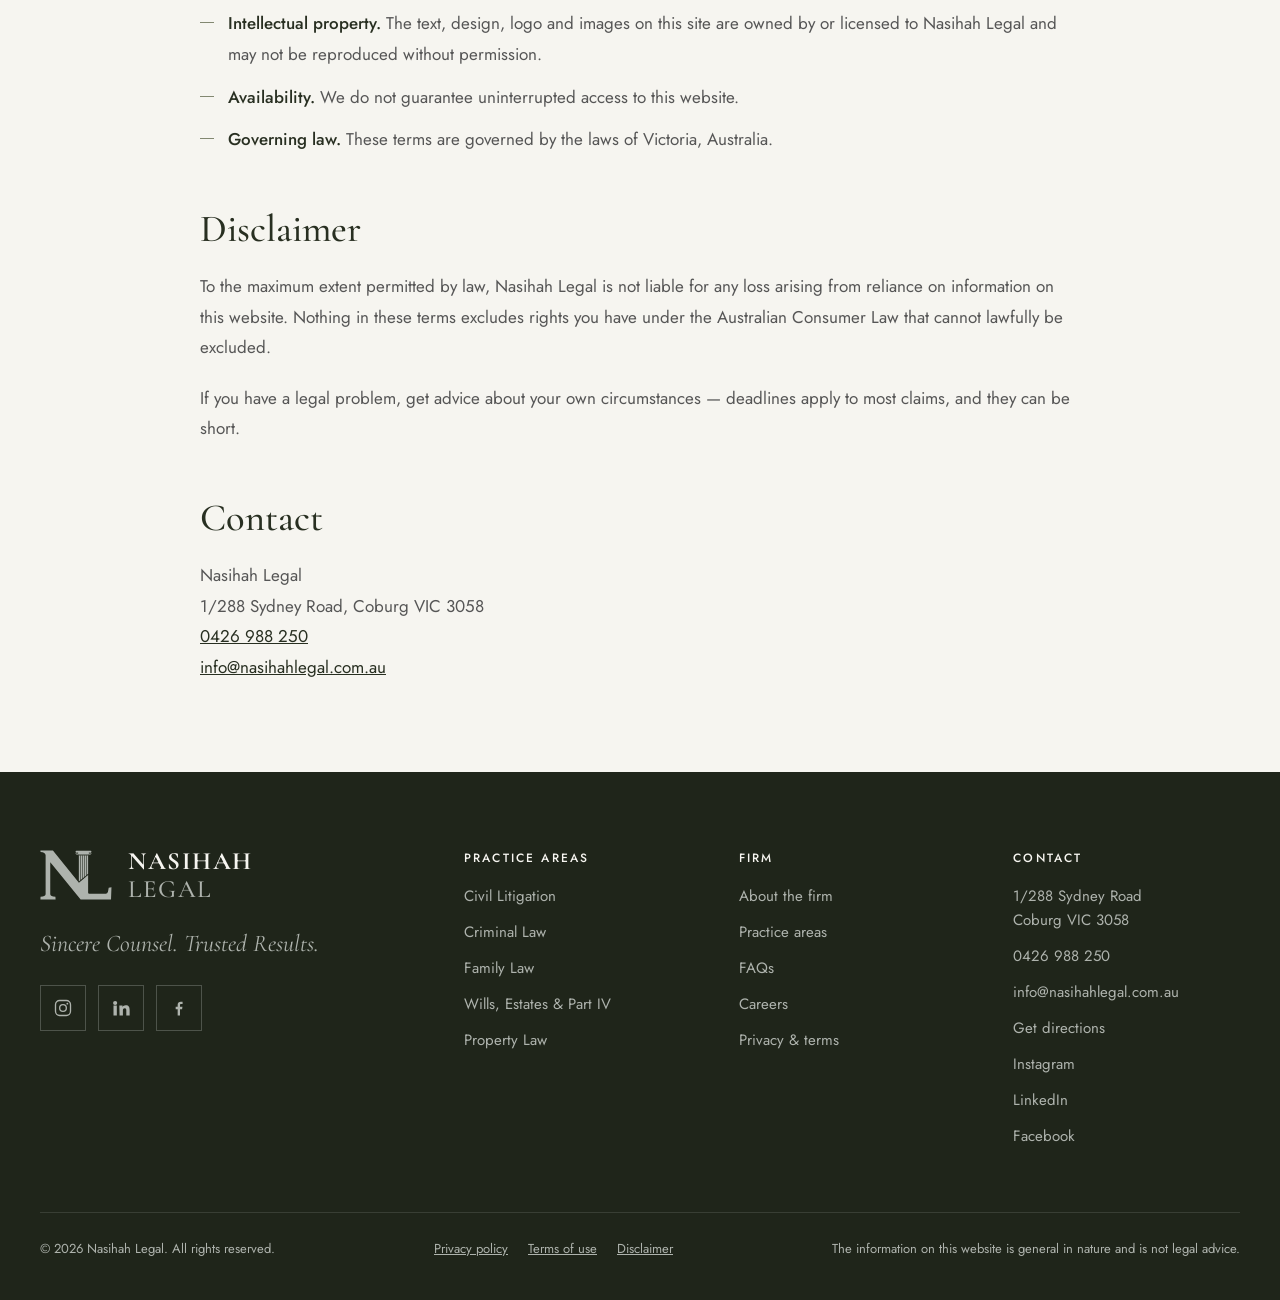
<file: privacy-terms.html>
<!doctype html>
<html lang="en-AU">
<head>
<meta charset="utf-8">
<meta name="viewport" content="width=device-width, initial-scale=1">
<title>Privacy policy and terms of use | Nasihah Legal</title>
<meta name="description" content="How Nasihah Legal collects, uses and protects personal information, plus the terms of use and disclaimer for this website.">
<meta name="theme-color" content="#282F21">
<meta property="og:site_name" content="Nasihah Legal">
<meta property="og:title" content="Privacy policy and terms of use | Nasihah Legal">
<meta property="og:description" content="How Nasihah Legal collects, uses and protects personal information, plus the terms of use and disclaimer for this website.">
<meta property="og:type" content="website">
<meta property="og:image" content="https://nasihahlegal.com.au/assets/img/social-card.jpg">
<link rel="canonical" href="https://nasihahlegal.com.au/privacy-terms.html">
<meta property="og:url" content="https://nasihahlegal.com.au/privacy-terms.html">
<link rel="icon" href="favicon.svg" type="image/svg+xml">
<link rel="preconnect" href="https://fonts.googleapis.com">
<link rel="preconnect" href="https://fonts.gstatic.com" crossorigin>
<link rel="stylesheet" href="https://fonts.googleapis.com/css2?family=Amiri&family=Cormorant+Garamond:ital,wght@0,400;0,500;0,600;0,700;1,400;1,500&family=Jost:wght@300;400;500&display=swap">
<link rel="stylesheet" href="assets/css/site.css">

</head>
<body>
<a class="skip-link" href="#main">Skip to content</a>
<svg width="0" height="0" style="position:absolute" aria-hidden="true" focusable="false">
  <symbol id="nl-mark" viewBox="350 26 808 556">
    <path fill="currentColor" d="M355 30H495L787 390L890 305V503Q890 515 903 515H1088Q1106 513 1113 492L1121 448L1152 441L1147 578H806L465 160V521Q467 546 523 549L525 578H355L356 549Q411 546 413 521V82Q411 52 356 47Z"/>
    <rect fill="currentColor" x="749" y="32" width="178" height="17" rx="8.5"/>
    <circle cx="768" cy="60" r="14" fill="none" stroke="currentColor" stroke-width="8"/>
    <circle cx="908" cy="60" r="14" fill="none" stroke="currentColor" stroke-width="8"/>
    <circle fill="currentColor" cx="768" cy="60" r="4.5"/>
    <circle fill="currentColor" cx="908" cy="60" r="4.5"/>
    <rect fill="currentColor" x="778" y="46" width="120" height="24"/>
    <rect fill="currentColor" x="780" y="74" width="116" height="7"/>
    <path fill="currentColor" d="M786 85H802V363.6L786 376.8ZM808 85H824V345.5L808 358.7ZM830 85H846V327.3L830 341.5ZM852 85H868V309.2L852 322.4ZM874 85H890V291L874 304.2Z"/>
  </symbol>
  <symbol id="nl-column" viewBox="0 0 60 100">
    <rect fill="currentColor" x="4" y="3" width="52" height="6" rx="3"/>
    <circle cx="9.5" cy="11.5" r="4.4" fill="none" stroke="currentColor" stroke-width="2.4"/>
    <circle cx="50.5" cy="11.5" r="4.4" fill="none" stroke="currentColor" stroke-width="2.4"/>
    <circle fill="currentColor" cx="9.5" cy="11.5" r="1.3"/>
    <circle fill="currentColor" cx="50.5" cy="11.5" r="1.3"/>
    <rect fill="currentColor" x="14" y="8" width="32" height="7"/>
    <rect fill="currentColor" x="13" y="17" width="34" height="3"/>
    <path fill="currentColor" d="M15 22h4.2v61H15zM21.45 22h4.2v61h-4.2zM27.9 22h4.2v61h-4.2zM34.35 22h4.2v61h-4.2zM40.8 22H45v61h-4.2z"/>
    <rect fill="currentColor" x="12" y="85" width="36" height="3.4" rx="1"/>
    <rect fill="currentColor" x="9.5" y="90" width="41" height="3.4" rx="1"/>
    <rect fill="currentColor" x="7" y="95" width="46" height="3.4" rx="1"/>
  </symbol>
  <symbol id="nl-column-mini" viewBox="0 0 60 100">
    <rect fill="currentColor" x="4" y="3" width="52" height="8" rx="3"/>
    <rect fill="currentColor" x="13" y="16" width="34" height="68"/>
    <rect fill="currentColor" x="7" y="88" width="46" height="9" rx="1"/>
  </symbol>
  <symbol id="i-arrow" viewBox="0 0 24 24"><path d="M4 12h16M14 6l6 6-6 6" fill="none" stroke="currentColor" stroke-width="1.5" stroke-linecap="round" stroke-linejoin="round"/></symbol>
  <symbol id="i-external" viewBox="0 0 24 24"><path d="M7 17L17 7M8 7h9v9" fill="none" stroke="currentColor" stroke-width="1.5" stroke-linecap="round" stroke-linejoin="round"/></symbol>
  <symbol id="i-pin" viewBox="0 0 24 24"><g fill="none" stroke="currentColor" stroke-width="1.5" stroke-linecap="round" stroke-linejoin="round"><path d="M12 21s-7-6.2-7-11.5A7 7 0 0 1 19 9.5C19 14.8 12 21 12 21z"/><circle cx="12" cy="9.5" r="2.5"/></g></symbol>
  <symbol id="i-mail" viewBox="0 0 24 24"><g fill="none" stroke="currentColor" stroke-width="1.5" stroke-linecap="round" stroke-linejoin="round"><rect x="3" y="5" width="18" height="14" rx="1.5"/><path d="M3.5 6l8.5 7 8.5-7"/></g></symbol>
  <symbol id="i-phone" viewBox="0 0 24 24"><path d="M5 3h3.5l1.8 4.4-2.2 1.6a12 12 0 0 0 6.9 6.9l1.6-2.2L21 15.5V19a2 2 0 0 1-2.2 2A16.8 16.8 0 0 1 3 5.2 2 2 0 0 1 5 3z" fill="none" stroke="currentColor" stroke-width="1.5" stroke-linecap="round" stroke-linejoin="round"/></symbol>
  <symbol id="i-clock" viewBox="0 0 24 24"><g fill="none" stroke="currentColor" stroke-width="1.5" stroke-linecap="round" stroke-linejoin="round"><circle cx="12" cy="12" r="9"/><path d="M12 7v5.5l3.5 2"/></g></symbol>
  <symbol id="i-chevron" viewBox="0 0 24 24"><path d="M6 9l6 6 6-6" fill="none" stroke="currentColor" stroke-width="1.5" stroke-linecap="round" stroke-linejoin="round"/></symbol>
  <symbol id="i-instagram" viewBox="0 0 24 24"><g fill="none" stroke="currentColor" stroke-width="1.6"><rect x="3" y="3" width="18" height="18" rx="5"/><circle cx="12" cy="12" r="4"/><circle cx="17.2" cy="6.8" r="1.1" fill="currentColor" stroke="none"/></g></symbol>
  <symbol id="i-linkedin" viewBox="0 0 24 24"><path fill="currentColor" d="M4.98 3.5a2.5 2.5 0 1 1 0 5 2.5 2.5 0 0 1 0-5zM3 9h4v12H3zm7 0h3.8v1.7h.05c.53-.95 1.83-1.95 3.76-1.95 4.02 0 4.76 2.5 4.76 5.75V21h-4v-5.6c0-1.33-.02-3.05-1.9-3.05-1.9 0-2.2 1.45-2.2 2.95V21h-4z"/></symbol>
  <symbol id="i-facebook" viewBox="0 0 24 24"><path fill="currentColor" d="M13.2 21v-7.5h2.5l.45-3H13.2V8.6c0-.87.26-1.46 1.5-1.46H16.3V4.47A21 21 0 0 0 14.1 4.35c-2.2 0-3.7 1.34-3.7 3.8v2.35H8v3h2.4V21z"/></symbol>
  <symbol id="i-star" viewBox="0 0 24 24"><path fill="currentColor" d="M12 2.6l2.9 5.9 6.5.9-4.7 4.6 1.1 6.5-5.8-3-5.8 3 1.1-6.5L2.6 9.4l6.5-.9z"/></symbol>
</svg>
<div class="topbar">
  <div class="wrap">
    <div class="topbar__item"><svg aria-hidden="true"><use href="#i-pin"/></svg><span>1/288 Sydney Road, Coburg VIC 3058</span></div>
    <div class="topbar__right">
      <span class="topbar__slogan">Sincere Counsel. Trusted Results.</span>
      <span class="topbar__rule" aria-hidden="true"></span>
      <a class="topbar__item" href="tel:+61426988250"><svg aria-hidden="true"><use href="#i-phone"/></svg><span>0426 988 250</span></a>
      <a class="topbar__item" href="mailto:info@nasihahlegal.com.au"><svg aria-hidden="true"><use href="#i-mail"/></svg><span>info@nasihahlegal.com.au</span></a>
    </div>
  </div>
</div>
<header class="site-header">
  <div class="wrap">
    <a class="brand" href="index.html" aria-label="Nasihah Legal — home">
      <svg class="brand__mark" aria-hidden="true"><use href="#nl-mark"/></svg>
      <span class="brand__word"><b>NASIHAH</b><span>LEGAL</span></span>
    </a>
    <button class="menu-toggle" type="button" aria-expanded="false" aria-controls="site-nav" aria-label="Open menu">
      <svg class="icon-open" viewBox="0 0 24 24" aria-hidden="true"><path d="M4 7h16M4 12h16M9 17h11" fill="none" stroke="currentColor" stroke-width="1.5" stroke-linecap="round"/></svg>
      <svg class="icon-close" viewBox="0 0 24 24" aria-hidden="true"><path d="M6 6l12 12M18 6L6 18" fill="none" stroke="currentColor" stroke-width="1.5" stroke-linecap="round"/></svg>
    </button>
    <nav class="nav" id="site-nav" aria-label="Main">
      <a class="nav__link" href="index.html">Home</a>
      <a class="nav__link" href="about.html">About</a>
      <div class="nav__group">
        <button class="nav__trigger" type="button" aria-expanded="false" aria-controls="practice-menu">
          <span>Practice Areas</span>
          <svg aria-hidden="true"><use href="#i-chevron"/></svg>
        </button>
        <div class="nav__menu" id="practice-menu" hidden>
          <p class="nav__menu-head">Areas of law</p>
        <a href="civil-litigation.html"><svg aria-hidden="true"><use href="#nl-column-mini"/></svg>Civil Litigation</a>
        <a href="criminal-law.html"><svg aria-hidden="true"><use href="#nl-column-mini"/></svg>Criminal Law</a>
        <a href="family-law.html"><svg aria-hidden="true"><use href="#nl-column-mini"/></svg>Family Law</a>
        <a href="wills-estates.html"><svg aria-hidden="true"><use href="#nl-column-mini"/></svg>Wills, Estates &amp; Part IV</a>
        <a href="property-law.html"><svg aria-hidden="true"><use href="#nl-column-mini"/></svg>Property Law</a>
          <a href="practice-areas.html"><svg aria-hidden="true"><use href="#i-arrow"/></svg>All practice areas</a>
        </div>
      </div>
      <a class="nav__link" href="faqs.html">FAQs</a>
      <a class="nav__link" href="contact.html">Contact</a>
      <a class="btn btn--ghost" href="contact.html#enquiry">Make an enquiry</a>
    </nav>
  </div>
</header>
<main id="main">
<section class="page-hero">
  <div class="wrap">
    <div class="page-hero__grid">
      <div>
        <nav aria-label="Breadcrumb">
          <ol class="breadcrumbs">
            <li><a href="index.html">Home</a></li>
            <li><span aria-current="page">Privacy &amp; terms</span></li>
          </ol>
        </nav>
        <h1 class="display">Privacy policy &amp; terms of use</h1>
        <p class="page-hero__lead lede">How we handle personal information, and the terms on which this website is provided.</p>
      </div>
      <div class="page-hero__aside">
        <p style="color:var(--mist-2)">Last updated: 23 September 2026<br>Questions: <a style="color:var(--mist)" href="mailto:info@nasihahlegal.com.au">info@nasihahlegal.com.au</a></p>
      </div>
    </div>
  </div>
</section>

<section class="section">
  <div class="wrap wrap--narrow">
    <div class="prose">
      <h2 id="privacy">Privacy policy</h2>
      <p>Nasihah Legal (“we”, “us”) is committed to protecting your privacy and handling personal information in accordance with the <em>Privacy Act 1988</em> (Cth) and the Australian Privacy Principles, as well as our professional obligations of confidentiality.</p>

      <h3>What we collect</h3>
      <p>We collect personal information that is reasonably necessary to provide legal services and to run our practice, which may include:</p>
      <ul>
        <li>your name, contact details and identification documents;</li>
        <li>information about your matter, including documents and correspondence you give us;</li>
        <li>financial information needed for billing, trust accounting and settlement;</li>
        <li>information about other people relevant to your matter, where you provide it; and</li>
        <li>enquiry details you submit through this website.</li>
      </ul>
      <p>Where the law requires it — including identity verification for property transactions — we may be obliged to collect and retain particular documents.</p>

      <h3>How we collect it</h3>
      <p>Usually directly from you: in a meeting, by telephone, by email, or through the enquiry form on this website. Sometimes we collect information from third parties, such as another party’s lawyer, a court or tribunal, a government register, an expert, or an agent acting for you.</p>

      <h3>How we use it</h3>
      <p>We use personal information to provide legal services and advice, to communicate with you, to check for conflicts of interest, to bill and collect payment, to comply with our legal and professional obligations, and to improve our services.</p>

      <h3>When we disclose it</h3>
      <p>We disclose personal information only where necessary — for example to a court or tribunal, to another party or their lawyer in the conduct of your matter, to barristers and experts we brief on your behalf, to government agencies where required, and to service providers who assist us (such as IT and document services) under confidentiality obligations. We do not sell personal information. Some of the service providers we use may store information on servers outside Australia. Where that is the case, we take reasonable steps to ensure the information is handled in accordance with the Australian Privacy Principles.</p>

      <h3>Confidentiality and legal professional privilege</h3>
      <p>Information you give us for the purpose of obtaining legal advice is confidential and is generally protected by legal professional privilege. That protection belongs to you, and we will not waive it without your instructions except where the law requires disclosure.</p>

      <h3>Storage and security</h3>
      <p>We take reasonable steps to protect personal information from misuse, loss and unauthorised access, including access controls, secure file storage and staff confidentiality obligations. We retain files for the period required by our professional obligations — generally at least seven years after a matter ends — and then destroy them securely.</p>

      <h3>Accessing and correcting your information</h3>
      <p>You can ask for access to the personal information we hold about you, and ask us to correct it if it is wrong. Write to <a href="mailto:info@nasihahlegal.com.au">info@nasihahlegal.com.au</a>. We will respond within a reasonable time. In limited circumstances we may refuse access — for example where doing so would breach another person’s privacy or legal professional privilege — and we will explain why.</p>

      <h3>This website</h3>
      <p>Submitting the enquiry form sends the information you enter to us by email through a third-party form service. Please don’t include sensitive or confidential details in that first message. This website does not use advertising or analytics cookies, and we do not track visitors across other sites.</p>

      <h3>Complaints</h3>
      <p>If you think we have mishandled your personal information, contact us first at <a href="mailto:info@nasihahlegal.com.au">info@nasihahlegal.com.au</a> and we will investigate. If you are not satisfied with our response, you may complain to the Office of the Australian Information Commissioner. Complaints about our legal services can also be made to the Victorian Legal Services Board and Commissioner.</p>

      <h2 id="terms">Terms of use</h2>
      <p>By using this website you accept these terms.</p>
      <ul>
        <li><strong>General information only.</strong> The content of this website is general information about areas of law we practise in. It is not legal advice and must not be relied on as advice about your situation.</li>
        <li><strong>No lawyer–client relationship.</strong> Using this website, or sending an enquiry through it, does not create a lawyer–client relationship. That relationship begins only when we have checked for conflicts, accepted your instructions and provided a costs disclosure and engagement letter.</li>
        <li><strong>Currency.</strong> The law changes. We update this site from time to time, but we do not warrant that all content is current, complete or free from error.</li>
        <li><strong>External links.</strong> Links to other websites are provided for convenience. We are not responsible for their content or their privacy practices.</li>
        <li><strong>Intellectual property.</strong> The text, design, logo and images on this site are owned by or licensed to Nasihah Legal and may not be reproduced without permission.</li>
        <li><strong>Availability.</strong> We do not guarantee uninterrupted access to this website.</li>
        <li><strong>Governing law.</strong> These terms are governed by the laws of Victoria, Australia.</li>
      </ul>

      <h2 id="disclaimer">Disclaimer</h2>
      <p>To the maximum extent permitted by law, Nasihah Legal is not liable for any loss arising from reliance on information on this website. Nothing in these terms excludes rights you have under the Australian Consumer Law that cannot lawfully be excluded.</p>
      <p>If you have a legal problem, get advice about your own circumstances — deadlines apply to most claims, and they can be short.</p>

      <h2>Contact</h2>
      <p>Nasihah Legal<br>
      1/288 Sydney Road, Coburg VIC 3058<br>
      <a href="tel:+61426988250">0426 988 250</a><br>
      <a href="mailto:info@nasihahlegal.com.au">info@nasihahlegal.com.au</a></p>
    </div>
  </div>
</section>

</main>
<footer class="site-footer">
  <div class="wrap">
    <div class="footer__top">
      <div class="footer__brand">
        <a class="brand" href="index.html" aria-label="Nasihah Legal — home">
          <svg class="brand__mark" aria-hidden="true"><use href="#nl-mark"/></svg>
          <span class="brand__word"><b>NASIHAH</b><span>LEGAL</span></span>
        </a>
        <p class="footer__slogan">Sincere Counsel. Trusted Results.</p>
        <div class="socials">
          <a href="https://www.instagram.com/nasihahlegal/" target="_blank" rel="noopener" aria-label="Nasihah Legal on Instagram"><svg aria-hidden="true"><use href="#i-instagram"/></svg></a>
          <a href="https://www.linkedin.com/company/nasihah-legal/" target="_blank" rel="noopener" aria-label="Nasihah Legal on LinkedIn"><svg aria-hidden="true"><use href="#i-linkedin"/></svg></a>
          <a href="https://www.facebook.com/people/Nasihah-Legal/61577443514983/" target="_blank" rel="noopener" aria-label="Nasihah Legal on Facebook"><svg aria-hidden="true"><use href="#i-facebook"/></svg></a>
        </div>
      </div>
      <div class="footer__cols">
        <div class="footer__col">
          <h2>Practice areas</h2>
          <a href="civil-litigation.html">Civil Litigation</a>
          <a href="criminal-law.html">Criminal Law</a>
          <a href="family-law.html">Family Law</a>
          <a href="wills-estates.html">Wills, Estates &amp; Part IV</a>
          <a href="property-law.html">Property Law</a>
        </div>
        <div class="footer__col">
          <h2>Firm</h2>
          <a href="about.html">About the firm</a>
          <a href="practice-areas.html">Practice areas</a>
          <a href="faqs.html">FAQs</a>
          <a href="careers.html">Careers</a>
          <a href="privacy-terms.html">Privacy &amp; terms</a>
        </div>
        <div class="footer__col">
          <h2>Contact</h2>
          <span>1/288 Sydney Road<br>Coburg VIC 3058</span>
          <a href="tel:+61426988250">0426 988 250</a>
          <a href="mailto:info@nasihahlegal.com.au">info@nasihahlegal.com.au</a>
          <a href="https://www.google.com/maps/search/?api=1&amp;query=1%2F288+Sydney+Road+Coburg+VIC+3058" target="_blank" rel="noopener">Get directions</a>
          <a href="https://www.instagram.com/nasihahlegal/" target="_blank" rel="noopener">Instagram</a>
          <a href="https://www.linkedin.com/company/nasihah-legal/" target="_blank" rel="noopener">LinkedIn</a>
          <a href="https://www.facebook.com/people/Nasihah-Legal/61577443514983/" target="_blank" rel="noopener">Facebook</a>
        </div>
      </div>
    </div>
    <div class="footer__bottom">
      <span>&copy; <span data-year>2026</span> Nasihah Legal. All rights reserved.</span>
      <nav aria-label="Legal">
        <a href="privacy-terms.html">Privacy policy</a>
        <a href="privacy-terms.html#terms">Terms of use</a>
        <a href="privacy-terms.html#disclaimer">Disclaimer</a>
      </nav>
      <span>The information on this website is general in nature and is not legal advice.</span>
    </div>
  </div>
</footer>
<script src="assets/js/site.js" defer></script>
</body>
</html>
</file>
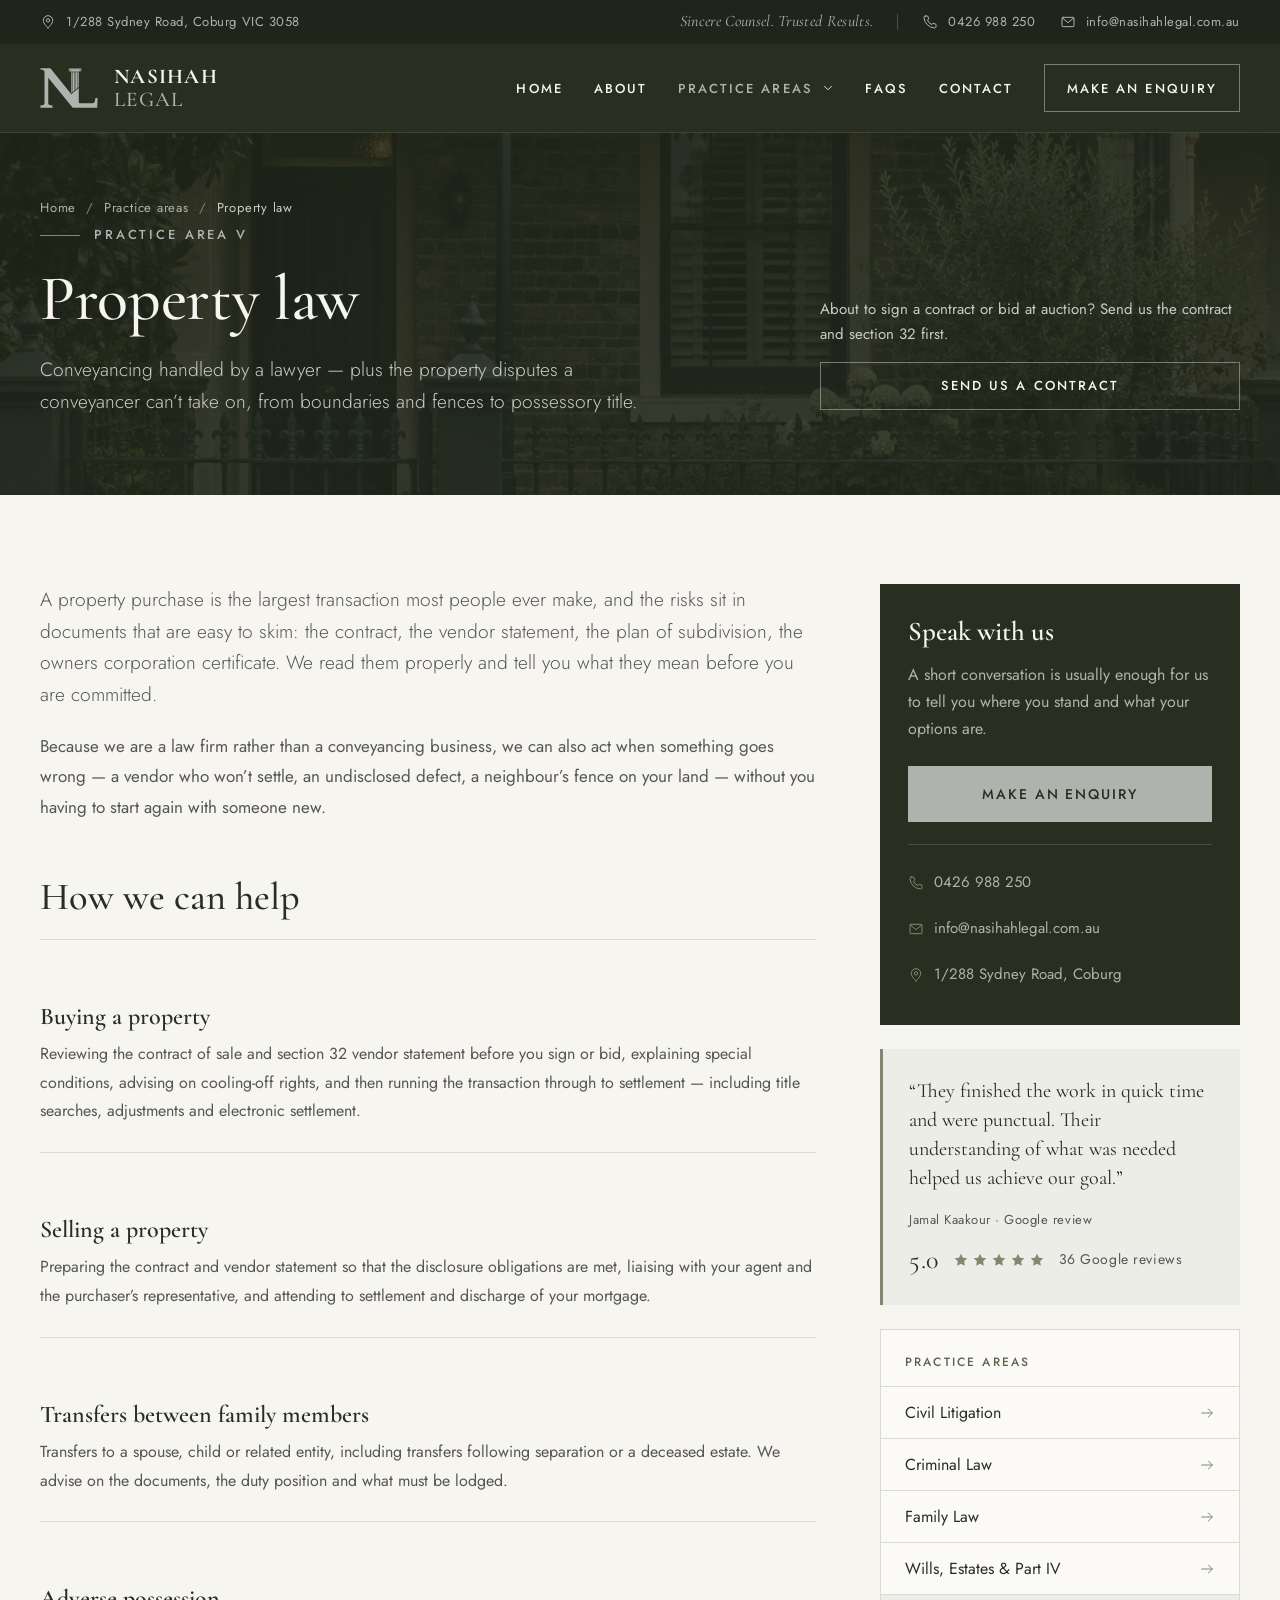
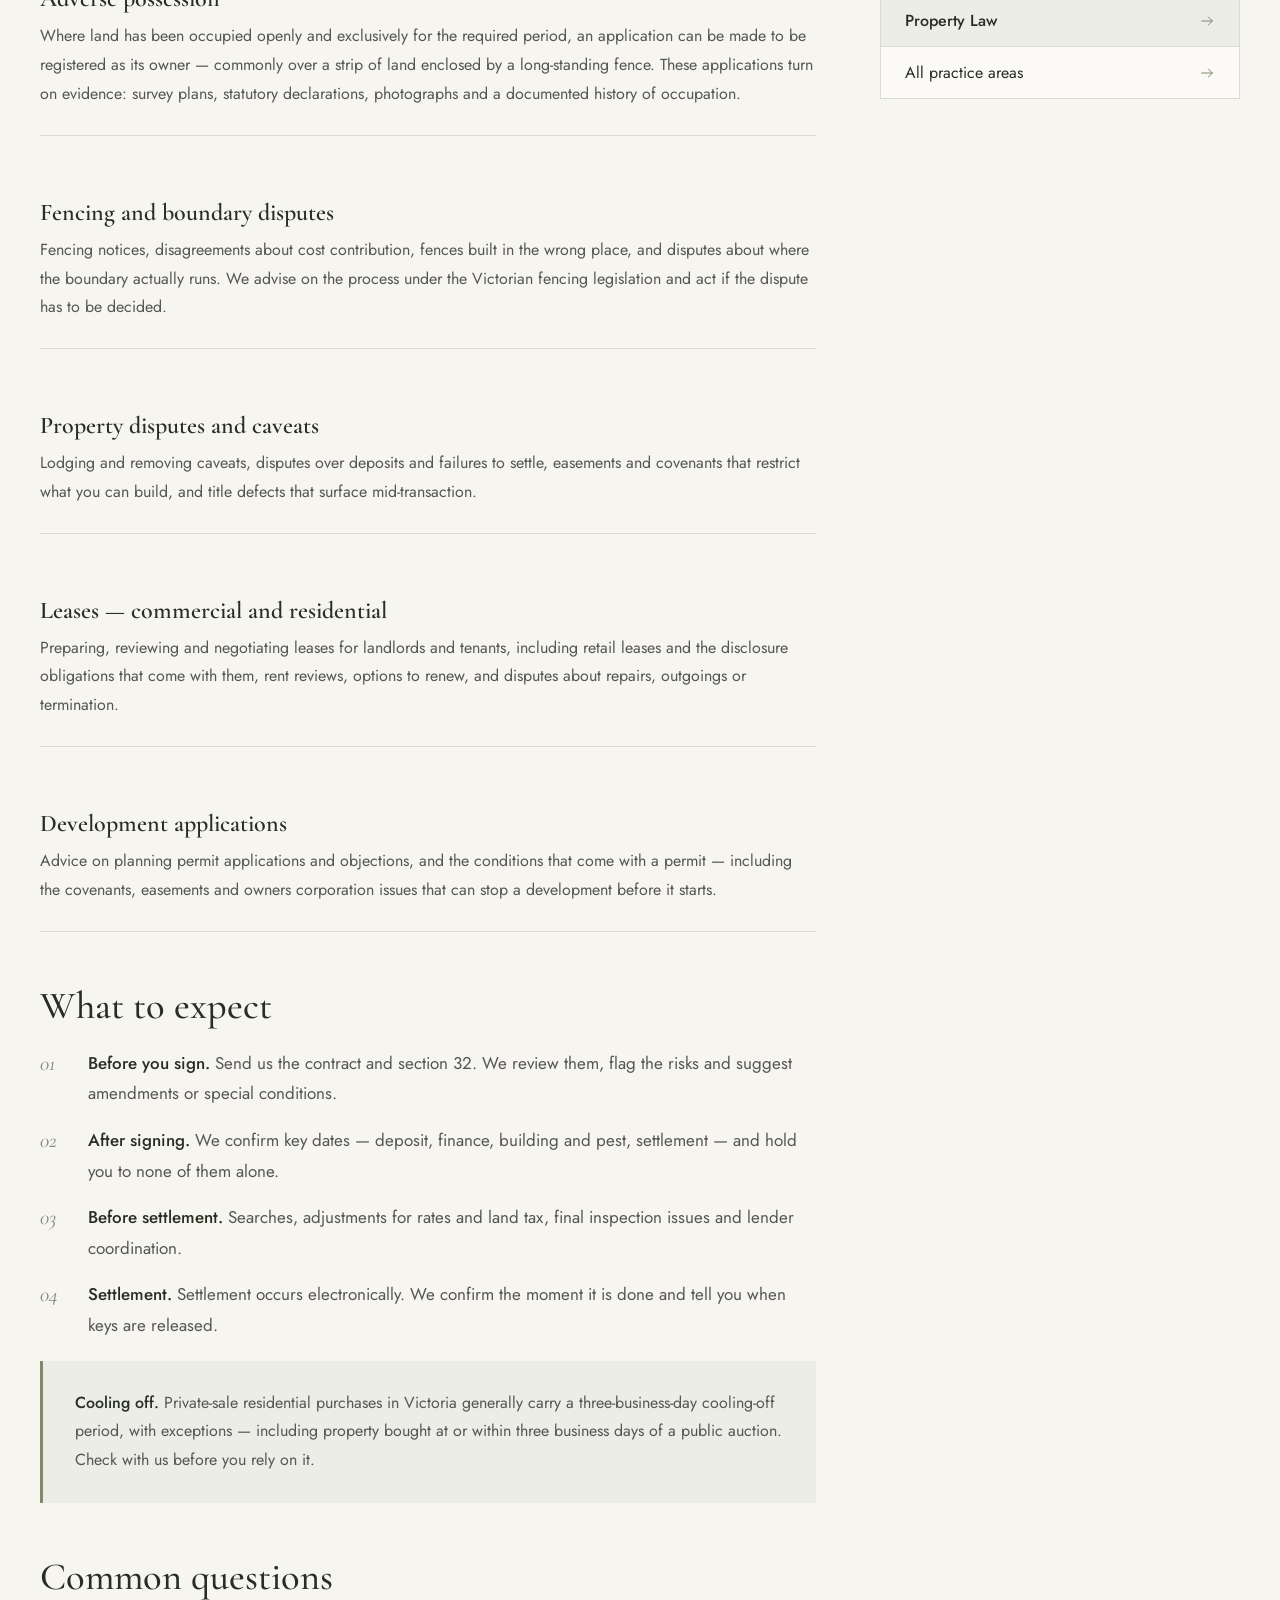
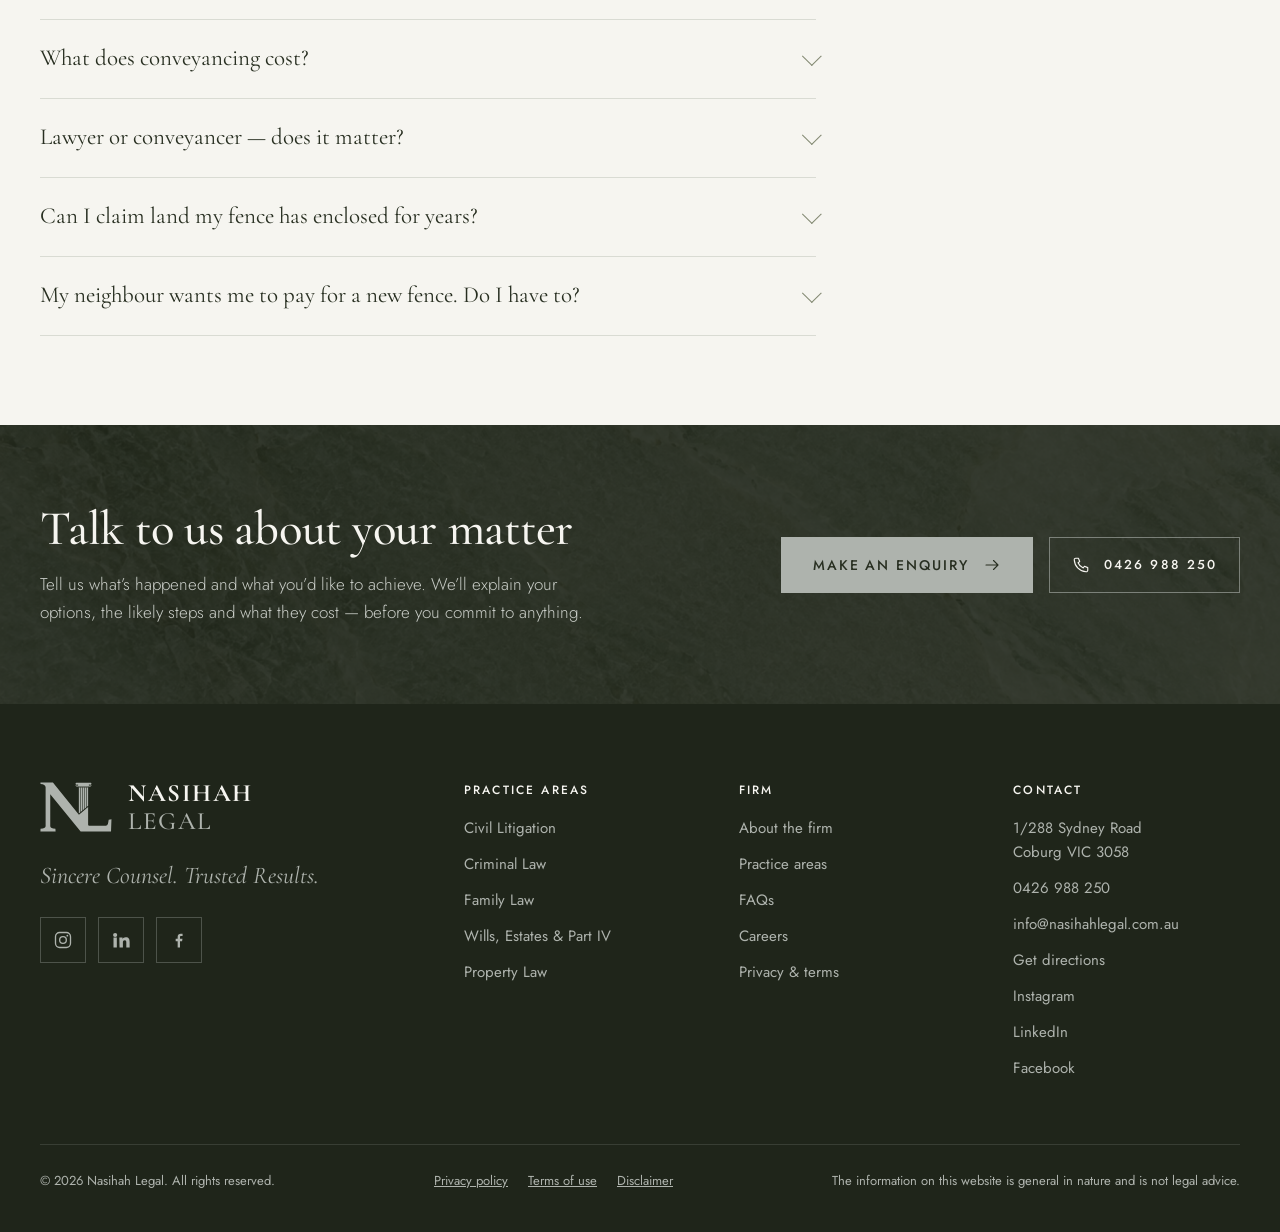
<file: property-law.html>
<!doctype html>
<html lang="en-AU">
<head>
<meta charset="utf-8">
<meta name="viewport" content="width=device-width, initial-scale=1">
<title>Property lawyers and conveyancing Coburg | Nasihah Legal</title>
<meta name="description" content="Conveyancing for buyers and sellers, adverse possession applications and fencing disputes.">
<meta name="theme-color" content="#282F21">
<meta property="og:site_name" content="Nasihah Legal">
<meta property="og:title" content="Property lawyers and conveyancing Coburg | Nasihah Legal">
<meta property="og:description" content="Conveyancing for buyers and sellers, adverse possession applications and fencing disputes.">
<meta property="og:type" content="website">
<meta property="og:image" content="https://nasihahlegal.com.au/assets/img/social-card.jpg">
<link rel="canonical" href="https://nasihahlegal.com.au/property-law.html">
<meta property="og:url" content="https://nasihahlegal.com.au/property-law.html">
<link rel="icon" href="favicon.svg" type="image/svg+xml">
<link rel="preconnect" href="https://fonts.googleapis.com">
<link rel="preconnect" href="https://fonts.gstatic.com" crossorigin>
<link rel="stylesheet" href="https://fonts.googleapis.com/css2?family=Amiri&family=Cormorant+Garamond:ital,wght@0,400;0,500;0,600;0,700;1,400;1,500&family=Jost:wght@300;400;500&display=swap">
<link rel="stylesheet" href="assets/css/site.css">

</head>
<body>
<a class="skip-link" href="#main">Skip to content</a>
<svg width="0" height="0" style="position:absolute" aria-hidden="true" focusable="false">
  <symbol id="nl-mark" viewBox="350 26 808 556">
    <path fill="currentColor" d="M355 30H495L787 390L890 305V503Q890 515 903 515H1088Q1106 513 1113 492L1121 448L1152 441L1147 578H806L465 160V521Q467 546 523 549L525 578H355L356 549Q411 546 413 521V82Q411 52 356 47Z"/>
    <rect fill="currentColor" x="749" y="32" width="178" height="17" rx="8.5"/>
    <circle cx="768" cy="60" r="14" fill="none" stroke="currentColor" stroke-width="8"/>
    <circle cx="908" cy="60" r="14" fill="none" stroke="currentColor" stroke-width="8"/>
    <circle fill="currentColor" cx="768" cy="60" r="4.5"/>
    <circle fill="currentColor" cx="908" cy="60" r="4.5"/>
    <rect fill="currentColor" x="778" y="46" width="120" height="24"/>
    <rect fill="currentColor" x="780" y="74" width="116" height="7"/>
    <path fill="currentColor" d="M786 85H802V363.6L786 376.8ZM808 85H824V345.5L808 358.7ZM830 85H846V327.3L830 341.5ZM852 85H868V309.2L852 322.4ZM874 85H890V291L874 304.2Z"/>
  </symbol>
  <symbol id="nl-column" viewBox="0 0 60 100">
    <rect fill="currentColor" x="4" y="3" width="52" height="6" rx="3"/>
    <circle cx="9.5" cy="11.5" r="4.4" fill="none" stroke="currentColor" stroke-width="2.4"/>
    <circle cx="50.5" cy="11.5" r="4.4" fill="none" stroke="currentColor" stroke-width="2.4"/>
    <circle fill="currentColor" cx="9.5" cy="11.5" r="1.3"/>
    <circle fill="currentColor" cx="50.5" cy="11.5" r="1.3"/>
    <rect fill="currentColor" x="14" y="8" width="32" height="7"/>
    <rect fill="currentColor" x="13" y="17" width="34" height="3"/>
    <path fill="currentColor" d="M15 22h4.2v61H15zM21.45 22h4.2v61h-4.2zM27.9 22h4.2v61h-4.2zM34.35 22h4.2v61h-4.2zM40.8 22H45v61h-4.2z"/>
    <rect fill="currentColor" x="12" y="85" width="36" height="3.4" rx="1"/>
    <rect fill="currentColor" x="9.5" y="90" width="41" height="3.4" rx="1"/>
    <rect fill="currentColor" x="7" y="95" width="46" height="3.4" rx="1"/>
  </symbol>
  <symbol id="nl-column-mini" viewBox="0 0 60 100">
    <rect fill="currentColor" x="4" y="3" width="52" height="8" rx="3"/>
    <rect fill="currentColor" x="13" y="16" width="34" height="68"/>
    <rect fill="currentColor" x="7" y="88" width="46" height="9" rx="1"/>
  </symbol>
  <symbol id="i-arrow" viewBox="0 0 24 24"><path d="M4 12h16M14 6l6 6-6 6" fill="none" stroke="currentColor" stroke-width="1.5" stroke-linecap="round" stroke-linejoin="round"/></symbol>
  <symbol id="i-external" viewBox="0 0 24 24"><path d="M7 17L17 7M8 7h9v9" fill="none" stroke="currentColor" stroke-width="1.5" stroke-linecap="round" stroke-linejoin="round"/></symbol>
  <symbol id="i-pin" viewBox="0 0 24 24"><g fill="none" stroke="currentColor" stroke-width="1.5" stroke-linecap="round" stroke-linejoin="round"><path d="M12 21s-7-6.2-7-11.5A7 7 0 0 1 19 9.5C19 14.8 12 21 12 21z"/><circle cx="12" cy="9.5" r="2.5"/></g></symbol>
  <symbol id="i-mail" viewBox="0 0 24 24"><g fill="none" stroke="currentColor" stroke-width="1.5" stroke-linecap="round" stroke-linejoin="round"><rect x="3" y="5" width="18" height="14" rx="1.5"/><path d="M3.5 6l8.5 7 8.5-7"/></g></symbol>
  <symbol id="i-phone" viewBox="0 0 24 24"><path d="M5 3h3.5l1.8 4.4-2.2 1.6a12 12 0 0 0 6.9 6.9l1.6-2.2L21 15.5V19a2 2 0 0 1-2.2 2A16.8 16.8 0 0 1 3 5.2 2 2 0 0 1 5 3z" fill="none" stroke="currentColor" stroke-width="1.5" stroke-linecap="round" stroke-linejoin="round"/></symbol>
  <symbol id="i-clock" viewBox="0 0 24 24"><g fill="none" stroke="currentColor" stroke-width="1.5" stroke-linecap="round" stroke-linejoin="round"><circle cx="12" cy="12" r="9"/><path d="M12 7v5.5l3.5 2"/></g></symbol>
  <symbol id="i-chevron" viewBox="0 0 24 24"><path d="M6 9l6 6 6-6" fill="none" stroke="currentColor" stroke-width="1.5" stroke-linecap="round" stroke-linejoin="round"/></symbol>
  <symbol id="i-instagram" viewBox="0 0 24 24"><g fill="none" stroke="currentColor" stroke-width="1.6"><rect x="3" y="3" width="18" height="18" rx="5"/><circle cx="12" cy="12" r="4"/><circle cx="17.2" cy="6.8" r="1.1" fill="currentColor" stroke="none"/></g></symbol>
  <symbol id="i-linkedin" viewBox="0 0 24 24"><path fill="currentColor" d="M4.98 3.5a2.5 2.5 0 1 1 0 5 2.5 2.5 0 0 1 0-5zM3 9h4v12H3zm7 0h3.8v1.7h.05c.53-.95 1.83-1.95 3.76-1.95 4.02 0 4.76 2.5 4.76 5.75V21h-4v-5.6c0-1.33-.02-3.05-1.9-3.05-1.9 0-2.2 1.45-2.2 2.95V21h-4z"/></symbol>
  <symbol id="i-facebook" viewBox="0 0 24 24"><path fill="currentColor" d="M13.2 21v-7.5h2.5l.45-3H13.2V8.6c0-.87.26-1.46 1.5-1.46H16.3V4.47A21 21 0 0 0 14.1 4.35c-2.2 0-3.7 1.34-3.7 3.8v2.35H8v3h2.4V21z"/></symbol>
  <symbol id="i-star" viewBox="0 0 24 24"><path fill="currentColor" d="M12 2.6l2.9 5.9 6.5.9-4.7 4.6 1.1 6.5-5.8-3-5.8 3 1.1-6.5L2.6 9.4l6.5-.9z"/></symbol>
</svg>
<div class="topbar">
  <div class="wrap">
    <div class="topbar__item"><svg aria-hidden="true"><use href="#i-pin"/></svg><span>1/288 Sydney Road, Coburg VIC 3058</span></div>
    <div class="topbar__right">
      <span class="topbar__slogan">Sincere Counsel. Trusted Results.</span>
      <span class="topbar__rule" aria-hidden="true"></span>
      <a class="topbar__item" href="tel:+61426988250"><svg aria-hidden="true"><use href="#i-phone"/></svg><span>0426 988 250</span></a>
      <a class="topbar__item" href="mailto:info@nasihahlegal.com.au"><svg aria-hidden="true"><use href="#i-mail"/></svg><span>info@nasihahlegal.com.au</span></a>
    </div>
  </div>
</div>
<header class="site-header">
  <div class="wrap">
    <a class="brand" href="index.html" aria-label="Nasihah Legal — home">
      <svg class="brand__mark" aria-hidden="true"><use href="#nl-mark"/></svg>
      <span class="brand__word"><b>NASIHAH</b><span>LEGAL</span></span>
    </a>
    <button class="menu-toggle" type="button" aria-expanded="false" aria-controls="site-nav" aria-label="Open menu">
      <svg class="icon-open" viewBox="0 0 24 24" aria-hidden="true"><path d="M4 7h16M4 12h16M9 17h11" fill="none" stroke="currentColor" stroke-width="1.5" stroke-linecap="round"/></svg>
      <svg class="icon-close" viewBox="0 0 24 24" aria-hidden="true"><path d="M6 6l12 12M18 6L6 18" fill="none" stroke="currentColor" stroke-width="1.5" stroke-linecap="round"/></svg>
    </button>
    <nav class="nav" id="site-nav" aria-label="Main">
      <a class="nav__link" href="index.html">Home</a>
      <a class="nav__link" href="about.html">About</a>
      <div class="nav__group">
        <button class="nav__trigger" type="button" aria-expanded="false" aria-controls="practice-menu">
          <span style="color:var(--mist)">Practice Areas</span>
          <svg aria-hidden="true"><use href="#i-chevron"/></svg>
        </button>
        <div class="nav__menu" id="practice-menu" hidden>
          <p class="nav__menu-head">Areas of law</p>
        <a href="civil-litigation.html"><svg aria-hidden="true"><use href="#nl-column-mini"/></svg>Civil Litigation</a>
        <a href="criminal-law.html"><svg aria-hidden="true"><use href="#nl-column-mini"/></svg>Criminal Law</a>
        <a href="family-law.html"><svg aria-hidden="true"><use href="#nl-column-mini"/></svg>Family Law</a>
        <a href="wills-estates.html"><svg aria-hidden="true"><use href="#nl-column-mini"/></svg>Wills, Estates &amp; Part IV</a>
        <a href="property-law.html" aria-current="page"><svg aria-hidden="true"><use href="#nl-column-mini"/></svg>Property Law</a>
          <a href="practice-areas.html"><svg aria-hidden="true"><use href="#i-arrow"/></svg>All practice areas</a>
        </div>
      </div>
      <a class="nav__link" href="faqs.html">FAQs</a>
      <a class="nav__link" href="contact.html">Contact</a>
      <a class="btn btn--ghost" href="contact.html#enquiry">Make an enquiry</a>
    </nav>
  </div>
</header>
<main id="main">
<section class="page-hero">
  <img class="page-hero__bg" src="assets/img/property-terrace.jpg" alt="" aria-hidden="true">
  <div class="page-hero__scrim" aria-hidden="true"></div>
  <div class="wrap">
    <div class="page-hero__grid">
      <div>
        <nav aria-label="Breadcrumb">
          <ol class="breadcrumbs">
            <li><a href="index.html">Home</a></li>
            <li><a href="practice-areas.html">Practice areas</a></li>
            <li><span aria-current="page">Property law</span></li>
          </ol>
        </nav>
        <p class="eyebrow eyebrow--light" style="margin-top:8px">Practice area V</p>
        <h1 class="display">Property law</h1>
        <p class="page-hero__lead lede">Conveyancing handled by a lawyer — plus the property disputes a conveyancer can’t take on, from boundaries and fences to possessory title.</p>
      </div>
      <div class="page-hero__aside">
        <p style="color:var(--mist-2)">About to sign a contract or bid at auction? Send us the contract and section 32 first.</p>
        <a class="btn btn--ghost" href="contact.html#enquiry">Send us a contract</a>
      </div>
    </div>
  </div>
</section>

<section class="section">
  <div class="wrap">
    <div class="layout">
      <div class="prose">
        <p class="lede">A property purchase is the largest transaction most people ever make, and the risks sit in documents that are easy to skim: the contract, the vendor statement, the plan of subdivision, the owners corporation certificate. We read them properly and tell you what they mean before you are committed.</p>
        <p>Because we are a law firm rather than a conveyancing business, we can also act when something goes wrong — a vendor who won’t settle, an undisclosed defect, a neighbour’s fence on your land — without you having to start again with someone new.</p>

        <h2>How we can help</h2>
        <div class="service-list">
          <div class="service-list__item">
            <h3>Buying a property</h3>
            <p>Reviewing the contract of sale and section 32 vendor statement before you sign or bid, explaining special conditions, advising on cooling-off rights, and then running the transaction through to settlement — including title searches, adjustments and electronic settlement.</p>
          </div>
          <div class="service-list__item">
            <h3>Selling a property</h3>
            <p>Preparing the contract and vendor statement so that the disclosure obligations are met, liaising with your agent and the purchaser’s representative, and attending to settlement and discharge of your mortgage.</p>
          </div>
          <div class="service-list__item">
            <h3>Transfers between family members</h3>
            <p>Transfers to a spouse, child or related entity, including transfers following separation or a deceased estate. We advise on the documents, the duty position and what must be lodged.</p>
          </div>
          <div class="service-list__item">
            <h3>Adverse possession</h3>
            <p>Where land has been occupied openly and exclusively for the required period, an application can be made to be registered as its owner — commonly over a strip of land enclosed by a long-standing fence. These applications turn on evidence: survey plans, statutory declarations, photographs and a documented history of occupation.</p>
          </div>
          <div class="service-list__item">
            <h3>Fencing and boundary disputes</h3>
            <p>Fencing notices, disagreements about cost contribution, fences built in the wrong place, and disputes about where the boundary actually runs. We advise on the process under the Victorian fencing legislation and act if the dispute has to be decided.</p>
          </div>
          <div class="service-list__item">
            <h3>Property disputes and caveats</h3>
            <p>Lodging and removing caveats, disputes over deposits and failures to settle, easements and covenants that restrict what you can build, and title defects that surface mid-transaction.</p>
          </div>
          <div class="service-list__item">
            <h3>Leases — commercial and residential</h3>
            <p>Preparing, reviewing and negotiating leases for landlords and tenants, including retail leases and the disclosure obligations that come with them, rent reviews, options to renew, and disputes about repairs, outgoings or termination.</p>
          </div>
          <div class="service-list__item">
            <h3>Development applications</h3>
            <p>Advice on planning permit applications and objections, and the conditions that come with a permit — including the covenants, easements and owners corporation issues that can stop a development before it starts.</p>
          </div>
        </div>

        <h2>What to expect</h2>
        <ol>
          <li><strong>Before you sign.</strong> Send us the contract and section 32. We review them, flag the risks and suggest amendments or special conditions.</li>
          <li><strong>After signing.</strong> We confirm key dates — deposit, finance, building and pest, settlement — and hold you to none of them alone.</li>
          <li><strong>Before settlement.</strong> Searches, adjustments for rates and land tax, final inspection issues and lender coordination.</li>
          <li><strong>Settlement.</strong> Settlement occurs electronically. We confirm the moment it is done and tell you when keys are released.</li>
        </ol>

        <div class="callout">
          <strong>Cooling off.</strong> Private-sale residential purchases in Victoria generally carry a three-business-day cooling-off period, with exceptions — including property bought at or within three business days of a public auction. Check with us before you rely on it.
        </div>

        <h2>Common questions</h2>
        <div class="faq">
          <details>
            <summary>What does conveyancing cost?</summary>
            <div class="faq__body">
              <p>We quote a fixed professional fee for standard residential purchases and sales, plus disbursements (searches, certificates and lodgement fees) which we itemise. If the transaction turns out to be unusual, we tell you before any additional work is done.</p>
            </div>
          </details>
          <details>
            <summary>Lawyer or conveyancer — does it matter?</summary>
            <div class="faq__body">
              <p>For a straightforward transaction, both can act. The difference shows when a legal problem appears: a dispute over a deposit, a defective notice, a caveat or a failure to settle. A conveyancer must refer that on; we can simply keep acting.</p>
            </div>
          </details>
          <details>
            <summary>Can I claim land my fence has enclosed for years?</summary>
            <div class="faq__body">
              <p>Possibly. Adverse possession requires possession that is open, continuous and exclusive for the statutory period, and careful evidence. The first step is a survey and an honest look at the history — we’ll tell you early if an application isn’t viable.</p>
            </div>
          </details>
          <details>
            <summary>My neighbour wants me to pay for a new fence. Do I have to?</summary>
            <div class="faq__body">
              <p>Often you contribute to a “sufficient dividing fence”, but the process matters: notices must be given in the right form, and you may disagree about the standard of fence or the amount. Bring us the notice before you agree to anything or start work.</p>
            </div>
          </details>
        </div>
      </div>

      <aside class="sidebar">
        <div class="side-card">
        <h2>Speak with us</h2>
        <p>A short conversation is usually enough for us to tell you where you stand and what your options are.</p>
        <a class="btn btn--light btn--block" href="contact.html?area=Property%20law#enquiry">Make an enquiry</a>
        <div class="side-card__contact">
          <a href="tel:+61426988250"><svg aria-hidden="true"><use href="#i-phone"/></svg>0426 988 250</a>
          <a href="mailto:info@nasihahlegal.com.au"><svg aria-hidden="true"><use href="#i-mail"/></svg>info@nasihahlegal.com.au</a>
          <a href="https://www.google.com/maps/search/?api=1&amp;query=1%2F288+Sydney+Road+Coburg+VIC+3058" target="_blank" rel="noopener"><svg aria-hidden="true"><use href="#i-pin"/></svg>1/288 Sydney Road, Coburg</a>
        </div>
      </div>
        <figure class="side-quote">
          <blockquote>&ldquo;They finished the work in quick time and were punctual. Their understanding of what was needed helped us achieve our goal.&rdquo;</blockquote>
          <figcaption>Jamal Kaakour · Google review</figcaption>
          <a class="rating" href="https://www.google.com/maps/search/?api=1&amp;query=Nasihah+Legal+Coburg+VIC" target="_blank" rel="noopener"><span class="rating__score">5.0</span><span class="rating__stars" aria-hidden="true"><svg><use href="#i-star"/></svg><svg><use href="#i-star"/></svg><svg><use href="#i-star"/></svg><svg><use href="#i-star"/></svg><svg><use href="#i-star"/></svg></span><span>36 Google reviews</span></a>
        </figure>
        <nav class="side-nav" aria-label="Practice areas">
        <h3>Practice areas</h3>
        <a href="civil-litigation.html">Civil Litigation<svg aria-hidden="true"><use href="#i-arrow"/></svg></a>
        <a href="criminal-law.html">Criminal Law<svg aria-hidden="true"><use href="#i-arrow"/></svg></a>
        <a href="family-law.html">Family Law<svg aria-hidden="true"><use href="#i-arrow"/></svg></a>
        <a href="wills-estates.html">Wills, Estates &amp; Part IV<svg aria-hidden="true"><use href="#i-arrow"/></svg></a>
        <a href="property-law.html" aria-current="page">Property Law<svg aria-hidden="true"><use href="#i-arrow"/></svg></a>
        <a href="practice-areas.html">All practice areas<svg aria-hidden="true"><use href="#i-arrow"/></svg></a>
      </nav>
      </aside>
    </div>
  </div>
</section>

<section class="cta-band">
  <img class="cta-band__bg" src="assets/img/stone-texture.jpg" alt="" aria-hidden="true" loading="lazy">
  <div class="cta-band__scrim" aria-hidden="true"></div>
  <div class="wrap">
    <div>
      <h2 class="display display--light">Talk to us about your matter</h2>
      <p>Tell us what’s happened and what you’d like to achieve. We’ll explain your options, the likely steps and what they cost — before you commit to anything.</p>
    </div>
    <div class="cta-band__actions">
      <a class="btn btn--light" href="contact.html#enquiry">Make an enquiry <svg class="arrow" aria-hidden="true"><use href="#i-arrow"/></svg></a>
      <a class="btn btn--ghost" href="tel:+61426988250"><svg class="arrow" aria-hidden="true"><use href="#i-phone"/></svg> 0426 988 250</a>
    </div>
  </div>
</section>

</main>
<footer class="site-footer">
  <div class="wrap">
    <div class="footer__top">
      <div class="footer__brand">
        <a class="brand" href="index.html" aria-label="Nasihah Legal — home">
          <svg class="brand__mark" aria-hidden="true"><use href="#nl-mark"/></svg>
          <span class="brand__word"><b>NASIHAH</b><span>LEGAL</span></span>
        </a>
        <p class="footer__slogan">Sincere Counsel. Trusted Results.</p>
        <div class="socials">
          <a href="https://www.instagram.com/nasihahlegal/" target="_blank" rel="noopener" aria-label="Nasihah Legal on Instagram"><svg aria-hidden="true"><use href="#i-instagram"/></svg></a>
          <a href="https://www.linkedin.com/company/nasihah-legal/" target="_blank" rel="noopener" aria-label="Nasihah Legal on LinkedIn"><svg aria-hidden="true"><use href="#i-linkedin"/></svg></a>
          <a href="https://www.facebook.com/people/Nasihah-Legal/61577443514983/" target="_blank" rel="noopener" aria-label="Nasihah Legal on Facebook"><svg aria-hidden="true"><use href="#i-facebook"/></svg></a>
        </div>
      </div>
      <div class="footer__cols">
        <div class="footer__col">
          <h2>Practice areas</h2>
          <a href="civil-litigation.html">Civil Litigation</a>
          <a href="criminal-law.html">Criminal Law</a>
          <a href="family-law.html">Family Law</a>
          <a href="wills-estates.html">Wills, Estates &amp; Part IV</a>
          <a href="property-law.html">Property Law</a>
        </div>
        <div class="footer__col">
          <h2>Firm</h2>
          <a href="about.html">About the firm</a>
          <a href="practice-areas.html">Practice areas</a>
          <a href="faqs.html">FAQs</a>
          <a href="careers.html">Careers</a>
          <a href="privacy-terms.html">Privacy &amp; terms</a>
        </div>
        <div class="footer__col">
          <h2>Contact</h2>
          <span>1/288 Sydney Road<br>Coburg VIC 3058</span>
          <a href="tel:+61426988250">0426 988 250</a>
          <a href="mailto:info@nasihahlegal.com.au">info@nasihahlegal.com.au</a>
          <a href="https://www.google.com/maps/search/?api=1&amp;query=1%2F288+Sydney+Road+Coburg+VIC+3058" target="_blank" rel="noopener">Get directions</a>
          <a href="https://www.instagram.com/nasihahlegal/" target="_blank" rel="noopener">Instagram</a>
          <a href="https://www.linkedin.com/company/nasihah-legal/" target="_blank" rel="noopener">LinkedIn</a>
          <a href="https://www.facebook.com/people/Nasihah-Legal/61577443514983/" target="_blank" rel="noopener">Facebook</a>
        </div>
      </div>
    </div>
    <div class="footer__bottom">
      <span>&copy; <span data-year>2026</span> Nasihah Legal. All rights reserved.</span>
      <nav aria-label="Legal">
        <a href="privacy-terms.html">Privacy policy</a>
        <a href="privacy-terms.html#terms">Terms of use</a>
        <a href="privacy-terms.html#disclaimer">Disclaimer</a>
      </nav>
      <span>The information on this website is general in nature and is not legal advice.</span>
    </div>
  </div>
</footer>
<script src="assets/js/site.js" defer></script>
</body>
</html>
</file>
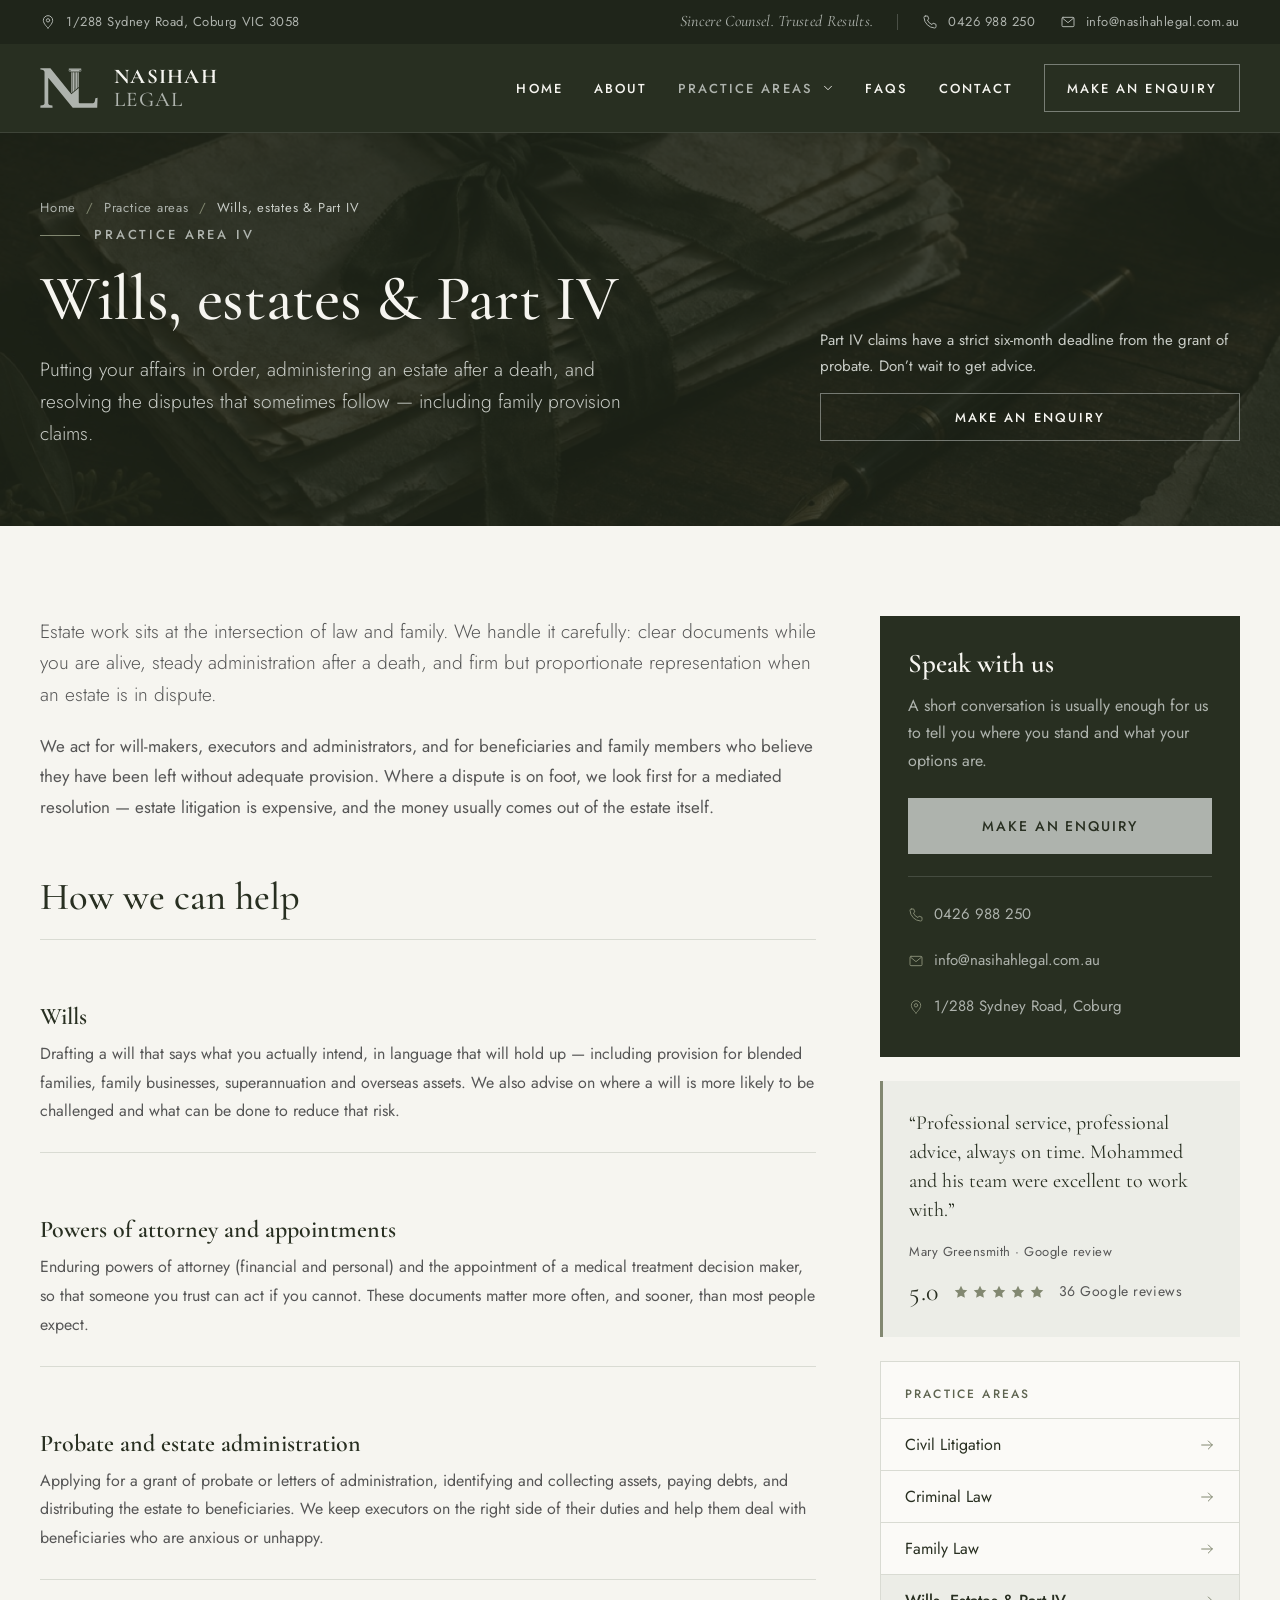
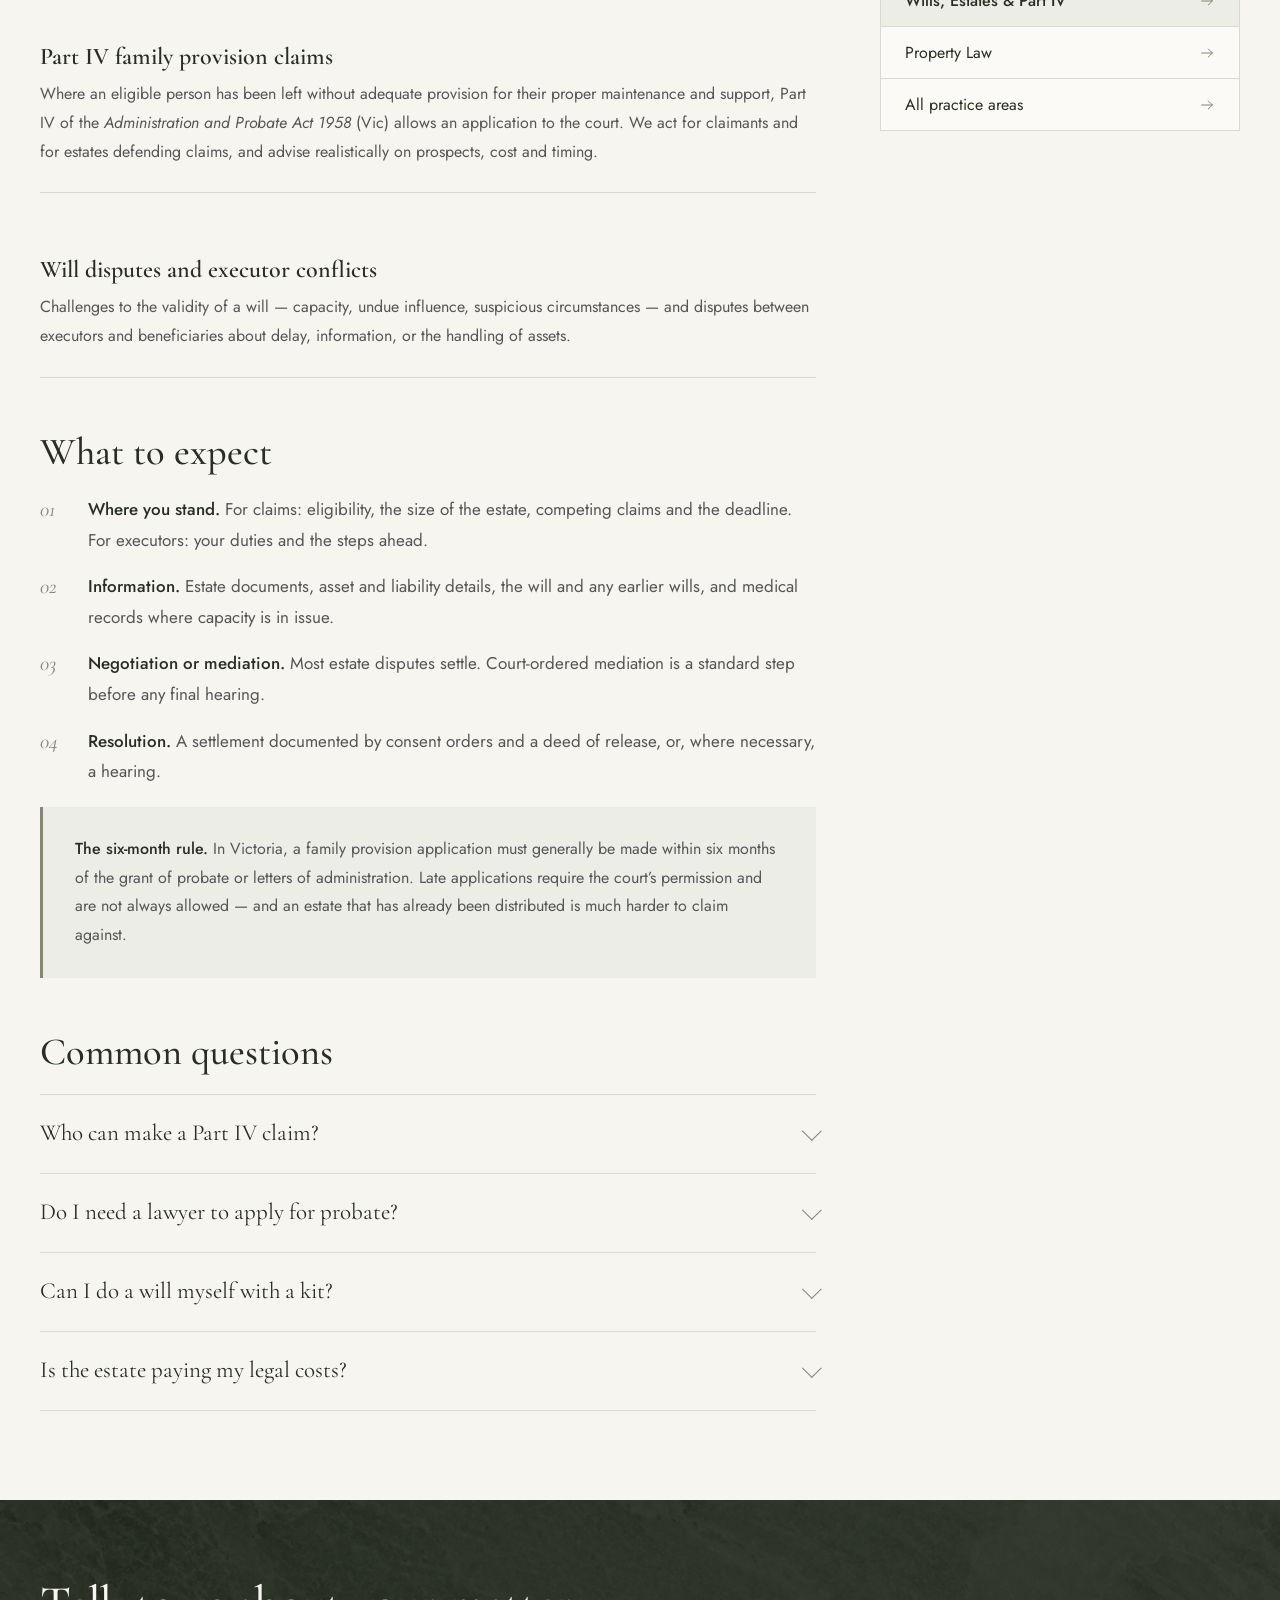
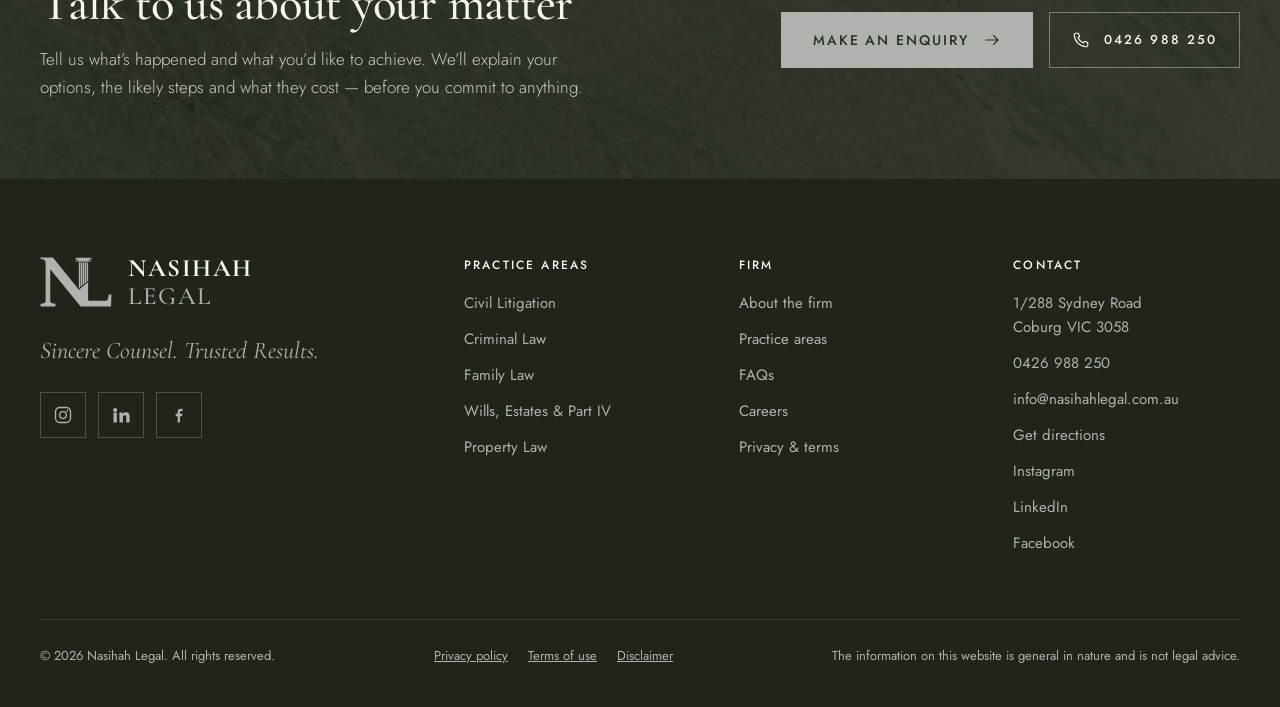
<file: wills-estates.html>
<!doctype html>
<html lang="en-AU">
<head>
<meta charset="utf-8">
<meta name="viewport" content="width=device-width, initial-scale=1">
<title>Wills, estates and Part IV claims | Nasihah Legal</title>
<meta name="description" content="Advice on wills and deceased estates, and representation in family provision (Part IV) claims in Victoria.">
<meta name="theme-color" content="#282F21">
<meta property="og:site_name" content="Nasihah Legal">
<meta property="og:title" content="Wills, estates and Part IV claims | Nasihah Legal">
<meta property="og:description" content="Advice on wills and deceased estates, and representation in family provision (Part IV) claims in Victoria.">
<meta property="og:type" content="website">
<meta property="og:image" content="https://nasihahlegal.com.au/assets/img/social-card.jpg">
<link rel="canonical" href="https://nasihahlegal.com.au/wills-estates.html">
<meta property="og:url" content="https://nasihahlegal.com.au/wills-estates.html">
<link rel="icon" href="favicon.svg" type="image/svg+xml">
<link rel="preconnect" href="https://fonts.googleapis.com">
<link rel="preconnect" href="https://fonts.gstatic.com" crossorigin>
<link rel="stylesheet" href="https://fonts.googleapis.com/css2?family=Amiri&family=Cormorant+Garamond:ital,wght@0,400;0,500;0,600;0,700;1,400;1,500&family=Jost:wght@300;400;500&display=swap">
<link rel="stylesheet" href="assets/css/site.css">

</head>
<body>
<a class="skip-link" href="#main">Skip to content</a>
<svg width="0" height="0" style="position:absolute" aria-hidden="true" focusable="false">
  <symbol id="nl-mark" viewBox="350 26 808 556">
    <path fill="currentColor" d="M355 30H495L787 390L890 305V503Q890 515 903 515H1088Q1106 513 1113 492L1121 448L1152 441L1147 578H806L465 160V521Q467 546 523 549L525 578H355L356 549Q411 546 413 521V82Q411 52 356 47Z"/>
    <rect fill="currentColor" x="749" y="32" width="178" height="17" rx="8.5"/>
    <circle cx="768" cy="60" r="14" fill="none" stroke="currentColor" stroke-width="8"/>
    <circle cx="908" cy="60" r="14" fill="none" stroke="currentColor" stroke-width="8"/>
    <circle fill="currentColor" cx="768" cy="60" r="4.5"/>
    <circle fill="currentColor" cx="908" cy="60" r="4.5"/>
    <rect fill="currentColor" x="778" y="46" width="120" height="24"/>
    <rect fill="currentColor" x="780" y="74" width="116" height="7"/>
    <path fill="currentColor" d="M786 85H802V363.6L786 376.8ZM808 85H824V345.5L808 358.7ZM830 85H846V327.3L830 341.5ZM852 85H868V309.2L852 322.4ZM874 85H890V291L874 304.2Z"/>
  </symbol>
  <symbol id="nl-column" viewBox="0 0 60 100">
    <rect fill="currentColor" x="4" y="3" width="52" height="6" rx="3"/>
    <circle cx="9.5" cy="11.5" r="4.4" fill="none" stroke="currentColor" stroke-width="2.4"/>
    <circle cx="50.5" cy="11.5" r="4.4" fill="none" stroke="currentColor" stroke-width="2.4"/>
    <circle fill="currentColor" cx="9.5" cy="11.5" r="1.3"/>
    <circle fill="currentColor" cx="50.5" cy="11.5" r="1.3"/>
    <rect fill="currentColor" x="14" y="8" width="32" height="7"/>
    <rect fill="currentColor" x="13" y="17" width="34" height="3"/>
    <path fill="currentColor" d="M15 22h4.2v61H15zM21.45 22h4.2v61h-4.2zM27.9 22h4.2v61h-4.2zM34.35 22h4.2v61h-4.2zM40.8 22H45v61h-4.2z"/>
    <rect fill="currentColor" x="12" y="85" width="36" height="3.4" rx="1"/>
    <rect fill="currentColor" x="9.5" y="90" width="41" height="3.4" rx="1"/>
    <rect fill="currentColor" x="7" y="95" width="46" height="3.4" rx="1"/>
  </symbol>
  <symbol id="nl-column-mini" viewBox="0 0 60 100">
    <rect fill="currentColor" x="4" y="3" width="52" height="8" rx="3"/>
    <rect fill="currentColor" x="13" y="16" width="34" height="68"/>
    <rect fill="currentColor" x="7" y="88" width="46" height="9" rx="1"/>
  </symbol>
  <symbol id="i-arrow" viewBox="0 0 24 24"><path d="M4 12h16M14 6l6 6-6 6" fill="none" stroke="currentColor" stroke-width="1.5" stroke-linecap="round" stroke-linejoin="round"/></symbol>
  <symbol id="i-external" viewBox="0 0 24 24"><path d="M7 17L17 7M8 7h9v9" fill="none" stroke="currentColor" stroke-width="1.5" stroke-linecap="round" stroke-linejoin="round"/></symbol>
  <symbol id="i-pin" viewBox="0 0 24 24"><g fill="none" stroke="currentColor" stroke-width="1.5" stroke-linecap="round" stroke-linejoin="round"><path d="M12 21s-7-6.2-7-11.5A7 7 0 0 1 19 9.5C19 14.8 12 21 12 21z"/><circle cx="12" cy="9.5" r="2.5"/></g></symbol>
  <symbol id="i-mail" viewBox="0 0 24 24"><g fill="none" stroke="currentColor" stroke-width="1.5" stroke-linecap="round" stroke-linejoin="round"><rect x="3" y="5" width="18" height="14" rx="1.5"/><path d="M3.5 6l8.5 7 8.5-7"/></g></symbol>
  <symbol id="i-phone" viewBox="0 0 24 24"><path d="M5 3h3.5l1.8 4.4-2.2 1.6a12 12 0 0 0 6.9 6.9l1.6-2.2L21 15.5V19a2 2 0 0 1-2.2 2A16.8 16.8 0 0 1 3 5.2 2 2 0 0 1 5 3z" fill="none" stroke="currentColor" stroke-width="1.5" stroke-linecap="round" stroke-linejoin="round"/></symbol>
  <symbol id="i-clock" viewBox="0 0 24 24"><g fill="none" stroke="currentColor" stroke-width="1.5" stroke-linecap="round" stroke-linejoin="round"><circle cx="12" cy="12" r="9"/><path d="M12 7v5.5l3.5 2"/></g></symbol>
  <symbol id="i-chevron" viewBox="0 0 24 24"><path d="M6 9l6 6 6-6" fill="none" stroke="currentColor" stroke-width="1.5" stroke-linecap="round" stroke-linejoin="round"/></symbol>
  <symbol id="i-instagram" viewBox="0 0 24 24"><g fill="none" stroke="currentColor" stroke-width="1.6"><rect x="3" y="3" width="18" height="18" rx="5"/><circle cx="12" cy="12" r="4"/><circle cx="17.2" cy="6.8" r="1.1" fill="currentColor" stroke="none"/></g></symbol>
  <symbol id="i-linkedin" viewBox="0 0 24 24"><path fill="currentColor" d="M4.98 3.5a2.5 2.5 0 1 1 0 5 2.5 2.5 0 0 1 0-5zM3 9h4v12H3zm7 0h3.8v1.7h.05c.53-.95 1.83-1.95 3.76-1.95 4.02 0 4.76 2.5 4.76 5.75V21h-4v-5.6c0-1.33-.02-3.05-1.9-3.05-1.9 0-2.2 1.45-2.2 2.95V21h-4z"/></symbol>
  <symbol id="i-facebook" viewBox="0 0 24 24"><path fill="currentColor" d="M13.2 21v-7.5h2.5l.45-3H13.2V8.6c0-.87.26-1.46 1.5-1.46H16.3V4.47A21 21 0 0 0 14.1 4.35c-2.2 0-3.7 1.34-3.7 3.8v2.35H8v3h2.4V21z"/></symbol>
  <symbol id="i-star" viewBox="0 0 24 24"><path fill="currentColor" d="M12 2.6l2.9 5.9 6.5.9-4.7 4.6 1.1 6.5-5.8-3-5.8 3 1.1-6.5L2.6 9.4l6.5-.9z"/></symbol>
</svg>
<div class="topbar">
  <div class="wrap">
    <div class="topbar__item"><svg aria-hidden="true"><use href="#i-pin"/></svg><span>1/288 Sydney Road, Coburg VIC 3058</span></div>
    <div class="topbar__right">
      <span class="topbar__slogan">Sincere Counsel. Trusted Results.</span>
      <span class="topbar__rule" aria-hidden="true"></span>
      <a class="topbar__item" href="tel:+61426988250"><svg aria-hidden="true"><use href="#i-phone"/></svg><span>0426 988 250</span></a>
      <a class="topbar__item" href="mailto:info@nasihahlegal.com.au"><svg aria-hidden="true"><use href="#i-mail"/></svg><span>info@nasihahlegal.com.au</span></a>
    </div>
  </div>
</div>
<header class="site-header">
  <div class="wrap">
    <a class="brand" href="index.html" aria-label="Nasihah Legal — home">
      <svg class="brand__mark" aria-hidden="true"><use href="#nl-mark"/></svg>
      <span class="brand__word"><b>NASIHAH</b><span>LEGAL</span></span>
    </a>
    <button class="menu-toggle" type="button" aria-expanded="false" aria-controls="site-nav" aria-label="Open menu">
      <svg class="icon-open" viewBox="0 0 24 24" aria-hidden="true"><path d="M4 7h16M4 12h16M9 17h11" fill="none" stroke="currentColor" stroke-width="1.5" stroke-linecap="round"/></svg>
      <svg class="icon-close" viewBox="0 0 24 24" aria-hidden="true"><path d="M6 6l12 12M18 6L6 18" fill="none" stroke="currentColor" stroke-width="1.5" stroke-linecap="round"/></svg>
    </button>
    <nav class="nav" id="site-nav" aria-label="Main">
      <a class="nav__link" href="index.html">Home</a>
      <a class="nav__link" href="about.html">About</a>
      <div class="nav__group">
        <button class="nav__trigger" type="button" aria-expanded="false" aria-controls="practice-menu">
          <span style="color:var(--mist)">Practice Areas</span>
          <svg aria-hidden="true"><use href="#i-chevron"/></svg>
        </button>
        <div class="nav__menu" id="practice-menu" hidden>
          <p class="nav__menu-head">Areas of law</p>
        <a href="civil-litigation.html"><svg aria-hidden="true"><use href="#nl-column-mini"/></svg>Civil Litigation</a>
        <a href="criminal-law.html"><svg aria-hidden="true"><use href="#nl-column-mini"/></svg>Criminal Law</a>
        <a href="family-law.html"><svg aria-hidden="true"><use href="#nl-column-mini"/></svg>Family Law</a>
        <a href="wills-estates.html" aria-current="page"><svg aria-hidden="true"><use href="#nl-column-mini"/></svg>Wills, Estates &amp; Part IV</a>
        <a href="property-law.html"><svg aria-hidden="true"><use href="#nl-column-mini"/></svg>Property Law</a>
          <a href="practice-areas.html"><svg aria-hidden="true"><use href="#i-arrow"/></svg>All practice areas</a>
        </div>
      </div>
      <a class="nav__link" href="faqs.html">FAQs</a>
      <a class="nav__link" href="contact.html">Contact</a>
      <a class="btn btn--ghost" href="contact.html#enquiry">Make an enquiry</a>
    </nav>
  </div>
</header>
<main id="main">
<section class="page-hero">
  <img class="page-hero__bg" src="assets/img/wills-documents.jpg" alt="" aria-hidden="true">
  <div class="page-hero__scrim" aria-hidden="true"></div>
  <div class="wrap">
    <div class="page-hero__grid">
      <div>
        <nav aria-label="Breadcrumb">
          <ol class="breadcrumbs">
            <li><a href="index.html">Home</a></li>
            <li><a href="practice-areas.html">Practice areas</a></li>
            <li><span aria-current="page">Wills, estates &amp; Part IV</span></li>
          </ol>
        </nav>
        <p class="eyebrow eyebrow--light" style="margin-top:8px">Practice area IV</p>
        <h1 class="display">Wills, estates &amp; Part IV</h1>
        <p class="page-hero__lead lede">Putting your affairs in order, administering an estate after a death, and resolving the disputes that sometimes follow — including family provision claims.</p>
      </div>
      <div class="page-hero__aside">
        <p style="color:var(--mist-2)">Part IV claims have a strict six-month deadline from the grant of probate. Don’t wait to get advice.</p>
        <a class="btn btn--ghost" href="contact.html#enquiry">Make an enquiry</a>
      </div>
    </div>
  </div>
</section>

<section class="section">
  <div class="wrap">
    <div class="layout">
      <div class="prose">
        <p class="lede">Estate work sits at the intersection of law and family. We handle it carefully: clear documents while you are alive, steady administration after a death, and firm but proportionate representation when an estate is in dispute.</p>
        <p>We act for will-makers, executors and administrators, and for beneficiaries and family members who believe they have been left without adequate provision. Where a dispute is on foot, we look first for a mediated resolution — estate litigation is expensive, and the money usually comes out of the estate itself.</p>

        <h2>How we can help</h2>
        <div class="service-list">
          <div class="service-list__item">
            <h3>Wills</h3>
            <p>Drafting a will that says what you actually intend, in language that will hold up — including provision for blended families, family businesses, superannuation and overseas assets. We also advise on where a will is more likely to be challenged and what can be done to reduce that risk.</p>
          </div>
          <div class="service-list__item">
            <h3>Powers of attorney and appointments</h3>
            <p>Enduring powers of attorney (financial and personal) and the appointment of a medical treatment decision maker, so that someone you trust can act if you cannot. These documents matter more often, and sooner, than most people expect.</p>
          </div>
          <div class="service-list__item">
            <h3>Probate and estate administration</h3>
            <p>Applying for a grant of probate or letters of administration, identifying and collecting assets, paying debts, and distributing the estate to beneficiaries. We keep executors on the right side of their duties and help them deal with beneficiaries who are anxious or unhappy.</p>
          </div>
          <div class="service-list__item">
            <h3>Part IV family provision claims</h3>
            <p>Where an eligible person has been left without adequate provision for their proper maintenance and support, Part IV of the <em>Administration and Probate Act 1958</em> (Vic) allows an application to the court. We act for claimants and for estates defending claims, and advise realistically on prospects, cost and timing.</p>
          </div>
          <div class="service-list__item">
            <h3>Will disputes and executor conflicts</h3>
            <p>Challenges to the validity of a will — capacity, undue influence, suspicious circumstances — and disputes between executors and beneficiaries about delay, information, or the handling of assets.</p>
          </div>
        </div>

        <h2>What to expect</h2>
        <ol>
          <li><strong>Where you stand.</strong> For claims: eligibility, the size of the estate, competing claims and the deadline. For executors: your duties and the steps ahead.</li>
          <li><strong>Information.</strong> Estate documents, asset and liability details, the will and any earlier wills, and medical records where capacity is in issue.</li>
          <li><strong>Negotiation or mediation.</strong> Most estate disputes settle. Court-ordered mediation is a standard step before any final hearing.</li>
          <li><strong>Resolution.</strong> A settlement documented by consent orders and a deed of release, or, where necessary, a hearing.</li>
        </ol>

        <div class="callout">
          <strong>The six-month rule.</strong> In Victoria, a family provision application must generally be made within six months of the grant of probate or letters of administration. Late applications require the court’s permission and are not always allowed — and an estate that has already been distributed is much harder to claim against.
        </div>

        <h2>Common questions</h2>
        <div class="faq">
          <details>
            <summary>Who can make a Part IV claim?</summary>
            <div class="faq__body">
              <p>Only eligible people — broadly, spouses and domestic partners, children (including adult children, stepchildren and, in some circumstances, those treated as children of the deceased), certain former partners, registered caring partners and some dependants. Eligibility is only the threshold; the court then asks whether the will made adequate provision for your proper maintenance and support.</p>
            </div>
          </details>
          <details>
            <summary>Do I need a lawyer to apply for probate?</summary>
            <div class="faq__body">
              <p>Not always. Simple estates with a clear will and cooperative beneficiaries can be handled directly. Legal help is worth it where the estate has property, a business, overseas assets, debts, missing beneficiaries, or any hint of a dispute.</p>
            </div>
          </details>
          <details>
            <summary>Can I do a will myself with a kit?</summary>
            <div class="faq__body">
              <p>You can, and many people do — but homemade wills are the ones we most often see litigated. Small errors in signing, witnessing or wording can invalidate a gift, or the whole will, and the cost of fixing that after death dwarfs the cost of doing it properly now.</p>
            </div>
          </details>
          <details>
            <summary>Is the estate paying my legal costs?</summary>
            <div class="faq__body">
              <p>Not automatically. Courts no longer assume that estate litigation costs come out of the estate — unsuccessful claimants can be ordered to pay costs. We tell you that clearly before you start, so the decision to claim or defend is made with the risk in view.</p>
            </div>
          </details>
        </div>
      </div>

      <aside class="sidebar">
        <div class="side-card">
        <h2>Speak with us</h2>
        <p>A short conversation is usually enough for us to tell you where you stand and what your options are.</p>
        <a class="btn btn--light btn--block" href="contact.html?area=Wills%2C%20estates%20%26%20Part%20IV#enquiry">Make an enquiry</a>
        <div class="side-card__contact">
          <a href="tel:+61426988250"><svg aria-hidden="true"><use href="#i-phone"/></svg>0426 988 250</a>
          <a href="mailto:info@nasihahlegal.com.au"><svg aria-hidden="true"><use href="#i-mail"/></svg>info@nasihahlegal.com.au</a>
          <a href="https://www.google.com/maps/search/?api=1&amp;query=1%2F288+Sydney+Road+Coburg+VIC+3058" target="_blank" rel="noopener"><svg aria-hidden="true"><use href="#i-pin"/></svg>1/288 Sydney Road, Coburg</a>
        </div>
      </div>
        <figure class="side-quote">
          <blockquote>&ldquo;Professional service, professional advice, always on time. Mohammed and his team were excellent to work with.&rdquo;</blockquote>
          <figcaption>Mary Greensmith · Google review</figcaption>
          <a class="rating" href="https://www.google.com/maps/search/?api=1&amp;query=Nasihah+Legal+Coburg+VIC" target="_blank" rel="noopener"><span class="rating__score">5.0</span><span class="rating__stars" aria-hidden="true"><svg><use href="#i-star"/></svg><svg><use href="#i-star"/></svg><svg><use href="#i-star"/></svg><svg><use href="#i-star"/></svg><svg><use href="#i-star"/></svg></span><span>36 Google reviews</span></a>
        </figure>
        <nav class="side-nav" aria-label="Practice areas">
        <h3>Practice areas</h3>
        <a href="civil-litigation.html">Civil Litigation<svg aria-hidden="true"><use href="#i-arrow"/></svg></a>
        <a href="criminal-law.html">Criminal Law<svg aria-hidden="true"><use href="#i-arrow"/></svg></a>
        <a href="family-law.html">Family Law<svg aria-hidden="true"><use href="#i-arrow"/></svg></a>
        <a href="wills-estates.html" aria-current="page">Wills, Estates &amp; Part IV<svg aria-hidden="true"><use href="#i-arrow"/></svg></a>
        <a href="property-law.html">Property Law<svg aria-hidden="true"><use href="#i-arrow"/></svg></a>
        <a href="practice-areas.html">All practice areas<svg aria-hidden="true"><use href="#i-arrow"/></svg></a>
      </nav>
      </aside>
    </div>
  </div>
</section>

<section class="cta-band">
  <img class="cta-band__bg" src="assets/img/stone-texture.jpg" alt="" aria-hidden="true" loading="lazy">
  <div class="cta-band__scrim" aria-hidden="true"></div>
  <div class="wrap">
    <div>
      <h2 class="display display--light">Talk to us about your matter</h2>
      <p>Tell us what’s happened and what you’d like to achieve. We’ll explain your options, the likely steps and what they cost — before you commit to anything.</p>
    </div>
    <div class="cta-band__actions">
      <a class="btn btn--light" href="contact.html#enquiry">Make an enquiry <svg class="arrow" aria-hidden="true"><use href="#i-arrow"/></svg></a>
      <a class="btn btn--ghost" href="tel:+61426988250"><svg class="arrow" aria-hidden="true"><use href="#i-phone"/></svg> 0426 988 250</a>
    </div>
  </div>
</section>

</main>
<footer class="site-footer">
  <div class="wrap">
    <div class="footer__top">
      <div class="footer__brand">
        <a class="brand" href="index.html" aria-label="Nasihah Legal — home">
          <svg class="brand__mark" aria-hidden="true"><use href="#nl-mark"/></svg>
          <span class="brand__word"><b>NASIHAH</b><span>LEGAL</span></span>
        </a>
        <p class="footer__slogan">Sincere Counsel. Trusted Results.</p>
        <div class="socials">
          <a href="https://www.instagram.com/nasihahlegal/" target="_blank" rel="noopener" aria-label="Nasihah Legal on Instagram"><svg aria-hidden="true"><use href="#i-instagram"/></svg></a>
          <a href="https://www.linkedin.com/company/nasihah-legal/" target="_blank" rel="noopener" aria-label="Nasihah Legal on LinkedIn"><svg aria-hidden="true"><use href="#i-linkedin"/></svg></a>
          <a href="https://www.facebook.com/people/Nasihah-Legal/61577443514983/" target="_blank" rel="noopener" aria-label="Nasihah Legal on Facebook"><svg aria-hidden="true"><use href="#i-facebook"/></svg></a>
        </div>
      </div>
      <div class="footer__cols">
        <div class="footer__col">
          <h2>Practice areas</h2>
          <a href="civil-litigation.html">Civil Litigation</a>
          <a href="criminal-law.html">Criminal Law</a>
          <a href="family-law.html">Family Law</a>
          <a href="wills-estates.html">Wills, Estates &amp; Part IV</a>
          <a href="property-law.html">Property Law</a>
        </div>
        <div class="footer__col">
          <h2>Firm</h2>
          <a href="about.html">About the firm</a>
          <a href="practice-areas.html">Practice areas</a>
          <a href="faqs.html">FAQs</a>
          <a href="careers.html">Careers</a>
          <a href="privacy-terms.html">Privacy &amp; terms</a>
        </div>
        <div class="footer__col">
          <h2>Contact</h2>
          <span>1/288 Sydney Road<br>Coburg VIC 3058</span>
          <a href="tel:+61426988250">0426 988 250</a>
          <a href="mailto:info@nasihahlegal.com.au">info@nasihahlegal.com.au</a>
          <a href="https://www.google.com/maps/search/?api=1&amp;query=1%2F288+Sydney+Road+Coburg+VIC+3058" target="_blank" rel="noopener">Get directions</a>
          <a href="https://www.instagram.com/nasihahlegal/" target="_blank" rel="noopener">Instagram</a>
          <a href="https://www.linkedin.com/company/nasihah-legal/" target="_blank" rel="noopener">LinkedIn</a>
          <a href="https://www.facebook.com/people/Nasihah-Legal/61577443514983/" target="_blank" rel="noopener">Facebook</a>
        </div>
      </div>
    </div>
    <div class="footer__bottom">
      <span>&copy; <span data-year>2026</span> Nasihah Legal. All rights reserved.</span>
      <nav aria-label="Legal">
        <a href="privacy-terms.html">Privacy policy</a>
        <a href="privacy-terms.html#terms">Terms of use</a>
        <a href="privacy-terms.html#disclaimer">Disclaimer</a>
      </nav>
      <span>The information on this website is general in nature and is not legal advice.</span>
    </div>
  </div>
</footer>
<script src="assets/js/site.js" defer></script>
</body>
</html>
</file>
<file: assets/css/site.css>
/* ==========================================================================
   Nasihah Legal — site stylesheet
   Brand: forest #282F21 · sage #828871 · mist #AEB3AD · charcoal #565656
   ========================================================================== */

:root{
  --forest:#282F21; --forest-deep:#1F251A; --forest-soft:#2E3626;
  --sage:#828871; --sage-ink:#5E6450;
  --mist:#AEB3AD; --mist-2:#C9CDC7;
  --charcoal:#565656;
  --ivory:#F6F5F0; --stone:#ECEDE7; --paper:#FBFAF7;
  --line:#D9DBD3; --line-2:#C9CCC2;
  --serif:'Cormorant Garamond', Georgia, 'Times New Roman', serif;
  --sans:'Jost', system-ui, -apple-system, 'Segoe UI', sans-serif;
  --wrap:1200px;
  --header-h:88px;
}

*,*::before,*::after{box-sizing:border-box}
html{scroll-behavior:smooth}
@media (prefers-reduced-motion:reduce){html{scroll-behavior:auto}*{animation:none !important;transition:none !important}}
body{margin:0;background:var(--ivory);color:var(--charcoal);font-family:var(--sans);font-size:17px;line-height:1.7;-webkit-font-smoothing:antialiased}
img,svg,iframe{display:block;max-width:100%}
img{height:auto}
a{color:var(--forest)}
a:hover{color:var(--sage-ink)}
:focus-visible{outline:2px solid var(--sage);outline-offset:3px}
h1,h2,h3,h4,p,ul,ol,figure,blockquote{margin:0}
ul,ol{padding:0;list-style:none}
.wrap{width:100%;max-width:calc(var(--wrap) + 48px);margin:0 auto;padding:0 24px}
.wrap--narrow{max-width:calc(880px + 48px)}
.sr-only{position:absolute;width:1px;height:1px;padding:0;margin:-1px;overflow:hidden;clip:rect(0,0,0,0);white-space:nowrap;border:0}
.skip-link{position:absolute;left:-9999px;top:0;z-index:100;padding:12px 20px;background:var(--ivory);color:var(--forest)}
.skip-link:focus{left:12px;top:12px}
[hidden]{display:none !important}

/* --------------------------------------------------------- shared pieces */
.eyebrow{display:flex;align-items:center;gap:14px;font-size:13px;font-weight:500;letter-spacing:.22em;text-transform:uppercase;color:var(--sage-ink);line-height:1.3}
.eyebrow::before{content:"";width:40px;height:1px;background:var(--sage);flex-shrink:0}
.eyebrow--light{color:var(--mist)}
.eyebrow--center{justify-content:center}
.eyebrow--center::after{content:"";width:40px;height:1px;background:var(--sage);flex-shrink:0}
.display{font-family:var(--serif);font-weight:500;color:var(--forest);line-height:1.1;letter-spacing:-.005em}
.display--light{color:var(--ivory)}
h1.display{font-size:clamp(40px,5vw,68px)}
h2.display{font-size:clamp(32px,3.8vw,52px)}
h3.display{font-size:clamp(24px,2.4vw,32px)}
.lede{font-size:clamp(18px,1.5vw,21px);line-height:1.65;font-weight:300}
.muted{color:var(--charcoal)}
.arrow{width:18px;height:18px;flex-shrink:0}
.btn{display:inline-flex;align-items:center;justify-content:center;gap:14px;min-height:56px;padding:0 32px;border:0;border-radius:0;font:500 14px/1 var(--sans);letter-spacing:.14em;text-transform:uppercase;text-decoration:none;cursor:pointer;transition:background .2s ease,color .2s ease,border-color .2s ease}
.btn--light{background:var(--mist);color:var(--forest)}
.btn--light:hover{background:#C6CAC4;color:var(--forest)}
.btn--dark{background:var(--forest);color:var(--ivory)}
.btn--dark:hover{background:#3A4330;color:var(--ivory)}
.btn--outline{background:transparent;color:var(--forest);border:1px solid var(--forest)}
.btn--outline:hover{background:var(--forest);color:var(--ivory)}
.btn--ghost{background:transparent;color:var(--ivory);border:1px solid rgba(174,179,173,.6);min-height:48px;padding:0 22px;font-size:13px;letter-spacing:.16em}
.btn--ghost:hover{background:rgba(174,179,173,.14);color:var(--ivory)}
.btn--block{width:100%}
.btn[disabled]{opacity:.6;cursor:progress}
.text-link{display:inline-flex;align-items:center;gap:10px;min-height:44px;font-weight:500;font-size:15px;text-decoration:underline;text-underline-offset:6px;text-decoration-color:var(--sage)}
.text-link--light{color:var(--ivory);text-decoration-color:rgba(174,179,173,.55)}
.text-link--light:hover{color:var(--mist)}
.rule{height:1px;background:var(--line);border:0;margin:0}

/* sections */
.section{padding:clamp(64px,7vw,112px) 0}
.section--tight{padding:clamp(48px,5vw,80px) 0}
.section--stone{background:var(--stone)}
.section--paper{background:var(--paper)}
.section--forest{background:var(--forest);color:var(--mist)}
.section--forest .display{color:var(--ivory)}
.section-head{display:grid;grid-template-columns:minmax(0,1fr) minmax(0,420px);justify-content:space-between;align-items:end;gap:24px 72px}
.section-head h2{margin-top:20px}
.section-head__aside{display:flex;flex-direction:column;gap:16px;padding-bottom:6px}
.section-head--center{grid-template-columns:minmax(0,760px);justify-content:center;text-align:center}
.section-head--center .eyebrow{justify-content:center}
.section-head--center .eyebrow::after{content:"";width:40px;height:1px;background:var(--sage);flex-shrink:0}

/* --------------------------------------------------------------- top bar */
.topbar{background:var(--forest-deep);color:var(--mist);font-size:13px;letter-spacing:.04em}
.topbar .wrap{display:flex;align-items:center;justify-content:space-between;min-height:44px;gap:24px}
.topbar__item{display:flex;align-items:center;gap:10px}
.topbar__right{display:flex;align-items:center;gap:24px}
.topbar__slogan{font-family:var(--serif);font-style:italic;font-size:16px;letter-spacing:.02em}
.topbar__rule{width:1px;height:16px;background:rgba(174,179,173,.3)}
.topbar a{color:var(--mist);text-decoration:none;min-height:44px}
.topbar a:hover{color:var(--ivory)}
.topbar svg{width:16px;height:16px}

/* ---------------------------------------------------------------- header */
.site-header{position:sticky;top:0;z-index:60;background:var(--forest);border-bottom:1px solid rgba(174,179,173,.16)}
.site-header .wrap{display:flex;align-items:center;justify-content:space-between;height:var(--header-h);gap:24px}
.brand{display:flex;align-items:center;gap:16px;text-decoration:none;flex-shrink:0}
.brand__mark{color:var(--mist);width:58px;height:40px}
.brand__word{display:flex;flex-direction:column;gap:2px;font-family:var(--serif);font-size:21px;line-height:1;letter-spacing:.06em}
.brand__word b{font-weight:700;color:var(--ivory)}
.brand__word span{font-weight:500;color:var(--mist)}
.nav{display:flex;align-items:center;gap:clamp(18px,2.4vw,36px)}
.nav__link,.nav__trigger{display:flex;align-items:center;gap:8px;min-height:44px;padding:0;border:0;background:none;color:var(--ivory);font:500 13px/1 var(--sans);letter-spacing:.16em;text-transform:uppercase;text-decoration:none;cursor:pointer}
.nav__link:hover,.nav__trigger:hover{color:var(--mist)}
.nav__link[aria-current="page"]{color:var(--mist);text-decoration:underline;text-underline-offset:8px;text-decoration-color:var(--sage)}
.nav__trigger svg{width:14px;height:14px;transition:transform .2s ease}
.nav__trigger[aria-expanded="true"] svg{transform:rotate(180deg)}
.nav__group{position:relative}
.nav__menu{position:absolute;left:-24px;top:calc(100% + 18px);min-width:320px;padding:12px;background:var(--forest-soft);border:1px solid rgba(174,179,173,.22);box-shadow:0 24px 48px rgba(20,24,16,.35);display:flex;flex-direction:column}
.nav__menu a{display:flex;align-items:center;gap:12px;min-height:48px;padding:0 14px;color:var(--ivory);font-size:15px;text-decoration:none}
.nav__menu a:hover{background:rgba(174,179,173,.1);color:var(--mist)}
.nav__menu a svg{width:9px;height:15px;color:var(--sage);flex-shrink:0}
.nav__menu-head{padding:10px 14px 6px;font-size:12px;font-weight:500;letter-spacing:.18em;text-transform:uppercase;color:var(--mist)}
.menu-toggle{display:none;width:48px;height:48px;margin-right:-10px;border:0;background:transparent;color:var(--ivory);cursor:pointer;align-items:center;justify-content:center}
.menu-toggle svg{width:26px;height:26px}
.menu-toggle .icon-close{display:none}
.menu-toggle[aria-expanded="true"] .icon-open{display:none}
.menu-toggle[aria-expanded="true"] .icon-close{display:block}

/* ------------------------------------------------------------------ hero */
.hero{position:relative;background:var(--forest);color:var(--ivory);overflow:hidden}
.hero__bg{position:absolute;inset:0;width:100%;height:100%;object-fit:cover}
.hero__scrim{position:absolute;inset:0;background:rgba(31,37,26,.82)}
.hero .wrap{position:relative}
.hero__main{display:grid;grid-template-columns:minmax(0,720px);gap:32px;padding:clamp(72px,9vw,128px) 0 clamp(56px,6vw,88px)}
.hero h1{font-family:var(--serif);font-weight:500;font-size:clamp(46px,6.4vw,92px);line-height:1;letter-spacing:-.01em;color:var(--ivory)}
.hero h1 em{display:block;font-style:italic;color:var(--mist)}
.hero__lead{max-width:560px;font-size:clamp(17px,1.4vw,19px);font-weight:300;color:var(--mist-2)}
.hero__ctas{display:flex;align-items:center;flex-wrap:wrap;gap:16px 28px;margin-top:8px}
.frieze{display:flex;align-items:center;justify-content:space-between;gap:12px;min-height:72px;border-top:1px solid rgba(174,179,173,.22);font-size:12px;font-weight:500;letter-spacing:.16em;text-transform:uppercase;color:var(--mist)}
.frieze a{color:var(--mist);text-decoration:none}
.frieze a:hover{color:var(--ivory)}
.frieze svg{width:9px;height:15px;color:var(--sage);flex-shrink:0}

/* page hero (interior pages) */
.page-hero{position:relative;background:var(--forest);color:var(--mist);overflow:hidden}
.page-hero__bg{position:absolute;inset:0;width:100%;height:100%;object-fit:cover}
.page-hero__scrim{position:absolute;inset:0;background:rgba(31,37,26,.84)}
.page-hero .wrap{position:relative;padding-top:clamp(40px,5vw,64px);padding-bottom:clamp(48px,6vw,80px)}
.page-hero__grid{display:grid;grid-template-columns:minmax(0,1fr) minmax(0,420px);gap:32px 72px;align-items:end}
.page-hero h1{margin-top:20px;color:var(--ivory)}
.page-hero__lead{margin-top:20px;max-width:620px;color:var(--mist-2);font-weight:300}
.page-hero__aside{display:flex;flex-direction:column;gap:14px;padding-bottom:8px;font-size:15px;line-height:1.7}
.breadcrumbs{display:flex;flex-wrap:wrap;align-items:center;gap:10px;font-size:13px;letter-spacing:.06em;color:var(--mist)}
.breadcrumbs a{color:var(--mist);text-decoration:none}
.breadcrumbs a:hover{color:var(--ivory);text-decoration:underline}
.breadcrumbs li{display:flex;align-items:center;gap:10px}
.breadcrumbs li+li::before{content:"/";color:var(--sage)}
.breadcrumbs [aria-current="page"]{color:var(--mist-2)}

/* image strip */
.strip{position:relative;height:clamp(220px,28vw,380px);background:var(--forest-soft)}
.strip img{width:100%;height:100%;object-fit:cover}

/* ------------------------------------------------------------- media row */
.media-row{display:grid;grid-template-columns:minmax(0,1fr) minmax(0,1fr);gap:clamp(32px,5vw,72px);align-items:center}
.media-row--reverse .media-row__media{order:2}
.media-row__media{position:relative}
.media-row__media img{width:100%;aspect-ratio:4/3;object-fit:cover}
.media-row__body{display:flex;flex-direction:column;gap:20px}
.media-row__body h2{margin-bottom:4px}
.frame-mark{position:absolute;right:-1px;bottom:-1px;display:flex;align-items:center;justify-content:center;width:112px;height:112px;background:var(--forest);color:var(--mist)}
.frame-mark svg{width:56px;height:38px}

/* ----------------------------------------------------------------- cards */
.grid{display:grid;gap:24px}
.grid--3{grid-template-columns:repeat(3,minmax(0,1fr))}
.grid--2{grid-template-columns:repeat(2,minmax(0,1fr))}
.grid--4{grid-template-columns:repeat(4,minmax(0,1fr))}
.area-card{position:relative;display:flex;flex-direction:column;background:var(--paper);border:1px solid var(--line);text-decoration:none;color:inherit;transition:border-color .2s ease,transform .2s ease}
.area-card:hover{border-color:var(--sage);transform:translateY(-2px);color:inherit}
.area-card__img{position:relative;overflow:hidden}
.area-card__img img{width:100%;aspect-ratio:4/3;object-fit:cover;transition:transform .6s ease}
.area-card:hover .area-card__img img{transform:scale(1.03)}
.area-card__num{position:absolute;left:0;bottom:0;display:flex;align-items:center;justify-content:center;width:52px;height:52px;background:var(--forest);color:var(--mist);font-family:var(--serif);font-style:italic;font-size:22px;line-height:1}
.area-card__body{display:flex;flex-direction:column;flex:1;padding:28px 28px 32px}
.area-card h3{font-family:var(--serif);font-weight:600;font-size:27px;line-height:1.15;color:var(--forest)}
.area-card p{margin-top:10px;font-size:16px}
.area-card ul{margin-top:18px;display:flex;flex-direction:column;gap:8px;font-size:15px;color:var(--forest)}
.area-card li{display:flex;gap:12px}
.area-card li::before{content:"";flex-shrink:0;width:10px;height:1px;margin-top:12px;background:var(--sage)}
.area-card__more{margin-top:auto;padding-top:22px;display:inline-flex;align-items:center;gap:10px;font-size:13px;font-weight:500;letter-spacing:.16em;text-transform:uppercase;color:var(--forest)}
.area-card__more svg{width:16px;height:16px}
.area-card:hover .area-card__more{color:var(--sage-ink)}

/* pillars / portico */
.portico{display:flex;flex-direction:column;align-items:center}
.portico__entablature{width:100%;height:5px;border-top:1px solid var(--forest);border-bottom:1px solid var(--line-2)}
.pillars{width:100%;display:grid;grid-template-columns:repeat(3,minmax(0,1fr))}
.pillar{padding:44px 40px 48px;color:var(--sage)}
.pillar:first-child{padding-left:0}
.pillar:last-child{padding-right:0}
.pillar+.pillar{border-left:1px solid var(--line)}
.pillar svg{width:28px;height:47px}
.pillar h3{margin-top:24px;font-family:var(--serif);font-weight:600;font-size:27px;line-height:1.2;color:var(--forest)}
.pillar p{margin-top:10px;font-size:16px;color:var(--charcoal)}
.stylobate{width:95%;height:3px;background:var(--forest);opacity:.75}
.stylobate+.stylobate{margin-top:5px}
.stylobate--2{width:97.5%;opacity:.45}
.stylobate--3{width:100%;opacity:.22}

/* steps */
.steps{display:grid;grid-template-columns:repeat(4,minmax(0,1fr));gap:40px}
.steps li{display:flex;flex-direction:column}
.steps__num{display:flex;align-items:center;gap:18px;font-family:var(--serif);font-style:italic;font-weight:500;font-size:42px;line-height:1;color:var(--sage)}
.steps__num::after{content:"";flex:1;height:1px;background:var(--line-2)}
.section--forest .steps__num::after{background:rgba(174,179,173,.3)}
.steps h3{margin-top:20px;font-family:var(--serif);font-weight:600;font-size:26px;line-height:1.2;color:var(--forest)}
.section--forest .steps h3{color:var(--ivory)}
.steps p{margin-top:10px;font-size:16px}

/* team */
.team-card{display:flex;flex-direction:column;background:var(--paper);border:1px solid var(--line);padding:32px 28px 36px}
.team-card__avatar{width:84px;height:84px;display:flex;align-items:center;justify-content:center;background:var(--forest);color:var(--mist)}
.team-card__avatar svg{width:44px;height:30px}
.team-card h3{margin-top:22px;font-family:var(--serif);font-weight:600;font-size:26px;line-height:1.2;color:var(--forest)}
.team-card__role{margin-top:4px;font-size:13px;font-weight:500;letter-spacing:.16em;text-transform:uppercase;color:var(--sage-ink)}
.team-card p{margin-top:14px;font-size:16px}
.team-card__meta{margin-top:18px;padding-top:16px;border-top:1px solid var(--line);display:flex;flex-direction:column;gap:6px;font-size:15px}
.chips{display:flex;flex-wrap:wrap;gap:10px}
.chip{display:inline-flex;align-items:center;min-height:38px;padding:0 16px;border:1px solid var(--line-2);background:var(--paper);font-size:14px;letter-spacing:.04em;color:var(--forest)}
.chip--light{border-color:rgba(174,179,173,.4);background:transparent;color:var(--mist)}

/* testimonials */
.quotes{display:grid;grid-template-columns:repeat(3,minmax(0,1fr));gap:24px}
.quote{display:flex;flex-direction:column;padding:36px 32px;background:var(--paper);border:1px solid var(--line)}
.section--forest .quote{background:rgba(246,245,240,.04);border-color:rgba(174,179,173,.22)}
.quote__mark{font-family:var(--serif);font-size:56px;line-height:.6;color:var(--sage)}
.quote blockquote{margin-top:18px;font-family:var(--serif);font-size:23px;line-height:1.45;color:var(--forest)}
.section--forest .quote blockquote{color:var(--ivory)}
.quote figcaption{margin-top:auto;padding-top:24px;font-size:14px;letter-spacing:.04em;color:var(--charcoal)}
.section--forest .quote figcaption{color:var(--mist)}
/* reviews carousel */
.reviews{margin-top:48px}
.reviews__track{display:flex;gap:24px;overflow-x:auto;scroll-snap-type:x mandatory;scroll-behavior:smooth;scrollbar-width:none;-ms-overflow-style:none;padding-bottom:4px}
.reviews__track::-webkit-scrollbar{display:none}
.reviews__track:focus-visible{outline:2px solid var(--sage);outline-offset:6px}
.reviews__track>.quote{flex:0 0 calc((100% - 48px) / 3);scroll-snap-align:start}
.reviews__nav{display:flex;align-items:center;gap:12px;margin-top:28px}
.reviews__btn{width:48px;height:48px;display:flex;align-items:center;justify-content:center;border:1px solid var(--line-2);background:transparent;color:var(--forest);cursor:pointer;transition:background .2s ease,border-color .2s ease,opacity .2s ease}
.reviews__btn:hover{background:var(--stone);border-color:var(--sage)}
.reviews__btn[disabled]{opacity:.35;cursor:default}
.reviews__btn svg{width:20px;height:20px}
.reviews__count{margin-left:6px;font-size:13px;letter-spacing:.14em;text-transform:uppercase;color:var(--sage-ink)}
.reviews--light .reviews__btn{border-color:rgba(174,179,173,.4);color:var(--mist)}
.reviews--light .reviews__btn:hover{background:rgba(174,179,173,.14);border-color:var(--mist)}
.reviews--light .reviews__count{color:var(--mist)}
@media (max-width:1000px){.reviews__track>.quote{flex-basis:calc((100% - 24px) / 2)}}
@media (max-width:720px){.reviews__track{gap:16px}.reviews__track>.quote{flex-basis:100%}}
.placeholder-note{margin-top:20px;font-size:14px;color:var(--sage-ink)}
.section--forest .placeholder-note{color:var(--mist)}
.rating{display:inline-flex;align-items:center;gap:14px;flex-wrap:wrap;font-size:14px;letter-spacing:.04em;color:var(--charcoal);text-decoration:none}
.rating--light{color:var(--mist-2)}
.rating__score{font-family:var(--serif);font-size:26px;line-height:1;color:var(--forest)}
.rating--light .rating__score{color:var(--ivory)}
.rating__stars{display:inline-flex;gap:3px;color:var(--sage)}
.rating--light .rating__stars{color:var(--mist)}
.rating__stars svg{width:16px;height:16px}
a.rating:hover{color:var(--forest)}
a.rating--light:hover{color:var(--ivory)}
.side-quote{padding:28px 26px;background:var(--stone);border-left:3px solid var(--sage)}
.side-quote blockquote{font-family:var(--serif);font-size:20px;line-height:1.45;color:var(--forest)}
.side-quote figcaption{margin-top:16px;font-size:13px;letter-spacing:.04em;color:var(--charcoal)}
.side-quote .rating{margin-top:16px}

/* ------------------------------------------------------------ prose/body */
.layout{display:grid;grid-template-columns:minmax(0,1fr) 360px;gap:clamp(40px,5vw,72px);align-items:start}
.layout--contact{grid-template-columns:minmax(0,1fr) 380px}
.profile{display:grid;grid-template-columns:200px minmax(0,1fr);gap:clamp(28px,4vw,56px);align-items:start;padding:clamp(28px,4vw,48px);background:var(--paper);border:1px solid var(--line)}
.profile+.profile{margin-top:24px}
.profile__mark{display:flex;align-items:center;justify-content:center;aspect-ratio:1;background:var(--forest);color:var(--mist)}
.profile__mark svg{width:104px;height:72px}
.profile__photo{width:100%;aspect-ratio:1;object-fit:cover;object-position:center 22%;background:var(--stone)}
.profile h3{font-family:var(--serif);font-weight:600;font-size:clamp(28px,3vw,36px);line-height:1.15;color:var(--forest)}
.profile__role{margin-top:6px;font-size:13px;font-weight:500;letter-spacing:.16em;text-transform:uppercase;color:var(--sage-ink)}
.profile__body{display:flex;flex-direction:column;gap:16px}
.profile__body p{font-size:17px}
.profile__meta{margin-top:6px;padding-top:20px;border-top:1px solid var(--line);display:grid;grid-template-columns:repeat(2,minmax(0,1fr));gap:14px 32px;font-size:15px}
.profile__meta div{display:flex;flex-direction:column;gap:2px}
.profile__meta dt,.profile__meta span:first-child{font-size:12px;font-weight:500;letter-spacing:.16em;text-transform:uppercase;color:var(--sage-ink)}
.profile__meta span:last-child{color:var(--forest)}
.prose{font-size:17px;line-height:1.8}
.prose>*+*{margin-top:20px}
.prose h2{margin-top:52px;font-family:var(--serif);font-weight:500;font-size:clamp(28px,3vw,40px);line-height:1.15;color:var(--forest)}
.prose h2:first-child{margin-top:0}
.prose h3{margin-top:36px;font-family:var(--serif);font-weight:600;font-size:24px;line-height:1.25;color:var(--forest)}
.prose ul{display:flex;flex-direction:column;gap:12px}
.prose ul li{position:relative;padding-left:28px}
.prose ul li::before{content:"";position:absolute;left:0;top:14px;width:14px;height:1px;background:var(--sage)}
.prose ol{counter-reset:n;display:flex;flex-direction:column;gap:16px}
.prose ol li{counter-increment:n;position:relative;padding-left:48px}
.prose ol li::before{content:counter(n,decimal-leading-zero);position:absolute;left:0;top:0;font-family:var(--serif);font-style:italic;font-size:21px;line-height:1.5;color:var(--sage)}
.prose strong{font-weight:500;color:var(--forest)}
.service-list{display:flex;flex-direction:column}
.service-list__item{padding:26px 0;border-top:1px solid var(--line)}
.service-list__item:last-child{border-bottom:1px solid var(--line)}
.service-list h3{font-family:var(--serif);font-weight:600;font-size:24px;line-height:1.25;color:var(--forest)}
.service-list p{margin-top:8px;font-size:16px}
.callout{padding:28px 32px;background:var(--stone);border-left:3px solid var(--sage);font-size:16px}
.callout strong{color:var(--forest)}

/* sidebar */
.sidebar{position:sticky;top:calc(var(--header-h) + 24px);display:flex;flex-direction:column;gap:24px}
.side-card{padding:32px 28px;background:var(--forest);color:var(--mist)}
.side-card h2,.side-card h3{font-family:var(--serif);font-weight:600;font-size:27px;line-height:1.2;color:var(--ivory)}
.side-card p{margin-top:12px;font-size:16px}
.side-card .btn{margin-top:24px}
.side-card__contact{margin-top:22px;padding-top:20px;border-top:1px solid rgba(174,179,173,.22);display:flex;flex-direction:column;gap:10px;font-size:15px}
.side-card__contact a{color:var(--mist);text-decoration:none;display:flex;align-items:center;gap:10px;min-height:36px}
.side-card__contact a:hover{color:var(--ivory)}
.side-card__contact svg{width:16px;height:16px;color:var(--sage);flex-shrink:0}
.side-nav{border:1px solid var(--line);background:var(--paper)}
.side-nav h3{padding:22px 24px 14px;font-size:12px;font-weight:500;letter-spacing:.18em;text-transform:uppercase;color:var(--sage-ink);font-family:var(--sans)}
.side-nav a{display:flex;align-items:center;justify-content:space-between;gap:12px;min-height:52px;padding:0 24px;border-top:1px solid var(--line);color:var(--forest);font-size:16px;text-decoration:none}
.side-nav a:hover{background:var(--stone)}
.side-nav a[aria-current="page"]{background:var(--stone);font-weight:500}
.side-nav a svg{width:16px;height:16px;color:var(--sage)}

/* accordion */
.faq{border-top:1px solid var(--line)}
.faq details{border-bottom:1px solid var(--line)}
.faq summary{display:flex;align-items:center;justify-content:space-between;gap:24px;padding:24px 0;cursor:pointer;list-style:none;font-family:var(--serif);font-size:23px;line-height:1.3;color:var(--forest)}
.faq summary::-webkit-details-marker{display:none}
.faq summary::after{content:"";flex-shrink:0;width:14px;height:14px;border-right:1px solid var(--sage);border-bottom:1px solid var(--sage);transform:rotate(45deg) translateY(-4px);transition:transform .2s ease}
.faq details[open] summary::after{transform:rotate(-135deg) translateY(-4px)}
.faq summary:hover{color:var(--sage-ink)}
.faq__body{padding:0 0 26px;max-width:72ch;font-size:16px;line-height:1.8}
.faq__body>*+*{margin-top:14px}

/* cta band */
.cta-band{position:relative;overflow:hidden;background:var(--forest)}
.cta-band__bg{position:absolute;inset:0;width:100%;height:100%;object-fit:cover}
.cta-band__scrim{position:absolute;inset:0;background:rgba(31,37,26,.88)}
.cta-band .wrap{position:relative;padding-top:clamp(56px,6vw,88px);padding-bottom:clamp(56px,6vw,88px);display:flex;align-items:center;justify-content:space-between;gap:32px 56px;flex-wrap:wrap}
.cta-band h2{color:var(--ivory)}
.cta-band p{margin-top:14px;max-width:560px;color:var(--mist-2);font-weight:300}
.cta-band__actions{display:flex;flex-wrap:wrap;gap:16px}

/* --------------------------------------------------------------- contact */
.contact-list{display:flex;flex-direction:column;gap:26px}
.contact-item{display:flex;gap:18px;align-items:flex-start}
.contact-item__icon{flex-shrink:0;width:48px;height:48px;border:1px solid rgba(174,179,173,.4);border-radius:50%;display:flex;align-items:center;justify-content:center;color:var(--mist)}
.section--paper .contact-item__icon,.section--stone .contact-item__icon,.section:not(.section--forest) .contact-item__icon{border-color:var(--line-2);color:var(--sage-ink)}
.contact-item__icon svg{width:20px;height:20px}
.contact-item__body{display:flex;flex-direction:column;gap:6px}
.contact-item__label{font-size:12px;font-weight:500;letter-spacing:.18em;text-transform:uppercase;line-height:1.4;color:var(--sage-ink)}
.section--forest .contact-item__label{color:var(--mist)}
.contact-item__value{font-family:var(--serif);font-size:25px;line-height:1.25;color:var(--forest);text-decoration:none;overflow-wrap:anywhere}
.section--forest .contact-item__value{color:var(--ivory)}
a.contact-item__value:hover{color:var(--sage-ink)}
.section--forest a.contact-item__value:hover{color:var(--mist)}
.contact-item__link{display:inline-flex;align-items:center;gap:8px;min-height:36px;font-size:14px;text-underline-offset:5px}
.contact-item__link svg{width:14px;height:14px}
.map{border:1px solid var(--line);background:var(--stone)}
.map iframe{width:100%;height:clamp(280px,34vw,420px);border:0;filter:grayscale(.35) contrast(.95)}
.map__foot{display:flex;flex-wrap:wrap;align-items:center;justify-content:space-between;gap:12px 24px;padding:16px 20px;border-top:1px solid var(--line);background:var(--paper);font-size:15px}

/* form */
.form-card{position:relative;padding:clamp(28px,4vw,56px);background:var(--ivory);color:var(--charcoal);border:1px solid var(--line)}
.form-card::before{content:"";position:absolute;left:0;top:0;width:100%;height:4px;background:var(--sage)}
.form-card h2,.form-card h3{font-family:var(--serif);font-weight:600;font-size:clamp(26px,2.6vw,34px);line-height:1.2;color:var(--forest)}
.form-card__sub{margin-top:8px;font-size:14px}
.fields{margin-top:30px;display:grid;grid-template-columns:repeat(2,minmax(0,1fr));gap:22px 24px}
.field{display:flex;flex-direction:column;gap:8px}
.field--full{grid-column:1/-1}
.field label{font-size:12px;font-weight:500;letter-spacing:.14em;text-transform:uppercase;line-height:1.4;color:var(--charcoal)}
.field input,.field select,.field textarea{width:100%;min-height:52px;padding:0 16px;border:1px solid var(--line-2);border-radius:0;background:#fff;font:400 16px/1.4 var(--sans);color:var(--forest);appearance:none;-webkit-appearance:none}
.field textarea{min-height:150px;padding:14px 16px;line-height:1.6;resize:vertical}
.field input::placeholder,.field textarea::placeholder{color:#6F726B}
.field input:focus,.field select:focus,.field textarea:focus{outline:2px solid var(--sage);outline-offset:1px;border-color:var(--sage)}
.select{position:relative}
.select select{padding-right:44px}
.select svg{position:absolute;right:16px;top:17px;width:18px;height:18px;pointer-events:none;color:var(--charcoal)}
.consent{grid-column:1/-1;display:flex;align-items:flex-start;gap:12px;font-size:14px;line-height:1.6;cursor:pointer}
.consent input{flex-shrink:0;width:20px;height:20px;margin:2px 0 0;accent-color:var(--forest)}
.form-actions{margin-top:30px;display:flex;align-items:center;flex-wrap:wrap;gap:16px 24px;font-size:14px}
.form-status{margin-top:18px;font-size:15px}
.form-status--error{color:#8A2E22}
.form-success{min-height:420px;display:flex;flex-direction:column;align-items:center;justify-content:center;text-align:center;color:var(--sage)}
.form-success svg{width:40px;height:67px}
.form-success h3{margin-top:26px;font-size:clamp(26px,2.6vw,34px);color:var(--forest)}
.form-success p{margin-top:14px;max-width:440px;font-size:16px;color:var(--charcoal)}
.form-success .btn{margin-top:30px;min-height:52px;background:transparent;color:var(--forest);border:1px solid var(--forest);font-size:13px}
.form-success .btn:hover{background:var(--stone)}

/* ---------------------------------------------------------------- footer */
.site-footer{padding:clamp(56px,6vw,88px) 0 40px;background:var(--forest-deep);color:var(--mist)}
.footer__top{display:grid;grid-template-columns:minmax(0,360px) minmax(0,1fr);gap:48px 64px}
.footer__brand .brand__mark{width:72px;height:50px}
.footer__brand .brand__word{font-size:25px;gap:3px}
.footer__slogan{margin-top:26px;font-family:var(--serif);font-style:italic;font-size:24px;line-height:1.3}
.footer__cols{display:grid;grid-template-columns:repeat(3,minmax(0,1fr));gap:32px 48px}
.footer__col{display:flex;flex-direction:column;gap:12px;font-size:15px;line-height:1.6}
.footer__col h2{margin:0 0 4px;font-family:var(--sans);font-size:12px;font-weight:500;letter-spacing:.18em;text-transform:uppercase;color:var(--ivory)}
.footer__col a{color:var(--mist);text-decoration:none}
.footer__col a:hover{color:var(--ivory);text-decoration:underline}
.socials{display:flex;flex-wrap:wrap;gap:12px}
.socials a{width:46px;height:46px;display:flex;align-items:center;justify-content:center;border:1px solid rgba(174,179,173,.32);color:var(--mist);text-decoration:none;transition:background .2s ease,color .2s ease,border-color .2s ease}
.socials a:hover{background:rgba(174,179,173,.14);border-color:var(--mist);color:var(--ivory)}
.socials svg{width:20px;height:20px}
.socials--dark a{border-color:var(--line-2);color:var(--sage-ink)}
.socials--dark a:hover{background:var(--stone);border-color:var(--sage);color:var(--forest)}
.footer__brand .socials{margin-top:26px}
.footer__bottom{margin-top:clamp(48px,5vw,72px);padding-top:26px;border-top:1px solid rgba(174,179,173,.18);display:flex;justify-content:space-between;gap:10px 40px;flex-wrap:wrap;font-size:13px;line-height:1.6}
.footer__bottom nav{display:flex;flex-wrap:wrap;gap:20px}
.footer__bottom a{color:var(--mist)}

/* ----------------------------------------------------------- breakpoints */
@media (max-width:1180px){
  .layout{grid-template-columns:minmax(0,1fr) 320px}
  .layout--contact{grid-template-columns:minmax(0,1fr) 340px}
  .grid--4{grid-template-columns:repeat(2,minmax(0,1fr))}
  .steps{grid-template-columns:repeat(2,minmax(0,1fr));gap:44px 40px}
  .frieze{font-size:11px;letter-spacing:.12em}
  .topbar__slogan,.topbar__rule{display:none}
}
@media (max-width:1000px){
  .grid--3{grid-template-columns:repeat(2,minmax(0,1fr))}
  .quotes{grid-template-columns:minmax(0,1fr)}
  .section-head{grid-template-columns:minmax(0,1fr)}
  .page-hero__grid{grid-template-columns:minmax(0,1fr)}
  .layout,.layout--contact{grid-template-columns:minmax(0,1fr)}
  .sidebar{position:static;flex-direction:row;flex-wrap:wrap}
  .sidebar>*{flex:1 1 320px}
  .profile{grid-template-columns:140px minmax(0,1fr)}
  .profile__mark svg{width:76px;height:52px}
}
@media (max-width:960px){
  :root{--header-h:72px}
  .nav{position:absolute;left:0;right:0;top:100%;flex-direction:column;align-items:stretch;gap:0;padding:8px 24px 28px;background:var(--forest);border-bottom:1px solid rgba(174,179,173,.2);max-height:calc(100vh - var(--header-h));overflow-y:auto}
  .nav:not(.is-open){display:none}
  .nav__link,.nav__trigger{width:100%;justify-content:space-between;min-height:56px;border-bottom:1px solid rgba(174,179,173,.16);font-family:var(--serif);font-size:24px;font-weight:500;letter-spacing:0;text-transform:none}
  .nav__group{position:static}
  .nav__menu{position:static;min-width:0;margin:0 0 8px;padding:4px 0 12px;background:transparent;border:0;box-shadow:none}
  .nav__menu-head{display:none}
  .nav__menu a{min-height:48px;padding:0 0 0 16px;font-size:17px}
  .nav .btn{margin-top:20px;min-height:56px;background:var(--mist);color:var(--forest);border:0;font-size:14px;letter-spacing:.14em}
  .menu-toggle{display:flex}
  .media-row{grid-template-columns:minmax(0,1fr)}
  .media-row--reverse .media-row__media{order:0}
  .frieze{display:none}
}
@media (max-width:720px){
  body{font-size:16px}
  .topbar{display:none}
  .profile{grid-template-columns:minmax(0,1fr)}
  .profile__mark{width:120px}
  .profile__meta{grid-template-columns:minmax(0,1fr)}
  .brand__mark{width:48px;height:33px}
  .brand__word{font-size:17px}
  .hero__ctas{flex-direction:column;align-items:stretch}
  .hero__ctas .btn,.hero__ctas .text-link{width:100%;justify-content:center}
  .grid--3,.grid--2,.grid--4{grid-template-columns:minmax(0,1fr)}
  .pillars{grid-template-columns:minmax(0,1fr)}
  .pillar,.pillar:first-child,.pillar:last-child{padding:28px 0;display:grid;grid-template-columns:24px minmax(0,1fr);column-gap:18px}
  .pillar+.pillar{border-left:0;border-top:1px solid var(--line)}
  .pillar svg{width:24px;height:40px;grid-row:span 2}
  .pillar h3{margin-top:0;font-size:24px}
  .pillar p{margin-top:8px}
  .steps{grid-template-columns:minmax(0,1fr);gap:30px}
  .steps__num{font-size:34px}
  .fields{grid-template-columns:minmax(0,1fr);gap:18px}
  .form-actions .btn{width:100%}
  .footer__top{grid-template-columns:minmax(0,1fr)}
  .footer__cols{grid-template-columns:minmax(0,1fr);gap:28px}
  .footer__bottom{flex-direction:column}
  .frame-mark{width:84px;height:84px}
  .frame-mark svg{width:44px;height:30px}
  .cta-band .wrap{flex-direction:column;align-items:flex-start}
  .cta-band__actions{width:100%;flex-direction:column}
  .cta-band__actions .btn{width:100%}
}
@media print{
  .topbar,.site-header,.cta-band,.side-card,.form-card,.site-footer{display:none}
  body{font-size:12pt;color:#000;background:#fff}
}
</file>
